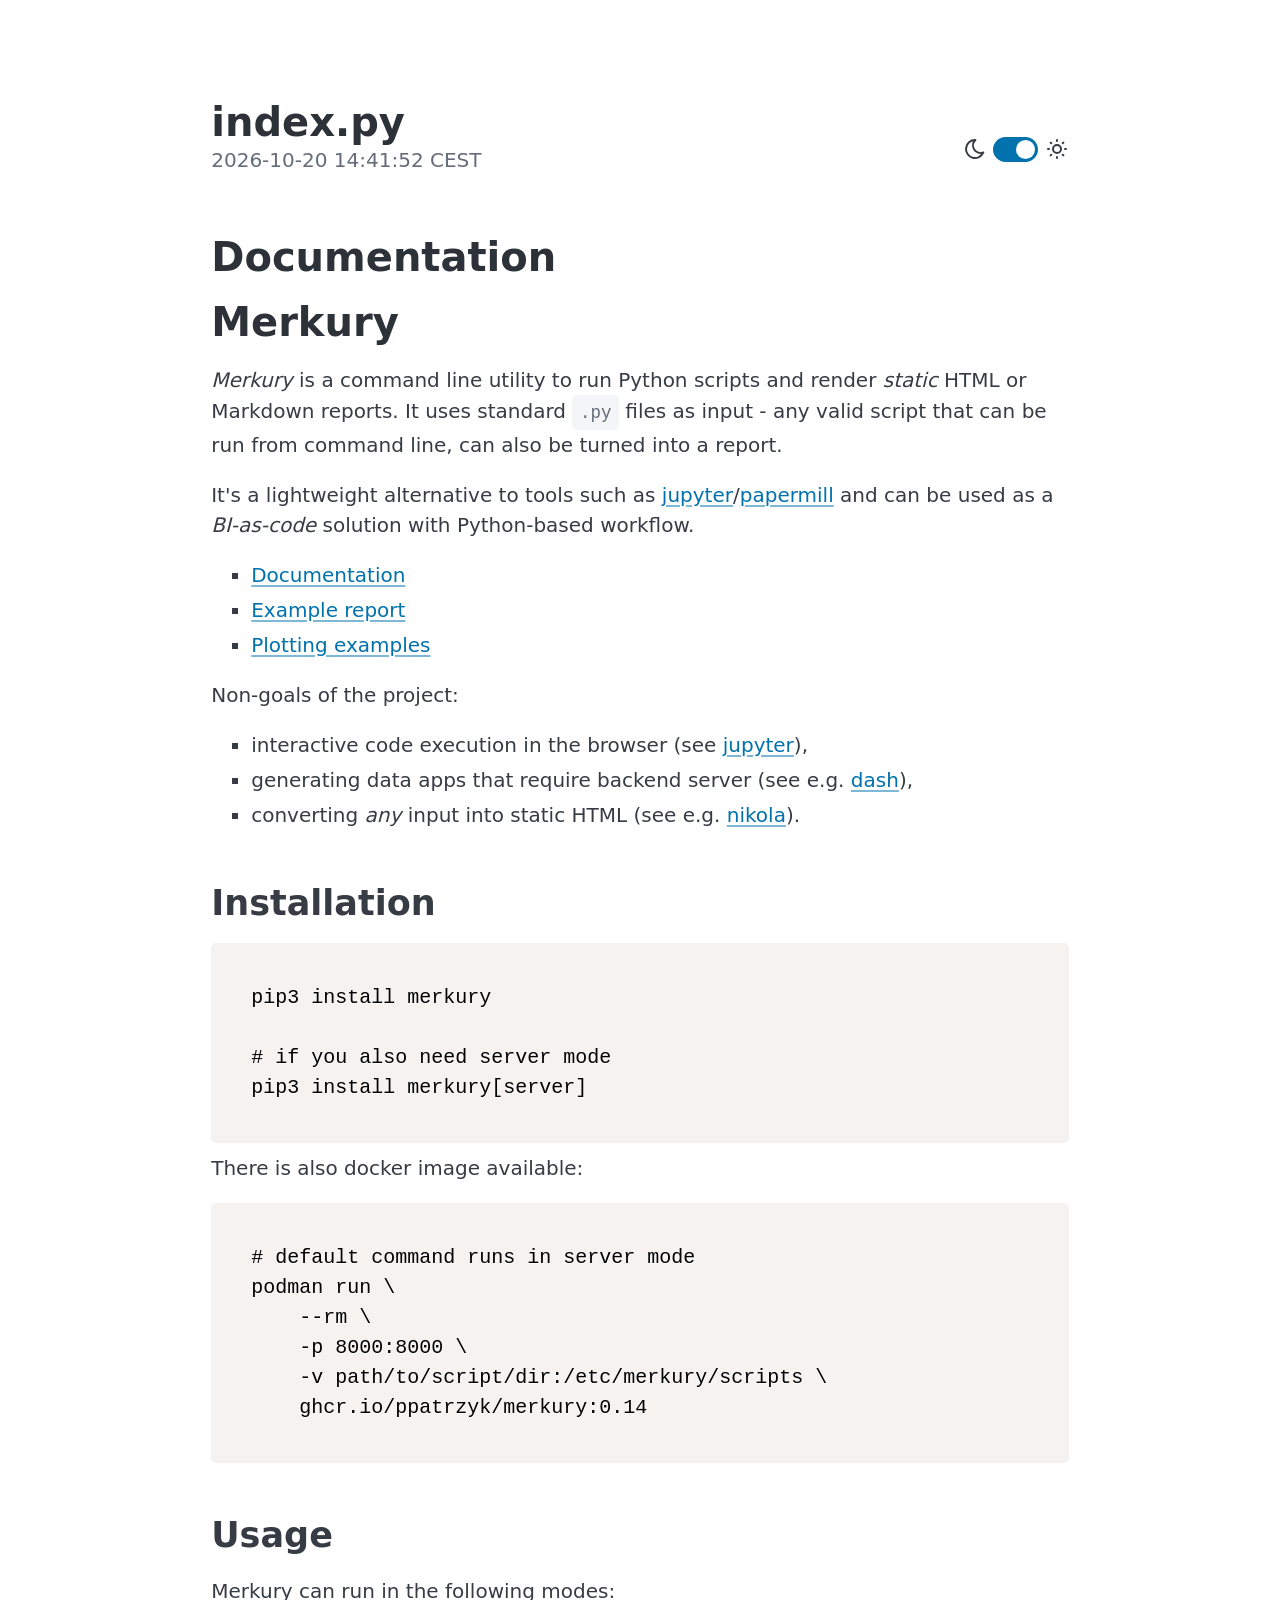
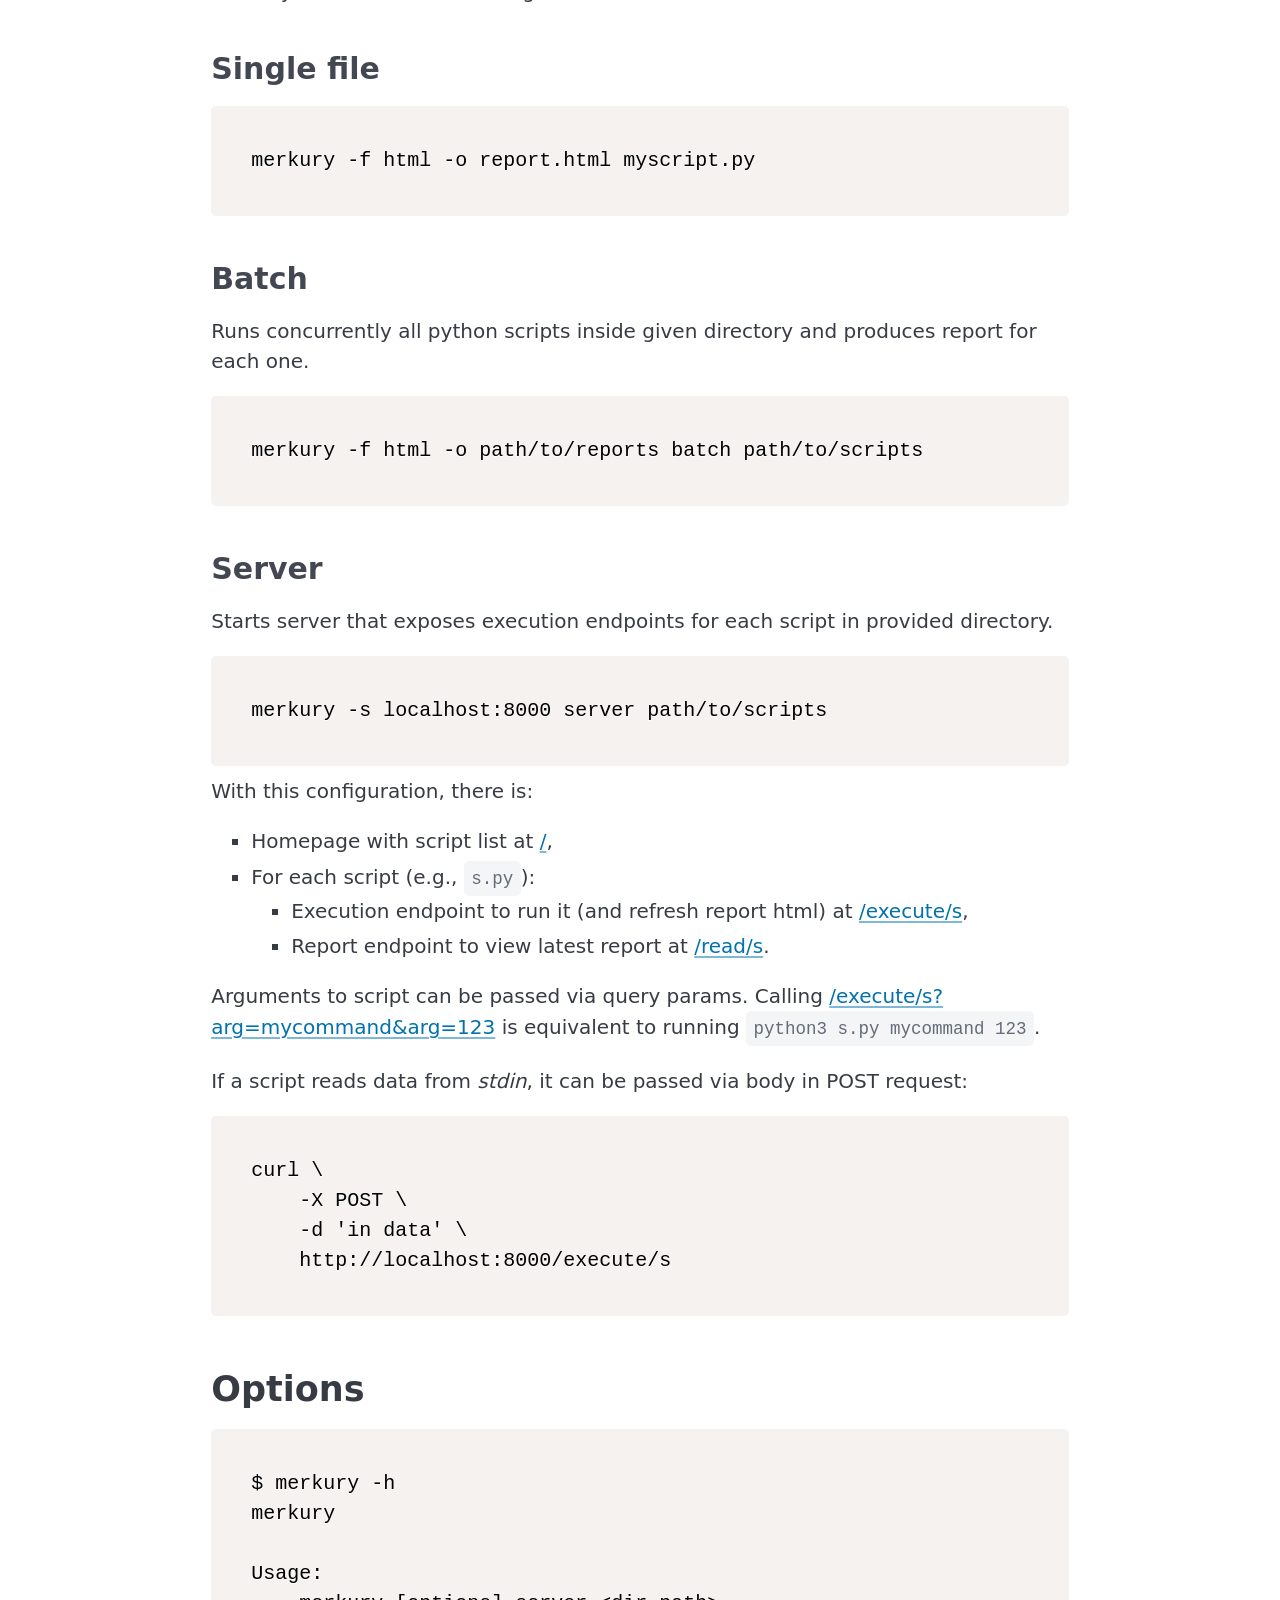
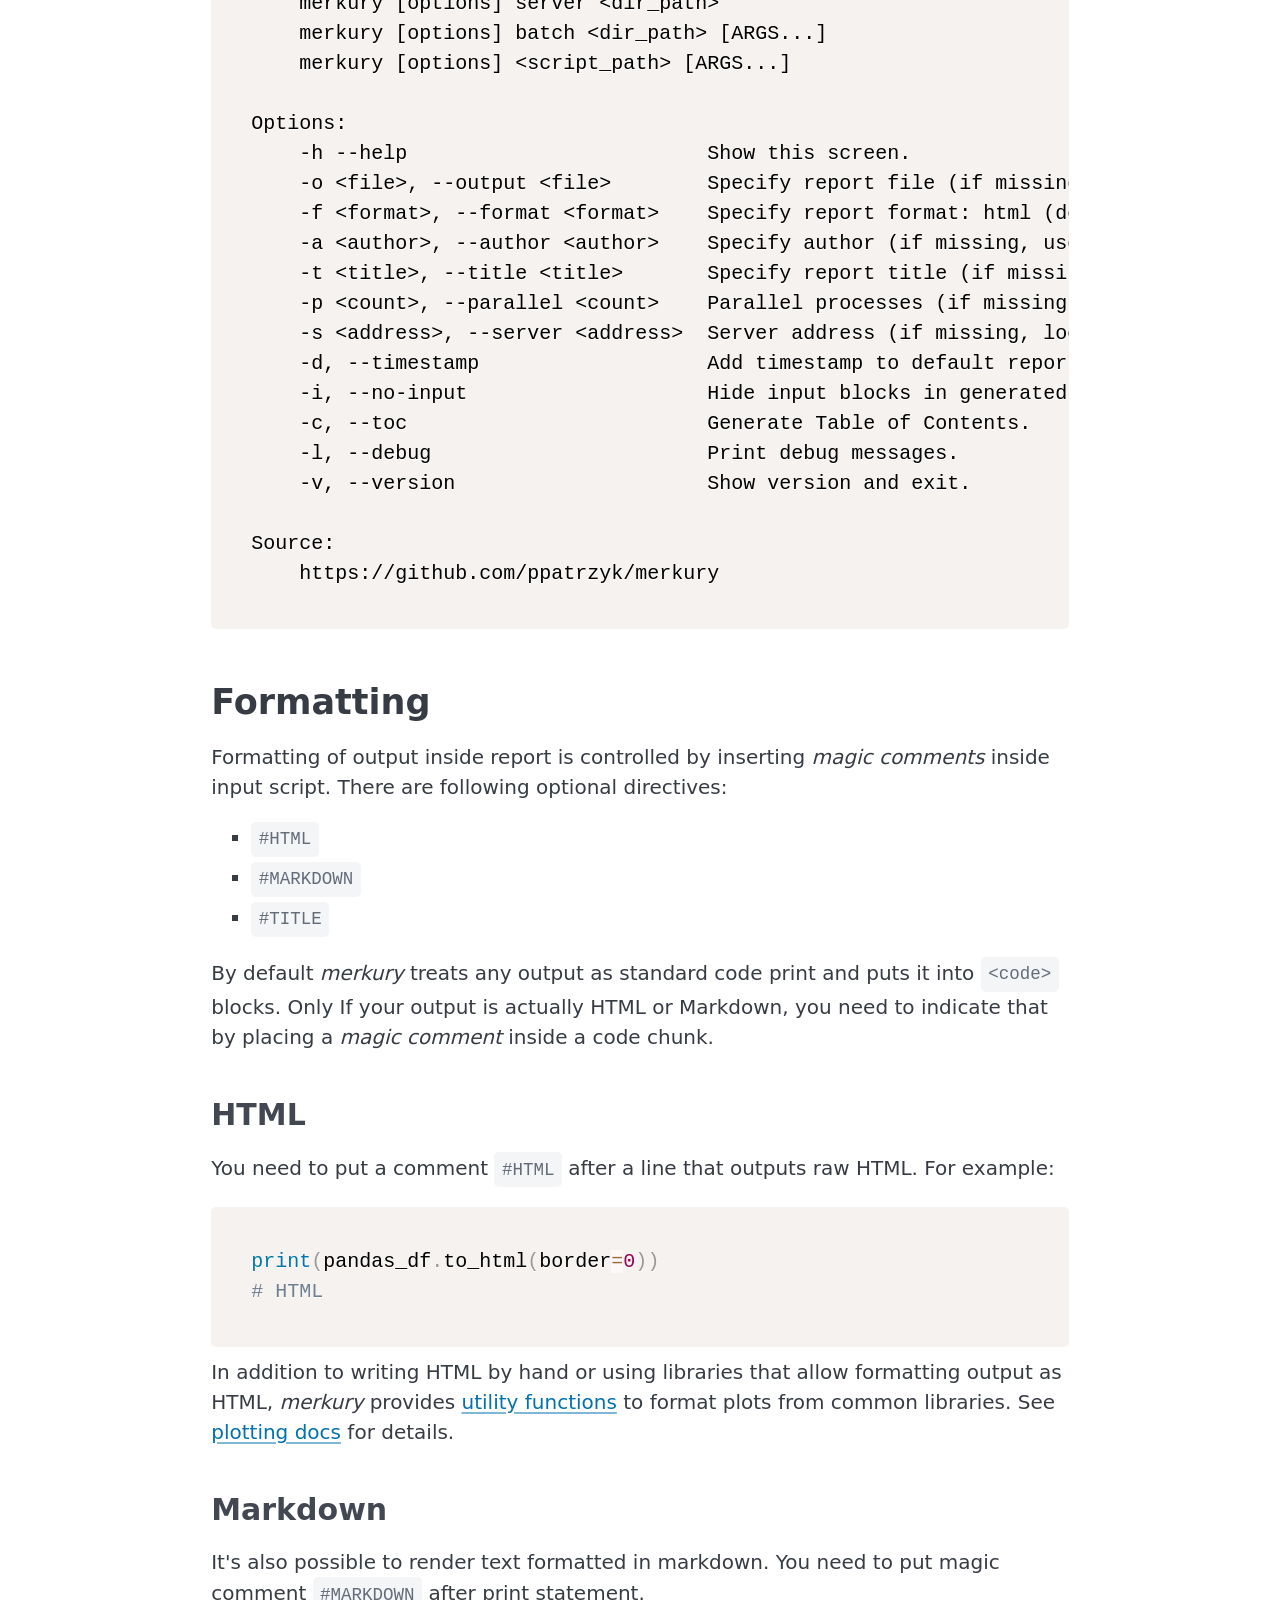
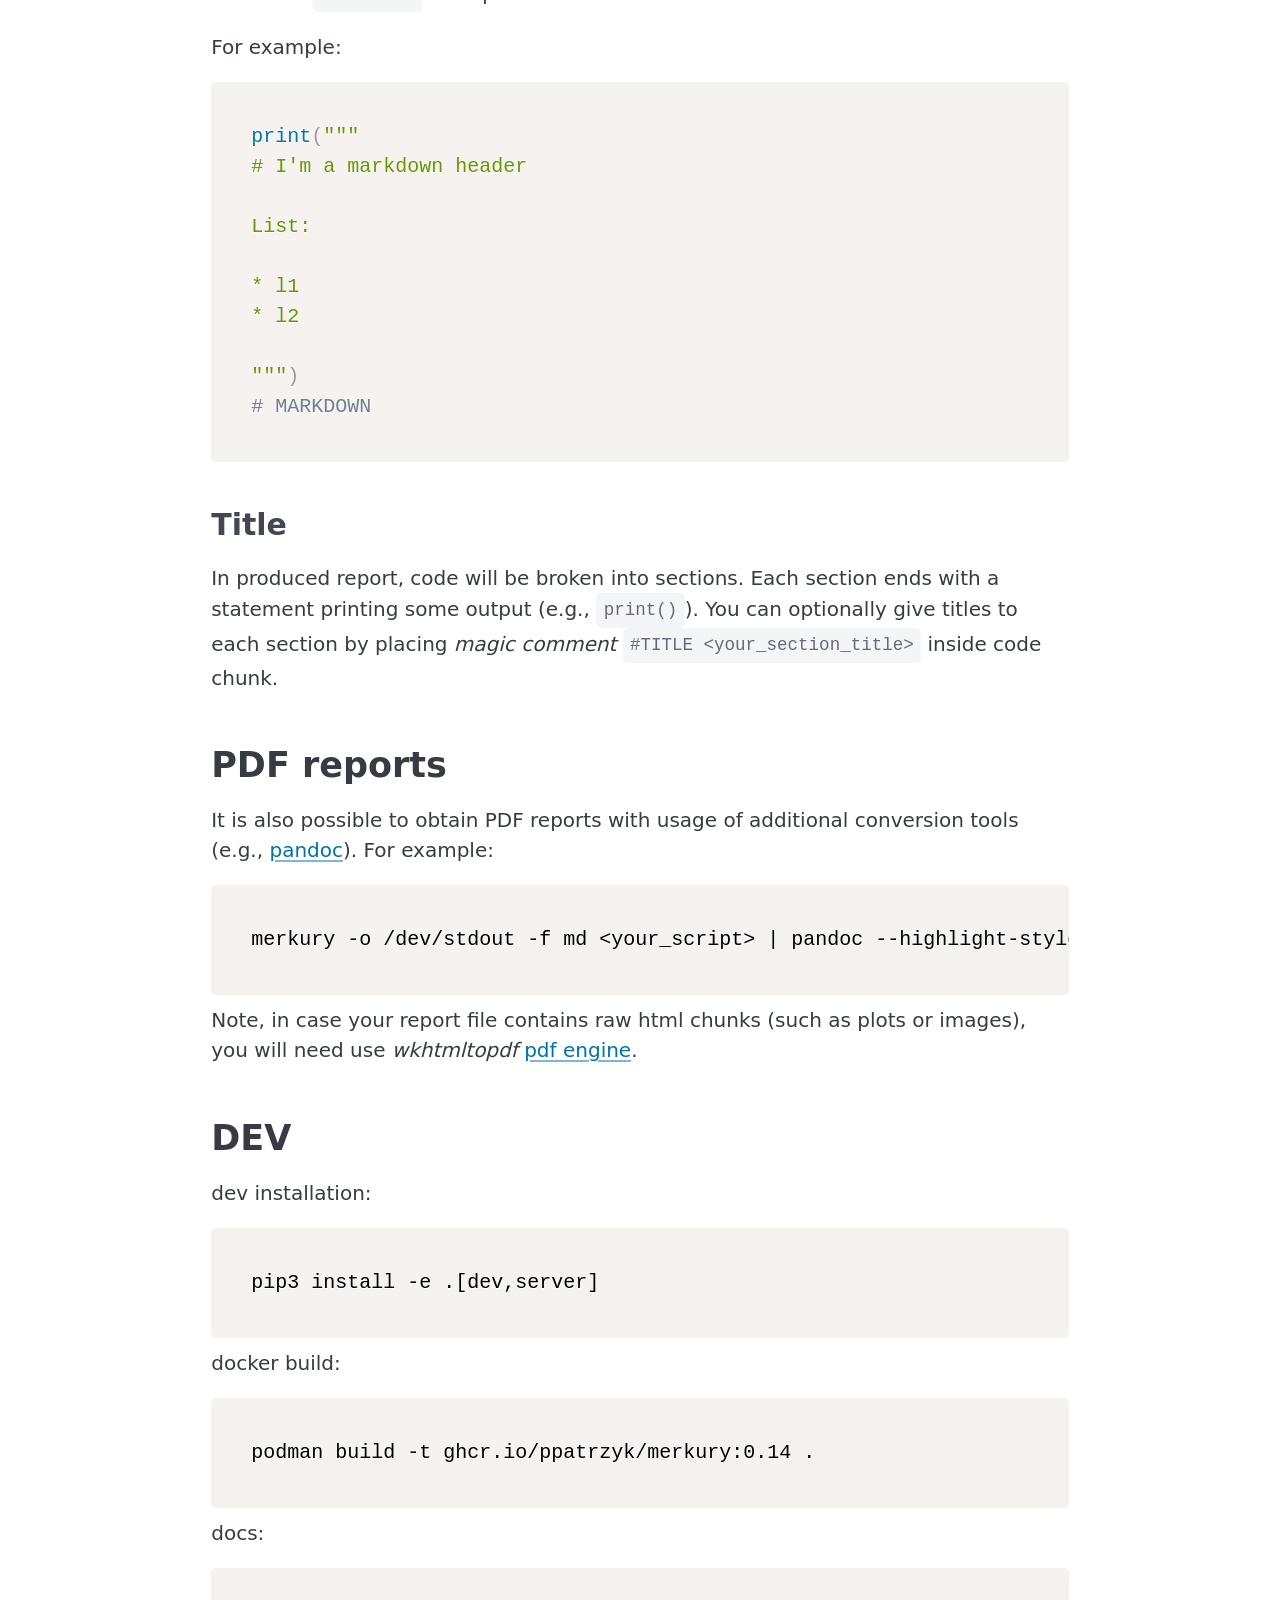
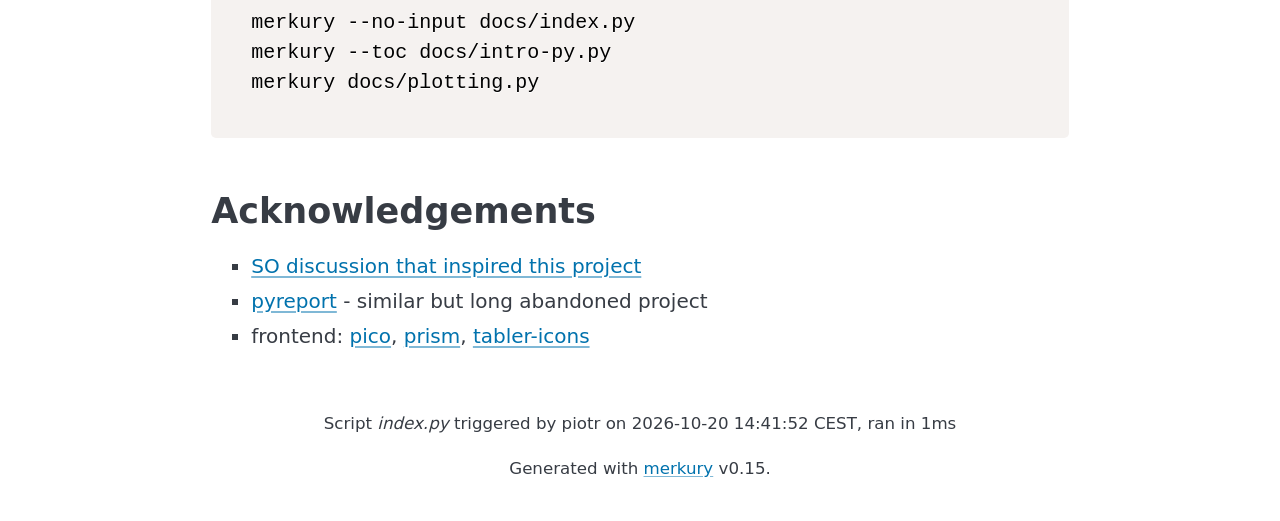
<file: docs/index.html>
<!DOCTYPE html>
<html lang="en" data-theme="light">
<head>
    <meta charset="UTF-8">
    <meta http-equiv="X-UA-Compatible" content="IE=edge">
    <meta name="viewport" content="width=device-width, initial-scale=1.0">
    <title>index.py
</title>
    <style>@charset "UTF-8";/*!
 * Pico CSS ✨ v2.1.1 (https://picocss.com)
 * Copyright 2019-2025 - Licensed under MIT
 */:host,:root{--pico-font-family-emoji:"Apple Color Emoji","Segoe UI Emoji","Segoe UI Symbol","Noto Color Emoji";--pico-font-family-sans-serif:system-ui,"Segoe UI",Roboto,Oxygen,Ubuntu,Cantarell,Helvetica,Arial,"Helvetica Neue",sans-serif,var(--pico-font-family-emoji);--pico-font-family-monospace:ui-monospace,SFMono-Regular,"SF Mono",Menlo,Consolas,"Liberation Mono",monospace,var(--pico-font-family-emoji);--pico-font-family:var(--pico-font-family-sans-serif);--pico-line-height:1.5;--pico-font-weight:400;--pico-font-size:100%;--pico-text-underline-offset:0.1rem;--pico-border-radius:0.25rem;--pico-border-width:0.0625rem;--pico-outline-width:0.125rem;--pico-transition:0.2s ease-in-out;--pico-spacing:1rem;--pico-typography-spacing-vertical:1rem;--pico-block-spacing-vertical:var(--pico-spacing);--pico-block-spacing-horizontal:var(--pico-spacing);--pico-grid-column-gap:var(--pico-spacing);--pico-grid-row-gap:var(--pico-spacing);--pico-form-element-spacing-vertical:0.75rem;--pico-form-element-spacing-horizontal:1rem;--pico-group-box-shadow:0 0 0 rgba(0, 0, 0, 0);--pico-group-box-shadow-focus-with-button:0 0 0 var(--pico-outline-width) var(--pico-primary-focus);--pico-group-box-shadow-focus-with-input:0 0 0 0.0625rem var(--pico-form-element-border-color);--pico-modal-overlay-backdrop-filter:blur(0.375rem);--pico-nav-element-spacing-vertical:1rem;--pico-nav-element-spacing-horizontal:0.5rem;--pico-nav-link-spacing-vertical:0.5rem;--pico-nav-link-spacing-horizontal:0.5rem;--pico-nav-breadcrumb-divider:">";--pico-icon-checkbox:url("data:image/svg+xml,%3Csvg xmlns='http://www.w3.org/2000/svg' width='24' height='24' viewBox='0 0 24 24' fill='none' stroke='rgb(255, 255, 255)' stroke-width='4' stroke-linecap='round' stroke-linejoin='round'%3E%3Cpolyline points='20 6 9 17 4 12'%3E%3C/polyline%3E%3C/svg%3E");--pico-icon-minus:url("data:image/svg+xml,%3Csvg xmlns='http://www.w3.org/2000/svg' width='24' height='24' viewBox='0 0 24 24' fill='none' stroke='rgb(255, 255, 255)' stroke-width='4' stroke-linecap='round' stroke-linejoin='round'%3E%3Cline x1='5' y1='12' x2='19' y2='12'%3E%3C/line%3E%3C/svg%3E");--pico-icon-chevron:url("data:image/svg+xml,%3Csvg xmlns='http://www.w3.org/2000/svg' width='24' height='24' viewBox='0 0 24 24' fill='none' stroke='rgb(136, 145, 164)' stroke-width='2' stroke-linecap='round' stroke-linejoin='round'%3E%3Cpolyline points='6 9 12 15 18 9'%3E%3C/polyline%3E%3C/svg%3E");--pico-icon-date:url("data:image/svg+xml,%3Csvg xmlns='http://www.w3.org/2000/svg' width='24' height='24' viewBox='0 0 24 24' fill='none' stroke='rgb(136, 145, 164)' stroke-width='2' stroke-linecap='round' stroke-linejoin='round'%3E%3Crect x='3' y='4' width='18' height='18' rx='2' ry='2'%3E%3C/rect%3E%3Cline x1='16' y1='2' x2='16' y2='6'%3E%3C/line%3E%3Cline x1='8' y1='2' x2='8' y2='6'%3E%3C/line%3E%3Cline x1='3' y1='10' x2='21' y2='10'%3E%3C/line%3E%3C/svg%3E");--pico-icon-time:url("data:image/svg+xml,%3Csvg xmlns='http://www.w3.org/2000/svg' width='24' height='24' viewBox='0 0 24 24' fill='none' stroke='rgb(136, 145, 164)' stroke-width='2' stroke-linecap='round' stroke-linejoin='round'%3E%3Ccircle cx='12' cy='12' r='10'%3E%3C/circle%3E%3Cpolyline points='12 6 12 12 16 14'%3E%3C/polyline%3E%3C/svg%3E");--pico-icon-search:url("data:image/svg+xml,%3Csvg xmlns='http://www.w3.org/2000/svg' width='24' height='24' viewBox='0 0 24 24' fill='none' stroke='rgb(136, 145, 164)' stroke-width='1.5' stroke-linecap='round' stroke-linejoin='round'%3E%3Ccircle cx='11' cy='11' r='8'%3E%3C/circle%3E%3Cline x1='21' y1='21' x2='16.65' y2='16.65'%3E%3C/line%3E%3C/svg%3E");--pico-icon-close:url("data:image/svg+xml,%3Csvg xmlns='http://www.w3.org/2000/svg' width='24' height='24' viewBox='0 0 24 24' fill='none' stroke='rgb(136, 145, 164)' stroke-width='3' stroke-linecap='round' stroke-linejoin='round'%3E%3Cline x1='18' y1='6' x2='6' y2='18'%3E%3C/line%3E%3Cline x1='6' y1='6' x2='18' y2='18'%3E%3C/line%3E%3C/svg%3E");--pico-icon-loading:url("data:image/svg+xml,%3Csvg fill='none' height='24' width='24' viewBox='0 0 24 24' xmlns='http://www.w3.org/2000/svg' %3E%3Cstyle%3E g %7B animation: rotate 2s linear infinite; transform-origin: center center; %7D circle %7B stroke-dasharray: 75,100; stroke-dashoffset: -5; animation: dash 1.5s ease-in-out infinite; stroke-linecap: round; %7D @keyframes rotate %7B 0%25 %7B transform: rotate(0deg); %7D 100%25 %7B transform: rotate(360deg); %7D %7D @keyframes dash %7B 0%25 %7B stroke-dasharray: 1,100; stroke-dashoffset: 0; %7D 50%25 %7B stroke-dasharray: 44.5,100; stroke-dashoffset: -17.5; %7D 100%25 %7B stroke-dasharray: 44.5,100; stroke-dashoffset: -62; %7D %7D %3C/style%3E%3Cg%3E%3Ccircle cx='12' cy='12' r='10' fill='none' stroke='rgb(136, 145, 164)' stroke-width='4' /%3E%3C/g%3E%3C/svg%3E")}@media (min-width:576px){:host,:root{--pico-font-size:106.25%}}@media (min-width:768px){:host,:root{--pico-font-size:112.5%}}@media (min-width:1024px){:host,:root{--pico-font-size:118.75%}}@media (min-width:1280px){:host,:root{--pico-font-size:125%}}@media (min-width:1536px){:host,:root{--pico-font-size:131.25%}}a{--pico-text-decoration:underline}a.contrast,a.secondary{--pico-text-decoration:underline}small{--pico-font-size:0.875em}h1,h2,h3,h4,h5,h6{--pico-font-weight:700}h1{--pico-font-size:2rem;--pico-line-height:1.125;--pico-typography-spacing-top:3rem}h2{--pico-font-size:1.75rem;--pico-line-height:1.15;--pico-typography-spacing-top:2.625rem}h3{--pico-font-size:1.5rem;--pico-line-height:1.175;--pico-typography-spacing-top:2.25rem}h4{--pico-font-size:1.25rem;--pico-line-height:1.2;--pico-typography-spacing-top:1.874rem}h5{--pico-font-size:1.125rem;--pico-line-height:1.225;--pico-typography-spacing-top:1.6875rem}h6{--pico-font-size:1rem;--pico-line-height:1.25;--pico-typography-spacing-top:1.5rem}tfoot td,tfoot th,thead td,thead th{--pico-font-weight:600;--pico-border-width:0.1875rem}code,kbd,pre,samp{--pico-font-family:var(--pico-font-family-monospace)}kbd{--pico-font-weight:bolder}:where(select,textarea),input:not([type=submit],[type=button],[type=reset],[type=checkbox],[type=radio],[type=file]){--pico-outline-width:0.0625rem}[type=search]{--pico-border-radius:5rem}[type=checkbox],[type=radio]{--pico-border-width:0.125rem}[type=checkbox][role=switch]{--pico-border-width:0.1875rem}details.dropdown summary:not([role=button]){--pico-outline-width:0.0625rem}nav details.dropdown summary:focus-visible{--pico-outline-width:0.125rem}[role=search]{--pico-border-radius:5rem}[role=group]:has(button.secondary:focus,[type=submit].secondary:focus,[type=button].secondary:focus,[role=button].secondary:focus),[role=search]:has(button.secondary:focus,[type=submit].secondary:focus,[type=button].secondary:focus,[role=button].secondary:focus){--pico-group-box-shadow-focus-with-button:0 0 0 var(--pico-outline-width) var(--pico-secondary-focus)}[role=group]:has(button.contrast:focus,[type=submit].contrast:focus,[type=button].contrast:focus,[role=button].contrast:focus),[role=search]:has(button.contrast:focus,[type=submit].contrast:focus,[type=button].contrast:focus,[role=button].contrast:focus){--pico-group-box-shadow-focus-with-button:0 0 0 var(--pico-outline-width) var(--pico-contrast-focus)}[role=group] [role=button],[role=group] [type=button],[role=group] [type=submit],[role=group] button,[role=search] [role=button],[role=search] [type=button],[role=search] [type=submit],[role=search] button{--pico-form-element-spacing-horizontal:2rem}details summary[role=button]:not(.outline)::after{filter:brightness(0) invert(1)}[aria-busy=true]:not(input,select,textarea):is(button,[type=submit],[type=button],[type=reset],[role=button]):not(.outline)::before{filter:brightness(0) invert(1)}:host(:not([data-theme=dark])),:root:not([data-theme=dark]),[data-theme=light]{color-scheme:light;--pico-background-color:#fff;--pico-color:#373c44;--pico-text-selection-color:rgba(2, 154, 232, 0.25);--pico-muted-color:#646b79;--pico-muted-border-color:rgb(231, 234, 239.5);--pico-primary:#0172ad;--pico-primary-background:#0172ad;--pico-primary-border:var(--pico-primary-background);--pico-primary-underline:rgba(1, 114, 173, 0.5);--pico-primary-hover:#015887;--pico-primary-hover-background:#02659a;--pico-primary-hover-border:var(--pico-primary-hover-background);--pico-primary-hover-underline:var(--pico-primary-hover);--pico-primary-focus:rgba(2, 154, 232, 0.5);--pico-primary-inverse:#fff;--pico-secondary:#5d6b89;--pico-secondary-background:#525f7a;--pico-secondary-border:var(--pico-secondary-background);--pico-secondary-underline:rgba(93, 107, 137, 0.5);--pico-secondary-hover:#48536b;--pico-secondary-hover-background:#48536b;--pico-secondary-hover-border:var(--pico-secondary-hover-background);--pico-secondary-hover-underline:var(--pico-secondary-hover);--pico-secondary-focus:rgba(93, 107, 137, 0.25);--pico-secondary-inverse:#fff;--pico-contrast:#181c25;--pico-contrast-background:#181c25;--pico-contrast-border:var(--pico-contrast-background);--pico-contrast-underline:rgba(24, 28, 37, 0.5);--pico-contrast-hover:#000;--pico-contrast-hover-background:#000;--pico-contrast-hover-border:var(--pico-contrast-hover-background);--pico-contrast-hover-underline:var(--pico-secondary-hover);--pico-contrast-focus:rgba(93, 107, 137, 0.25);--pico-contrast-inverse:#fff;--pico-box-shadow:0.0145rem 0.029rem 0.174rem rgba(129, 145, 181, 0.01698),0.0335rem 0.067rem 0.402rem rgba(129, 145, 181, 0.024),0.0625rem 0.125rem 0.75rem rgba(129, 145, 181, 0.03),0.1125rem 0.225rem 1.35rem rgba(129, 145, 181, 0.036),0.2085rem 0.417rem 2.502rem rgba(129, 145, 181, 0.04302),0.5rem 1rem 6rem rgba(129, 145, 181, 0.06),0 0 0 0.0625rem rgba(129, 145, 181, 0.015);--pico-h1-color:#2d3138;--pico-h2-color:#373c44;--pico-h3-color:#424751;--pico-h4-color:#4d535e;--pico-h5-color:#5c6370;--pico-h6-color:#646b79;--pico-mark-background-color:rgb(252.5, 230.5, 191.5);--pico-mark-color:#0f1114;--pico-ins-color:rgb(28.5, 105.5, 84);--pico-del-color:rgb(136, 56.5, 53);--pico-blockquote-border-color:var(--pico-muted-border-color);--pico-blockquote-footer-color:var(--pico-muted-color);--pico-button-box-shadow:0 0 0 rgba(0, 0, 0, 0);--pico-button-hover-box-shadow:0 0 0 rgba(0, 0, 0, 0);--pico-table-border-color:var(--pico-muted-border-color);--pico-table-row-stripped-background-color:rgba(111, 120, 135, 0.0375);--pico-code-background-color:rgb(243, 244.5, 246.75);--pico-code-color:#646b79;--pico-code-kbd-background-color:var(--pico-color);--pico-code-kbd-color:var(--pico-background-color);--pico-form-element-background-color:rgb(251, 251.5, 252.25);--pico-form-element-selected-background-color:#dfe3eb;--pico-form-element-border-color:#cfd5e2;--pico-form-element-color:#23262c;--pico-form-element-placeholder-color:var(--pico-muted-color);--pico-form-element-active-background-color:#fff;--pico-form-element-active-border-color:var(--pico-primary-border);--pico-form-element-focus-color:var(--pico-primary-border);--pico-form-element-disabled-opacity:0.5;--pico-form-element-invalid-border-color:rgb(183.5, 105.5, 106.5);--pico-form-element-invalid-active-border-color:rgb(200.25, 79.25, 72.25);--pico-form-element-invalid-focus-color:var(--pico-form-element-invalid-active-border-color);--pico-form-element-valid-border-color:rgb(76, 154.5, 137.5);--pico-form-element-valid-active-border-color:rgb(39, 152.75, 118.75);--pico-form-element-valid-focus-color:var(--pico-form-element-valid-active-border-color);--pico-switch-background-color:#bfc7d9;--pico-switch-checked-background-color:var(--pico-primary-background);--pico-switch-color:#fff;--pico-switch-thumb-box-shadow:0 0 0 rgba(0, 0, 0, 0);--pico-range-border-color:#dfe3eb;--pico-range-active-border-color:#bfc7d9;--pico-range-thumb-border-color:var(--pico-background-color);--pico-range-thumb-color:var(--pico-secondary-background);--pico-range-thumb-active-color:var(--pico-primary-background);--pico-accordion-border-color:var(--pico-muted-border-color);--pico-accordion-active-summary-color:var(--pico-primary-hover);--pico-accordion-close-summary-color:var(--pico-color);--pico-accordion-open-summary-color:var(--pico-muted-color);--pico-card-background-color:var(--pico-background-color);--pico-card-border-color:var(--pico-muted-border-color);--pico-card-box-shadow:var(--pico-box-shadow);--pico-card-sectioning-background-color:rgb(251, 251.5, 252.25);--pico-dropdown-background-color:#fff;--pico-dropdown-border-color:#eff1f4;--pico-dropdown-box-shadow:var(--pico-box-shadow);--pico-dropdown-color:var(--pico-color);--pico-dropdown-hover-background-color:#eff1f4;--pico-loading-spinner-opacity:0.5;--pico-modal-overlay-background-color:rgba(232, 234, 237, 0.75);--pico-progress-background-color:#dfe3eb;--pico-progress-color:var(--pico-primary-background);--pico-tooltip-background-color:var(--pico-contrast-background);--pico-tooltip-color:var(--pico-contrast-inverse);--pico-icon-valid:url("data:image/svg+xml,%3Csvg xmlns='http://www.w3.org/2000/svg' width='24' height='24' viewBox='0 0 24 24' fill='none' stroke='rgb(76, 154.5, 137.5)' stroke-width='2' stroke-linecap='round' stroke-linejoin='round'%3E%3Cpolyline points='20 6 9 17 4 12'%3E%3C/polyline%3E%3C/svg%3E");--pico-icon-invalid:url("data:image/svg+xml,%3Csvg xmlns='http://www.w3.org/2000/svg' width='24' height='24' viewBox='0 0 24 24' fill='none' stroke='rgb(200.25, 79.25, 72.25)' stroke-width='2' stroke-linecap='round' stroke-linejoin='round'%3E%3Ccircle cx='12' cy='12' r='10'%3E%3C/circle%3E%3Cline x1='12' y1='8' x2='12' y2='12'%3E%3C/line%3E%3Cline x1='12' y1='16' x2='12.01' y2='16'%3E%3C/line%3E%3C/svg%3E")}:host(:not([data-theme=dark])) input:is([type=submit],[type=button],[type=reset],[type=checkbox],[type=radio],[type=file]),:root:not([data-theme=dark]) input:is([type=submit],[type=button],[type=reset],[type=checkbox],[type=radio],[type=file]),[data-theme=light] input:is([type=submit],[type=button],[type=reset],[type=checkbox],[type=radio],[type=file]){--pico-form-element-focus-color:var(--pico-primary-focus)}@media only screen and (prefers-color-scheme:dark){:host(:not([data-theme])),:root:not([data-theme]){color-scheme:dark;--pico-background-color:rgb(19, 22.5, 30.5);--pico-color:#c2c7d0;--pico-text-selection-color:rgba(1, 170, 255, 0.1875);--pico-muted-color:#7b8495;--pico-muted-border-color:#202632;--pico-primary:#01aaff;--pico-primary-background:#0172ad;--pico-primary-border:var(--pico-primary-background);--pico-primary-underline:rgba(1, 170, 255, 0.5);--pico-primary-hover:#79c0ff;--pico-primary-hover-background:#017fc0;--pico-primary-hover-border:var(--pico-primary-hover-background);--pico-primary-hover-underline:var(--pico-primary-hover);--pico-primary-focus:rgba(1, 170, 255, 0.375);--pico-primary-inverse:#fff;--pico-secondary:#969eaf;--pico-secondary-background:#525f7a;--pico-secondary-border:var(--pico-secondary-background);--pico-secondary-underline:rgba(150, 158, 175, 0.5);--pico-secondary-hover:#b3b9c5;--pico-secondary-hover-background:#5d6b89;--pico-secondary-hover-border:var(--pico-secondary-hover-background);--pico-secondary-hover-underline:var(--pico-secondary-hover);--pico-secondary-focus:rgba(144, 158, 190, 0.25);--pico-secondary-inverse:#fff;--pico-contrast:#dfe3eb;--pico-contrast-background:#eff1f4;--pico-contrast-border:var(--pico-contrast-background);--pico-contrast-underline:rgba(223, 227, 235, 0.5);--pico-contrast-hover:#fff;--pico-contrast-hover-background:#fff;--pico-contrast-hover-border:var(--pico-contrast-hover-background);--pico-contrast-hover-underline:var(--pico-contrast-hover);--pico-contrast-focus:rgba(207, 213, 226, 0.25);--pico-contrast-inverse:#000;--pico-box-shadow:0.0145rem 0.029rem 0.174rem rgba(7, 8.5, 12, 0.01698),0.0335rem 0.067rem 0.402rem rgba(7, 8.5, 12, 0.024),0.0625rem 0.125rem 0.75rem rgba(7, 8.5, 12, 0.03),0.1125rem 0.225rem 1.35rem rgba(7, 8.5, 12, 0.036),0.2085rem 0.417rem 2.502rem rgba(7, 8.5, 12, 0.04302),0.5rem 1rem 6rem rgba(7, 8.5, 12, 0.06),0 0 0 0.0625rem rgba(7, 8.5, 12, 0.015);--pico-h1-color:#f0f1f3;--pico-h2-color:#e0e3e7;--pico-h3-color:#c2c7d0;--pico-h4-color:#b3b9c5;--pico-h5-color:#a4acba;--pico-h6-color:#8891a4;--pico-mark-background-color:#014063;--pico-mark-color:#fff;--pico-ins-color:#62af9a;--pico-del-color:rgb(205.5, 126, 123);--pico-blockquote-border-color:var(--pico-muted-border-color);--pico-blockquote-footer-color:var(--pico-muted-color);--pico-button-box-shadow:0 0 0 rgba(0, 0, 0, 0);--pico-button-hover-box-shadow:0 0 0 rgba(0, 0, 0, 0);--pico-table-border-color:var(--pico-muted-border-color);--pico-table-row-stripped-background-color:rgba(111, 120, 135, 0.0375);--pico-code-background-color:rgb(26, 30.5, 40.25);--pico-code-color:#8891a4;--pico-code-kbd-background-color:var(--pico-color);--pico-code-kbd-color:var(--pico-background-color);--pico-form-element-background-color:rgb(28, 33, 43.5);--pico-form-element-selected-background-color:#2a3140;--pico-form-element-border-color:#2a3140;--pico-form-element-color:#e0e3e7;--pico-form-element-placeholder-color:#8891a4;--pico-form-element-active-background-color:rgb(26, 30.5, 40.25);--pico-form-element-active-border-color:var(--pico-primary-border);--pico-form-element-focus-color:var(--pico-primary-border);--pico-form-element-disabled-opacity:0.5;--pico-form-element-invalid-border-color:rgb(149.5, 74, 80);--pico-form-element-invalid-active-border-color:rgb(183.25, 63.5, 59);--pico-form-element-invalid-focus-color:var(--pico-form-element-invalid-active-border-color);--pico-form-element-valid-border-color:#2a7b6f;--pico-form-element-valid-active-border-color:rgb(22, 137, 105.5);--pico-form-element-valid-focus-color:var(--pico-form-element-valid-active-border-color);--pico-switch-background-color:#333c4e;--pico-switch-checked-background-color:var(--pico-primary-background);--pico-switch-color:#fff;--pico-switch-thumb-box-shadow:0 0 0 rgba(0, 0, 0, 0);--pico-range-border-color:#202632;--pico-range-active-border-color:#2a3140;--pico-range-thumb-border-color:var(--pico-background-color);--pico-range-thumb-color:var(--pico-secondary-background);--pico-range-thumb-active-color:var(--pico-primary-background);--pico-accordion-border-color:var(--pico-muted-border-color);--pico-accordion-active-summary-color:var(--pico-primary-hover);--pico-accordion-close-summary-color:var(--pico-color);--pico-accordion-open-summary-color:var(--pico-muted-color);--pico-card-background-color:#181c25;--pico-card-border-color:var(--pico-card-background-color);--pico-card-box-shadow:var(--pico-box-shadow);--pico-card-sectioning-background-color:rgb(26, 30.5, 40.25);--pico-dropdown-background-color:#181c25;--pico-dropdown-border-color:#202632;--pico-dropdown-box-shadow:var(--pico-box-shadow);--pico-dropdown-color:var(--pico-color);--pico-dropdown-hover-background-color:#202632;--pico-loading-spinner-opacity:0.5;--pico-modal-overlay-background-color:rgba(7.5, 8.5, 10, 0.75);--pico-progress-background-color:#202632;--pico-progress-color:var(--pico-primary-background);--pico-tooltip-background-color:var(--pico-contrast-background);--pico-tooltip-color:var(--pico-contrast-inverse);--pico-icon-valid:url("data:image/svg+xml,%3Csvg xmlns='http://www.w3.org/2000/svg' width='24' height='24' viewBox='0 0 24 24' fill='none' stroke='rgb(42, 123, 111)' stroke-width='2' stroke-linecap='round' stroke-linejoin='round'%3E%3Cpolyline points='20 6 9 17 4 12'%3E%3C/polyline%3E%3C/svg%3E");--pico-icon-invalid:url("data:image/svg+xml,%3Csvg xmlns='http://www.w3.org/2000/svg' width='24' height='24' viewBox='0 0 24 24' fill='none' stroke='rgb(149.5, 74, 80)' stroke-width='2' stroke-linecap='round' stroke-linejoin='round'%3E%3Ccircle cx='12' cy='12' r='10'%3E%3C/circle%3E%3Cline x1='12' y1='8' x2='12' y2='12'%3E%3C/line%3E%3Cline x1='12' y1='16' x2='12.01' y2='16'%3E%3C/line%3E%3C/svg%3E")}:host(:not([data-theme])) input:is([type=submit],[type=button],[type=reset],[type=checkbox],[type=radio],[type=file]),:root:not([data-theme]) input:is([type=submit],[type=button],[type=reset],[type=checkbox],[type=radio],[type=file]){--pico-form-element-focus-color:var(--pico-primary-focus)}:host(:not([data-theme])) details summary[role=button].contrast:not(.outline)::after,:root:not([data-theme]) details summary[role=button].contrast:not(.outline)::after{filter:brightness(0)}:host(:not([data-theme])) [aria-busy=true]:not(input,select,textarea).contrast:is(button,[type=submit],[type=button],[type=reset],[role=button]):not(.outline)::before,:root:not([data-theme]) [aria-busy=true]:not(input,select,textarea).contrast:is(button,[type=submit],[type=button],[type=reset],[role=button]):not(.outline)::before{filter:brightness(0)}}[data-theme=dark]{color-scheme:dark;--pico-background-color:rgb(19, 22.5, 30.5);--pico-color:#c2c7d0;--pico-text-selection-color:rgba(1, 170, 255, 0.1875);--pico-muted-color:#7b8495;--pico-muted-border-color:#202632;--pico-primary:#01aaff;--pico-primary-background:#0172ad;--pico-primary-border:var(--pico-primary-background);--pico-primary-underline:rgba(1, 170, 255, 0.5);--pico-primary-hover:#79c0ff;--pico-primary-hover-background:#017fc0;--pico-primary-hover-border:var(--pico-primary-hover-background);--pico-primary-hover-underline:var(--pico-primary-hover);--pico-primary-focus:rgba(1, 170, 255, 0.375);--pico-primary-inverse:#fff;--pico-secondary:#969eaf;--pico-secondary-background:#525f7a;--pico-secondary-border:var(--pico-secondary-background);--pico-secondary-underline:rgba(150, 158, 175, 0.5);--pico-secondary-hover:#b3b9c5;--pico-secondary-hover-background:#5d6b89;--pico-secondary-hover-border:var(--pico-secondary-hover-background);--pico-secondary-hover-underline:var(--pico-secondary-hover);--pico-secondary-focus:rgba(144, 158, 190, 0.25);--pico-secondary-inverse:#fff;--pico-contrast:#dfe3eb;--pico-contrast-background:#eff1f4;--pico-contrast-border:var(--pico-contrast-background);--pico-contrast-underline:rgba(223, 227, 235, 0.5);--pico-contrast-hover:#fff;--pico-contrast-hover-background:#fff;--pico-contrast-hover-border:var(--pico-contrast-hover-background);--pico-contrast-hover-underline:var(--pico-contrast-hover);--pico-contrast-focus:rgba(207, 213, 226, 0.25);--pico-contrast-inverse:#000;--pico-box-shadow:0.0145rem 0.029rem 0.174rem rgba(7, 8.5, 12, 0.01698),0.0335rem 0.067rem 0.402rem rgba(7, 8.5, 12, 0.024),0.0625rem 0.125rem 0.75rem rgba(7, 8.5, 12, 0.03),0.1125rem 0.225rem 1.35rem rgba(7, 8.5, 12, 0.036),0.2085rem 0.417rem 2.502rem rgba(7, 8.5, 12, 0.04302),0.5rem 1rem 6rem rgba(7, 8.5, 12, 0.06),0 0 0 0.0625rem rgba(7, 8.5, 12, 0.015);--pico-h1-color:#f0f1f3;--pico-h2-color:#e0e3e7;--pico-h3-color:#c2c7d0;--pico-h4-color:#b3b9c5;--pico-h5-color:#a4acba;--pico-h6-color:#8891a4;--pico-mark-background-color:#014063;--pico-mark-color:#fff;--pico-ins-color:#62af9a;--pico-del-color:rgb(205.5, 126, 123);--pico-blockquote-border-color:var(--pico-muted-border-color);--pico-blockquote-footer-color:var(--pico-muted-color);--pico-button-box-shadow:0 0 0 rgba(0, 0, 0, 0);--pico-button-hover-box-shadow:0 0 0 rgba(0, 0, 0, 0);--pico-table-border-color:var(--pico-muted-border-color);--pico-table-row-stripped-background-color:rgba(111, 120, 135, 0.0375);--pico-code-background-color:rgb(26, 30.5, 40.25);--pico-code-color:#8891a4;--pico-code-kbd-background-color:var(--pico-color);--pico-code-kbd-color:var(--pico-background-color);--pico-form-element-background-color:rgb(28, 33, 43.5);--pico-form-element-selected-background-color:#2a3140;--pico-form-element-border-color:#2a3140;--pico-form-element-color:#e0e3e7;--pico-form-element-placeholder-color:#8891a4;--pico-form-element-active-background-color:rgb(26, 30.5, 40.25);--pico-form-element-active-border-color:var(--pico-primary-border);--pico-form-element-focus-color:var(--pico-primary-border);--pico-form-element-disabled-opacity:0.5;--pico-form-element-invalid-border-color:rgb(149.5, 74, 80);--pico-form-element-invalid-active-border-color:rgb(183.25, 63.5, 59);--pico-form-element-invalid-focus-color:var(--pico-form-element-invalid-active-border-color);--pico-form-element-valid-border-color:#2a7b6f;--pico-form-element-valid-active-border-color:rgb(22, 137, 105.5);--pico-form-element-valid-focus-color:var(--pico-form-element-valid-active-border-color);--pico-switch-background-color:#333c4e;--pico-switch-checked-background-color:var(--pico-primary-background);--pico-switch-color:#fff;--pico-switch-thumb-box-shadow:0 0 0 rgba(0, 0, 0, 0);--pico-range-border-color:#202632;--pico-range-active-border-color:#2a3140;--pico-range-thumb-border-color:var(--pico-background-color);--pico-range-thumb-color:var(--pico-secondary-background);--pico-range-thumb-active-color:var(--pico-primary-background);--pico-accordion-border-color:var(--pico-muted-border-color);--pico-accordion-active-summary-color:var(--pico-primary-hover);--pico-accordion-close-summary-color:var(--pico-color);--pico-accordion-open-summary-color:var(--pico-muted-color);--pico-card-background-color:#181c25;--pico-card-border-color:var(--pico-card-background-color);--pico-card-box-shadow:var(--pico-box-shadow);--pico-card-sectioning-background-color:rgb(26, 30.5, 40.25);--pico-dropdown-background-color:#181c25;--pico-dropdown-border-color:#202632;--pico-dropdown-box-shadow:var(--pico-box-shadow);--pico-dropdown-color:var(--pico-color);--pico-dropdown-hover-background-color:#202632;--pico-loading-spinner-opacity:0.5;--pico-modal-overlay-background-color:rgba(7.5, 8.5, 10, 0.75);--pico-progress-background-color:#202632;--pico-progress-color:var(--pico-primary-background);--pico-tooltip-background-color:var(--pico-contrast-background);--pico-tooltip-color:var(--pico-contrast-inverse);--pico-icon-valid:url("data:image/svg+xml,%3Csvg xmlns='http://www.w3.org/2000/svg' width='24' height='24' viewBox='0 0 24 24' fill='none' stroke='rgb(42, 123, 111)' stroke-width='2' stroke-linecap='round' stroke-linejoin='round'%3E%3Cpolyline points='20 6 9 17 4 12'%3E%3C/polyline%3E%3C/svg%3E");--pico-icon-invalid:url("data:image/svg+xml,%3Csvg xmlns='http://www.w3.org/2000/svg' width='24' height='24' viewBox='0 0 24 24' fill='none' stroke='rgb(149.5, 74, 80)' stroke-width='2' stroke-linecap='round' stroke-linejoin='round'%3E%3Ccircle cx='12' cy='12' r='10'%3E%3C/circle%3E%3Cline x1='12' y1='8' x2='12' y2='12'%3E%3C/line%3E%3Cline x1='12' y1='16' x2='12.01' y2='16'%3E%3C/line%3E%3C/svg%3E")}[data-theme=dark] input:is([type=submit],[type=button],[type=reset],[type=checkbox],[type=radio],[type=file]){--pico-form-element-focus-color:var(--pico-primary-focus)}[data-theme=dark] details summary[role=button].contrast:not(.outline)::after{filter:brightness(0)}[data-theme=dark] [aria-busy=true]:not(input,select,textarea).contrast:is(button,[type=submit],[type=button],[type=reset],[role=button]):not(.outline)::before{filter:brightness(0)}[type=checkbox],[type=radio],[type=range],progress{accent-color:var(--pico-primary)}*,::after,::before{box-sizing:border-box;background-repeat:no-repeat}::after,::before{text-decoration:inherit;vertical-align:inherit}:where(:host),:where(:root){-webkit-tap-highlight-color:transparent;-webkit-text-size-adjust:100%;-moz-text-size-adjust:100%;text-size-adjust:100%;background-color:var(--pico-background-color);color:var(--pico-color);font-weight:var(--pico-font-weight);font-size:var(--pico-font-size);line-height:var(--pico-line-height);font-family:var(--pico-font-family);text-underline-offset:var(--pico-text-underline-offset);text-rendering:optimizeLegibility;overflow-wrap:break-word;-moz-tab-size:4;-o-tab-size:4;tab-size:4}body{width:100%;margin:0}main{display:block}body>footer,body>header,body>main{padding-block:var(--pico-block-spacing-vertical)}section{margin-bottom:var(--pico-block-spacing-vertical)}.container,.container-fluid{width:100%;margin-right:auto;margin-left:auto;padding-right:var(--pico-spacing);padding-left:var(--pico-spacing)}@media (min-width:576px){.container{max-width:510px;padding-right:0;padding-left:0}}@media (min-width:768px){.container{max-width:700px}}@media (min-width:1024px){.container{max-width:950px}}@media (min-width:1280px){.container{max-width:1200px}}@media (min-width:1536px){.container{max-width:1450px}}.grid{grid-column-gap:var(--pico-grid-column-gap);grid-row-gap:var(--pico-grid-row-gap);display:grid;grid-template-columns:1fr}@media (min-width:768px){.grid{grid-template-columns:repeat(auto-fit,minmax(0%,1fr))}}.grid>*{min-width:0}.overflow-auto{overflow:auto}b,strong{font-weight:bolder}sub,sup{position:relative;font-size:.75em;line-height:0;vertical-align:baseline}sub{bottom:-.25em}sup{top:-.5em}address,blockquote,dl,ol,p,pre,table,ul{margin-top:0;margin-bottom:var(--pico-typography-spacing-vertical);color:var(--pico-color);font-style:normal;font-weight:var(--pico-font-weight)}h1,h2,h3,h4,h5,h6{margin-top:0;margin-bottom:var(--pico-typography-spacing-vertical);color:var(--pico-color);font-weight:var(--pico-font-weight);font-size:var(--pico-font-size);line-height:var(--pico-line-height);font-family:var(--pico-font-family)}h1{--pico-color:var(--pico-h1-color)}h2{--pico-color:var(--pico-h2-color)}h3{--pico-color:var(--pico-h3-color)}h4{--pico-color:var(--pico-h4-color)}h5{--pico-color:var(--pico-h5-color)}h6{--pico-color:var(--pico-h6-color)}:where(article,address,blockquote,dl,figure,form,ol,p,pre,table,ul)~:is(h1,h2,h3,h4,h5,h6){margin-top:var(--pico-typography-spacing-top)}p{margin-bottom:var(--pico-typography-spacing-vertical)}hgroup{margin-bottom:var(--pico-typography-spacing-vertical)}hgroup>*{margin-top:0;margin-bottom:0}hgroup>:not(:first-child):last-child{--pico-color:var(--pico-muted-color);--pico-font-weight:unset;font-size:1rem}:where(ol,ul) li{margin-bottom:calc(var(--pico-typography-spacing-vertical) * .25)}:where(dl,ol,ul) :where(dl,ol,ul){margin:0;margin-top:calc(var(--pico-typography-spacing-vertical) * .25)}ul li{list-style:square}mark{padding:.125rem .25rem;background-color:var(--pico-mark-background-color);color:var(--pico-mark-color);vertical-align:baseline}blockquote{display:block;margin:var(--pico-typography-spacing-vertical) 0;padding:var(--pico-spacing);border-right:none;border-left:.25rem solid var(--pico-blockquote-border-color);border-inline-start:0.25rem solid var(--pico-blockquote-border-color);border-inline-end:none}blockquote footer{margin-top:calc(var(--pico-typography-spacing-vertical) * .5);color:var(--pico-blockquote-footer-color)}abbr[title]{border-bottom:1px dotted;text-decoration:none;cursor:help}ins{color:var(--pico-ins-color);text-decoration:none}del{color:var(--pico-del-color)}::-moz-selection{background-color:var(--pico-text-selection-color)}::selection{background-color:var(--pico-text-selection-color)}:where(a:not([role=button])),[role=link]{--pico-color:var(--pico-primary);--pico-background-color:transparent;--pico-underline:var(--pico-primary-underline);outline:0;background-color:var(--pico-background-color);color:var(--pico-color);-webkit-text-decoration:var(--pico-text-decoration);text-decoration:var(--pico-text-decoration);text-decoration-color:var(--pico-underline);text-underline-offset:0.125em;transition:background-color var(--pico-transition),color var(--pico-transition),box-shadow var(--pico-transition),-webkit-text-decoration var(--pico-transition);transition:background-color var(--pico-transition),color var(--pico-transition),text-decoration var(--pico-transition),box-shadow var(--pico-transition);transition:background-color var(--pico-transition),color var(--pico-transition),text-decoration var(--pico-transition),box-shadow var(--pico-transition),-webkit-text-decoration var(--pico-transition)}:where(a:not([role=button])):is([aria-current]:not([aria-current=false]),:hover,:active,:focus),[role=link]:is([aria-current]:not([aria-current=false]),:hover,:active,:focus){--pico-color:var(--pico-primary-hover);--pico-underline:var(--pico-primary-hover-underline);--pico-text-decoration:underline}:where(a:not([role=button])):focus-visible,[role=link]:focus-visible{box-shadow:0 0 0 var(--pico-outline-width) var(--pico-primary-focus)}:where(a:not([role=button])).secondary,[role=link].secondary{--pico-color:var(--pico-secondary);--pico-underline:var(--pico-secondary-underline)}:where(a:not([role=button])).secondary:is([aria-current]:not([aria-current=false]),:hover,:active,:focus),[role=link].secondary:is([aria-current]:not([aria-current=false]),:hover,:active,:focus){--pico-color:var(--pico-secondary-hover);--pico-underline:var(--pico-secondary-hover-underline)}:where(a:not([role=button])).contrast,[role=link].contrast{--pico-color:var(--pico-contrast);--pico-underline:var(--pico-contrast-underline)}:where(a:not([role=button])).contrast:is([aria-current]:not([aria-current=false]),:hover,:active,:focus),[role=link].contrast:is([aria-current]:not([aria-current=false]),:hover,:active,:focus){--pico-color:var(--pico-contrast-hover);--pico-underline:var(--pico-contrast-hover-underline)}a[role=button]{display:inline-block}button{margin:0;overflow:visible;font-family:inherit;text-transform:none}[type=button],[type=reset],[type=submit],button{-webkit-appearance:button}[role=button],[type=button],[type=file]::file-selector-button,[type=reset],[type=submit],button{--pico-background-color:var(--pico-primary-background);--pico-border-color:var(--pico-primary-border);--pico-color:var(--pico-primary-inverse);--pico-box-shadow:var(--pico-button-box-shadow, 0 0 0 rgba(0, 0, 0, 0));padding:var(--pico-form-element-spacing-vertical) var(--pico-form-element-spacing-horizontal);border:var(--pico-border-width) solid var(--pico-border-color);border-radius:var(--pico-border-radius);outline:0;background-color:var(--pico-background-color);box-shadow:var(--pico-box-shadow);color:var(--pico-color);font-weight:var(--pico-font-weight);font-size:1rem;line-height:var(--pico-line-height);text-align:center;text-decoration:none;cursor:pointer;-webkit-user-select:none;-moz-user-select:none;user-select:none;transition:background-color var(--pico-transition),border-color var(--pico-transition),color var(--pico-transition),box-shadow var(--pico-transition)}[role=button]:is(:hover,:active,:focus),[role=button]:is([aria-current]:not([aria-current=false])),[type=button]:is(:hover,:active,:focus),[type=button]:is([aria-current]:not([aria-current=false])),[type=file]::file-selector-button:is(:hover,:active,:focus),[type=file]::file-selector-button:is([aria-current]:not([aria-current=false])),[type=reset]:is(:hover,:active,:focus),[type=reset]:is([aria-current]:not([aria-current=false])),[type=submit]:is(:hover,:active,:focus),[type=submit]:is([aria-current]:not([aria-current=false])),button:is(:hover,:active,:focus),button:is([aria-current]:not([aria-current=false])){--pico-background-color:var(--pico-primary-hover-background);--pico-border-color:var(--pico-primary-hover-border);--pico-box-shadow:var(--pico-button-hover-box-shadow, 0 0 0 rgba(0, 0, 0, 0));--pico-color:var(--pico-primary-inverse)}[role=button]:focus,[role=button]:is([aria-current]:not([aria-current=false])):focus,[type=button]:focus,[type=button]:is([aria-current]:not([aria-current=false])):focus,[type=file]::file-selector-button:focus,[type=file]::file-selector-button:is([aria-current]:not([aria-current=false])):focus,[type=reset]:focus,[type=reset]:is([aria-current]:not([aria-current=false])):focus,[type=submit]:focus,[type=submit]:is([aria-current]:not([aria-current=false])):focus,button:focus,button:is([aria-current]:not([aria-current=false])):focus{--pico-box-shadow:var(--pico-button-hover-box-shadow, 0 0 0 rgba(0, 0, 0, 0)),0 0 0 var(--pico-outline-width) var(--pico-primary-focus)}[type=button],[type=reset],[type=submit]{margin-bottom:var(--pico-spacing)}:is(button,[type=submit],[type=button],[role=button]).secondary,[type=file]::file-selector-button,[type=reset]{--pico-background-color:var(--pico-secondary-background);--pico-border-color:var(--pico-secondary-border);--pico-color:var(--pico-secondary-inverse);cursor:pointer}:is(button,[type=submit],[type=button],[role=button]).secondary:is([aria-current]:not([aria-current=false]),:hover,:active,:focus),[type=file]::file-selector-button:is([aria-current]:not([aria-current=false]),:hover,:active,:focus),[type=reset]:is([aria-current]:not([aria-current=false]),:hover,:active,:focus){--pico-background-color:var(--pico-secondary-hover-background);--pico-border-color:var(--pico-secondary-hover-border);--pico-color:var(--pico-secondary-inverse)}:is(button,[type=submit],[type=button],[role=button]).secondary:focus,:is(button,[type=submit],[type=button],[role=button]).secondary:is([aria-current]:not([aria-current=false])):focus,[type=file]::file-selector-button:focus,[type=file]::file-selector-button:is([aria-current]:not([aria-current=false])):focus,[type=reset]:focus,[type=reset]:is([aria-current]:not([aria-current=false])):focus{--pico-box-shadow:var(--pico-button-hover-box-shadow, 0 0 0 rgba(0, 0, 0, 0)),0 0 0 var(--pico-outline-width) var(--pico-secondary-focus)}:is(button,[type=submit],[type=button],[role=button]).contrast{--pico-background-color:var(--pico-contrast-background);--pico-border-color:var(--pico-contrast-border);--pico-color:var(--pico-contrast-inverse)}:is(button,[type=submit],[type=button],[role=button]).contrast:is([aria-current]:not([aria-current=false]),:hover,:active,:focus){--pico-background-color:var(--pico-contrast-hover-background);--pico-border-color:var(--pico-contrast-hover-border);--pico-color:var(--pico-contrast-inverse)}:is(button,[type=submit],[type=button],[role=button]).contrast:focus,:is(button,[type=submit],[type=button],[role=button]).contrast:is([aria-current]:not([aria-current=false])):focus{--pico-box-shadow:var(--pico-button-hover-box-shadow, 0 0 0 rgba(0, 0, 0, 0)),0 0 0 var(--pico-outline-width) var(--pico-contrast-focus)}:is(button,[type=submit],[type=button],[role=button]).outline,[type=reset].outline{--pico-background-color:transparent;--pico-color:var(--pico-primary);--pico-border-color:var(--pico-primary)}:is(button,[type=submit],[type=button],[role=button]).outline:is([aria-current]:not([aria-current=false]),:hover,:active,:focus),[type=reset].outline:is([aria-current]:not([aria-current=false]),:hover,:active,:focus){--pico-background-color:transparent;--pico-color:var(--pico-primary-hover);--pico-border-color:var(--pico-primary-hover)}:is(button,[type=submit],[type=button],[role=button]).outline.secondary,[type=reset].outline{--pico-color:var(--pico-secondary);--pico-border-color:var(--pico-secondary)}:is(button,[type=submit],[type=button],[role=button]).outline.secondary:is([aria-current]:not([aria-current=false]),:hover,:active,:focus),[type=reset].outline:is([aria-current]:not([aria-current=false]),:hover,:active,:focus){--pico-color:var(--pico-secondary-hover);--pico-border-color:var(--pico-secondary-hover)}:is(button,[type=submit],[type=button],[role=button]).outline.contrast{--pico-color:var(--pico-contrast);--pico-border-color:var(--pico-contrast)}:is(button,[type=submit],[type=button],[role=button]).outline.contrast:is([aria-current]:not([aria-current=false]),:hover,:active,:focus){--pico-color:var(--pico-contrast-hover);--pico-border-color:var(--pico-contrast-hover)}:where(button,[type=submit],[type=reset],[type=button],[role=button])[disabled],:where(fieldset[disabled]) :is(button,[type=submit],[type=button],[type=reset],[role=button]){opacity:.5;pointer-events:none}:where(table){width:100%;border-collapse:collapse;border-spacing:0;text-indent:0}td,th{padding:calc(var(--pico-spacing)/ 2) var(--pico-spacing);border-bottom:var(--pico-border-width) solid var(--pico-table-border-color);background-color:var(--pico-background-color);color:var(--pico-color);font-weight:var(--pico-font-weight);text-align:left;text-align:start}tfoot td,tfoot th{border-top:var(--pico-border-width) solid var(--pico-table-border-color);border-bottom:0}table.striped tbody tr:nth-child(odd) td,table.striped tbody tr:nth-child(odd) th{background-color:var(--pico-table-row-stripped-background-color)}:where(audio,canvas,iframe,img,svg,video){vertical-align:middle}audio,video{display:inline-block}audio:not([controls]){display:none;height:0}:where(iframe){border-style:none}img{max-width:100%;height:auto;border-style:none}:where(svg:not([fill])){fill:currentColor}svg:not(:host),svg:not(:root){overflow:hidden}code,kbd,pre,samp{font-size:.875em;font-family:var(--pico-font-family)}pre code,pre samp{font-size:inherit;font-family:inherit}pre{-ms-overflow-style:scrollbar;overflow:auto}code,kbd,pre,samp{border-radius:var(--pico-border-radius);background:var(--pico-code-background-color);color:var(--pico-code-color);font-weight:var(--pico-font-weight);line-height:initial}code,kbd,samp{display:inline-block;padding:.375rem}pre{display:block;margin-bottom:var(--pico-spacing);overflow-x:auto}pre>code,pre>samp{display:block;padding:var(--pico-spacing);background:0 0;line-height:var(--pico-line-height)}kbd{background-color:var(--pico-code-kbd-background-color);color:var(--pico-code-kbd-color);vertical-align:baseline}figure{display:block;margin:0;padding:0}figure figcaption{padding:calc(var(--pico-spacing) * .5) 0;color:var(--pico-muted-color)}hr{height:0;margin:var(--pico-typography-spacing-vertical) 0;border:0;border-top:1px solid var(--pico-muted-border-color);color:inherit}[hidden],template{display:none!important}canvas{display:inline-block}input,optgroup,select,textarea{margin:0;font-size:1rem;line-height:var(--pico-line-height);font-family:inherit;letter-spacing:inherit}input{overflow:visible}select{text-transform:none}legend{max-width:100%;padding:0;color:inherit;white-space:normal}textarea{overflow:auto}[type=checkbox],[type=radio]{padding:0}::-webkit-inner-spin-button,::-webkit-outer-spin-button{height:auto}[type=search]{-webkit-appearance:textfield;outline-offset:-2px}[type=search]::-webkit-search-decoration{-webkit-appearance:none}::-webkit-file-upload-button{-webkit-appearance:button;font:inherit}::-moz-focus-inner{padding:0;border-style:none}:-moz-focusring{outline:0}:-moz-ui-invalid{box-shadow:none}::-ms-expand{display:none}[type=file],[type=range]{padding:0;border-width:0}input:not([type=checkbox],[type=radio],[type=range]){height:calc(1rem * var(--pico-line-height) + var(--pico-form-element-spacing-vertical) * 2 + var(--pico-border-width) * 2)}fieldset{width:100%;margin:0;margin-bottom:var(--pico-spacing);padding:0;border:0}fieldset legend,label{display:block;margin-bottom:calc(var(--pico-spacing) * .375);color:var(--pico-color);font-weight:var(--pico-form-label-font-weight,var(--pico-font-weight))}fieldset legend{margin-bottom:calc(var(--pico-spacing) * .5)}button[type=submit],input:not([type=checkbox],[type=radio]),select,textarea{width:100%}input:not([type=checkbox],[type=radio],[type=range],[type=file]),select,textarea{-webkit-appearance:none;-moz-appearance:none;appearance:none;padding:var(--pico-form-element-spacing-vertical) var(--pico-form-element-spacing-horizontal)}input,select,textarea{--pico-background-color:var(--pico-form-element-background-color);--pico-border-color:var(--pico-form-element-border-color);--pico-color:var(--pico-form-element-color);--pico-box-shadow:none;border:var(--pico-border-width) solid var(--pico-border-color);border-radius:var(--pico-border-radius);outline:0;background-color:var(--pico-background-color);box-shadow:var(--pico-box-shadow);color:var(--pico-color);font-weight:var(--pico-font-weight);transition:background-color var(--pico-transition),border-color var(--pico-transition),color var(--pico-transition),box-shadow var(--pico-transition)}:where(select,textarea):not([readonly]):is(:active,:focus),input:not([type=submit],[type=button],[type=reset],[type=checkbox],[type=radio],[readonly]):is(:active,:focus){--pico-background-color:var(--pico-form-element-active-background-color)}:where(select,textarea):not([readonly]):is(:active,:focus),input:not([type=submit],[type=button],[type=reset],[role=switch],[readonly]):is(:active,:focus){--pico-border-color:var(--pico-form-element-active-border-color)}:where(select,textarea):not([readonly]):focus,input:not([type=submit],[type=button],[type=reset],[type=range],[type=file],[readonly]):focus{--pico-box-shadow:0 0 0 var(--pico-outline-width) var(--pico-form-element-focus-color)}:where(fieldset[disabled]) :is(input:not([type=submit],[type=button],[type=reset]),select,textarea),input:not([type=submit],[type=button],[type=reset])[disabled],label[aria-disabled=true],select[disabled],textarea[disabled]{opacity:var(--pico-form-element-disabled-opacity);pointer-events:none}label[aria-disabled=true] input[disabled]{opacity:1}:where(input,select,textarea):not([type=checkbox],[type=radio],[type=date],[type=datetime-local],[type=month],[type=time],[type=week],[type=range])[aria-invalid]{padding-right:calc(var(--pico-form-element-spacing-horizontal) + 1.5rem)!important;padding-left:var(--pico-form-element-spacing-horizontal);padding-inline-start:var(--pico-form-element-spacing-horizontal)!important;padding-inline-end:calc(var(--pico-form-element-spacing-horizontal) + 1.5rem)!important;background-position:center right .75rem;background-size:1rem auto;background-repeat:no-repeat}:where(input,select,textarea):not([type=checkbox],[type=radio],[type=date],[type=datetime-local],[type=month],[type=time],[type=week],[type=range])[aria-invalid=false]:not(select){background-image:var(--pico-icon-valid)}:where(input,select,textarea):not([type=checkbox],[type=radio],[type=date],[type=datetime-local],[type=month],[type=time],[type=week],[type=range])[aria-invalid=true]:not(select){background-image:var(--pico-icon-invalid)}:where(input,select,textarea)[aria-invalid=false]{--pico-border-color:var(--pico-form-element-valid-border-color)}:where(input,select,textarea)[aria-invalid=false]:is(:active,:focus){--pico-border-color:var(--pico-form-element-valid-active-border-color)!important}:where(input,select,textarea)[aria-invalid=false]:is(:active,:focus):not([type=checkbox],[type=radio]){--pico-box-shadow:0 0 0 var(--pico-outline-width) var(--pico-form-element-valid-focus-color)!important}:where(input,select,textarea)[aria-invalid=true]{--pico-border-color:var(--pico-form-element-invalid-border-color)}:where(input,select,textarea)[aria-invalid=true]:is(:active,:focus){--pico-border-color:var(--pico-form-element-invalid-active-border-color)!important}:where(input,select,textarea)[aria-invalid=true]:is(:active,:focus):not([type=checkbox],[type=radio]){--pico-box-shadow:0 0 0 var(--pico-outline-width) var(--pico-form-element-invalid-focus-color)!important}[dir=rtl] :where(input,select,textarea):not([type=checkbox],[type=radio]):is([aria-invalid],[aria-invalid=true],[aria-invalid=false]){background-position:center left .75rem}input::-webkit-input-placeholder,input::placeholder,select:invalid,textarea::-webkit-input-placeholder,textarea::placeholder{color:var(--pico-form-element-placeholder-color);opacity:1}input:not([type=checkbox],[type=radio]),select,textarea{margin-bottom:var(--pico-spacing)}select::-ms-expand{border:0;background-color:transparent}select:not([multiple],[size]){padding-right:calc(var(--pico-form-element-spacing-horizontal) + 1.5rem);padding-left:var(--pico-form-element-spacing-horizontal);padding-inline-start:var(--pico-form-element-spacing-horizontal);padding-inline-end:calc(var(--pico-form-element-spacing-horizontal) + 1.5rem);background-image:var(--pico-icon-chevron);background-position:center right .75rem;background-size:1rem auto;background-repeat:no-repeat}select[multiple] option:checked{background:var(--pico-form-element-selected-background-color);color:var(--pico-form-element-color)}[dir=rtl] select:not([multiple],[size]){background-position:center left .75rem}textarea{display:block;resize:vertical}textarea[aria-invalid]{--pico-icon-height:calc(1rem * var(--pico-line-height) + var(--pico-form-element-spacing-vertical) * 2 + var(--pico-border-width) * 2);background-position:top right .75rem!important;background-size:1rem var(--pico-icon-height)!important}:where(input,select,textarea,fieldset,.grid)+small{display:block;width:100%;margin-top:calc(var(--pico-spacing) * -.75);margin-bottom:var(--pico-spacing);color:var(--pico-muted-color)}:where(input,select,textarea,fieldset,.grid)[aria-invalid=false]+small{color:var(--pico-ins-color)}:where(input,select,textarea,fieldset,.grid)[aria-invalid=true]+small{color:var(--pico-del-color)}label>:where(input,select,textarea){margin-top:calc(var(--pico-spacing) * .25)}label:has([type=checkbox],[type=radio]){width:-moz-fit-content;width:fit-content;cursor:pointer}[type=checkbox],[type=radio]{-webkit-appearance:none;-moz-appearance:none;appearance:none;width:1.25em;height:1.25em;margin-top:-.125em;margin-inline-end:.5em;border-width:var(--pico-border-width);vertical-align:middle;cursor:pointer}[type=checkbox]::-ms-check,[type=radio]::-ms-check{display:none}[type=checkbox]:checked,[type=checkbox]:checked:active,[type=checkbox]:checked:focus,[type=radio]:checked,[type=radio]:checked:active,[type=radio]:checked:focus{--pico-background-color:var(--pico-primary-background);--pico-border-color:var(--pico-primary-border);background-image:var(--pico-icon-checkbox);background-position:center;background-size:.75em auto;background-repeat:no-repeat}[type=checkbox]~label,[type=radio]~label{display:inline-block;margin-bottom:0;cursor:pointer}[type=checkbox]~label:not(:last-of-type),[type=radio]~label:not(:last-of-type){margin-inline-end:1em}[type=checkbox]:indeterminate{--pico-background-color:var(--pico-primary-background);--pico-border-color:var(--pico-primary-border);background-image:var(--pico-icon-minus);background-position:center;background-size:.75em auto;background-repeat:no-repeat}[type=radio]{border-radius:50%}[type=radio]:checked,[type=radio]:checked:active,[type=radio]:checked:focus{--pico-background-color:var(--pico-primary-inverse);border-width:.35em;background-image:none}[type=checkbox][role=switch]{--pico-background-color:var(--pico-switch-background-color);--pico-color:var(--pico-switch-color);width:2.25em;height:1.25em;border:var(--pico-border-width) solid var(--pico-border-color);border-radius:1.25em;background-color:var(--pico-background-color);line-height:1.25em}[type=checkbox][role=switch]:not([aria-invalid]){--pico-border-color:var(--pico-switch-background-color)}[type=checkbox][role=switch]:before{display:block;aspect-ratio:1;height:100%;border-radius:50%;background-color:var(--pico-color);box-shadow:var(--pico-switch-thumb-box-shadow);content:"";transition:margin .1s ease-in-out}[type=checkbox][role=switch]:focus{--pico-background-color:var(--pico-switch-background-color);--pico-border-color:var(--pico-switch-background-color)}[type=checkbox][role=switch]:checked{--pico-background-color:var(--pico-switch-checked-background-color);--pico-border-color:var(--pico-switch-checked-background-color);background-image:none}[type=checkbox][role=switch]:checked::before{margin-inline-start:calc(2.25em - 1.25em)}[type=checkbox][role=switch][disabled]{--pico-background-color:var(--pico-border-color)}[type=checkbox][aria-invalid=false]:checked,[type=checkbox][aria-invalid=false]:checked:active,[type=checkbox][aria-invalid=false]:checked:focus,[type=checkbox][role=switch][aria-invalid=false]:checked,[type=checkbox][role=switch][aria-invalid=false]:checked:active,[type=checkbox][role=switch][aria-invalid=false]:checked:focus{--pico-background-color:var(--pico-form-element-valid-border-color)}[type=checkbox]:checked:active[aria-invalid=true],[type=checkbox]:checked:focus[aria-invalid=true],[type=checkbox]:checked[aria-invalid=true],[type=checkbox][role=switch]:checked:active[aria-invalid=true],[type=checkbox][role=switch]:checked:focus[aria-invalid=true],[type=checkbox][role=switch]:checked[aria-invalid=true]{--pico-background-color:var(--pico-form-element-invalid-border-color)}[type=checkbox][aria-invalid=false]:checked,[type=checkbox][aria-invalid=false]:checked:active,[type=checkbox][aria-invalid=false]:checked:focus,[type=checkbox][role=switch][aria-invalid=false]:checked,[type=checkbox][role=switch][aria-invalid=false]:checked:active,[type=checkbox][role=switch][aria-invalid=false]:checked:focus,[type=radio][aria-invalid=false]:checked,[type=radio][aria-invalid=false]:checked:active,[type=radio][aria-invalid=false]:checked:focus{--pico-border-color:var(--pico-form-element-valid-border-color)}[type=checkbox]:checked:active[aria-invalid=true],[type=checkbox]:checked:focus[aria-invalid=true],[type=checkbox]:checked[aria-invalid=true],[type=checkbox][role=switch]:checked:active[aria-invalid=true],[type=checkbox][role=switch]:checked:focus[aria-invalid=true],[type=checkbox][role=switch]:checked[aria-invalid=true],[type=radio]:checked:active[aria-invalid=true],[type=radio]:checked:focus[aria-invalid=true],[type=radio]:checked[aria-invalid=true]{--pico-border-color:var(--pico-form-element-invalid-border-color)}[type=color]::-webkit-color-swatch-wrapper{padding:0}[type=color]::-moz-focus-inner{padding:0}[type=color]::-webkit-color-swatch{border:0;border-radius:calc(var(--pico-border-radius) * .5)}[type=color]::-moz-color-swatch{border:0;border-radius:calc(var(--pico-border-radius) * .5)}input:not([type=checkbox],[type=radio],[type=range],[type=file]):is([type=date],[type=datetime-local],[type=month],[type=time],[type=week]){--pico-icon-position:0.75rem;--pico-icon-width:1rem;padding-right:calc(var(--pico-icon-width) + var(--pico-icon-position));background-image:var(--pico-icon-date);background-position:center right var(--pico-icon-position);background-size:var(--pico-icon-width) auto;background-repeat:no-repeat}input:not([type=checkbox],[type=radio],[type=range],[type=file])[type=time]{background-image:var(--pico-icon-time)}[type=date]::-webkit-calendar-picker-indicator,[type=datetime-local]::-webkit-calendar-picker-indicator,[type=month]::-webkit-calendar-picker-indicator,[type=time]::-webkit-calendar-picker-indicator,[type=week]::-webkit-calendar-picker-indicator{width:var(--pico-icon-width);margin-right:calc(var(--pico-icon-width) * -1);margin-left:var(--pico-icon-position);opacity:0}@-moz-document url-prefix(){[type=date],[type=datetime-local],[type=month],[type=time],[type=week]{padding-right:var(--pico-form-element-spacing-horizontal)!important;background-image:none!important}}[dir=rtl] :is([type=date],[type=datetime-local],[type=month],[type=time],[type=week]){text-align:right}[type=file]{--pico-color:var(--pico-muted-color);margin-left:calc(var(--pico-outline-width) * -1);padding:calc(var(--pico-form-element-spacing-vertical) * .5) 0;padding-left:var(--pico-outline-width);border:0;border-radius:0;background:0 0}[type=file]::file-selector-button{margin-right:calc(var(--pico-spacing)/ 2);padding:calc(var(--pico-form-element-spacing-vertical) * .5) var(--pico-form-element-spacing-horizontal)}[type=file]:is(:hover,:active,:focus)::file-selector-button{--pico-background-color:var(--pico-secondary-hover-background);--pico-border-color:var(--pico-secondary-hover-border)}[type=file]:focus::file-selector-button{--pico-box-shadow:var(--pico-button-hover-box-shadow, 0 0 0 rgba(0, 0, 0, 0)),0 0 0 var(--pico-outline-width) var(--pico-secondary-focus)}[type=range]{-webkit-appearance:none;-moz-appearance:none;appearance:none;width:100%;height:1.25rem;background:0 0}[type=range]::-webkit-slider-runnable-track{width:100%;height:.375rem;border-radius:var(--pico-border-radius);background-color:var(--pico-range-border-color);-webkit-transition:background-color var(--pico-transition),box-shadow var(--pico-transition);transition:background-color var(--pico-transition),box-shadow var(--pico-transition)}[type=range]::-moz-range-track{width:100%;height:.375rem;border-radius:var(--pico-border-radius);background-color:var(--pico-range-border-color);-moz-transition:background-color var(--pico-transition),box-shadow var(--pico-transition);transition:background-color var(--pico-transition),box-shadow var(--pico-transition)}[type=range]::-ms-track{width:100%;height:.375rem;border-radius:var(--pico-border-radius);background-color:var(--pico-range-border-color);-ms-transition:background-color var(--pico-transition),box-shadow var(--pico-transition);transition:background-color var(--pico-transition),box-shadow var(--pico-transition)}[type=range]::-webkit-slider-thumb{-webkit-appearance:none;width:1.25rem;height:1.25rem;margin-top:-.4375rem;border:2px solid var(--pico-range-thumb-border-color);border-radius:50%;background-color:var(--pico-range-thumb-color);cursor:pointer;-webkit-transition:background-color var(--pico-transition),transform var(--pico-transition);transition:background-color var(--pico-transition),transform var(--pico-transition)}[type=range]::-moz-range-thumb{-webkit-appearance:none;width:1.25rem;height:1.25rem;margin-top:-.4375rem;border:2px solid var(--pico-range-thumb-border-color);border-radius:50%;background-color:var(--pico-range-thumb-color);cursor:pointer;-moz-transition:background-color var(--pico-transition),transform var(--pico-transition);transition:background-color var(--pico-transition),transform var(--pico-transition)}[type=range]::-ms-thumb{-webkit-appearance:none;width:1.25rem;height:1.25rem;margin-top:-.4375rem;border:2px solid var(--pico-range-thumb-border-color);border-radius:50%;background-color:var(--pico-range-thumb-color);cursor:pointer;-ms-transition:background-color var(--pico-transition),transform var(--pico-transition);transition:background-color var(--pico-transition),transform var(--pico-transition)}[type=range]:active,[type=range]:focus-within{--pico-range-border-color:var(--pico-range-active-border-color);--pico-range-thumb-color:var(--pico-range-thumb-active-color)}[type=range]:active::-webkit-slider-thumb{transform:scale(1.25)}[type=range]:active::-moz-range-thumb{transform:scale(1.25)}[type=range]:active::-ms-thumb{transform:scale(1.25)}input:not([type=checkbox],[type=radio],[type=range],[type=file])[type=search]{padding-inline-start:calc(var(--pico-form-element-spacing-horizontal) + 1.75rem);background-image:var(--pico-icon-search);background-position:center left calc(var(--pico-form-element-spacing-horizontal) + .125rem);background-size:1rem auto;background-repeat:no-repeat}input:not([type=checkbox],[type=radio],[type=range],[type=file])[type=search][aria-invalid]{padding-inline-start:calc(var(--pico-form-element-spacing-horizontal) + 1.75rem)!important;background-position:center left 1.125rem,center right .75rem}input:not([type=checkbox],[type=radio],[type=range],[type=file])[type=search][aria-invalid=false]{background-image:var(--pico-icon-search),var(--pico-icon-valid)}input:not([type=checkbox],[type=radio],[type=range],[type=file])[type=search][aria-invalid=true]{background-image:var(--pico-icon-search),var(--pico-icon-invalid)}[dir=rtl] :where(input):not([type=checkbox],[type=radio],[type=range],[type=file])[type=search]{background-position:center right 1.125rem}[dir=rtl] :where(input):not([type=checkbox],[type=radio],[type=range],[type=file])[type=search][aria-invalid]{background-position:center right 1.125rem,center left .75rem}details{display:block;margin-bottom:var(--pico-spacing)}details summary{line-height:1rem;list-style-type:none;cursor:pointer;transition:color var(--pico-transition)}details summary:not([role]){color:var(--pico-accordion-close-summary-color)}details summary::-webkit-details-marker{display:none}details summary::marker{display:none}details summary::-moz-list-bullet{list-style-type:none}details summary::after{display:block;width:1rem;height:1rem;margin-inline-start:calc(var(--pico-spacing,1rem) * .5);float:right;transform:rotate(-90deg);background-image:var(--pico-icon-chevron);background-position:right center;background-size:1rem auto;background-repeat:no-repeat;content:"";transition:transform var(--pico-transition)}details summary:focus{outline:0}details summary:focus:not([role]){color:var(--pico-accordion-active-summary-color)}details summary:focus-visible:not([role]){outline:var(--pico-outline-width) solid var(--pico-primary-focus);outline-offset:calc(var(--pico-spacing,1rem) * 0.5);color:var(--pico-primary)}details summary[role=button]{width:100%;text-align:left}details summary[role=button]::after{height:calc(1rem * var(--pico-line-height,1.5))}details[open]>summary{margin-bottom:var(--pico-spacing)}details[open]>summary:not([role]):not(:focus){color:var(--pico-accordion-open-summary-color)}details[open]>summary::after{transform:rotate(0)}[dir=rtl] details summary{text-align:right}[dir=rtl] details summary::after{float:left;background-position:left center}article{margin-bottom:var(--pico-block-spacing-vertical);padding:var(--pico-block-spacing-vertical) var(--pico-block-spacing-horizontal);border-radius:var(--pico-border-radius);background:var(--pico-card-background-color);box-shadow:var(--pico-card-box-shadow)}article>footer,article>header{margin-right:calc(var(--pico-block-spacing-horizontal) * -1);margin-left:calc(var(--pico-block-spacing-horizontal) * -1);padding:calc(var(--pico-block-spacing-vertical) * .66) var(--pico-block-spacing-horizontal);background-color:var(--pico-card-sectioning-background-color)}article>header{margin-top:calc(var(--pico-block-spacing-vertical) * -1);margin-bottom:var(--pico-block-spacing-vertical);border-bottom:var(--pico-border-width) solid var(--pico-card-border-color);border-top-right-radius:var(--pico-border-radius);border-top-left-radius:var(--pico-border-radius)}article>footer{margin-top:var(--pico-block-spacing-vertical);margin-bottom:calc(var(--pico-block-spacing-vertical) * -1);border-top:var(--pico-border-width) solid var(--pico-card-border-color);border-bottom-right-radius:var(--pico-border-radius);border-bottom-left-radius:var(--pico-border-radius)}details.dropdown{position:relative;border-bottom:none}details.dropdown>a::after,details.dropdown>button::after,details.dropdown>summary::after{display:block;width:1rem;height:calc(1rem * var(--pico-line-height,1.5));margin-inline-start:.25rem;float:right;transform:rotate(0) translateX(.2rem);background-image:var(--pico-icon-chevron);background-position:right center;background-size:1rem auto;background-repeat:no-repeat;content:""}nav details.dropdown{margin-bottom:0}details.dropdown>summary:not([role]){height:calc(1rem * var(--pico-line-height) + var(--pico-form-element-spacing-vertical) * 2 + var(--pico-border-width) * 2);padding:var(--pico-form-element-spacing-vertical) var(--pico-form-element-spacing-horizontal);border:var(--pico-border-width) solid var(--pico-form-element-border-color);border-radius:var(--pico-border-radius);background-color:var(--pico-form-element-background-color);color:var(--pico-form-element-placeholder-color);line-height:inherit;cursor:pointer;-webkit-user-select:none;-moz-user-select:none;user-select:none;transition:background-color var(--pico-transition),border-color var(--pico-transition),color var(--pico-transition),box-shadow var(--pico-transition)}details.dropdown>summary:not([role]):active,details.dropdown>summary:not([role]):focus{border-color:var(--pico-form-element-active-border-color);background-color:var(--pico-form-element-active-background-color)}details.dropdown>summary:not([role]):focus{box-shadow:0 0 0 var(--pico-outline-width) var(--pico-form-element-focus-color)}details.dropdown>summary:not([role]):focus-visible{outline:0}details.dropdown>summary:not([role])[aria-invalid=false]{--pico-form-element-border-color:var(--pico-form-element-valid-border-color);--pico-form-element-active-border-color:var(--pico-form-element-valid-focus-color);--pico-form-element-focus-color:var(--pico-form-element-valid-focus-color)}details.dropdown>summary:not([role])[aria-invalid=true]{--pico-form-element-border-color:var(--pico-form-element-invalid-border-color);--pico-form-element-active-border-color:var(--pico-form-element-invalid-focus-color);--pico-form-element-focus-color:var(--pico-form-element-invalid-focus-color)}nav details.dropdown{display:inline;margin:calc(var(--pico-nav-element-spacing-vertical) * -1) 0}nav details.dropdown>summary::after{transform:rotate(0) translateX(0)}nav details.dropdown>summary:not([role]){height:calc(1rem * var(--pico-line-height) + var(--pico-nav-link-spacing-vertical) * 2);padding:calc(var(--pico-nav-link-spacing-vertical) - var(--pico-border-width) * 2) var(--pico-nav-link-spacing-horizontal)}nav details.dropdown>summary:not([role]):focus-visible{box-shadow:0 0 0 var(--pico-outline-width) var(--pico-primary-focus)}details.dropdown>summary+ul{display:flex;z-index:99;position:absolute;left:0;flex-direction:column;width:100%;min-width:-moz-fit-content;min-width:fit-content;margin:0;margin-top:var(--pico-outline-width);padding:0;border:var(--pico-border-width) solid var(--pico-dropdown-border-color);border-radius:var(--pico-border-radius);background-color:var(--pico-dropdown-background-color);box-shadow:var(--pico-dropdown-box-shadow);color:var(--pico-dropdown-color);white-space:nowrap;opacity:0;transition:opacity var(--pico-transition),transform 0s ease-in-out 1s}details.dropdown>summary+ul[dir=rtl]{right:0;left:auto}details.dropdown>summary+ul li{width:100%;margin-bottom:0;padding:calc(var(--pico-form-element-spacing-vertical) * .5) var(--pico-form-element-spacing-horizontal);list-style:none}details.dropdown>summary+ul li:first-of-type{margin-top:calc(var(--pico-form-element-spacing-vertical) * .5)}details.dropdown>summary+ul li:last-of-type{margin-bottom:calc(var(--pico-form-element-spacing-vertical) * .5)}details.dropdown>summary+ul li a{display:block;margin:calc(var(--pico-form-element-spacing-vertical) * -.5) calc(var(--pico-form-element-spacing-horizontal) * -1);padding:calc(var(--pico-form-element-spacing-vertical) * .5) var(--pico-form-element-spacing-horizontal);overflow:hidden;border-radius:0;color:var(--pico-dropdown-color);text-decoration:none;text-overflow:ellipsis}details.dropdown>summary+ul li a:active,details.dropdown>summary+ul li a:focus,details.dropdown>summary+ul li a:focus-visible,details.dropdown>summary+ul li a:hover,details.dropdown>summary+ul li a[aria-current]:not([aria-current=false]){background-color:var(--pico-dropdown-hover-background-color)}details.dropdown>summary+ul li label{width:100%}details.dropdown>summary+ul li:has(label):hover{background-color:var(--pico-dropdown-hover-background-color)}details.dropdown[open]>summary{margin-bottom:0}details.dropdown[open]>summary+ul{transform:scaleY(1);opacity:1;transition:opacity var(--pico-transition),transform 0s ease-in-out 0s}details.dropdown[open]>summary::before{display:block;z-index:1;position:fixed;width:100vw;height:100vh;inset:0;background:0 0;content:"";cursor:default}label>details.dropdown{margin-top:calc(var(--pico-spacing) * .25)}[role=group],[role=search]{display:inline-flex;position:relative;width:100%;margin-bottom:var(--pico-spacing);border-radius:var(--pico-border-radius);box-shadow:var(--pico-group-box-shadow,0 0 0 transparent);vertical-align:middle;transition:box-shadow var(--pico-transition)}[role=group] input:not([type=checkbox],[type=radio]),[role=group] select,[role=group]>*,[role=search] input:not([type=checkbox],[type=radio]),[role=search] select,[role=search]>*{position:relative;flex:1 1 auto;margin-bottom:0}[role=group] input:not([type=checkbox],[type=radio]):not(:first-child),[role=group] select:not(:first-child),[role=group]>:not(:first-child),[role=search] input:not([type=checkbox],[type=radio]):not(:first-child),[role=search] select:not(:first-child),[role=search]>:not(:first-child){margin-left:0;border-top-left-radius:0;border-bottom-left-radius:0}[role=group] input:not([type=checkbox],[type=radio]):not(:last-child),[role=group] select:not(:last-child),[role=group]>:not(:last-child),[role=search] input:not([type=checkbox],[type=radio]):not(:last-child),[role=search] select:not(:last-child),[role=search]>:not(:last-child){border-top-right-radius:0;border-bottom-right-radius:0}[role=group] input:not([type=checkbox],[type=radio]):focus,[role=group] select:focus,[role=group]>:focus,[role=search] input:not([type=checkbox],[type=radio]):focus,[role=search] select:focus,[role=search]>:focus{z-index:2}[role=group] [role=button]:not(:first-child),[role=group] [type=button]:not(:first-child),[role=group] [type=reset]:not(:first-child),[role=group] [type=submit]:not(:first-child),[role=group] button:not(:first-child),[role=group] input:not([type=checkbox],[type=radio]):not(:first-child),[role=group] select:not(:first-child),[role=search] [role=button]:not(:first-child),[role=search] [type=button]:not(:first-child),[role=search] [type=reset]:not(:first-child),[role=search] [type=submit]:not(:first-child),[role=search] button:not(:first-child),[role=search] input:not([type=checkbox],[type=radio]):not(:first-child),[role=search] select:not(:first-child){margin-left:calc(var(--pico-border-width) * -1)}[role=group] [role=button],[role=group] [type=button],[role=group] [type=reset],[role=group] [type=submit],[role=group] button,[role=search] [role=button],[role=search] [type=button],[role=search] [type=reset],[role=search] [type=submit],[role=search] button{width:auto}@supports selector(:has(*)){[role=group]:has(button:focus,[type=submit]:focus,[type=button]:focus,[role=button]:focus),[role=search]:has(button:focus,[type=submit]:focus,[type=button]:focus,[role=button]:focus){--pico-group-box-shadow:var(--pico-group-box-shadow-focus-with-button)}[role=group]:has(button:focus,[type=submit]:focus,[type=button]:focus,[role=button]:focus) input:not([type=checkbox],[type=radio]),[role=group]:has(button:focus,[type=submit]:focus,[type=button]:focus,[role=button]:focus) select,[role=search]:has(button:focus,[type=submit]:focus,[type=button]:focus,[role=button]:focus) input:not([type=checkbox],[type=radio]),[role=search]:has(button:focus,[type=submit]:focus,[type=button]:focus,[role=button]:focus) select{border-color:transparent}[role=group]:has(input:not([type=submit],[type=button]):focus,select:focus),[role=search]:has(input:not([type=submit],[type=button]):focus,select:focus){--pico-group-box-shadow:var(--pico-group-box-shadow-focus-with-input)}[role=group]:has(input:not([type=submit],[type=button]):focus,select:focus) [role=button],[role=group]:has(input:not([type=submit],[type=button]):focus,select:focus) [type=button],[role=group]:has(input:not([type=submit],[type=button]):focus,select:focus) [type=submit],[role=group]:has(input:not([type=submit],[type=button]):focus,select:focus) button,[role=search]:has(input:not([type=submit],[type=button]):focus,select:focus) [role=button],[role=search]:has(input:not([type=submit],[type=button]):focus,select:focus) [type=button],[role=search]:has(input:not([type=submit],[type=button]):focus,select:focus) [type=submit],[role=search]:has(input:not([type=submit],[type=button]):focus,select:focus) button{--pico-button-box-shadow:0 0 0 var(--pico-border-width) var(--pico-primary-border);--pico-button-hover-box-shadow:0 0 0 var(--pico-border-width) var(--pico-primary-hover-border)}[role=group] [role=button]:focus,[role=group] [type=button]:focus,[role=group] [type=reset]:focus,[role=group] [type=submit]:focus,[role=group] button:focus,[role=search] [role=button]:focus,[role=search] [type=button]:focus,[role=search] [type=reset]:focus,[role=search] [type=submit]:focus,[role=search] button:focus{box-shadow:none}}[role=search]>:first-child{border-top-left-radius:5rem;border-bottom-left-radius:5rem}[role=search]>:last-child{border-top-right-radius:5rem;border-bottom-right-radius:5rem}[aria-busy=true]:not(input,select,textarea,html,form){white-space:nowrap}[aria-busy=true]:not(input,select,textarea,html,form)::before{display:inline-block;width:1em;height:1em;background-image:var(--pico-icon-loading);background-size:1em auto;background-repeat:no-repeat;content:"";vertical-align:-.125em}[aria-busy=true]:not(input,select,textarea,html,form):not(:empty)::before{margin-inline-end:calc(var(--pico-spacing) * .5)}[aria-busy=true]:not(input,select,textarea,html,form):empty{text-align:center}[role=button][aria-busy=true],[type=button][aria-busy=true],[type=reset][aria-busy=true],[type=submit][aria-busy=true],a[aria-busy=true],button[aria-busy=true]{pointer-events:none}:host,:root{--pico-scrollbar-width:0px}dialog{display:flex;z-index:999;position:fixed;top:0;right:0;bottom:0;left:0;align-items:center;justify-content:center;width:inherit;min-width:100%;height:inherit;min-height:100%;padding:0;border:0;-webkit-backdrop-filter:var(--pico-modal-overlay-backdrop-filter);backdrop-filter:var(--pico-modal-overlay-backdrop-filter);background-color:var(--pico-modal-overlay-background-color);color:var(--pico-color)}dialog>article{width:100%;max-height:calc(100vh - var(--pico-spacing) * 2);margin:var(--pico-spacing);overflow:auto}@media (min-width:576px){dialog>article{max-width:510px}}@media (min-width:768px){dialog>article{max-width:700px}}dialog>article>header>*{margin-bottom:0}dialog>article>header .close,dialog>article>header :is(a,button)[rel=prev]{margin:0;margin-left:var(--pico-spacing);padding:0;float:right}dialog>article>footer{text-align:right}dialog>article>footer [role=button],dialog>article>footer button{margin-bottom:0}dialog>article>footer [role=button]:not(:first-of-type),dialog>article>footer button:not(:first-of-type){margin-left:calc(var(--pico-spacing) * .5)}dialog>article .close,dialog>article :is(a,button)[rel=prev]{display:block;width:1rem;height:1rem;margin-top:calc(var(--pico-spacing) * -1);margin-bottom:var(--pico-spacing);margin-left:auto;border:none;background-image:var(--pico-icon-close);background-position:center;background-size:auto 1rem;background-repeat:no-repeat;background-color:transparent;opacity:.5;transition:opacity var(--pico-transition)}dialog>article .close:is([aria-current]:not([aria-current=false]),:hover,:active,:focus),dialog>article :is(a,button)[rel=prev]:is([aria-current]:not([aria-current=false]),:hover,:active,:focus){opacity:1}dialog:not([open]),dialog[open=false]{display:none}.modal-is-open{padding-right:var(--pico-scrollbar-width,0);overflow:hidden;pointer-events:none;touch-action:none}.modal-is-open dialog{pointer-events:auto;touch-action:auto}:where(.modal-is-opening,.modal-is-closing) dialog,:where(.modal-is-opening,.modal-is-closing) dialog>article{animation-duration:.2s;animation-timing-function:ease-in-out;animation-fill-mode:both}:where(.modal-is-opening,.modal-is-closing) dialog{animation-duration:.8s;animation-name:modal-overlay}:where(.modal-is-opening,.modal-is-closing) dialog>article{animation-delay:.2s;animation-name:modal}.modal-is-closing dialog,.modal-is-closing dialog>article{animation-delay:0s;animation-direction:reverse}@keyframes modal-overlay{from{-webkit-backdrop-filter:none;backdrop-filter:none;background-color:transparent}}@keyframes modal{from{transform:translateY(-100%);opacity:0}}:where(nav li)::before{float:left;content:"​"}nav,nav ul{display:flex}nav{justify-content:space-between;overflow:visible}nav ol,nav ul{align-items:center;margin-bottom:0;padding:0;list-style:none}nav ol:first-of-type,nav ul:first-of-type{margin-left:calc(var(--pico-nav-element-spacing-horizontal) * -1)}nav ol:last-of-type,nav ul:last-of-type{margin-right:calc(var(--pico-nav-element-spacing-horizontal) * -1)}nav li{display:inline-block;margin:0;padding:var(--pico-nav-element-spacing-vertical) var(--pico-nav-element-spacing-horizontal)}nav li :where(a,[role=link]){display:inline-block;margin:calc(var(--pico-nav-link-spacing-vertical) * -1) calc(var(--pico-nav-link-spacing-horizontal) * -1);padding:var(--pico-nav-link-spacing-vertical) var(--pico-nav-link-spacing-horizontal);border-radius:var(--pico-border-radius)}nav li :where(a,[role=link]):not(:hover){text-decoration:none}nav li [role=button],nav li [type=button],nav li button,nav li input:not([type=checkbox],[type=radio],[type=range],[type=file]),nav li select{height:auto;margin-right:inherit;margin-bottom:0;margin-left:inherit;padding:calc(var(--pico-nav-link-spacing-vertical) - var(--pico-border-width) * 2) var(--pico-nav-link-spacing-horizontal)}nav[aria-label=breadcrumb]{align-items:center;justify-content:start}nav[aria-label=breadcrumb] ul li:not(:first-child){margin-inline-start:var(--pico-nav-link-spacing-horizontal)}nav[aria-label=breadcrumb] ul li a{margin:calc(var(--pico-nav-link-spacing-vertical) * -1) 0;margin-inline-start:calc(var(--pico-nav-link-spacing-horizontal) * -1)}nav[aria-label=breadcrumb] ul li:not(:last-child)::after{display:inline-block;position:absolute;width:calc(var(--pico-nav-link-spacing-horizontal) * 4);margin:0 calc(var(--pico-nav-link-spacing-horizontal) * -1);content:var(--pico-nav-breadcrumb-divider);color:var(--pico-muted-color);text-align:center;text-decoration:none;white-space:nowrap}nav[aria-label=breadcrumb] a[aria-current]:not([aria-current=false]){background-color:transparent;color:inherit;text-decoration:none;pointer-events:none}aside li,aside nav,aside ol,aside ul{display:block}aside li{padding:calc(var(--pico-nav-element-spacing-vertical) * .5) var(--pico-nav-element-spacing-horizontal)}aside li a{display:block}aside li [role=button]{margin:inherit}[dir=rtl] nav[aria-label=breadcrumb] ul li:not(:last-child) ::after{content:"\\"}progress{display:inline-block;vertical-align:baseline}progress{-webkit-appearance:none;-moz-appearance:none;display:inline-block;appearance:none;width:100%;height:.5rem;margin-bottom:calc(var(--pico-spacing) * .5);overflow:hidden;border:0;border-radius:var(--pico-border-radius);background-color:var(--pico-progress-background-color);color:var(--pico-progress-color)}progress::-webkit-progress-bar{border-radius:var(--pico-border-radius);background:0 0}progress[value]::-webkit-progress-value{background-color:var(--pico-progress-color);-webkit-transition:inline-size var(--pico-transition);transition:inline-size var(--pico-transition)}progress::-moz-progress-bar{background-color:var(--pico-progress-color)}@media (prefers-reduced-motion:no-preference){progress:indeterminate{background:var(--pico-progress-background-color) linear-gradient(to right,var(--pico-progress-color) 30%,var(--pico-progress-background-color) 30%) top left/150% 150% no-repeat;animation:progress-indeterminate 1s linear infinite}progress:indeterminate[value]::-webkit-progress-value{background-color:transparent}progress:indeterminate::-moz-progress-bar{background-color:transparent}}@media (prefers-reduced-motion:no-preference){[dir=rtl] progress:indeterminate{animation-direction:reverse}}@keyframes progress-indeterminate{0%{background-position:200% 0}100%{background-position:-200% 0}}[data-tooltip]{position:relative}[data-tooltip]:not(a,button,input,[role=button]){border-bottom:1px dotted;text-decoration:none;cursor:help}[data-tooltip]::after,[data-tooltip]::before,[data-tooltip][data-placement=top]::after,[data-tooltip][data-placement=top]::before{display:block;z-index:99;position:absolute;bottom:100%;left:50%;padding:.25rem .5rem;overflow:hidden;transform:translate(-50%,-.25rem);border-radius:var(--pico-border-radius);background:var(--pico-tooltip-background-color);content:attr(data-tooltip);color:var(--pico-tooltip-color);font-style:normal;font-weight:var(--pico-font-weight);font-size:.875rem;text-decoration:none;text-overflow:ellipsis;white-space:nowrap;opacity:0;pointer-events:none}[data-tooltip]::after,[data-tooltip][data-placement=top]::after{padding:0;transform:translate(-50%,0);border-top:.3rem solid;border-right:.3rem solid transparent;border-left:.3rem solid transparent;border-radius:0;background-color:transparent;content:"";color:var(--pico-tooltip-background-color)}[data-tooltip][data-placement=bottom]::after,[data-tooltip][data-placement=bottom]::before{top:100%;bottom:auto;transform:translate(-50%,.25rem)}[data-tooltip][data-placement=bottom]:after{transform:translate(-50%,-.3rem);border:.3rem solid transparent;border-bottom:.3rem solid}[data-tooltip][data-placement=left]::after,[data-tooltip][data-placement=left]::before{top:50%;right:100%;bottom:auto;left:auto;transform:translate(-.25rem,-50%)}[data-tooltip][data-placement=left]:after{transform:translate(.3rem,-50%);border:.3rem solid transparent;border-left:.3rem solid}[data-tooltip][data-placement=right]::after,[data-tooltip][data-placement=right]::before{top:50%;right:auto;bottom:auto;left:100%;transform:translate(.25rem,-50%)}[data-tooltip][data-placement=right]:after{transform:translate(-.3rem,-50%);border:.3rem solid transparent;border-right:.3rem solid}[data-tooltip]:focus::after,[data-tooltip]:focus::before,[data-tooltip]:hover::after,[data-tooltip]:hover::before{opacity:1}@media (hover:hover) and (pointer:fine){[data-tooltip]:focus::after,[data-tooltip]:focus::before,[data-tooltip]:hover::after,[data-tooltip]:hover::before{--pico-tooltip-slide-to:translate(-50%, -0.25rem);transform:translate(-50%,.75rem);animation-duration:.2s;animation-fill-mode:forwards;animation-name:tooltip-slide;opacity:0}[data-tooltip]:focus::after,[data-tooltip]:hover::after{--pico-tooltip-caret-slide-to:translate(-50%, 0rem);transform:translate(-50%,-.25rem);animation-name:tooltip-caret-slide}[data-tooltip][data-placement=bottom]:focus::after,[data-tooltip][data-placement=bottom]:focus::before,[data-tooltip][data-placement=bottom]:hover::after,[data-tooltip][data-placement=bottom]:hover::before{--pico-tooltip-slide-to:translate(-50%, 0.25rem);transform:translate(-50%,-.75rem);animation-name:tooltip-slide}[data-tooltip][data-placement=bottom]:focus::after,[data-tooltip][data-placement=bottom]:hover::after{--pico-tooltip-caret-slide-to:translate(-50%, -0.3rem);transform:translate(-50%,-.5rem);animation-name:tooltip-caret-slide}[data-tooltip][data-placement=left]:focus::after,[data-tooltip][data-placement=left]:focus::before,[data-tooltip][data-placement=left]:hover::after,[data-tooltip][data-placement=left]:hover::before{--pico-tooltip-slide-to:translate(-0.25rem, -50%);transform:translate(.75rem,-50%);animation-name:tooltip-slide}[data-tooltip][data-placement=left]:focus::after,[data-tooltip][data-placement=left]:hover::after{--pico-tooltip-caret-slide-to:translate(0.3rem, -50%);transform:translate(.05rem,-50%);animation-name:tooltip-caret-slide}[data-tooltip][data-placement=right]:focus::after,[data-tooltip][data-placement=right]:focus::before,[data-tooltip][data-placement=right]:hover::after,[data-tooltip][data-placement=right]:hover::before{--pico-tooltip-slide-to:translate(0.25rem, -50%);transform:translate(-.75rem,-50%);animation-name:tooltip-slide}[data-tooltip][data-placement=right]:focus::after,[data-tooltip][data-placement=right]:hover::after{--pico-tooltip-caret-slide-to:translate(-0.3rem, -50%);transform:translate(-.05rem,-50%);animation-name:tooltip-caret-slide}}@keyframes tooltip-slide{to{transform:var(--pico-tooltip-slide-to);opacity:1}}@keyframes tooltip-caret-slide{50%{opacity:0}to{transform:var(--pico-tooltip-caret-slide-to);opacity:1}}[aria-controls]{cursor:pointer}[aria-disabled=true],[disabled]{cursor:not-allowed}[aria-hidden=false][hidden]{display:initial}[aria-hidden=false][hidden]:not(:focus){clip:rect(0,0,0,0);position:absolute}[tabindex],a,area,button,input,label,select,summary,textarea{-ms-touch-action:manipulation}[dir=rtl]{direction:rtl}@media (prefers-reduced-motion:reduce){:not([aria-busy=true]),:not([aria-busy=true])::after,:not([aria-busy=true])::before{background-attachment:initial!important;animation-duration:1ms!important;animation-delay:-1ms!important;animation-iteration-count:1!important;scroll-behavior:auto!important;transition-delay:0s!important;transition-duration:0s!important}}</style>
    <style id="prism-dark" media="max-width: 1px">/* PrismJS 1.30.0
https://prismjs.com/download.html#themes=prism-tomorrow&languages=python */
code[class*=language-],pre[class*=language-]{color:#ccc;background:0 0;font-family:Consolas,Monaco,'Andale Mono','Ubuntu Mono',monospace;font-size:1em;text-align:left;white-space:pre;word-spacing:normal;word-break:normal;word-wrap:normal;line-height:1.5;-moz-tab-size:4;-o-tab-size:4;tab-size:4;-webkit-hyphens:none;-moz-hyphens:none;-ms-hyphens:none;hyphens:none}pre[class*=language-]{padding:1em;margin:.5em 0;overflow:auto}:not(pre)>code[class*=language-],pre[class*=language-]{background:#2d2d2d}:not(pre)>code[class*=language-]{padding:.1em;border-radius:.3em;white-space:normal}.token.block-comment,.token.cdata,.token.comment,.token.doctype,.token.prolog{color:#999}.token.punctuation{color:#ccc}.token.attr-name,.token.deleted,.token.namespace,.token.tag{color:#e2777a}.token.function-name{color:#6196cc}.token.boolean,.token.function,.token.number{color:#f08d49}.token.class-name,.token.constant,.token.property,.token.symbol{color:#f8c555}.token.atrule,.token.builtin,.token.important,.token.keyword,.token.selector{color:#cc99cd}.token.attr-value,.token.char,.token.regex,.token.string,.token.variable{color:#7ec699}.token.entity,.token.operator,.token.url{color:#67cdcc}.token.bold,.token.important{font-weight:700}.token.italic{font-style:italic}.token.entity{cursor:help}.token.inserted{color:green}</style>
    <style id="prism-light">/* PrismJS 1.30.0
https://prismjs.com/download.html#themes=prism&languages=python */
code[class*=language-],pre[class*=language-]{color:#000;background:0 0;text-shadow:0 1px #fff;font-family:Consolas,Monaco,'Andale Mono','Ubuntu Mono',monospace;font-size:1em;text-align:left;white-space:pre;word-spacing:normal;word-break:normal;word-wrap:normal;line-height:1.5;-moz-tab-size:4;-o-tab-size:4;tab-size:4;-webkit-hyphens:none;-moz-hyphens:none;-ms-hyphens:none;hyphens:none}code[class*=language-] ::-moz-selection,code[class*=language-]::-moz-selection,pre[class*=language-] ::-moz-selection,pre[class*=language-]::-moz-selection{text-shadow:none;background:#b3d4fc}code[class*=language-] ::selection,code[class*=language-]::selection,pre[class*=language-] ::selection,pre[class*=language-]::selection{text-shadow:none;background:#b3d4fc}@media print{code[class*=language-],pre[class*=language-]{text-shadow:none}}pre[class*=language-]{padding:1em;margin:.5em 0;overflow:auto}:not(pre)>code[class*=language-],pre[class*=language-]{background:#f5f2f0}:not(pre)>code[class*=language-]{padding:.1em;border-radius:.3em;white-space:normal}.token.cdata,.token.comment,.token.doctype,.token.prolog{color:#708090}.token.punctuation{color:#999}.token.namespace{opacity:.7}.token.boolean,.token.constant,.token.deleted,.token.number,.token.property,.token.symbol,.token.tag{color:#905}.token.attr-name,.token.builtin,.token.char,.token.inserted,.token.selector,.token.string{color:#690}.language-css .token.string,.style .token.string,.token.entity,.token.operator,.token.url{color:#9a6e3a;background:hsla(0,0%,100%,.5)}.token.atrule,.token.attr-value,.token.keyword{color:#07a}.token.class-name,.token.function{color:#dd4a68}.token.important,.token.regex,.token.variable{color:#e90}.token.bold,.token.important{font-weight:700}.token.italic{font-style:italic}.token.entity{cursor:help}</style>
    <style>:root {
  font-family: system-ui, sans-serif;
  --pico-line-height: 1.5;
}
body {
  min-height: 100vh;
  display: flex;
  flex-direction: column;
}
.merkury-icon-prefix {
  display: flex;
  align-items: center;
  gap: 0.25rem;
}
.merkury-chunks {
  min-width: 0;
}
.merkury-chunk-in-grid {
  grid-template-columns: max-content 1fr;
  align-items: center;
}
.merkury-chunk-in-grid::after {
  content: none;
  display: none;
}
.merkury-toggle-button {
  padding: 0.5rem 0.75rem;
}
details.merkury-toggle .merkury-toggle-button {
  background: var(--pico-secondary-background);
  border: var(--pico-secondary-background);
}
details.merkury-toggle[open] .merkury-toggle-button {
  background: var(--pico-primary-background);
  border: var(--pico-primary-background);
}

.merkury-code-block {
  margin-bottom: 2em;
}
.merkury-code-label {
  position: relative;
  padding-top: 2.5rem;
  overflow: hidden;
}
.merkury-code-label::before {
  content: attr(data-label);
  position: absolute;
  top: 0;
  left: 0;
  padding: 0.35rem 0.75rem;
  color: var(--pico-secondary);
  font-size: 75%;
}
.merkury-plot-iframe {
  overflow: hidden;
  display: block;
}
.merkury-plot-container {
  display: flex;
  justify-content: center;
}
.merkury-foot {
  text-align: center;
  padding-top: 0 !important;
  margin-top: auto;
}
.merkury-head {
  padding-top: 4em;
}
#dark-light-mode {
  margin: 0;
}
@media (min-width:992px) {
  .merkury-container {
    width: 67%;
  }
}
</style>
    <script>function change_theme() {
    var theme = document.getElementById("dark-light-mode").checked ? "light" : "dark";
    var html = document.getElementsByTagName("html")[0];
    var prism_dark = document.getElementById("prism-dark");
    var prism_light = document.getElementById("prism-light");
    html.setAttribute("data-theme", theme);
    if (theme == "light") {
        prism_light.removeAttribute("media")
        prism_dark.setAttribute("media", "max-width: 1px")
    } else {
        prism_dark.removeAttribute("media")
        prism_light.setAttribute("media", "max-width: 1px")
    }
}</script>
</head>
<body>
<nav class="container merkury-container merkury-head">
    <ul>
        <li>
            <hgroup>
<h1>index.py</h1>
<p>2026-10-20 14:41:52 CEST</p>
            </hgroup>
        </li>
    </ul>
    <ul>
        <li>
            <svg  xmlns="http://www.w3.org/2000/svg"  width="24"  height="24"  viewBox="0 0 24 24"  fill="none"  stroke="currentColor"  stroke-width="2"  stroke-linecap="round"  stroke-linejoin="round"  class="icon icon-tabler icons-tabler-outline icon-tabler-moon"><path stroke="none" d="M0 0h24v24H0z" fill="none"/><path d="M12 3c.132 0 .263 0 .393 0a7.5 7.5 0 0 0 7.92 12.446a9 9 0 1 1 -8.313 -12.454z" /></svg>
            <input type="checkbox" id="dark-light-mode" name="dark-light-mode" role="switch" onchange="change_theme()" checked>
            <svg  xmlns="http://www.w3.org/2000/svg"  width="24"  height="24"  viewBox="0 0 24 24"  fill="none"  stroke="currentColor"  stroke-width="2"  stroke-linecap="round"  stroke-linejoin="round"  class="icon icon-tabler icons-tabler-outline icon-tabler-sun"><path stroke="none" d="M0 0h24v24H0z" fill="none"/><path d="M12 12m-4 0a4 4 0 1 0 8 0a4 4 0 1 0 -8 0" /><path d="M3 12h1m8 -9v1m8 8h1m-9 8v1m-6.4 -15.4l.7 .7m12.1 -.7l-.7 .7m0 11.4l.7 .7m-12.1 -.7l-.7 .7" /></svg>
        </li>
    </ul>
</nav>
<main class="container merkury-container">
    <div class="merkury-chunks" role="document">
        <div class="merkury-code-block" id="merkury-chunk-1">
            <h1>Documentation</h1>
            <div>
                    <div><h1 id="merkury">Merkury</h1>
<p><em>Merkury</em> is a command line utility to run Python scripts and render <em>static</em> HTML or Markdown reports. It uses standard <code>.py</code> files as input - any valid script that can be run from command line, can also be turned into a report.</p>
<p>It's a lightweight alternative to tools such as <a href="https://github.com/jupyter/jupyter">jupyter</a>/<a href="https://github.com/nteract/papermill">papermill</a> and can be used as a <em>BI-as-code</em> solution with Python-based workflow.</p>
<ul>
<li><a href="https://ppatrzyk.github.io/merkury/">Documentation</a></li>
<li><a href="https://ppatrzyk.github.io/merkury/intro-py.html">Example report</a></li>
<li><a href="https://ppatrzyk.github.io/merkury/plotting.html">Plotting examples</a></li>
</ul>
<p>Non-goals of the project:</p>
<ul>
<li>interactive code execution in the browser (see <a href="https://github.com/jupyter/jupyter">jupyter</a>),</li>
<li>generating data apps that require backend server (see e.g. <a href="https://github.com/plotly/dash">dash</a>),</li>
<li>converting <em>any</em> input into static HTML (see e.g. <a href="https://github.com/getnikola/nikola">nikola</a>).</li>
</ul>
<h2 id="installation">Installation</h2>
<pre><code class="language-bash">pip3 install merkury

# if you also need server mode
pip3 install merkury[server]
</code></pre>
<p>There is also docker image available:</p>
<pre><code class="language-bash"># default command runs in server mode
podman run \
    --rm \
    -p 8000:8000 \
    -v path/to/script/dir:/etc/merkury/scripts \
    ghcr.io/ppatrzyk/merkury:0.14
</code></pre>
<h2 id="usage">Usage</h2>
<p>Merkury can run in the following modes:</p>
<h3 id="single-file">Single file</h3>
<pre><code class="language-bash">merkury -f html -o report.html myscript.py
</code></pre>
<h3 id="batch">Batch</h3>
<p>Runs concurrently all python scripts inside given directory and produces report for each one.</p>
<pre><code class="language-bash">merkury -f html -o path/to/reports batch path/to/scripts
</code></pre>
<h3 id="server">Server</h3>
<p>Starts server that exposes execution endpoints for each script in provided directory.</p>
<pre><code class="language-bash">merkury -s localhost:8000 server path/to/scripts
</code></pre>
<p>With this configuration, there is:</p>
<ul>
<li>Homepage with script list at <a href="http://localhost:8000/">/</a>,</li>
<li>For each script (e.g., <code>s.py</code>):<ul>
<li>Execution endpoint to run it (and refresh report html) at <a href="http://localhost:8000/execute/s">/execute/s</a>,</li>
<li>Report endpoint to view latest report at <a href="http://localhost:8000/read/s">/read/s</a>.</li>
</ul>
</li>
</ul>
<p>Arguments to script can be passed via query params. Calling <a href="http://localhost:8000/execute/s?arg=mycommand&amp;arg=123">/execute/s?arg=mycommand&amp;arg=123</a> is equivalent to running <code>python3 s.py mycommand 123</code>.</p>
<p>If a script reads data from <em>stdin</em>, it can be passed via body in POST request:</p>
<pre><code class="language-bash">curl \
    -X POST \
    -d 'in data' \
    http://localhost:8000/execute/s
</code></pre>
<h2 id="options">Options</h2>
<pre><code class="language-bash">$ merkury -h
merkury

Usage:
    merkury [options] server &lt;dir_path&gt;
    merkury [options] batch &lt;dir_path&gt; [ARGS...]
    merkury [options] &lt;script_path&gt; [ARGS...]

Options:
    -h --help                         Show this screen.
    -o &lt;file&gt;, --output &lt;file&gt;        Specify report file (if missing, &lt;script_name&gt;.&lt;format&gt;).
    -f &lt;format&gt;, --format &lt;format&gt;    Specify report format: html (default), md.
    -a &lt;author&gt;, --author &lt;author&gt;    Specify author (if missing, user name).
    -t &lt;title&gt;, --title &lt;title&gt;       Specify report title (if missing, script file name).
    -p &lt;count&gt;, --parallel &lt;count&gt;    Parallel processes (if missing, cpu cores).
    -s &lt;address&gt;, --server &lt;address&gt;  Server address (if missing, localhost:8000).
    -d, --timestamp                   Add timestamp to default report file name.
    -i, --no-input                    Hide input blocks in generated report.
    -c, --toc                         Generate Table of Contents.
    -l, --debug                       Print debug messages.
    -v, --version                     Show version and exit.

Source:
    https://github.com/ppatrzyk/merkury
</code></pre>
<h2 id="formatting">Formatting</h2>
<p>Formatting of output inside report is controlled by inserting <em>magic comments</em> inside input script. There are following optional directives:</p>
<ul>
<li><a href="#html"><code>#HTML</code></a></li>
<li><a href="markdown"><code>#MARKDOWN</code></a></li>
<li><a href="#title"><code>#TITLE</code></a></li>
</ul>
<p>By default <em>merkury</em> treats any output as standard code print and puts it into <code>&lt;code&gt;</code> blocks. Only If your output is actually HTML or Markdown, you need to indicate that by placing a <em>magic comment</em> inside a code chunk.</p>
<h3 id="html">HTML</h3>
<p>You need to put a comment <code>#HTML</code> after a line that outputs raw HTML. For example:</p>
<pre><code class="language-python">print(pandas_df.to_html(border=0))
# HTML
</code></pre>
<p>In addition to writing HTML by hand or using libraries that allow formatting output as HTML, <em>merkury</em> provides <a href="https://github.com/ppatrzyk/merkury/blob/master/src/merkury/plotting.py">utility functions</a> to format plots from common libraries. See <a href="https://ppatrzyk.github.io/merkury/plotting.html">plotting docs</a> for details.</p>
<h3 id="markdown">Markdown</h3>
<p>It's also possible to render text formatted in markdown. You need to put magic comment <code>#MARKDOWN</code> after print statement.</p>
<p>For example:</p>
<pre><code class="language-python">print(&quot;&quot;&quot;
# I'm a markdown header

List:

* l1
* l2

&quot;&quot;&quot;)
# MARKDOWN
</code></pre>
<h3 id="title">Title</h3>
<p>In produced report, code will be broken into sections. Each section ends with a statement printing some output (e.g., <code>print()</code>). You can optionally give titles to each section by placing <em>magic comment</em> <code>#TITLE &lt;your_section_title&gt;</code> inside code chunk.</p>
<h2 id="pdf-reports">PDF reports</h2>
<p>It is also possible to obtain PDF reports with usage of additional conversion tools (e.g., <a href="https://github.com/jgm/pandoc">pandoc</a>). For example:</p>
<pre><code class="language-bash">merkury -o /dev/stdout -f md &lt;your_script&gt; | pandoc --highlight-style=tango -t pdf -o report.pdf
</code></pre>
<p>Note, in case your report file contains raw html chunks (such as plots or images), you will need use <em>wkhtmltopdf</em> <a href="https://pandoc.org/MANUAL.html#option--pdf-engine">pdf engine</a>.</p>
<h2 id="dev">DEV</h2>
<p>dev installation:</p>
<pre><code class="language-bash">pip3 install -e .[dev,server]
</code></pre>
<p>docker build:</p>
<pre><code class="language-bash">podman build -t ghcr.io/ppatrzyk/merkury:0.14 .
</code></pre>
<p>docs:</p>
<pre><code class="language-bash">merkury --no-input docs/index.py
merkury --toc docs/intro-py.py
merkury docs/plotting.py
</code></pre>
<h2 id="acknowledgements">Acknowledgements</h2>
<ul>
<li><a href="https://stackoverflow.com/questions/60297105/python-write-both-commands-and-their-output-to-a-file">SO discussion that inspired this project</a></li>
<li><a href="https://github.com/joblib/pyreport">pyreport</a> - similar but long abandoned project</li>
<li>frontend: <a href="https://github.com/picocss/pico">pico</a>, <a href="https://github.com/PrismJS/prism">prism</a>, <a href="https://github.com/tabler/tabler-icons">tabler-icons</a></li>
</ul></div>

            </div>
        </div>
    </div>
</main>
<script>/* PrismJS 1.30.0
https://prismjs.com/download.html#themes=prism&languages=python */
var _self="undefined"!=typeof window?window:"undefined"!=typeof WorkerGlobalScope&&self instanceof WorkerGlobalScope?self:{},Prism=function(e){var n=/(?:^|\s)lang(?:uage)?-([\w-]+)(?=\s|$)/i,t=0,r={},a={manual:e.Prism&&e.Prism.manual,disableWorkerMessageHandler:e.Prism&&e.Prism.disableWorkerMessageHandler,util:{encode:function e(n){return n instanceof i?new i(n.type,e(n.content),n.alias):Array.isArray(n)?n.map(e):n.replace(/&/g,"&amp;").replace(/</g,"&lt;").replace(/\u00a0/g," ")},type:function(e){return Object.prototype.toString.call(e).slice(8,-1)},objId:function(e){return e.__id||Object.defineProperty(e,"__id",{value:++t}),e.__id},clone:function e(n,t){var r,i;switch(t=t||{},a.util.type(n)){case"Object":if(i=a.util.objId(n),t[i])return t[i];for(var l in r={},t[i]=r,n)n.hasOwnProperty(l)&&(r[l]=e(n[l],t));return r;case"Array":return i=a.util.objId(n),t[i]?t[i]:(r=[],t[i]=r,n.forEach((function(n,a){r[a]=e(n,t)})),r);default:return n}},getLanguage:function(e){for(;e;){var t=n.exec(e.className);if(t)return t[1].toLowerCase();e=e.parentElement}return"none"},setLanguage:function(e,t){e.className=e.className.replace(RegExp(n,"gi"),""),e.classList.add("language-"+t)},currentScript:function(){if("undefined"==typeof document)return null;if(document.currentScript&&"SCRIPT"===document.currentScript.tagName)return document.currentScript;try{throw new Error}catch(r){var e=(/at [^(\r\n]*\((.*):[^:]+:[^:]+\)$/i.exec(r.stack)||[])[1];if(e){var n=document.getElementsByTagName("script");for(var t in n)if(n[t].src==e)return n[t]}return null}},isActive:function(e,n,t){for(var r="no-"+n;e;){var a=e.classList;if(a.contains(n))return!0;if(a.contains(r))return!1;e=e.parentElement}return!!t}},languages:{plain:r,plaintext:r,text:r,txt:r,extend:function(e,n){var t=a.util.clone(a.languages[e]);for(var r in n)t[r]=n[r];return t},insertBefore:function(e,n,t,r){var i=(r=r||a.languages)[e],l={};for(var o in i)if(i.hasOwnProperty(o)){if(o==n)for(var s in t)t.hasOwnProperty(s)&&(l[s]=t[s]);t.hasOwnProperty(o)||(l[o]=i[o])}var u=r[e];return r[e]=l,a.languages.DFS(a.languages,(function(n,t){t===u&&n!=e&&(this[n]=l)})),l},DFS:function e(n,t,r,i){i=i||{};var l=a.util.objId;for(var o in n)if(n.hasOwnProperty(o)){t.call(n,o,n[o],r||o);var s=n[o],u=a.util.type(s);"Object"!==u||i[l(s)]?"Array"!==u||i[l(s)]||(i[l(s)]=!0,e(s,t,o,i)):(i[l(s)]=!0,e(s,t,null,i))}}},plugins:{},highlightAll:function(e,n){a.highlightAllUnder(document,e,n)},highlightAllUnder:function(e,n,t){var r={callback:t,container:e,selector:'code[class*="language-"], [class*="language-"] code, code[class*="lang-"], [class*="lang-"] code'};a.hooks.run("before-highlightall",r),r.elements=Array.prototype.slice.apply(r.container.querySelectorAll(r.selector)),a.hooks.run("before-all-elements-highlight",r);for(var i,l=0;i=r.elements[l++];)a.highlightElement(i,!0===n,r.callback)},highlightElement:function(n,t,r){var i=a.util.getLanguage(n),l=a.languages[i];a.util.setLanguage(n,i);var o=n.parentElement;o&&"pre"===o.nodeName.toLowerCase()&&a.util.setLanguage(o,i);var s={element:n,language:i,grammar:l,code:n.textContent};function u(e){s.highlightedCode=e,a.hooks.run("before-insert",s),s.element.innerHTML=s.highlightedCode,a.hooks.run("after-highlight",s),a.hooks.run("complete",s),r&&r.call(s.element)}if(a.hooks.run("before-sanity-check",s),(o=s.element.parentElement)&&"pre"===o.nodeName.toLowerCase()&&!o.hasAttribute("tabindex")&&o.setAttribute("tabindex","0"),!s.code)return a.hooks.run("complete",s),void(r&&r.call(s.element));if(a.hooks.run("before-highlight",s),s.grammar)if(t&&e.Worker){var c=new Worker(a.filename);c.onmessage=function(e){u(e.data)},c.postMessage(JSON.stringify({language:s.language,code:s.code,immediateClose:!0}))}else u(a.highlight(s.code,s.grammar,s.language));else u(a.util.encode(s.code))},highlight:function(e,n,t){var r={code:e,grammar:n,language:t};if(a.hooks.run("before-tokenize",r),!r.grammar)throw new Error('The language "'+r.language+'" has no grammar.');return r.tokens=a.tokenize(r.code,r.grammar),a.hooks.run("after-tokenize",r),i.stringify(a.util.encode(r.tokens),r.language)},tokenize:function(e,n){var t=n.rest;if(t){for(var r in t)n[r]=t[r];delete n.rest}var a=new s;return u(a,a.head,e),o(e,a,n,a.head,0),function(e){for(var n=[],t=e.head.next;t!==e.tail;)n.push(t.value),t=t.next;return n}(a)},hooks:{all:{},add:function(e,n){var t=a.hooks.all;t[e]=t[e]||[],t[e].push(n)},run:function(e,n){var t=a.hooks.all[e];if(t&&t.length)for(var r,i=0;r=t[i++];)r(n)}},Token:i};function i(e,n,t,r){this.type=e,this.content=n,this.alias=t,this.length=0|(r||"").length}function l(e,n,t,r){e.lastIndex=n;var a=e.exec(t);if(a&&r&&a[1]){var i=a[1].length;a.index+=i,a[0]=a[0].slice(i)}return a}function o(e,n,t,r,s,g){for(var f in t)if(t.hasOwnProperty(f)&&t[f]){var h=t[f];h=Array.isArray(h)?h:[h];for(var d=0;d<h.length;++d){if(g&&g.cause==f+","+d)return;var v=h[d],p=v.inside,m=!!v.lookbehind,y=!!v.greedy,k=v.alias;if(y&&!v.pattern.global){var x=v.pattern.toString().match(/[imsuy]*$/)[0];v.pattern=RegExp(v.pattern.source,x+"g")}for(var b=v.pattern||v,w=r.next,A=s;w!==n.tail&&!(g&&A>=g.reach);A+=w.value.length,w=w.next){var P=w.value;if(n.length>e.length)return;if(!(P instanceof i)){var E,S=1;if(y){if(!(E=l(b,A,e,m))||E.index>=e.length)break;var L=E.index,O=E.index+E[0].length,C=A;for(C+=w.value.length;L>=C;)C+=(w=w.next).value.length;if(A=C-=w.value.length,w.value instanceof i)continue;for(var j=w;j!==n.tail&&(C<O||"string"==typeof j.value);j=j.next)S++,C+=j.value.length;S--,P=e.slice(A,C),E.index-=A}else if(!(E=l(b,0,P,m)))continue;L=E.index;var N=E[0],_=P.slice(0,L),M=P.slice(L+N.length),W=A+P.length;g&&W>g.reach&&(g.reach=W);var I=w.prev;if(_&&(I=u(n,I,_),A+=_.length),c(n,I,S),w=u(n,I,new i(f,p?a.tokenize(N,p):N,k,N)),M&&u(n,w,M),S>1){var T={cause:f+","+d,reach:W};o(e,n,t,w.prev,A,T),g&&T.reach>g.reach&&(g.reach=T.reach)}}}}}}function s(){var e={value:null,prev:null,next:null},n={value:null,prev:e,next:null};e.next=n,this.head=e,this.tail=n,this.length=0}function u(e,n,t){var r=n.next,a={value:t,prev:n,next:r};return n.next=a,r.prev=a,e.length++,a}function c(e,n,t){for(var r=n.next,a=0;a<t&&r!==e.tail;a++)r=r.next;n.next=r,r.prev=n,e.length-=a}if(e.Prism=a,i.stringify=function e(n,t){if("string"==typeof n)return n;if(Array.isArray(n)){var r="";return n.forEach((function(n){r+=e(n,t)})),r}var i={type:n.type,content:e(n.content,t),tag:"span",classes:["token",n.type],attributes:{},language:t},l=n.alias;l&&(Array.isArray(l)?Array.prototype.push.apply(i.classes,l):i.classes.push(l)),a.hooks.run("wrap",i);var o="";for(var s in i.attributes)o+=" "+s+'="'+(i.attributes[s]||"").replace(/"/g,"&quot;")+'"';return"<"+i.tag+' class="'+i.classes.join(" ")+'"'+o+">"+i.content+"</"+i.tag+">"},!e.document)return e.addEventListener?(a.disableWorkerMessageHandler||e.addEventListener("message",(function(n){var t=JSON.parse(n.data),r=t.language,i=t.code,l=t.immediateClose;e.postMessage(a.highlight(i,a.languages[r],r)),l&&e.close()}),!1),a):a;var g=a.util.currentScript();function f(){a.manual||a.highlightAll()}if(g&&(a.filename=g.src,g.hasAttribute("data-manual")&&(a.manual=!0)),!a.manual){var h=document.readyState;"loading"===h||"interactive"===h&&g&&g.defer?document.addEventListener("DOMContentLoaded",f):window.requestAnimationFrame?window.requestAnimationFrame(f):window.setTimeout(f,16)}return a}(_self);"undefined"!=typeof module&&module.exports&&(module.exports=Prism),"undefined"!=typeof global&&(global.Prism=Prism);
Prism.languages.python={comment:{pattern:/(^|[^\\])#.*/,lookbehind:!0,greedy:!0},"string-interpolation":{pattern:/(?:f|fr|rf)(?:("""|''')[\s\S]*?\1|("|')(?:\\.|(?!\2)[^\\\r\n])*\2)/i,greedy:!0,inside:{interpolation:{pattern:/((?:^|[^{])(?:\{\{)*)\{(?!\{)(?:[^{}]|\{(?!\{)(?:[^{}]|\{(?!\{)(?:[^{}])+\})+\})+\}/,lookbehind:!0,inside:{"format-spec":{pattern:/(:)[^:(){}]+(?=\}$)/,lookbehind:!0},"conversion-option":{pattern:/![sra](?=[:}]$)/,alias:"punctuation"},rest:null}},string:/[\s\S]+/}},"triple-quoted-string":{pattern:/(?:[rub]|br|rb)?("""|''')[\s\S]*?\1/i,greedy:!0,alias:"string"},string:{pattern:/(?:[rub]|br|rb)?("|')(?:\\.|(?!\1)[^\\\r\n])*\1/i,greedy:!0},function:{pattern:/((?:^|\s)def[ \t]+)[a-zA-Z_]\w*(?=\s*\()/g,lookbehind:!0},"class-name":{pattern:/(\bclass\s+)\w+/i,lookbehind:!0},decorator:{pattern:/(^[\t ]*)@\w+(?:\.\w+)*/m,lookbehind:!0,alias:["annotation","punctuation"],inside:{punctuation:/\./}},keyword:/\b(?:_(?=\s*:)|and|as|assert|async|await|break|case|class|continue|def|del|elif|else|except|exec|finally|for|from|global|if|import|in|is|lambda|match|nonlocal|not|or|pass|print|raise|return|try|while|with|yield)\b/,builtin:/\b(?:__import__|abs|all|any|apply|ascii|basestring|bin|bool|buffer|bytearray|bytes|callable|chr|classmethod|cmp|coerce|compile|complex|delattr|dict|dir|divmod|enumerate|eval|execfile|file|filter|float|format|frozenset|getattr|globals|hasattr|hash|help|hex|id|input|int|intern|isinstance|issubclass|iter|len|list|locals|long|map|max|memoryview|min|next|object|oct|open|ord|pow|property|range|raw_input|reduce|reload|repr|reversed|round|set|setattr|slice|sorted|staticmethod|str|sum|super|tuple|type|unichr|unicode|vars|xrange|zip)\b/,boolean:/\b(?:False|None|True)\b/,number:/\b0(?:b(?:_?[01])+|o(?:_?[0-7])+|x(?:_?[a-f0-9])+)\b|(?:\b\d+(?:_\d+)*(?:\.(?:\d+(?:_\d+)*)?)?|\B\.\d+(?:_\d+)*)(?:e[+-]?\d+(?:_\d+)*)?j?(?!\w)/i,operator:/[-+%=]=?|!=|:=|\*\*?=?|\/\/?=?|<[<=>]?|>[=>]?|[&|^~]/,punctuation:/[{}[\];(),.:]/},Prism.languages.python["string-interpolation"].inside.interpolation.inside.rest=Prism.languages.python,Prism.languages.py=Prism.languages.python;</script>
<footer class="container merkury-container merkury-foot">
    <small>
<p>Script <em>index.py</em> triggered by piotr on 2026-10-20 14:41:52 CEST, ran in 1ms</p>
        <p>Generated with <a target="_blank" href="https://github.com/ppatrzyk/merkury">merkury</a> v0.15.</p>
    </small>
</footer>
</body>
</html>
</file>
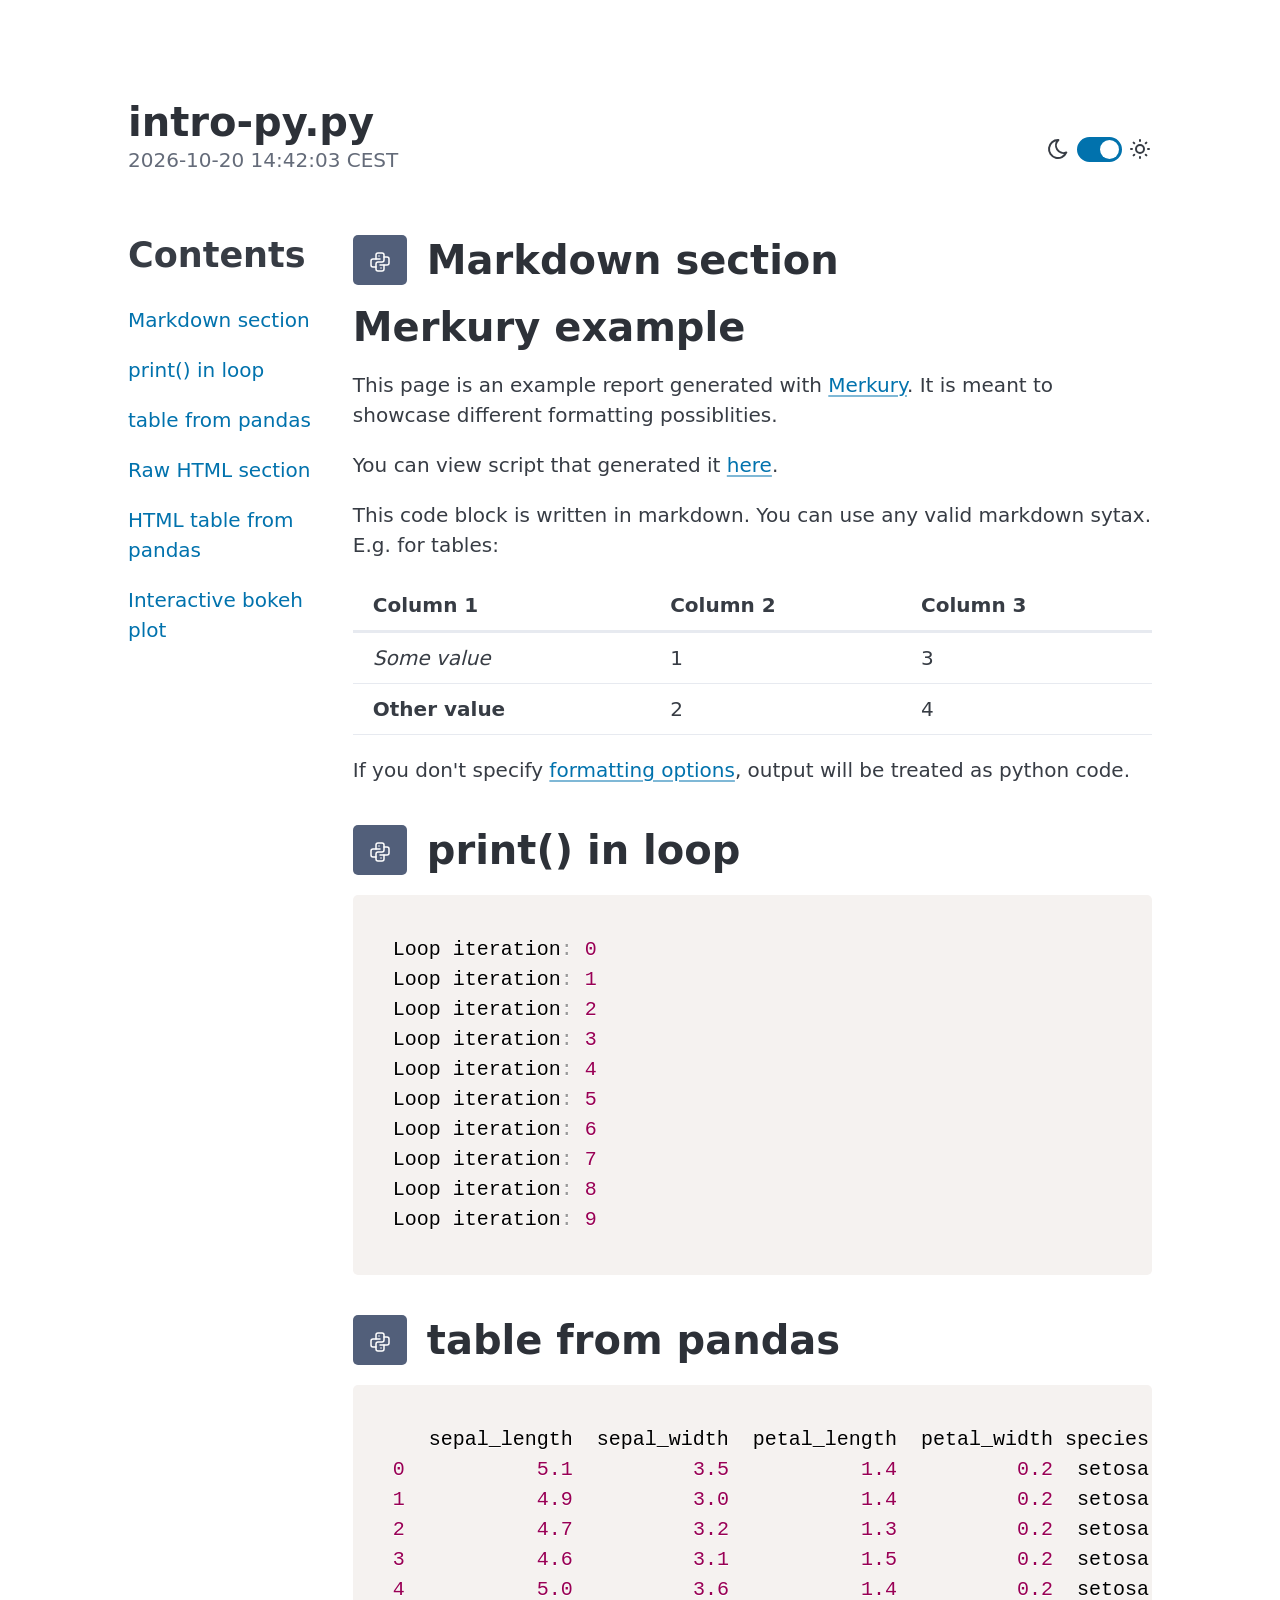
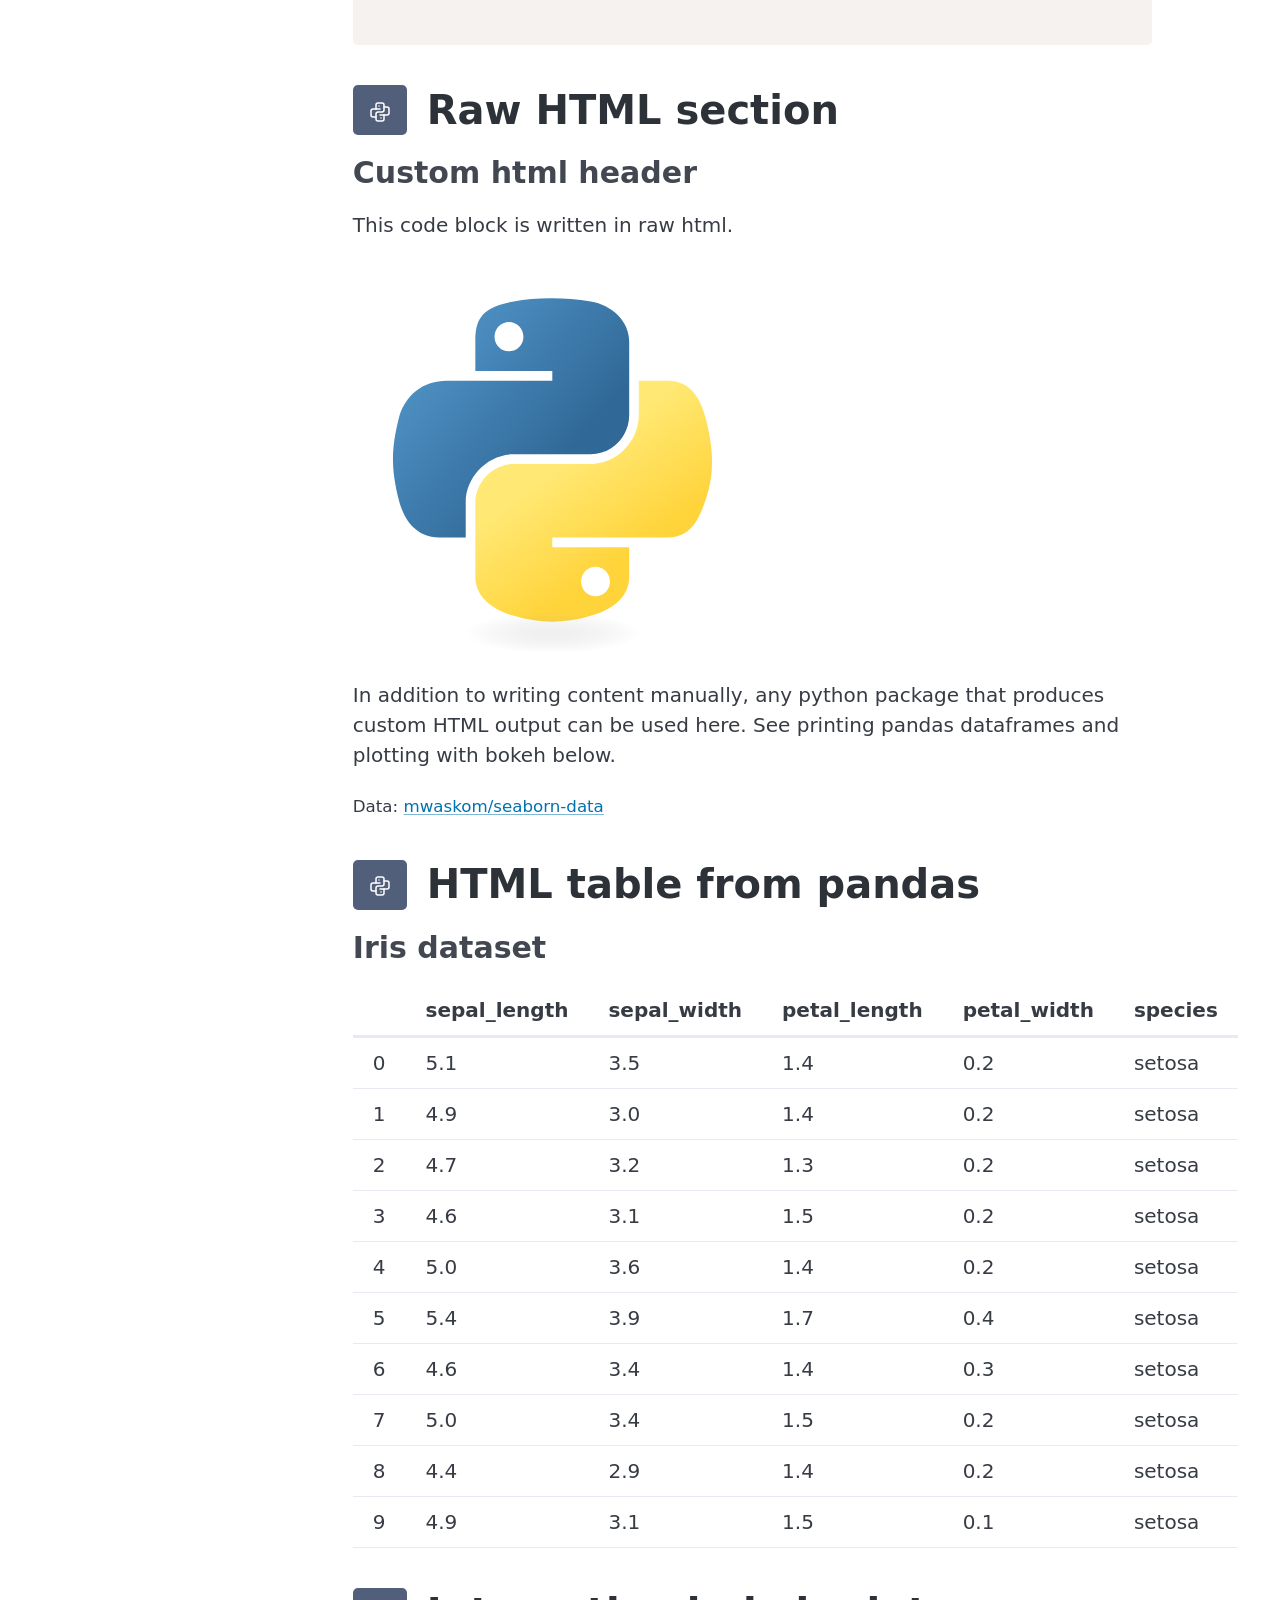
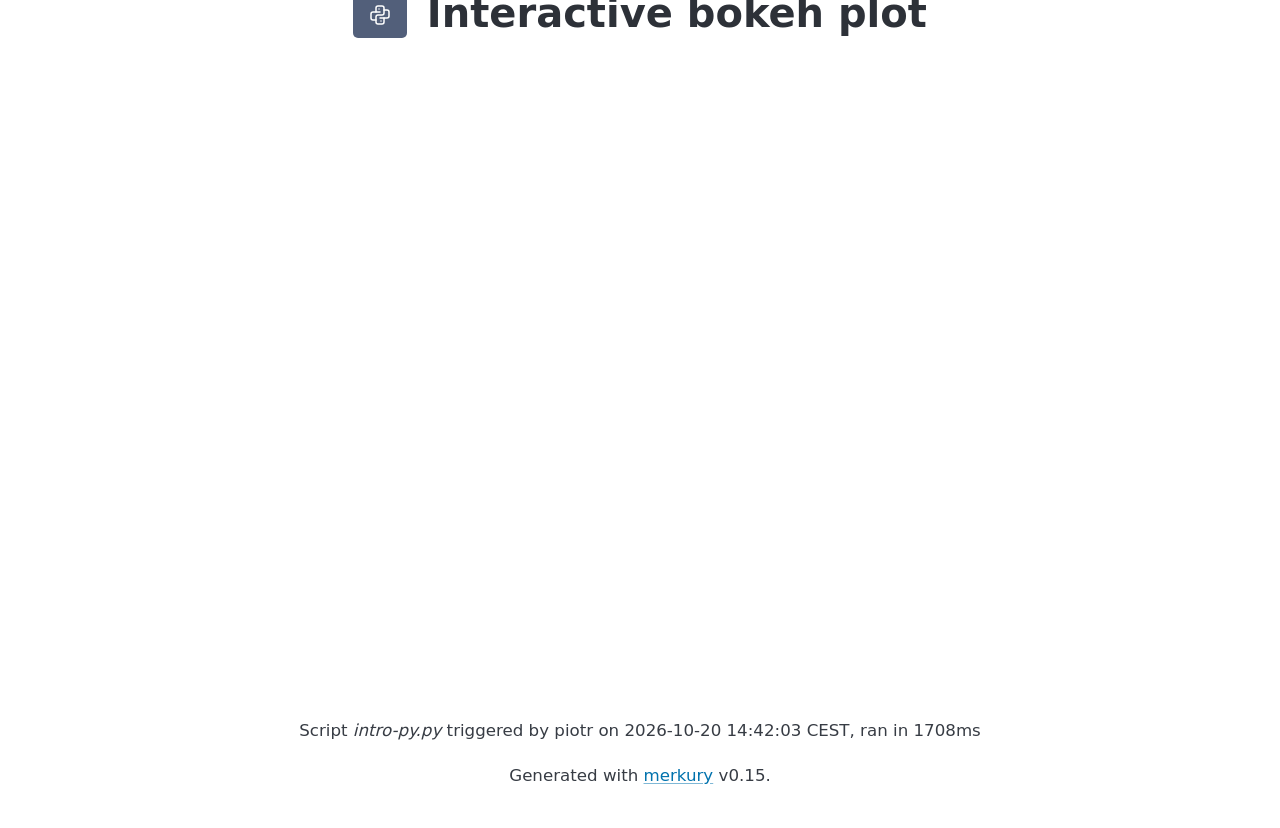
<file: docs/intro-py.html>
<!DOCTYPE html>
<html lang="en" data-theme="light">
<head>
    <meta charset="UTF-8">
    <meta http-equiv="X-UA-Compatible" content="IE=edge">
    <meta name="viewport" content="width=device-width, initial-scale=1.0">
    <title>intro-py.py
</title>
    <style>@charset "UTF-8";/*!
 * Pico CSS ✨ v2.1.1 (https://picocss.com)
 * Copyright 2019-2025 - Licensed under MIT
 */:host,:root{--pico-font-family-emoji:"Apple Color Emoji","Segoe UI Emoji","Segoe UI Symbol","Noto Color Emoji";--pico-font-family-sans-serif:system-ui,"Segoe UI",Roboto,Oxygen,Ubuntu,Cantarell,Helvetica,Arial,"Helvetica Neue",sans-serif,var(--pico-font-family-emoji);--pico-font-family-monospace:ui-monospace,SFMono-Regular,"SF Mono",Menlo,Consolas,"Liberation Mono",monospace,var(--pico-font-family-emoji);--pico-font-family:var(--pico-font-family-sans-serif);--pico-line-height:1.5;--pico-font-weight:400;--pico-font-size:100%;--pico-text-underline-offset:0.1rem;--pico-border-radius:0.25rem;--pico-border-width:0.0625rem;--pico-outline-width:0.125rem;--pico-transition:0.2s ease-in-out;--pico-spacing:1rem;--pico-typography-spacing-vertical:1rem;--pico-block-spacing-vertical:var(--pico-spacing);--pico-block-spacing-horizontal:var(--pico-spacing);--pico-grid-column-gap:var(--pico-spacing);--pico-grid-row-gap:var(--pico-spacing);--pico-form-element-spacing-vertical:0.75rem;--pico-form-element-spacing-horizontal:1rem;--pico-group-box-shadow:0 0 0 rgba(0, 0, 0, 0);--pico-group-box-shadow-focus-with-button:0 0 0 var(--pico-outline-width) var(--pico-primary-focus);--pico-group-box-shadow-focus-with-input:0 0 0 0.0625rem var(--pico-form-element-border-color);--pico-modal-overlay-backdrop-filter:blur(0.375rem);--pico-nav-element-spacing-vertical:1rem;--pico-nav-element-spacing-horizontal:0.5rem;--pico-nav-link-spacing-vertical:0.5rem;--pico-nav-link-spacing-horizontal:0.5rem;--pico-nav-breadcrumb-divider:">";--pico-icon-checkbox:url("data:image/svg+xml,%3Csvg xmlns='http://www.w3.org/2000/svg' width='24' height='24' viewBox='0 0 24 24' fill='none' stroke='rgb(255, 255, 255)' stroke-width='4' stroke-linecap='round' stroke-linejoin='round'%3E%3Cpolyline points='20 6 9 17 4 12'%3E%3C/polyline%3E%3C/svg%3E");--pico-icon-minus:url("data:image/svg+xml,%3Csvg xmlns='http://www.w3.org/2000/svg' width='24' height='24' viewBox='0 0 24 24' fill='none' stroke='rgb(255, 255, 255)' stroke-width='4' stroke-linecap='round' stroke-linejoin='round'%3E%3Cline x1='5' y1='12' x2='19' y2='12'%3E%3C/line%3E%3C/svg%3E");--pico-icon-chevron:url("data:image/svg+xml,%3Csvg xmlns='http://www.w3.org/2000/svg' width='24' height='24' viewBox='0 0 24 24' fill='none' stroke='rgb(136, 145, 164)' stroke-width='2' stroke-linecap='round' stroke-linejoin='round'%3E%3Cpolyline points='6 9 12 15 18 9'%3E%3C/polyline%3E%3C/svg%3E");--pico-icon-date:url("data:image/svg+xml,%3Csvg xmlns='http://www.w3.org/2000/svg' width='24' height='24' viewBox='0 0 24 24' fill='none' stroke='rgb(136, 145, 164)' stroke-width='2' stroke-linecap='round' stroke-linejoin='round'%3E%3Crect x='3' y='4' width='18' height='18' rx='2' ry='2'%3E%3C/rect%3E%3Cline x1='16' y1='2' x2='16' y2='6'%3E%3C/line%3E%3Cline x1='8' y1='2' x2='8' y2='6'%3E%3C/line%3E%3Cline x1='3' y1='10' x2='21' y2='10'%3E%3C/line%3E%3C/svg%3E");--pico-icon-time:url("data:image/svg+xml,%3Csvg xmlns='http://www.w3.org/2000/svg' width='24' height='24' viewBox='0 0 24 24' fill='none' stroke='rgb(136, 145, 164)' stroke-width='2' stroke-linecap='round' stroke-linejoin='round'%3E%3Ccircle cx='12' cy='12' r='10'%3E%3C/circle%3E%3Cpolyline points='12 6 12 12 16 14'%3E%3C/polyline%3E%3C/svg%3E");--pico-icon-search:url("data:image/svg+xml,%3Csvg xmlns='http://www.w3.org/2000/svg' width='24' height='24' viewBox='0 0 24 24' fill='none' stroke='rgb(136, 145, 164)' stroke-width='1.5' stroke-linecap='round' stroke-linejoin='round'%3E%3Ccircle cx='11' cy='11' r='8'%3E%3C/circle%3E%3Cline x1='21' y1='21' x2='16.65' y2='16.65'%3E%3C/line%3E%3C/svg%3E");--pico-icon-close:url("data:image/svg+xml,%3Csvg xmlns='http://www.w3.org/2000/svg' width='24' height='24' viewBox='0 0 24 24' fill='none' stroke='rgb(136, 145, 164)' stroke-width='3' stroke-linecap='round' stroke-linejoin='round'%3E%3Cline x1='18' y1='6' x2='6' y2='18'%3E%3C/line%3E%3Cline x1='6' y1='6' x2='18' y2='18'%3E%3C/line%3E%3C/svg%3E");--pico-icon-loading:url("data:image/svg+xml,%3Csvg fill='none' height='24' width='24' viewBox='0 0 24 24' xmlns='http://www.w3.org/2000/svg' %3E%3Cstyle%3E g %7B animation: rotate 2s linear infinite; transform-origin: center center; %7D circle %7B stroke-dasharray: 75,100; stroke-dashoffset: -5; animation: dash 1.5s ease-in-out infinite; stroke-linecap: round; %7D @keyframes rotate %7B 0%25 %7B transform: rotate(0deg); %7D 100%25 %7B transform: rotate(360deg); %7D %7D @keyframes dash %7B 0%25 %7B stroke-dasharray: 1,100; stroke-dashoffset: 0; %7D 50%25 %7B stroke-dasharray: 44.5,100; stroke-dashoffset: -17.5; %7D 100%25 %7B stroke-dasharray: 44.5,100; stroke-dashoffset: -62; %7D %7D %3C/style%3E%3Cg%3E%3Ccircle cx='12' cy='12' r='10' fill='none' stroke='rgb(136, 145, 164)' stroke-width='4' /%3E%3C/g%3E%3C/svg%3E")}@media (min-width:576px){:host,:root{--pico-font-size:106.25%}}@media (min-width:768px){:host,:root{--pico-font-size:112.5%}}@media (min-width:1024px){:host,:root{--pico-font-size:118.75%}}@media (min-width:1280px){:host,:root{--pico-font-size:125%}}@media (min-width:1536px){:host,:root{--pico-font-size:131.25%}}a{--pico-text-decoration:underline}a.contrast,a.secondary{--pico-text-decoration:underline}small{--pico-font-size:0.875em}h1,h2,h3,h4,h5,h6{--pico-font-weight:700}h1{--pico-font-size:2rem;--pico-line-height:1.125;--pico-typography-spacing-top:3rem}h2{--pico-font-size:1.75rem;--pico-line-height:1.15;--pico-typography-spacing-top:2.625rem}h3{--pico-font-size:1.5rem;--pico-line-height:1.175;--pico-typography-spacing-top:2.25rem}h4{--pico-font-size:1.25rem;--pico-line-height:1.2;--pico-typography-spacing-top:1.874rem}h5{--pico-font-size:1.125rem;--pico-line-height:1.225;--pico-typography-spacing-top:1.6875rem}h6{--pico-font-size:1rem;--pico-line-height:1.25;--pico-typography-spacing-top:1.5rem}tfoot td,tfoot th,thead td,thead th{--pico-font-weight:600;--pico-border-width:0.1875rem}code,kbd,pre,samp{--pico-font-family:var(--pico-font-family-monospace)}kbd{--pico-font-weight:bolder}:where(select,textarea),input:not([type=submit],[type=button],[type=reset],[type=checkbox],[type=radio],[type=file]){--pico-outline-width:0.0625rem}[type=search]{--pico-border-radius:5rem}[type=checkbox],[type=radio]{--pico-border-width:0.125rem}[type=checkbox][role=switch]{--pico-border-width:0.1875rem}details.dropdown summary:not([role=button]){--pico-outline-width:0.0625rem}nav details.dropdown summary:focus-visible{--pico-outline-width:0.125rem}[role=search]{--pico-border-radius:5rem}[role=group]:has(button.secondary:focus,[type=submit].secondary:focus,[type=button].secondary:focus,[role=button].secondary:focus),[role=search]:has(button.secondary:focus,[type=submit].secondary:focus,[type=button].secondary:focus,[role=button].secondary:focus){--pico-group-box-shadow-focus-with-button:0 0 0 var(--pico-outline-width) var(--pico-secondary-focus)}[role=group]:has(button.contrast:focus,[type=submit].contrast:focus,[type=button].contrast:focus,[role=button].contrast:focus),[role=search]:has(button.contrast:focus,[type=submit].contrast:focus,[type=button].contrast:focus,[role=button].contrast:focus){--pico-group-box-shadow-focus-with-button:0 0 0 var(--pico-outline-width) var(--pico-contrast-focus)}[role=group] [role=button],[role=group] [type=button],[role=group] [type=submit],[role=group] button,[role=search] [role=button],[role=search] [type=button],[role=search] [type=submit],[role=search] button{--pico-form-element-spacing-horizontal:2rem}details summary[role=button]:not(.outline)::after{filter:brightness(0) invert(1)}[aria-busy=true]:not(input,select,textarea):is(button,[type=submit],[type=button],[type=reset],[role=button]):not(.outline)::before{filter:brightness(0) invert(1)}:host(:not([data-theme=dark])),:root:not([data-theme=dark]),[data-theme=light]{color-scheme:light;--pico-background-color:#fff;--pico-color:#373c44;--pico-text-selection-color:rgba(2, 154, 232, 0.25);--pico-muted-color:#646b79;--pico-muted-border-color:rgb(231, 234, 239.5);--pico-primary:#0172ad;--pico-primary-background:#0172ad;--pico-primary-border:var(--pico-primary-background);--pico-primary-underline:rgba(1, 114, 173, 0.5);--pico-primary-hover:#015887;--pico-primary-hover-background:#02659a;--pico-primary-hover-border:var(--pico-primary-hover-background);--pico-primary-hover-underline:var(--pico-primary-hover);--pico-primary-focus:rgba(2, 154, 232, 0.5);--pico-primary-inverse:#fff;--pico-secondary:#5d6b89;--pico-secondary-background:#525f7a;--pico-secondary-border:var(--pico-secondary-background);--pico-secondary-underline:rgba(93, 107, 137, 0.5);--pico-secondary-hover:#48536b;--pico-secondary-hover-background:#48536b;--pico-secondary-hover-border:var(--pico-secondary-hover-background);--pico-secondary-hover-underline:var(--pico-secondary-hover);--pico-secondary-focus:rgba(93, 107, 137, 0.25);--pico-secondary-inverse:#fff;--pico-contrast:#181c25;--pico-contrast-background:#181c25;--pico-contrast-border:var(--pico-contrast-background);--pico-contrast-underline:rgba(24, 28, 37, 0.5);--pico-contrast-hover:#000;--pico-contrast-hover-background:#000;--pico-contrast-hover-border:var(--pico-contrast-hover-background);--pico-contrast-hover-underline:var(--pico-secondary-hover);--pico-contrast-focus:rgba(93, 107, 137, 0.25);--pico-contrast-inverse:#fff;--pico-box-shadow:0.0145rem 0.029rem 0.174rem rgba(129, 145, 181, 0.01698),0.0335rem 0.067rem 0.402rem rgba(129, 145, 181, 0.024),0.0625rem 0.125rem 0.75rem rgba(129, 145, 181, 0.03),0.1125rem 0.225rem 1.35rem rgba(129, 145, 181, 0.036),0.2085rem 0.417rem 2.502rem rgba(129, 145, 181, 0.04302),0.5rem 1rem 6rem rgba(129, 145, 181, 0.06),0 0 0 0.0625rem rgba(129, 145, 181, 0.015);--pico-h1-color:#2d3138;--pico-h2-color:#373c44;--pico-h3-color:#424751;--pico-h4-color:#4d535e;--pico-h5-color:#5c6370;--pico-h6-color:#646b79;--pico-mark-background-color:rgb(252.5, 230.5, 191.5);--pico-mark-color:#0f1114;--pico-ins-color:rgb(28.5, 105.5, 84);--pico-del-color:rgb(136, 56.5, 53);--pico-blockquote-border-color:var(--pico-muted-border-color);--pico-blockquote-footer-color:var(--pico-muted-color);--pico-button-box-shadow:0 0 0 rgba(0, 0, 0, 0);--pico-button-hover-box-shadow:0 0 0 rgba(0, 0, 0, 0);--pico-table-border-color:var(--pico-muted-border-color);--pico-table-row-stripped-background-color:rgba(111, 120, 135, 0.0375);--pico-code-background-color:rgb(243, 244.5, 246.75);--pico-code-color:#646b79;--pico-code-kbd-background-color:var(--pico-color);--pico-code-kbd-color:var(--pico-background-color);--pico-form-element-background-color:rgb(251, 251.5, 252.25);--pico-form-element-selected-background-color:#dfe3eb;--pico-form-element-border-color:#cfd5e2;--pico-form-element-color:#23262c;--pico-form-element-placeholder-color:var(--pico-muted-color);--pico-form-element-active-background-color:#fff;--pico-form-element-active-border-color:var(--pico-primary-border);--pico-form-element-focus-color:var(--pico-primary-border);--pico-form-element-disabled-opacity:0.5;--pico-form-element-invalid-border-color:rgb(183.5, 105.5, 106.5);--pico-form-element-invalid-active-border-color:rgb(200.25, 79.25, 72.25);--pico-form-element-invalid-focus-color:var(--pico-form-element-invalid-active-border-color);--pico-form-element-valid-border-color:rgb(76, 154.5, 137.5);--pico-form-element-valid-active-border-color:rgb(39, 152.75, 118.75);--pico-form-element-valid-focus-color:var(--pico-form-element-valid-active-border-color);--pico-switch-background-color:#bfc7d9;--pico-switch-checked-background-color:var(--pico-primary-background);--pico-switch-color:#fff;--pico-switch-thumb-box-shadow:0 0 0 rgba(0, 0, 0, 0);--pico-range-border-color:#dfe3eb;--pico-range-active-border-color:#bfc7d9;--pico-range-thumb-border-color:var(--pico-background-color);--pico-range-thumb-color:var(--pico-secondary-background);--pico-range-thumb-active-color:var(--pico-primary-background);--pico-accordion-border-color:var(--pico-muted-border-color);--pico-accordion-active-summary-color:var(--pico-primary-hover);--pico-accordion-close-summary-color:var(--pico-color);--pico-accordion-open-summary-color:var(--pico-muted-color);--pico-card-background-color:var(--pico-background-color);--pico-card-border-color:var(--pico-muted-border-color);--pico-card-box-shadow:var(--pico-box-shadow);--pico-card-sectioning-background-color:rgb(251, 251.5, 252.25);--pico-dropdown-background-color:#fff;--pico-dropdown-border-color:#eff1f4;--pico-dropdown-box-shadow:var(--pico-box-shadow);--pico-dropdown-color:var(--pico-color);--pico-dropdown-hover-background-color:#eff1f4;--pico-loading-spinner-opacity:0.5;--pico-modal-overlay-background-color:rgba(232, 234, 237, 0.75);--pico-progress-background-color:#dfe3eb;--pico-progress-color:var(--pico-primary-background);--pico-tooltip-background-color:var(--pico-contrast-background);--pico-tooltip-color:var(--pico-contrast-inverse);--pico-icon-valid:url("data:image/svg+xml,%3Csvg xmlns='http://www.w3.org/2000/svg' width='24' height='24' viewBox='0 0 24 24' fill='none' stroke='rgb(76, 154.5, 137.5)' stroke-width='2' stroke-linecap='round' stroke-linejoin='round'%3E%3Cpolyline points='20 6 9 17 4 12'%3E%3C/polyline%3E%3C/svg%3E");--pico-icon-invalid:url("data:image/svg+xml,%3Csvg xmlns='http://www.w3.org/2000/svg' width='24' height='24' viewBox='0 0 24 24' fill='none' stroke='rgb(200.25, 79.25, 72.25)' stroke-width='2' stroke-linecap='round' stroke-linejoin='round'%3E%3Ccircle cx='12' cy='12' r='10'%3E%3C/circle%3E%3Cline x1='12' y1='8' x2='12' y2='12'%3E%3C/line%3E%3Cline x1='12' y1='16' x2='12.01' y2='16'%3E%3C/line%3E%3C/svg%3E")}:host(:not([data-theme=dark])) input:is([type=submit],[type=button],[type=reset],[type=checkbox],[type=radio],[type=file]),:root:not([data-theme=dark]) input:is([type=submit],[type=button],[type=reset],[type=checkbox],[type=radio],[type=file]),[data-theme=light] input:is([type=submit],[type=button],[type=reset],[type=checkbox],[type=radio],[type=file]){--pico-form-element-focus-color:var(--pico-primary-focus)}@media only screen and (prefers-color-scheme:dark){:host(:not([data-theme])),:root:not([data-theme]){color-scheme:dark;--pico-background-color:rgb(19, 22.5, 30.5);--pico-color:#c2c7d0;--pico-text-selection-color:rgba(1, 170, 255, 0.1875);--pico-muted-color:#7b8495;--pico-muted-border-color:#202632;--pico-primary:#01aaff;--pico-primary-background:#0172ad;--pico-primary-border:var(--pico-primary-background);--pico-primary-underline:rgba(1, 170, 255, 0.5);--pico-primary-hover:#79c0ff;--pico-primary-hover-background:#017fc0;--pico-primary-hover-border:var(--pico-primary-hover-background);--pico-primary-hover-underline:var(--pico-primary-hover);--pico-primary-focus:rgba(1, 170, 255, 0.375);--pico-primary-inverse:#fff;--pico-secondary:#969eaf;--pico-secondary-background:#525f7a;--pico-secondary-border:var(--pico-secondary-background);--pico-secondary-underline:rgba(150, 158, 175, 0.5);--pico-secondary-hover:#b3b9c5;--pico-secondary-hover-background:#5d6b89;--pico-secondary-hover-border:var(--pico-secondary-hover-background);--pico-secondary-hover-underline:var(--pico-secondary-hover);--pico-secondary-focus:rgba(144, 158, 190, 0.25);--pico-secondary-inverse:#fff;--pico-contrast:#dfe3eb;--pico-contrast-background:#eff1f4;--pico-contrast-border:var(--pico-contrast-background);--pico-contrast-underline:rgba(223, 227, 235, 0.5);--pico-contrast-hover:#fff;--pico-contrast-hover-background:#fff;--pico-contrast-hover-border:var(--pico-contrast-hover-background);--pico-contrast-hover-underline:var(--pico-contrast-hover);--pico-contrast-focus:rgba(207, 213, 226, 0.25);--pico-contrast-inverse:#000;--pico-box-shadow:0.0145rem 0.029rem 0.174rem rgba(7, 8.5, 12, 0.01698),0.0335rem 0.067rem 0.402rem rgba(7, 8.5, 12, 0.024),0.0625rem 0.125rem 0.75rem rgba(7, 8.5, 12, 0.03),0.1125rem 0.225rem 1.35rem rgba(7, 8.5, 12, 0.036),0.2085rem 0.417rem 2.502rem rgba(7, 8.5, 12, 0.04302),0.5rem 1rem 6rem rgba(7, 8.5, 12, 0.06),0 0 0 0.0625rem rgba(7, 8.5, 12, 0.015);--pico-h1-color:#f0f1f3;--pico-h2-color:#e0e3e7;--pico-h3-color:#c2c7d0;--pico-h4-color:#b3b9c5;--pico-h5-color:#a4acba;--pico-h6-color:#8891a4;--pico-mark-background-color:#014063;--pico-mark-color:#fff;--pico-ins-color:#62af9a;--pico-del-color:rgb(205.5, 126, 123);--pico-blockquote-border-color:var(--pico-muted-border-color);--pico-blockquote-footer-color:var(--pico-muted-color);--pico-button-box-shadow:0 0 0 rgba(0, 0, 0, 0);--pico-button-hover-box-shadow:0 0 0 rgba(0, 0, 0, 0);--pico-table-border-color:var(--pico-muted-border-color);--pico-table-row-stripped-background-color:rgba(111, 120, 135, 0.0375);--pico-code-background-color:rgb(26, 30.5, 40.25);--pico-code-color:#8891a4;--pico-code-kbd-background-color:var(--pico-color);--pico-code-kbd-color:var(--pico-background-color);--pico-form-element-background-color:rgb(28, 33, 43.5);--pico-form-element-selected-background-color:#2a3140;--pico-form-element-border-color:#2a3140;--pico-form-element-color:#e0e3e7;--pico-form-element-placeholder-color:#8891a4;--pico-form-element-active-background-color:rgb(26, 30.5, 40.25);--pico-form-element-active-border-color:var(--pico-primary-border);--pico-form-element-focus-color:var(--pico-primary-border);--pico-form-element-disabled-opacity:0.5;--pico-form-element-invalid-border-color:rgb(149.5, 74, 80);--pico-form-element-invalid-active-border-color:rgb(183.25, 63.5, 59);--pico-form-element-invalid-focus-color:var(--pico-form-element-invalid-active-border-color);--pico-form-element-valid-border-color:#2a7b6f;--pico-form-element-valid-active-border-color:rgb(22, 137, 105.5);--pico-form-element-valid-focus-color:var(--pico-form-element-valid-active-border-color);--pico-switch-background-color:#333c4e;--pico-switch-checked-background-color:var(--pico-primary-background);--pico-switch-color:#fff;--pico-switch-thumb-box-shadow:0 0 0 rgba(0, 0, 0, 0);--pico-range-border-color:#202632;--pico-range-active-border-color:#2a3140;--pico-range-thumb-border-color:var(--pico-background-color);--pico-range-thumb-color:var(--pico-secondary-background);--pico-range-thumb-active-color:var(--pico-primary-background);--pico-accordion-border-color:var(--pico-muted-border-color);--pico-accordion-active-summary-color:var(--pico-primary-hover);--pico-accordion-close-summary-color:var(--pico-color);--pico-accordion-open-summary-color:var(--pico-muted-color);--pico-card-background-color:#181c25;--pico-card-border-color:var(--pico-card-background-color);--pico-card-box-shadow:var(--pico-box-shadow);--pico-card-sectioning-background-color:rgb(26, 30.5, 40.25);--pico-dropdown-background-color:#181c25;--pico-dropdown-border-color:#202632;--pico-dropdown-box-shadow:var(--pico-box-shadow);--pico-dropdown-color:var(--pico-color);--pico-dropdown-hover-background-color:#202632;--pico-loading-spinner-opacity:0.5;--pico-modal-overlay-background-color:rgba(7.5, 8.5, 10, 0.75);--pico-progress-background-color:#202632;--pico-progress-color:var(--pico-primary-background);--pico-tooltip-background-color:var(--pico-contrast-background);--pico-tooltip-color:var(--pico-contrast-inverse);--pico-icon-valid:url("data:image/svg+xml,%3Csvg xmlns='http://www.w3.org/2000/svg' width='24' height='24' viewBox='0 0 24 24' fill='none' stroke='rgb(42, 123, 111)' stroke-width='2' stroke-linecap='round' stroke-linejoin='round'%3E%3Cpolyline points='20 6 9 17 4 12'%3E%3C/polyline%3E%3C/svg%3E");--pico-icon-invalid:url("data:image/svg+xml,%3Csvg xmlns='http://www.w3.org/2000/svg' width='24' height='24' viewBox='0 0 24 24' fill='none' stroke='rgb(149.5, 74, 80)' stroke-width='2' stroke-linecap='round' stroke-linejoin='round'%3E%3Ccircle cx='12' cy='12' r='10'%3E%3C/circle%3E%3Cline x1='12' y1='8' x2='12' y2='12'%3E%3C/line%3E%3Cline x1='12' y1='16' x2='12.01' y2='16'%3E%3C/line%3E%3C/svg%3E")}:host(:not([data-theme])) input:is([type=submit],[type=button],[type=reset],[type=checkbox],[type=radio],[type=file]),:root:not([data-theme]) input:is([type=submit],[type=button],[type=reset],[type=checkbox],[type=radio],[type=file]){--pico-form-element-focus-color:var(--pico-primary-focus)}:host(:not([data-theme])) details summary[role=button].contrast:not(.outline)::after,:root:not([data-theme]) details summary[role=button].contrast:not(.outline)::after{filter:brightness(0)}:host(:not([data-theme])) [aria-busy=true]:not(input,select,textarea).contrast:is(button,[type=submit],[type=button],[type=reset],[role=button]):not(.outline)::before,:root:not([data-theme]) [aria-busy=true]:not(input,select,textarea).contrast:is(button,[type=submit],[type=button],[type=reset],[role=button]):not(.outline)::before{filter:brightness(0)}}[data-theme=dark]{color-scheme:dark;--pico-background-color:rgb(19, 22.5, 30.5);--pico-color:#c2c7d0;--pico-text-selection-color:rgba(1, 170, 255, 0.1875);--pico-muted-color:#7b8495;--pico-muted-border-color:#202632;--pico-primary:#01aaff;--pico-primary-background:#0172ad;--pico-primary-border:var(--pico-primary-background);--pico-primary-underline:rgba(1, 170, 255, 0.5);--pico-primary-hover:#79c0ff;--pico-primary-hover-background:#017fc0;--pico-primary-hover-border:var(--pico-primary-hover-background);--pico-primary-hover-underline:var(--pico-primary-hover);--pico-primary-focus:rgba(1, 170, 255, 0.375);--pico-primary-inverse:#fff;--pico-secondary:#969eaf;--pico-secondary-background:#525f7a;--pico-secondary-border:var(--pico-secondary-background);--pico-secondary-underline:rgba(150, 158, 175, 0.5);--pico-secondary-hover:#b3b9c5;--pico-secondary-hover-background:#5d6b89;--pico-secondary-hover-border:var(--pico-secondary-hover-background);--pico-secondary-hover-underline:var(--pico-secondary-hover);--pico-secondary-focus:rgba(144, 158, 190, 0.25);--pico-secondary-inverse:#fff;--pico-contrast:#dfe3eb;--pico-contrast-background:#eff1f4;--pico-contrast-border:var(--pico-contrast-background);--pico-contrast-underline:rgba(223, 227, 235, 0.5);--pico-contrast-hover:#fff;--pico-contrast-hover-background:#fff;--pico-contrast-hover-border:var(--pico-contrast-hover-background);--pico-contrast-hover-underline:var(--pico-contrast-hover);--pico-contrast-focus:rgba(207, 213, 226, 0.25);--pico-contrast-inverse:#000;--pico-box-shadow:0.0145rem 0.029rem 0.174rem rgba(7, 8.5, 12, 0.01698),0.0335rem 0.067rem 0.402rem rgba(7, 8.5, 12, 0.024),0.0625rem 0.125rem 0.75rem rgba(7, 8.5, 12, 0.03),0.1125rem 0.225rem 1.35rem rgba(7, 8.5, 12, 0.036),0.2085rem 0.417rem 2.502rem rgba(7, 8.5, 12, 0.04302),0.5rem 1rem 6rem rgba(7, 8.5, 12, 0.06),0 0 0 0.0625rem rgba(7, 8.5, 12, 0.015);--pico-h1-color:#f0f1f3;--pico-h2-color:#e0e3e7;--pico-h3-color:#c2c7d0;--pico-h4-color:#b3b9c5;--pico-h5-color:#a4acba;--pico-h6-color:#8891a4;--pico-mark-background-color:#014063;--pico-mark-color:#fff;--pico-ins-color:#62af9a;--pico-del-color:rgb(205.5, 126, 123);--pico-blockquote-border-color:var(--pico-muted-border-color);--pico-blockquote-footer-color:var(--pico-muted-color);--pico-button-box-shadow:0 0 0 rgba(0, 0, 0, 0);--pico-button-hover-box-shadow:0 0 0 rgba(0, 0, 0, 0);--pico-table-border-color:var(--pico-muted-border-color);--pico-table-row-stripped-background-color:rgba(111, 120, 135, 0.0375);--pico-code-background-color:rgb(26, 30.5, 40.25);--pico-code-color:#8891a4;--pico-code-kbd-background-color:var(--pico-color);--pico-code-kbd-color:var(--pico-background-color);--pico-form-element-background-color:rgb(28, 33, 43.5);--pico-form-element-selected-background-color:#2a3140;--pico-form-element-border-color:#2a3140;--pico-form-element-color:#e0e3e7;--pico-form-element-placeholder-color:#8891a4;--pico-form-element-active-background-color:rgb(26, 30.5, 40.25);--pico-form-element-active-border-color:var(--pico-primary-border);--pico-form-element-focus-color:var(--pico-primary-border);--pico-form-element-disabled-opacity:0.5;--pico-form-element-invalid-border-color:rgb(149.5, 74, 80);--pico-form-element-invalid-active-border-color:rgb(183.25, 63.5, 59);--pico-form-element-invalid-focus-color:var(--pico-form-element-invalid-active-border-color);--pico-form-element-valid-border-color:#2a7b6f;--pico-form-element-valid-active-border-color:rgb(22, 137, 105.5);--pico-form-element-valid-focus-color:var(--pico-form-element-valid-active-border-color);--pico-switch-background-color:#333c4e;--pico-switch-checked-background-color:var(--pico-primary-background);--pico-switch-color:#fff;--pico-switch-thumb-box-shadow:0 0 0 rgba(0, 0, 0, 0);--pico-range-border-color:#202632;--pico-range-active-border-color:#2a3140;--pico-range-thumb-border-color:var(--pico-background-color);--pico-range-thumb-color:var(--pico-secondary-background);--pico-range-thumb-active-color:var(--pico-primary-background);--pico-accordion-border-color:var(--pico-muted-border-color);--pico-accordion-active-summary-color:var(--pico-primary-hover);--pico-accordion-close-summary-color:var(--pico-color);--pico-accordion-open-summary-color:var(--pico-muted-color);--pico-card-background-color:#181c25;--pico-card-border-color:var(--pico-card-background-color);--pico-card-box-shadow:var(--pico-box-shadow);--pico-card-sectioning-background-color:rgb(26, 30.5, 40.25);--pico-dropdown-background-color:#181c25;--pico-dropdown-border-color:#202632;--pico-dropdown-box-shadow:var(--pico-box-shadow);--pico-dropdown-color:var(--pico-color);--pico-dropdown-hover-background-color:#202632;--pico-loading-spinner-opacity:0.5;--pico-modal-overlay-background-color:rgba(7.5, 8.5, 10, 0.75);--pico-progress-background-color:#202632;--pico-progress-color:var(--pico-primary-background);--pico-tooltip-background-color:var(--pico-contrast-background);--pico-tooltip-color:var(--pico-contrast-inverse);--pico-icon-valid:url("data:image/svg+xml,%3Csvg xmlns='http://www.w3.org/2000/svg' width='24' height='24' viewBox='0 0 24 24' fill='none' stroke='rgb(42, 123, 111)' stroke-width='2' stroke-linecap='round' stroke-linejoin='round'%3E%3Cpolyline points='20 6 9 17 4 12'%3E%3C/polyline%3E%3C/svg%3E");--pico-icon-invalid:url("data:image/svg+xml,%3Csvg xmlns='http://www.w3.org/2000/svg' width='24' height='24' viewBox='0 0 24 24' fill='none' stroke='rgb(149.5, 74, 80)' stroke-width='2' stroke-linecap='round' stroke-linejoin='round'%3E%3Ccircle cx='12' cy='12' r='10'%3E%3C/circle%3E%3Cline x1='12' y1='8' x2='12' y2='12'%3E%3C/line%3E%3Cline x1='12' y1='16' x2='12.01' y2='16'%3E%3C/line%3E%3C/svg%3E")}[data-theme=dark] input:is([type=submit],[type=button],[type=reset],[type=checkbox],[type=radio],[type=file]){--pico-form-element-focus-color:var(--pico-primary-focus)}[data-theme=dark] details summary[role=button].contrast:not(.outline)::after{filter:brightness(0)}[data-theme=dark] [aria-busy=true]:not(input,select,textarea).contrast:is(button,[type=submit],[type=button],[type=reset],[role=button]):not(.outline)::before{filter:brightness(0)}[type=checkbox],[type=radio],[type=range],progress{accent-color:var(--pico-primary)}*,::after,::before{box-sizing:border-box;background-repeat:no-repeat}::after,::before{text-decoration:inherit;vertical-align:inherit}:where(:host),:where(:root){-webkit-tap-highlight-color:transparent;-webkit-text-size-adjust:100%;-moz-text-size-adjust:100%;text-size-adjust:100%;background-color:var(--pico-background-color);color:var(--pico-color);font-weight:var(--pico-font-weight);font-size:var(--pico-font-size);line-height:var(--pico-line-height);font-family:var(--pico-font-family);text-underline-offset:var(--pico-text-underline-offset);text-rendering:optimizeLegibility;overflow-wrap:break-word;-moz-tab-size:4;-o-tab-size:4;tab-size:4}body{width:100%;margin:0}main{display:block}body>footer,body>header,body>main{padding-block:var(--pico-block-spacing-vertical)}section{margin-bottom:var(--pico-block-spacing-vertical)}.container,.container-fluid{width:100%;margin-right:auto;margin-left:auto;padding-right:var(--pico-spacing);padding-left:var(--pico-spacing)}@media (min-width:576px){.container{max-width:510px;padding-right:0;padding-left:0}}@media (min-width:768px){.container{max-width:700px}}@media (min-width:1024px){.container{max-width:950px}}@media (min-width:1280px){.container{max-width:1200px}}@media (min-width:1536px){.container{max-width:1450px}}.grid{grid-column-gap:var(--pico-grid-column-gap);grid-row-gap:var(--pico-grid-row-gap);display:grid;grid-template-columns:1fr}@media (min-width:768px){.grid{grid-template-columns:repeat(auto-fit,minmax(0%,1fr))}}.grid>*{min-width:0}.overflow-auto{overflow:auto}b,strong{font-weight:bolder}sub,sup{position:relative;font-size:.75em;line-height:0;vertical-align:baseline}sub{bottom:-.25em}sup{top:-.5em}address,blockquote,dl,ol,p,pre,table,ul{margin-top:0;margin-bottom:var(--pico-typography-spacing-vertical);color:var(--pico-color);font-style:normal;font-weight:var(--pico-font-weight)}h1,h2,h3,h4,h5,h6{margin-top:0;margin-bottom:var(--pico-typography-spacing-vertical);color:var(--pico-color);font-weight:var(--pico-font-weight);font-size:var(--pico-font-size);line-height:var(--pico-line-height);font-family:var(--pico-font-family)}h1{--pico-color:var(--pico-h1-color)}h2{--pico-color:var(--pico-h2-color)}h3{--pico-color:var(--pico-h3-color)}h4{--pico-color:var(--pico-h4-color)}h5{--pico-color:var(--pico-h5-color)}h6{--pico-color:var(--pico-h6-color)}:where(article,address,blockquote,dl,figure,form,ol,p,pre,table,ul)~:is(h1,h2,h3,h4,h5,h6){margin-top:var(--pico-typography-spacing-top)}p{margin-bottom:var(--pico-typography-spacing-vertical)}hgroup{margin-bottom:var(--pico-typography-spacing-vertical)}hgroup>*{margin-top:0;margin-bottom:0}hgroup>:not(:first-child):last-child{--pico-color:var(--pico-muted-color);--pico-font-weight:unset;font-size:1rem}:where(ol,ul) li{margin-bottom:calc(var(--pico-typography-spacing-vertical) * .25)}:where(dl,ol,ul) :where(dl,ol,ul){margin:0;margin-top:calc(var(--pico-typography-spacing-vertical) * .25)}ul li{list-style:square}mark{padding:.125rem .25rem;background-color:var(--pico-mark-background-color);color:var(--pico-mark-color);vertical-align:baseline}blockquote{display:block;margin:var(--pico-typography-spacing-vertical) 0;padding:var(--pico-spacing);border-right:none;border-left:.25rem solid var(--pico-blockquote-border-color);border-inline-start:0.25rem solid var(--pico-blockquote-border-color);border-inline-end:none}blockquote footer{margin-top:calc(var(--pico-typography-spacing-vertical) * .5);color:var(--pico-blockquote-footer-color)}abbr[title]{border-bottom:1px dotted;text-decoration:none;cursor:help}ins{color:var(--pico-ins-color);text-decoration:none}del{color:var(--pico-del-color)}::-moz-selection{background-color:var(--pico-text-selection-color)}::selection{background-color:var(--pico-text-selection-color)}:where(a:not([role=button])),[role=link]{--pico-color:var(--pico-primary);--pico-background-color:transparent;--pico-underline:var(--pico-primary-underline);outline:0;background-color:var(--pico-background-color);color:var(--pico-color);-webkit-text-decoration:var(--pico-text-decoration);text-decoration:var(--pico-text-decoration);text-decoration-color:var(--pico-underline);text-underline-offset:0.125em;transition:background-color var(--pico-transition),color var(--pico-transition),box-shadow var(--pico-transition),-webkit-text-decoration var(--pico-transition);transition:background-color var(--pico-transition),color var(--pico-transition),text-decoration var(--pico-transition),box-shadow var(--pico-transition);transition:background-color var(--pico-transition),color var(--pico-transition),text-decoration var(--pico-transition),box-shadow var(--pico-transition),-webkit-text-decoration var(--pico-transition)}:where(a:not([role=button])):is([aria-current]:not([aria-current=false]),:hover,:active,:focus),[role=link]:is([aria-current]:not([aria-current=false]),:hover,:active,:focus){--pico-color:var(--pico-primary-hover);--pico-underline:var(--pico-primary-hover-underline);--pico-text-decoration:underline}:where(a:not([role=button])):focus-visible,[role=link]:focus-visible{box-shadow:0 0 0 var(--pico-outline-width) var(--pico-primary-focus)}:where(a:not([role=button])).secondary,[role=link].secondary{--pico-color:var(--pico-secondary);--pico-underline:var(--pico-secondary-underline)}:where(a:not([role=button])).secondary:is([aria-current]:not([aria-current=false]),:hover,:active,:focus),[role=link].secondary:is([aria-current]:not([aria-current=false]),:hover,:active,:focus){--pico-color:var(--pico-secondary-hover);--pico-underline:var(--pico-secondary-hover-underline)}:where(a:not([role=button])).contrast,[role=link].contrast{--pico-color:var(--pico-contrast);--pico-underline:var(--pico-contrast-underline)}:where(a:not([role=button])).contrast:is([aria-current]:not([aria-current=false]),:hover,:active,:focus),[role=link].contrast:is([aria-current]:not([aria-current=false]),:hover,:active,:focus){--pico-color:var(--pico-contrast-hover);--pico-underline:var(--pico-contrast-hover-underline)}a[role=button]{display:inline-block}button{margin:0;overflow:visible;font-family:inherit;text-transform:none}[type=button],[type=reset],[type=submit],button{-webkit-appearance:button}[role=button],[type=button],[type=file]::file-selector-button,[type=reset],[type=submit],button{--pico-background-color:var(--pico-primary-background);--pico-border-color:var(--pico-primary-border);--pico-color:var(--pico-primary-inverse);--pico-box-shadow:var(--pico-button-box-shadow, 0 0 0 rgba(0, 0, 0, 0));padding:var(--pico-form-element-spacing-vertical) var(--pico-form-element-spacing-horizontal);border:var(--pico-border-width) solid var(--pico-border-color);border-radius:var(--pico-border-radius);outline:0;background-color:var(--pico-background-color);box-shadow:var(--pico-box-shadow);color:var(--pico-color);font-weight:var(--pico-font-weight);font-size:1rem;line-height:var(--pico-line-height);text-align:center;text-decoration:none;cursor:pointer;-webkit-user-select:none;-moz-user-select:none;user-select:none;transition:background-color var(--pico-transition),border-color var(--pico-transition),color var(--pico-transition),box-shadow var(--pico-transition)}[role=button]:is(:hover,:active,:focus),[role=button]:is([aria-current]:not([aria-current=false])),[type=button]:is(:hover,:active,:focus),[type=button]:is([aria-current]:not([aria-current=false])),[type=file]::file-selector-button:is(:hover,:active,:focus),[type=file]::file-selector-button:is([aria-current]:not([aria-current=false])),[type=reset]:is(:hover,:active,:focus),[type=reset]:is([aria-current]:not([aria-current=false])),[type=submit]:is(:hover,:active,:focus),[type=submit]:is([aria-current]:not([aria-current=false])),button:is(:hover,:active,:focus),button:is([aria-current]:not([aria-current=false])){--pico-background-color:var(--pico-primary-hover-background);--pico-border-color:var(--pico-primary-hover-border);--pico-box-shadow:var(--pico-button-hover-box-shadow, 0 0 0 rgba(0, 0, 0, 0));--pico-color:var(--pico-primary-inverse)}[role=button]:focus,[role=button]:is([aria-current]:not([aria-current=false])):focus,[type=button]:focus,[type=button]:is([aria-current]:not([aria-current=false])):focus,[type=file]::file-selector-button:focus,[type=file]::file-selector-button:is([aria-current]:not([aria-current=false])):focus,[type=reset]:focus,[type=reset]:is([aria-current]:not([aria-current=false])):focus,[type=submit]:focus,[type=submit]:is([aria-current]:not([aria-current=false])):focus,button:focus,button:is([aria-current]:not([aria-current=false])):focus{--pico-box-shadow:var(--pico-button-hover-box-shadow, 0 0 0 rgba(0, 0, 0, 0)),0 0 0 var(--pico-outline-width) var(--pico-primary-focus)}[type=button],[type=reset],[type=submit]{margin-bottom:var(--pico-spacing)}:is(button,[type=submit],[type=button],[role=button]).secondary,[type=file]::file-selector-button,[type=reset]{--pico-background-color:var(--pico-secondary-background);--pico-border-color:var(--pico-secondary-border);--pico-color:var(--pico-secondary-inverse);cursor:pointer}:is(button,[type=submit],[type=button],[role=button]).secondary:is([aria-current]:not([aria-current=false]),:hover,:active,:focus),[type=file]::file-selector-button:is([aria-current]:not([aria-current=false]),:hover,:active,:focus),[type=reset]:is([aria-current]:not([aria-current=false]),:hover,:active,:focus){--pico-background-color:var(--pico-secondary-hover-background);--pico-border-color:var(--pico-secondary-hover-border);--pico-color:var(--pico-secondary-inverse)}:is(button,[type=submit],[type=button],[role=button]).secondary:focus,:is(button,[type=submit],[type=button],[role=button]).secondary:is([aria-current]:not([aria-current=false])):focus,[type=file]::file-selector-button:focus,[type=file]::file-selector-button:is([aria-current]:not([aria-current=false])):focus,[type=reset]:focus,[type=reset]:is([aria-current]:not([aria-current=false])):focus{--pico-box-shadow:var(--pico-button-hover-box-shadow, 0 0 0 rgba(0, 0, 0, 0)),0 0 0 var(--pico-outline-width) var(--pico-secondary-focus)}:is(button,[type=submit],[type=button],[role=button]).contrast{--pico-background-color:var(--pico-contrast-background);--pico-border-color:var(--pico-contrast-border);--pico-color:var(--pico-contrast-inverse)}:is(button,[type=submit],[type=button],[role=button]).contrast:is([aria-current]:not([aria-current=false]),:hover,:active,:focus){--pico-background-color:var(--pico-contrast-hover-background);--pico-border-color:var(--pico-contrast-hover-border);--pico-color:var(--pico-contrast-inverse)}:is(button,[type=submit],[type=button],[role=button]).contrast:focus,:is(button,[type=submit],[type=button],[role=button]).contrast:is([aria-current]:not([aria-current=false])):focus{--pico-box-shadow:var(--pico-button-hover-box-shadow, 0 0 0 rgba(0, 0, 0, 0)),0 0 0 var(--pico-outline-width) var(--pico-contrast-focus)}:is(button,[type=submit],[type=button],[role=button]).outline,[type=reset].outline{--pico-background-color:transparent;--pico-color:var(--pico-primary);--pico-border-color:var(--pico-primary)}:is(button,[type=submit],[type=button],[role=button]).outline:is([aria-current]:not([aria-current=false]),:hover,:active,:focus),[type=reset].outline:is([aria-current]:not([aria-current=false]),:hover,:active,:focus){--pico-background-color:transparent;--pico-color:var(--pico-primary-hover);--pico-border-color:var(--pico-primary-hover)}:is(button,[type=submit],[type=button],[role=button]).outline.secondary,[type=reset].outline{--pico-color:var(--pico-secondary);--pico-border-color:var(--pico-secondary)}:is(button,[type=submit],[type=button],[role=button]).outline.secondary:is([aria-current]:not([aria-current=false]),:hover,:active,:focus),[type=reset].outline:is([aria-current]:not([aria-current=false]),:hover,:active,:focus){--pico-color:var(--pico-secondary-hover);--pico-border-color:var(--pico-secondary-hover)}:is(button,[type=submit],[type=button],[role=button]).outline.contrast{--pico-color:var(--pico-contrast);--pico-border-color:var(--pico-contrast)}:is(button,[type=submit],[type=button],[role=button]).outline.contrast:is([aria-current]:not([aria-current=false]),:hover,:active,:focus){--pico-color:var(--pico-contrast-hover);--pico-border-color:var(--pico-contrast-hover)}:where(button,[type=submit],[type=reset],[type=button],[role=button])[disabled],:where(fieldset[disabled]) :is(button,[type=submit],[type=button],[type=reset],[role=button]){opacity:.5;pointer-events:none}:where(table){width:100%;border-collapse:collapse;border-spacing:0;text-indent:0}td,th{padding:calc(var(--pico-spacing)/ 2) var(--pico-spacing);border-bottom:var(--pico-border-width) solid var(--pico-table-border-color);background-color:var(--pico-background-color);color:var(--pico-color);font-weight:var(--pico-font-weight);text-align:left;text-align:start}tfoot td,tfoot th{border-top:var(--pico-border-width) solid var(--pico-table-border-color);border-bottom:0}table.striped tbody tr:nth-child(odd) td,table.striped tbody tr:nth-child(odd) th{background-color:var(--pico-table-row-stripped-background-color)}:where(audio,canvas,iframe,img,svg,video){vertical-align:middle}audio,video{display:inline-block}audio:not([controls]){display:none;height:0}:where(iframe){border-style:none}img{max-width:100%;height:auto;border-style:none}:where(svg:not([fill])){fill:currentColor}svg:not(:host),svg:not(:root){overflow:hidden}code,kbd,pre,samp{font-size:.875em;font-family:var(--pico-font-family)}pre code,pre samp{font-size:inherit;font-family:inherit}pre{-ms-overflow-style:scrollbar;overflow:auto}code,kbd,pre,samp{border-radius:var(--pico-border-radius);background:var(--pico-code-background-color);color:var(--pico-code-color);font-weight:var(--pico-font-weight);line-height:initial}code,kbd,samp{display:inline-block;padding:.375rem}pre{display:block;margin-bottom:var(--pico-spacing);overflow-x:auto}pre>code,pre>samp{display:block;padding:var(--pico-spacing);background:0 0;line-height:var(--pico-line-height)}kbd{background-color:var(--pico-code-kbd-background-color);color:var(--pico-code-kbd-color);vertical-align:baseline}figure{display:block;margin:0;padding:0}figure figcaption{padding:calc(var(--pico-spacing) * .5) 0;color:var(--pico-muted-color)}hr{height:0;margin:var(--pico-typography-spacing-vertical) 0;border:0;border-top:1px solid var(--pico-muted-border-color);color:inherit}[hidden],template{display:none!important}canvas{display:inline-block}input,optgroup,select,textarea{margin:0;font-size:1rem;line-height:var(--pico-line-height);font-family:inherit;letter-spacing:inherit}input{overflow:visible}select{text-transform:none}legend{max-width:100%;padding:0;color:inherit;white-space:normal}textarea{overflow:auto}[type=checkbox],[type=radio]{padding:0}::-webkit-inner-spin-button,::-webkit-outer-spin-button{height:auto}[type=search]{-webkit-appearance:textfield;outline-offset:-2px}[type=search]::-webkit-search-decoration{-webkit-appearance:none}::-webkit-file-upload-button{-webkit-appearance:button;font:inherit}::-moz-focus-inner{padding:0;border-style:none}:-moz-focusring{outline:0}:-moz-ui-invalid{box-shadow:none}::-ms-expand{display:none}[type=file],[type=range]{padding:0;border-width:0}input:not([type=checkbox],[type=radio],[type=range]){height:calc(1rem * var(--pico-line-height) + var(--pico-form-element-spacing-vertical) * 2 + var(--pico-border-width) * 2)}fieldset{width:100%;margin:0;margin-bottom:var(--pico-spacing);padding:0;border:0}fieldset legend,label{display:block;margin-bottom:calc(var(--pico-spacing) * .375);color:var(--pico-color);font-weight:var(--pico-form-label-font-weight,var(--pico-font-weight))}fieldset legend{margin-bottom:calc(var(--pico-spacing) * .5)}button[type=submit],input:not([type=checkbox],[type=radio]),select,textarea{width:100%}input:not([type=checkbox],[type=radio],[type=range],[type=file]),select,textarea{-webkit-appearance:none;-moz-appearance:none;appearance:none;padding:var(--pico-form-element-spacing-vertical) var(--pico-form-element-spacing-horizontal)}input,select,textarea{--pico-background-color:var(--pico-form-element-background-color);--pico-border-color:var(--pico-form-element-border-color);--pico-color:var(--pico-form-element-color);--pico-box-shadow:none;border:var(--pico-border-width) solid var(--pico-border-color);border-radius:var(--pico-border-radius);outline:0;background-color:var(--pico-background-color);box-shadow:var(--pico-box-shadow);color:var(--pico-color);font-weight:var(--pico-font-weight);transition:background-color var(--pico-transition),border-color var(--pico-transition),color var(--pico-transition),box-shadow var(--pico-transition)}:where(select,textarea):not([readonly]):is(:active,:focus),input:not([type=submit],[type=button],[type=reset],[type=checkbox],[type=radio],[readonly]):is(:active,:focus){--pico-background-color:var(--pico-form-element-active-background-color)}:where(select,textarea):not([readonly]):is(:active,:focus),input:not([type=submit],[type=button],[type=reset],[role=switch],[readonly]):is(:active,:focus){--pico-border-color:var(--pico-form-element-active-border-color)}:where(select,textarea):not([readonly]):focus,input:not([type=submit],[type=button],[type=reset],[type=range],[type=file],[readonly]):focus{--pico-box-shadow:0 0 0 var(--pico-outline-width) var(--pico-form-element-focus-color)}:where(fieldset[disabled]) :is(input:not([type=submit],[type=button],[type=reset]),select,textarea),input:not([type=submit],[type=button],[type=reset])[disabled],label[aria-disabled=true],select[disabled],textarea[disabled]{opacity:var(--pico-form-element-disabled-opacity);pointer-events:none}label[aria-disabled=true] input[disabled]{opacity:1}:where(input,select,textarea):not([type=checkbox],[type=radio],[type=date],[type=datetime-local],[type=month],[type=time],[type=week],[type=range])[aria-invalid]{padding-right:calc(var(--pico-form-element-spacing-horizontal) + 1.5rem)!important;padding-left:var(--pico-form-element-spacing-horizontal);padding-inline-start:var(--pico-form-element-spacing-horizontal)!important;padding-inline-end:calc(var(--pico-form-element-spacing-horizontal) + 1.5rem)!important;background-position:center right .75rem;background-size:1rem auto;background-repeat:no-repeat}:where(input,select,textarea):not([type=checkbox],[type=radio],[type=date],[type=datetime-local],[type=month],[type=time],[type=week],[type=range])[aria-invalid=false]:not(select){background-image:var(--pico-icon-valid)}:where(input,select,textarea):not([type=checkbox],[type=radio],[type=date],[type=datetime-local],[type=month],[type=time],[type=week],[type=range])[aria-invalid=true]:not(select){background-image:var(--pico-icon-invalid)}:where(input,select,textarea)[aria-invalid=false]{--pico-border-color:var(--pico-form-element-valid-border-color)}:where(input,select,textarea)[aria-invalid=false]:is(:active,:focus){--pico-border-color:var(--pico-form-element-valid-active-border-color)!important}:where(input,select,textarea)[aria-invalid=false]:is(:active,:focus):not([type=checkbox],[type=radio]){--pico-box-shadow:0 0 0 var(--pico-outline-width) var(--pico-form-element-valid-focus-color)!important}:where(input,select,textarea)[aria-invalid=true]{--pico-border-color:var(--pico-form-element-invalid-border-color)}:where(input,select,textarea)[aria-invalid=true]:is(:active,:focus){--pico-border-color:var(--pico-form-element-invalid-active-border-color)!important}:where(input,select,textarea)[aria-invalid=true]:is(:active,:focus):not([type=checkbox],[type=radio]){--pico-box-shadow:0 0 0 var(--pico-outline-width) var(--pico-form-element-invalid-focus-color)!important}[dir=rtl] :where(input,select,textarea):not([type=checkbox],[type=radio]):is([aria-invalid],[aria-invalid=true],[aria-invalid=false]){background-position:center left .75rem}input::-webkit-input-placeholder,input::placeholder,select:invalid,textarea::-webkit-input-placeholder,textarea::placeholder{color:var(--pico-form-element-placeholder-color);opacity:1}input:not([type=checkbox],[type=radio]),select,textarea{margin-bottom:var(--pico-spacing)}select::-ms-expand{border:0;background-color:transparent}select:not([multiple],[size]){padding-right:calc(var(--pico-form-element-spacing-horizontal) + 1.5rem);padding-left:var(--pico-form-element-spacing-horizontal);padding-inline-start:var(--pico-form-element-spacing-horizontal);padding-inline-end:calc(var(--pico-form-element-spacing-horizontal) + 1.5rem);background-image:var(--pico-icon-chevron);background-position:center right .75rem;background-size:1rem auto;background-repeat:no-repeat}select[multiple] option:checked{background:var(--pico-form-element-selected-background-color);color:var(--pico-form-element-color)}[dir=rtl] select:not([multiple],[size]){background-position:center left .75rem}textarea{display:block;resize:vertical}textarea[aria-invalid]{--pico-icon-height:calc(1rem * var(--pico-line-height) + var(--pico-form-element-spacing-vertical) * 2 + var(--pico-border-width) * 2);background-position:top right .75rem!important;background-size:1rem var(--pico-icon-height)!important}:where(input,select,textarea,fieldset,.grid)+small{display:block;width:100%;margin-top:calc(var(--pico-spacing) * -.75);margin-bottom:var(--pico-spacing);color:var(--pico-muted-color)}:where(input,select,textarea,fieldset,.grid)[aria-invalid=false]+small{color:var(--pico-ins-color)}:where(input,select,textarea,fieldset,.grid)[aria-invalid=true]+small{color:var(--pico-del-color)}label>:where(input,select,textarea){margin-top:calc(var(--pico-spacing) * .25)}label:has([type=checkbox],[type=radio]){width:-moz-fit-content;width:fit-content;cursor:pointer}[type=checkbox],[type=radio]{-webkit-appearance:none;-moz-appearance:none;appearance:none;width:1.25em;height:1.25em;margin-top:-.125em;margin-inline-end:.5em;border-width:var(--pico-border-width);vertical-align:middle;cursor:pointer}[type=checkbox]::-ms-check,[type=radio]::-ms-check{display:none}[type=checkbox]:checked,[type=checkbox]:checked:active,[type=checkbox]:checked:focus,[type=radio]:checked,[type=radio]:checked:active,[type=radio]:checked:focus{--pico-background-color:var(--pico-primary-background);--pico-border-color:var(--pico-primary-border);background-image:var(--pico-icon-checkbox);background-position:center;background-size:.75em auto;background-repeat:no-repeat}[type=checkbox]~label,[type=radio]~label{display:inline-block;margin-bottom:0;cursor:pointer}[type=checkbox]~label:not(:last-of-type),[type=radio]~label:not(:last-of-type){margin-inline-end:1em}[type=checkbox]:indeterminate{--pico-background-color:var(--pico-primary-background);--pico-border-color:var(--pico-primary-border);background-image:var(--pico-icon-minus);background-position:center;background-size:.75em auto;background-repeat:no-repeat}[type=radio]{border-radius:50%}[type=radio]:checked,[type=radio]:checked:active,[type=radio]:checked:focus{--pico-background-color:var(--pico-primary-inverse);border-width:.35em;background-image:none}[type=checkbox][role=switch]{--pico-background-color:var(--pico-switch-background-color);--pico-color:var(--pico-switch-color);width:2.25em;height:1.25em;border:var(--pico-border-width) solid var(--pico-border-color);border-radius:1.25em;background-color:var(--pico-background-color);line-height:1.25em}[type=checkbox][role=switch]:not([aria-invalid]){--pico-border-color:var(--pico-switch-background-color)}[type=checkbox][role=switch]:before{display:block;aspect-ratio:1;height:100%;border-radius:50%;background-color:var(--pico-color);box-shadow:var(--pico-switch-thumb-box-shadow);content:"";transition:margin .1s ease-in-out}[type=checkbox][role=switch]:focus{--pico-background-color:var(--pico-switch-background-color);--pico-border-color:var(--pico-switch-background-color)}[type=checkbox][role=switch]:checked{--pico-background-color:var(--pico-switch-checked-background-color);--pico-border-color:var(--pico-switch-checked-background-color);background-image:none}[type=checkbox][role=switch]:checked::before{margin-inline-start:calc(2.25em - 1.25em)}[type=checkbox][role=switch][disabled]{--pico-background-color:var(--pico-border-color)}[type=checkbox][aria-invalid=false]:checked,[type=checkbox][aria-invalid=false]:checked:active,[type=checkbox][aria-invalid=false]:checked:focus,[type=checkbox][role=switch][aria-invalid=false]:checked,[type=checkbox][role=switch][aria-invalid=false]:checked:active,[type=checkbox][role=switch][aria-invalid=false]:checked:focus{--pico-background-color:var(--pico-form-element-valid-border-color)}[type=checkbox]:checked:active[aria-invalid=true],[type=checkbox]:checked:focus[aria-invalid=true],[type=checkbox]:checked[aria-invalid=true],[type=checkbox][role=switch]:checked:active[aria-invalid=true],[type=checkbox][role=switch]:checked:focus[aria-invalid=true],[type=checkbox][role=switch]:checked[aria-invalid=true]{--pico-background-color:var(--pico-form-element-invalid-border-color)}[type=checkbox][aria-invalid=false]:checked,[type=checkbox][aria-invalid=false]:checked:active,[type=checkbox][aria-invalid=false]:checked:focus,[type=checkbox][role=switch][aria-invalid=false]:checked,[type=checkbox][role=switch][aria-invalid=false]:checked:active,[type=checkbox][role=switch][aria-invalid=false]:checked:focus,[type=radio][aria-invalid=false]:checked,[type=radio][aria-invalid=false]:checked:active,[type=radio][aria-invalid=false]:checked:focus{--pico-border-color:var(--pico-form-element-valid-border-color)}[type=checkbox]:checked:active[aria-invalid=true],[type=checkbox]:checked:focus[aria-invalid=true],[type=checkbox]:checked[aria-invalid=true],[type=checkbox][role=switch]:checked:active[aria-invalid=true],[type=checkbox][role=switch]:checked:focus[aria-invalid=true],[type=checkbox][role=switch]:checked[aria-invalid=true],[type=radio]:checked:active[aria-invalid=true],[type=radio]:checked:focus[aria-invalid=true],[type=radio]:checked[aria-invalid=true]{--pico-border-color:var(--pico-form-element-invalid-border-color)}[type=color]::-webkit-color-swatch-wrapper{padding:0}[type=color]::-moz-focus-inner{padding:0}[type=color]::-webkit-color-swatch{border:0;border-radius:calc(var(--pico-border-radius) * .5)}[type=color]::-moz-color-swatch{border:0;border-radius:calc(var(--pico-border-radius) * .5)}input:not([type=checkbox],[type=radio],[type=range],[type=file]):is([type=date],[type=datetime-local],[type=month],[type=time],[type=week]){--pico-icon-position:0.75rem;--pico-icon-width:1rem;padding-right:calc(var(--pico-icon-width) + var(--pico-icon-position));background-image:var(--pico-icon-date);background-position:center right var(--pico-icon-position);background-size:var(--pico-icon-width) auto;background-repeat:no-repeat}input:not([type=checkbox],[type=radio],[type=range],[type=file])[type=time]{background-image:var(--pico-icon-time)}[type=date]::-webkit-calendar-picker-indicator,[type=datetime-local]::-webkit-calendar-picker-indicator,[type=month]::-webkit-calendar-picker-indicator,[type=time]::-webkit-calendar-picker-indicator,[type=week]::-webkit-calendar-picker-indicator{width:var(--pico-icon-width);margin-right:calc(var(--pico-icon-width) * -1);margin-left:var(--pico-icon-position);opacity:0}@-moz-document url-prefix(){[type=date],[type=datetime-local],[type=month],[type=time],[type=week]{padding-right:var(--pico-form-element-spacing-horizontal)!important;background-image:none!important}}[dir=rtl] :is([type=date],[type=datetime-local],[type=month],[type=time],[type=week]){text-align:right}[type=file]{--pico-color:var(--pico-muted-color);margin-left:calc(var(--pico-outline-width) * -1);padding:calc(var(--pico-form-element-spacing-vertical) * .5) 0;padding-left:var(--pico-outline-width);border:0;border-radius:0;background:0 0}[type=file]::file-selector-button{margin-right:calc(var(--pico-spacing)/ 2);padding:calc(var(--pico-form-element-spacing-vertical) * .5) var(--pico-form-element-spacing-horizontal)}[type=file]:is(:hover,:active,:focus)::file-selector-button{--pico-background-color:var(--pico-secondary-hover-background);--pico-border-color:var(--pico-secondary-hover-border)}[type=file]:focus::file-selector-button{--pico-box-shadow:var(--pico-button-hover-box-shadow, 0 0 0 rgba(0, 0, 0, 0)),0 0 0 var(--pico-outline-width) var(--pico-secondary-focus)}[type=range]{-webkit-appearance:none;-moz-appearance:none;appearance:none;width:100%;height:1.25rem;background:0 0}[type=range]::-webkit-slider-runnable-track{width:100%;height:.375rem;border-radius:var(--pico-border-radius);background-color:var(--pico-range-border-color);-webkit-transition:background-color var(--pico-transition),box-shadow var(--pico-transition);transition:background-color var(--pico-transition),box-shadow var(--pico-transition)}[type=range]::-moz-range-track{width:100%;height:.375rem;border-radius:var(--pico-border-radius);background-color:var(--pico-range-border-color);-moz-transition:background-color var(--pico-transition),box-shadow var(--pico-transition);transition:background-color var(--pico-transition),box-shadow var(--pico-transition)}[type=range]::-ms-track{width:100%;height:.375rem;border-radius:var(--pico-border-radius);background-color:var(--pico-range-border-color);-ms-transition:background-color var(--pico-transition),box-shadow var(--pico-transition);transition:background-color var(--pico-transition),box-shadow var(--pico-transition)}[type=range]::-webkit-slider-thumb{-webkit-appearance:none;width:1.25rem;height:1.25rem;margin-top:-.4375rem;border:2px solid var(--pico-range-thumb-border-color);border-radius:50%;background-color:var(--pico-range-thumb-color);cursor:pointer;-webkit-transition:background-color var(--pico-transition),transform var(--pico-transition);transition:background-color var(--pico-transition),transform var(--pico-transition)}[type=range]::-moz-range-thumb{-webkit-appearance:none;width:1.25rem;height:1.25rem;margin-top:-.4375rem;border:2px solid var(--pico-range-thumb-border-color);border-radius:50%;background-color:var(--pico-range-thumb-color);cursor:pointer;-moz-transition:background-color var(--pico-transition),transform var(--pico-transition);transition:background-color var(--pico-transition),transform var(--pico-transition)}[type=range]::-ms-thumb{-webkit-appearance:none;width:1.25rem;height:1.25rem;margin-top:-.4375rem;border:2px solid var(--pico-range-thumb-border-color);border-radius:50%;background-color:var(--pico-range-thumb-color);cursor:pointer;-ms-transition:background-color var(--pico-transition),transform var(--pico-transition);transition:background-color var(--pico-transition),transform var(--pico-transition)}[type=range]:active,[type=range]:focus-within{--pico-range-border-color:var(--pico-range-active-border-color);--pico-range-thumb-color:var(--pico-range-thumb-active-color)}[type=range]:active::-webkit-slider-thumb{transform:scale(1.25)}[type=range]:active::-moz-range-thumb{transform:scale(1.25)}[type=range]:active::-ms-thumb{transform:scale(1.25)}input:not([type=checkbox],[type=radio],[type=range],[type=file])[type=search]{padding-inline-start:calc(var(--pico-form-element-spacing-horizontal) + 1.75rem);background-image:var(--pico-icon-search);background-position:center left calc(var(--pico-form-element-spacing-horizontal) + .125rem);background-size:1rem auto;background-repeat:no-repeat}input:not([type=checkbox],[type=radio],[type=range],[type=file])[type=search][aria-invalid]{padding-inline-start:calc(var(--pico-form-element-spacing-horizontal) + 1.75rem)!important;background-position:center left 1.125rem,center right .75rem}input:not([type=checkbox],[type=radio],[type=range],[type=file])[type=search][aria-invalid=false]{background-image:var(--pico-icon-search),var(--pico-icon-valid)}input:not([type=checkbox],[type=radio],[type=range],[type=file])[type=search][aria-invalid=true]{background-image:var(--pico-icon-search),var(--pico-icon-invalid)}[dir=rtl] :where(input):not([type=checkbox],[type=radio],[type=range],[type=file])[type=search]{background-position:center right 1.125rem}[dir=rtl] :where(input):not([type=checkbox],[type=radio],[type=range],[type=file])[type=search][aria-invalid]{background-position:center right 1.125rem,center left .75rem}details{display:block;margin-bottom:var(--pico-spacing)}details summary{line-height:1rem;list-style-type:none;cursor:pointer;transition:color var(--pico-transition)}details summary:not([role]){color:var(--pico-accordion-close-summary-color)}details summary::-webkit-details-marker{display:none}details summary::marker{display:none}details summary::-moz-list-bullet{list-style-type:none}details summary::after{display:block;width:1rem;height:1rem;margin-inline-start:calc(var(--pico-spacing,1rem) * .5);float:right;transform:rotate(-90deg);background-image:var(--pico-icon-chevron);background-position:right center;background-size:1rem auto;background-repeat:no-repeat;content:"";transition:transform var(--pico-transition)}details summary:focus{outline:0}details summary:focus:not([role]){color:var(--pico-accordion-active-summary-color)}details summary:focus-visible:not([role]){outline:var(--pico-outline-width) solid var(--pico-primary-focus);outline-offset:calc(var(--pico-spacing,1rem) * 0.5);color:var(--pico-primary)}details summary[role=button]{width:100%;text-align:left}details summary[role=button]::after{height:calc(1rem * var(--pico-line-height,1.5))}details[open]>summary{margin-bottom:var(--pico-spacing)}details[open]>summary:not([role]):not(:focus){color:var(--pico-accordion-open-summary-color)}details[open]>summary::after{transform:rotate(0)}[dir=rtl] details summary{text-align:right}[dir=rtl] details summary::after{float:left;background-position:left center}article{margin-bottom:var(--pico-block-spacing-vertical);padding:var(--pico-block-spacing-vertical) var(--pico-block-spacing-horizontal);border-radius:var(--pico-border-radius);background:var(--pico-card-background-color);box-shadow:var(--pico-card-box-shadow)}article>footer,article>header{margin-right:calc(var(--pico-block-spacing-horizontal) * -1);margin-left:calc(var(--pico-block-spacing-horizontal) * -1);padding:calc(var(--pico-block-spacing-vertical) * .66) var(--pico-block-spacing-horizontal);background-color:var(--pico-card-sectioning-background-color)}article>header{margin-top:calc(var(--pico-block-spacing-vertical) * -1);margin-bottom:var(--pico-block-spacing-vertical);border-bottom:var(--pico-border-width) solid var(--pico-card-border-color);border-top-right-radius:var(--pico-border-radius);border-top-left-radius:var(--pico-border-radius)}article>footer{margin-top:var(--pico-block-spacing-vertical);margin-bottom:calc(var(--pico-block-spacing-vertical) * -1);border-top:var(--pico-border-width) solid var(--pico-card-border-color);border-bottom-right-radius:var(--pico-border-radius);border-bottom-left-radius:var(--pico-border-radius)}details.dropdown{position:relative;border-bottom:none}details.dropdown>a::after,details.dropdown>button::after,details.dropdown>summary::after{display:block;width:1rem;height:calc(1rem * var(--pico-line-height,1.5));margin-inline-start:.25rem;float:right;transform:rotate(0) translateX(.2rem);background-image:var(--pico-icon-chevron);background-position:right center;background-size:1rem auto;background-repeat:no-repeat;content:""}nav details.dropdown{margin-bottom:0}details.dropdown>summary:not([role]){height:calc(1rem * var(--pico-line-height) + var(--pico-form-element-spacing-vertical) * 2 + var(--pico-border-width) * 2);padding:var(--pico-form-element-spacing-vertical) var(--pico-form-element-spacing-horizontal);border:var(--pico-border-width) solid var(--pico-form-element-border-color);border-radius:var(--pico-border-radius);background-color:var(--pico-form-element-background-color);color:var(--pico-form-element-placeholder-color);line-height:inherit;cursor:pointer;-webkit-user-select:none;-moz-user-select:none;user-select:none;transition:background-color var(--pico-transition),border-color var(--pico-transition),color var(--pico-transition),box-shadow var(--pico-transition)}details.dropdown>summary:not([role]):active,details.dropdown>summary:not([role]):focus{border-color:var(--pico-form-element-active-border-color);background-color:var(--pico-form-element-active-background-color)}details.dropdown>summary:not([role]):focus{box-shadow:0 0 0 var(--pico-outline-width) var(--pico-form-element-focus-color)}details.dropdown>summary:not([role]):focus-visible{outline:0}details.dropdown>summary:not([role])[aria-invalid=false]{--pico-form-element-border-color:var(--pico-form-element-valid-border-color);--pico-form-element-active-border-color:var(--pico-form-element-valid-focus-color);--pico-form-element-focus-color:var(--pico-form-element-valid-focus-color)}details.dropdown>summary:not([role])[aria-invalid=true]{--pico-form-element-border-color:var(--pico-form-element-invalid-border-color);--pico-form-element-active-border-color:var(--pico-form-element-invalid-focus-color);--pico-form-element-focus-color:var(--pico-form-element-invalid-focus-color)}nav details.dropdown{display:inline;margin:calc(var(--pico-nav-element-spacing-vertical) * -1) 0}nav details.dropdown>summary::after{transform:rotate(0) translateX(0)}nav details.dropdown>summary:not([role]){height:calc(1rem * var(--pico-line-height) + var(--pico-nav-link-spacing-vertical) * 2);padding:calc(var(--pico-nav-link-spacing-vertical) - var(--pico-border-width) * 2) var(--pico-nav-link-spacing-horizontal)}nav details.dropdown>summary:not([role]):focus-visible{box-shadow:0 0 0 var(--pico-outline-width) var(--pico-primary-focus)}details.dropdown>summary+ul{display:flex;z-index:99;position:absolute;left:0;flex-direction:column;width:100%;min-width:-moz-fit-content;min-width:fit-content;margin:0;margin-top:var(--pico-outline-width);padding:0;border:var(--pico-border-width) solid var(--pico-dropdown-border-color);border-radius:var(--pico-border-radius);background-color:var(--pico-dropdown-background-color);box-shadow:var(--pico-dropdown-box-shadow);color:var(--pico-dropdown-color);white-space:nowrap;opacity:0;transition:opacity var(--pico-transition),transform 0s ease-in-out 1s}details.dropdown>summary+ul[dir=rtl]{right:0;left:auto}details.dropdown>summary+ul li{width:100%;margin-bottom:0;padding:calc(var(--pico-form-element-spacing-vertical) * .5) var(--pico-form-element-spacing-horizontal);list-style:none}details.dropdown>summary+ul li:first-of-type{margin-top:calc(var(--pico-form-element-spacing-vertical) * .5)}details.dropdown>summary+ul li:last-of-type{margin-bottom:calc(var(--pico-form-element-spacing-vertical) * .5)}details.dropdown>summary+ul li a{display:block;margin:calc(var(--pico-form-element-spacing-vertical) * -.5) calc(var(--pico-form-element-spacing-horizontal) * -1);padding:calc(var(--pico-form-element-spacing-vertical) * .5) var(--pico-form-element-spacing-horizontal);overflow:hidden;border-radius:0;color:var(--pico-dropdown-color);text-decoration:none;text-overflow:ellipsis}details.dropdown>summary+ul li a:active,details.dropdown>summary+ul li a:focus,details.dropdown>summary+ul li a:focus-visible,details.dropdown>summary+ul li a:hover,details.dropdown>summary+ul li a[aria-current]:not([aria-current=false]){background-color:var(--pico-dropdown-hover-background-color)}details.dropdown>summary+ul li label{width:100%}details.dropdown>summary+ul li:has(label):hover{background-color:var(--pico-dropdown-hover-background-color)}details.dropdown[open]>summary{margin-bottom:0}details.dropdown[open]>summary+ul{transform:scaleY(1);opacity:1;transition:opacity var(--pico-transition),transform 0s ease-in-out 0s}details.dropdown[open]>summary::before{display:block;z-index:1;position:fixed;width:100vw;height:100vh;inset:0;background:0 0;content:"";cursor:default}label>details.dropdown{margin-top:calc(var(--pico-spacing) * .25)}[role=group],[role=search]{display:inline-flex;position:relative;width:100%;margin-bottom:var(--pico-spacing);border-radius:var(--pico-border-radius);box-shadow:var(--pico-group-box-shadow,0 0 0 transparent);vertical-align:middle;transition:box-shadow var(--pico-transition)}[role=group] input:not([type=checkbox],[type=radio]),[role=group] select,[role=group]>*,[role=search] input:not([type=checkbox],[type=radio]),[role=search] select,[role=search]>*{position:relative;flex:1 1 auto;margin-bottom:0}[role=group] input:not([type=checkbox],[type=radio]):not(:first-child),[role=group] select:not(:first-child),[role=group]>:not(:first-child),[role=search] input:not([type=checkbox],[type=radio]):not(:first-child),[role=search] select:not(:first-child),[role=search]>:not(:first-child){margin-left:0;border-top-left-radius:0;border-bottom-left-radius:0}[role=group] input:not([type=checkbox],[type=radio]):not(:last-child),[role=group] select:not(:last-child),[role=group]>:not(:last-child),[role=search] input:not([type=checkbox],[type=radio]):not(:last-child),[role=search] select:not(:last-child),[role=search]>:not(:last-child){border-top-right-radius:0;border-bottom-right-radius:0}[role=group] input:not([type=checkbox],[type=radio]):focus,[role=group] select:focus,[role=group]>:focus,[role=search] input:not([type=checkbox],[type=radio]):focus,[role=search] select:focus,[role=search]>:focus{z-index:2}[role=group] [role=button]:not(:first-child),[role=group] [type=button]:not(:first-child),[role=group] [type=reset]:not(:first-child),[role=group] [type=submit]:not(:first-child),[role=group] button:not(:first-child),[role=group] input:not([type=checkbox],[type=radio]):not(:first-child),[role=group] select:not(:first-child),[role=search] [role=button]:not(:first-child),[role=search] [type=button]:not(:first-child),[role=search] [type=reset]:not(:first-child),[role=search] [type=submit]:not(:first-child),[role=search] button:not(:first-child),[role=search] input:not([type=checkbox],[type=radio]):not(:first-child),[role=search] select:not(:first-child){margin-left:calc(var(--pico-border-width) * -1)}[role=group] [role=button],[role=group] [type=button],[role=group] [type=reset],[role=group] [type=submit],[role=group] button,[role=search] [role=button],[role=search] [type=button],[role=search] [type=reset],[role=search] [type=submit],[role=search] button{width:auto}@supports selector(:has(*)){[role=group]:has(button:focus,[type=submit]:focus,[type=button]:focus,[role=button]:focus),[role=search]:has(button:focus,[type=submit]:focus,[type=button]:focus,[role=button]:focus){--pico-group-box-shadow:var(--pico-group-box-shadow-focus-with-button)}[role=group]:has(button:focus,[type=submit]:focus,[type=button]:focus,[role=button]:focus) input:not([type=checkbox],[type=radio]),[role=group]:has(button:focus,[type=submit]:focus,[type=button]:focus,[role=button]:focus) select,[role=search]:has(button:focus,[type=submit]:focus,[type=button]:focus,[role=button]:focus) input:not([type=checkbox],[type=radio]),[role=search]:has(button:focus,[type=submit]:focus,[type=button]:focus,[role=button]:focus) select{border-color:transparent}[role=group]:has(input:not([type=submit],[type=button]):focus,select:focus),[role=search]:has(input:not([type=submit],[type=button]):focus,select:focus){--pico-group-box-shadow:var(--pico-group-box-shadow-focus-with-input)}[role=group]:has(input:not([type=submit],[type=button]):focus,select:focus) [role=button],[role=group]:has(input:not([type=submit],[type=button]):focus,select:focus) [type=button],[role=group]:has(input:not([type=submit],[type=button]):focus,select:focus) [type=submit],[role=group]:has(input:not([type=submit],[type=button]):focus,select:focus) button,[role=search]:has(input:not([type=submit],[type=button]):focus,select:focus) [role=button],[role=search]:has(input:not([type=submit],[type=button]):focus,select:focus) [type=button],[role=search]:has(input:not([type=submit],[type=button]):focus,select:focus) [type=submit],[role=search]:has(input:not([type=submit],[type=button]):focus,select:focus) button{--pico-button-box-shadow:0 0 0 var(--pico-border-width) var(--pico-primary-border);--pico-button-hover-box-shadow:0 0 0 var(--pico-border-width) var(--pico-primary-hover-border)}[role=group] [role=button]:focus,[role=group] [type=button]:focus,[role=group] [type=reset]:focus,[role=group] [type=submit]:focus,[role=group] button:focus,[role=search] [role=button]:focus,[role=search] [type=button]:focus,[role=search] [type=reset]:focus,[role=search] [type=submit]:focus,[role=search] button:focus{box-shadow:none}}[role=search]>:first-child{border-top-left-radius:5rem;border-bottom-left-radius:5rem}[role=search]>:last-child{border-top-right-radius:5rem;border-bottom-right-radius:5rem}[aria-busy=true]:not(input,select,textarea,html,form){white-space:nowrap}[aria-busy=true]:not(input,select,textarea,html,form)::before{display:inline-block;width:1em;height:1em;background-image:var(--pico-icon-loading);background-size:1em auto;background-repeat:no-repeat;content:"";vertical-align:-.125em}[aria-busy=true]:not(input,select,textarea,html,form):not(:empty)::before{margin-inline-end:calc(var(--pico-spacing) * .5)}[aria-busy=true]:not(input,select,textarea,html,form):empty{text-align:center}[role=button][aria-busy=true],[type=button][aria-busy=true],[type=reset][aria-busy=true],[type=submit][aria-busy=true],a[aria-busy=true],button[aria-busy=true]{pointer-events:none}:host,:root{--pico-scrollbar-width:0px}dialog{display:flex;z-index:999;position:fixed;top:0;right:0;bottom:0;left:0;align-items:center;justify-content:center;width:inherit;min-width:100%;height:inherit;min-height:100%;padding:0;border:0;-webkit-backdrop-filter:var(--pico-modal-overlay-backdrop-filter);backdrop-filter:var(--pico-modal-overlay-backdrop-filter);background-color:var(--pico-modal-overlay-background-color);color:var(--pico-color)}dialog>article{width:100%;max-height:calc(100vh - var(--pico-spacing) * 2);margin:var(--pico-spacing);overflow:auto}@media (min-width:576px){dialog>article{max-width:510px}}@media (min-width:768px){dialog>article{max-width:700px}}dialog>article>header>*{margin-bottom:0}dialog>article>header .close,dialog>article>header :is(a,button)[rel=prev]{margin:0;margin-left:var(--pico-spacing);padding:0;float:right}dialog>article>footer{text-align:right}dialog>article>footer [role=button],dialog>article>footer button{margin-bottom:0}dialog>article>footer [role=button]:not(:first-of-type),dialog>article>footer button:not(:first-of-type){margin-left:calc(var(--pico-spacing) * .5)}dialog>article .close,dialog>article :is(a,button)[rel=prev]{display:block;width:1rem;height:1rem;margin-top:calc(var(--pico-spacing) * -1);margin-bottom:var(--pico-spacing);margin-left:auto;border:none;background-image:var(--pico-icon-close);background-position:center;background-size:auto 1rem;background-repeat:no-repeat;background-color:transparent;opacity:.5;transition:opacity var(--pico-transition)}dialog>article .close:is([aria-current]:not([aria-current=false]),:hover,:active,:focus),dialog>article :is(a,button)[rel=prev]:is([aria-current]:not([aria-current=false]),:hover,:active,:focus){opacity:1}dialog:not([open]),dialog[open=false]{display:none}.modal-is-open{padding-right:var(--pico-scrollbar-width,0);overflow:hidden;pointer-events:none;touch-action:none}.modal-is-open dialog{pointer-events:auto;touch-action:auto}:where(.modal-is-opening,.modal-is-closing) dialog,:where(.modal-is-opening,.modal-is-closing) dialog>article{animation-duration:.2s;animation-timing-function:ease-in-out;animation-fill-mode:both}:where(.modal-is-opening,.modal-is-closing) dialog{animation-duration:.8s;animation-name:modal-overlay}:where(.modal-is-opening,.modal-is-closing) dialog>article{animation-delay:.2s;animation-name:modal}.modal-is-closing dialog,.modal-is-closing dialog>article{animation-delay:0s;animation-direction:reverse}@keyframes modal-overlay{from{-webkit-backdrop-filter:none;backdrop-filter:none;background-color:transparent}}@keyframes modal{from{transform:translateY(-100%);opacity:0}}:where(nav li)::before{float:left;content:"​"}nav,nav ul{display:flex}nav{justify-content:space-between;overflow:visible}nav ol,nav ul{align-items:center;margin-bottom:0;padding:0;list-style:none}nav ol:first-of-type,nav ul:first-of-type{margin-left:calc(var(--pico-nav-element-spacing-horizontal) * -1)}nav ol:last-of-type,nav ul:last-of-type{margin-right:calc(var(--pico-nav-element-spacing-horizontal) * -1)}nav li{display:inline-block;margin:0;padding:var(--pico-nav-element-spacing-vertical) var(--pico-nav-element-spacing-horizontal)}nav li :where(a,[role=link]){display:inline-block;margin:calc(var(--pico-nav-link-spacing-vertical) * -1) calc(var(--pico-nav-link-spacing-horizontal) * -1);padding:var(--pico-nav-link-spacing-vertical) var(--pico-nav-link-spacing-horizontal);border-radius:var(--pico-border-radius)}nav li :where(a,[role=link]):not(:hover){text-decoration:none}nav li [role=button],nav li [type=button],nav li button,nav li input:not([type=checkbox],[type=radio],[type=range],[type=file]),nav li select{height:auto;margin-right:inherit;margin-bottom:0;margin-left:inherit;padding:calc(var(--pico-nav-link-spacing-vertical) - var(--pico-border-width) * 2) var(--pico-nav-link-spacing-horizontal)}nav[aria-label=breadcrumb]{align-items:center;justify-content:start}nav[aria-label=breadcrumb] ul li:not(:first-child){margin-inline-start:var(--pico-nav-link-spacing-horizontal)}nav[aria-label=breadcrumb] ul li a{margin:calc(var(--pico-nav-link-spacing-vertical) * -1) 0;margin-inline-start:calc(var(--pico-nav-link-spacing-horizontal) * -1)}nav[aria-label=breadcrumb] ul li:not(:last-child)::after{display:inline-block;position:absolute;width:calc(var(--pico-nav-link-spacing-horizontal) * 4);margin:0 calc(var(--pico-nav-link-spacing-horizontal) * -1);content:var(--pico-nav-breadcrumb-divider);color:var(--pico-muted-color);text-align:center;text-decoration:none;white-space:nowrap}nav[aria-label=breadcrumb] a[aria-current]:not([aria-current=false]){background-color:transparent;color:inherit;text-decoration:none;pointer-events:none}aside li,aside nav,aside ol,aside ul{display:block}aside li{padding:calc(var(--pico-nav-element-spacing-vertical) * .5) var(--pico-nav-element-spacing-horizontal)}aside li a{display:block}aside li [role=button]{margin:inherit}[dir=rtl] nav[aria-label=breadcrumb] ul li:not(:last-child) ::after{content:"\\"}progress{display:inline-block;vertical-align:baseline}progress{-webkit-appearance:none;-moz-appearance:none;display:inline-block;appearance:none;width:100%;height:.5rem;margin-bottom:calc(var(--pico-spacing) * .5);overflow:hidden;border:0;border-radius:var(--pico-border-radius);background-color:var(--pico-progress-background-color);color:var(--pico-progress-color)}progress::-webkit-progress-bar{border-radius:var(--pico-border-radius);background:0 0}progress[value]::-webkit-progress-value{background-color:var(--pico-progress-color);-webkit-transition:inline-size var(--pico-transition);transition:inline-size var(--pico-transition)}progress::-moz-progress-bar{background-color:var(--pico-progress-color)}@media (prefers-reduced-motion:no-preference){progress:indeterminate{background:var(--pico-progress-background-color) linear-gradient(to right,var(--pico-progress-color) 30%,var(--pico-progress-background-color) 30%) top left/150% 150% no-repeat;animation:progress-indeterminate 1s linear infinite}progress:indeterminate[value]::-webkit-progress-value{background-color:transparent}progress:indeterminate::-moz-progress-bar{background-color:transparent}}@media (prefers-reduced-motion:no-preference){[dir=rtl] progress:indeterminate{animation-direction:reverse}}@keyframes progress-indeterminate{0%{background-position:200% 0}100%{background-position:-200% 0}}[data-tooltip]{position:relative}[data-tooltip]:not(a,button,input,[role=button]){border-bottom:1px dotted;text-decoration:none;cursor:help}[data-tooltip]::after,[data-tooltip]::before,[data-tooltip][data-placement=top]::after,[data-tooltip][data-placement=top]::before{display:block;z-index:99;position:absolute;bottom:100%;left:50%;padding:.25rem .5rem;overflow:hidden;transform:translate(-50%,-.25rem);border-radius:var(--pico-border-radius);background:var(--pico-tooltip-background-color);content:attr(data-tooltip);color:var(--pico-tooltip-color);font-style:normal;font-weight:var(--pico-font-weight);font-size:.875rem;text-decoration:none;text-overflow:ellipsis;white-space:nowrap;opacity:0;pointer-events:none}[data-tooltip]::after,[data-tooltip][data-placement=top]::after{padding:0;transform:translate(-50%,0);border-top:.3rem solid;border-right:.3rem solid transparent;border-left:.3rem solid transparent;border-radius:0;background-color:transparent;content:"";color:var(--pico-tooltip-background-color)}[data-tooltip][data-placement=bottom]::after,[data-tooltip][data-placement=bottom]::before{top:100%;bottom:auto;transform:translate(-50%,.25rem)}[data-tooltip][data-placement=bottom]:after{transform:translate(-50%,-.3rem);border:.3rem solid transparent;border-bottom:.3rem solid}[data-tooltip][data-placement=left]::after,[data-tooltip][data-placement=left]::before{top:50%;right:100%;bottom:auto;left:auto;transform:translate(-.25rem,-50%)}[data-tooltip][data-placement=left]:after{transform:translate(.3rem,-50%);border:.3rem solid transparent;border-left:.3rem solid}[data-tooltip][data-placement=right]::after,[data-tooltip][data-placement=right]::before{top:50%;right:auto;bottom:auto;left:100%;transform:translate(.25rem,-50%)}[data-tooltip][data-placement=right]:after{transform:translate(-.3rem,-50%);border:.3rem solid transparent;border-right:.3rem solid}[data-tooltip]:focus::after,[data-tooltip]:focus::before,[data-tooltip]:hover::after,[data-tooltip]:hover::before{opacity:1}@media (hover:hover) and (pointer:fine){[data-tooltip]:focus::after,[data-tooltip]:focus::before,[data-tooltip]:hover::after,[data-tooltip]:hover::before{--pico-tooltip-slide-to:translate(-50%, -0.25rem);transform:translate(-50%,.75rem);animation-duration:.2s;animation-fill-mode:forwards;animation-name:tooltip-slide;opacity:0}[data-tooltip]:focus::after,[data-tooltip]:hover::after{--pico-tooltip-caret-slide-to:translate(-50%, 0rem);transform:translate(-50%,-.25rem);animation-name:tooltip-caret-slide}[data-tooltip][data-placement=bottom]:focus::after,[data-tooltip][data-placement=bottom]:focus::before,[data-tooltip][data-placement=bottom]:hover::after,[data-tooltip][data-placement=bottom]:hover::before{--pico-tooltip-slide-to:translate(-50%, 0.25rem);transform:translate(-50%,-.75rem);animation-name:tooltip-slide}[data-tooltip][data-placement=bottom]:focus::after,[data-tooltip][data-placement=bottom]:hover::after{--pico-tooltip-caret-slide-to:translate(-50%, -0.3rem);transform:translate(-50%,-.5rem);animation-name:tooltip-caret-slide}[data-tooltip][data-placement=left]:focus::after,[data-tooltip][data-placement=left]:focus::before,[data-tooltip][data-placement=left]:hover::after,[data-tooltip][data-placement=left]:hover::before{--pico-tooltip-slide-to:translate(-0.25rem, -50%);transform:translate(.75rem,-50%);animation-name:tooltip-slide}[data-tooltip][data-placement=left]:focus::after,[data-tooltip][data-placement=left]:hover::after{--pico-tooltip-caret-slide-to:translate(0.3rem, -50%);transform:translate(.05rem,-50%);animation-name:tooltip-caret-slide}[data-tooltip][data-placement=right]:focus::after,[data-tooltip][data-placement=right]:focus::before,[data-tooltip][data-placement=right]:hover::after,[data-tooltip][data-placement=right]:hover::before{--pico-tooltip-slide-to:translate(0.25rem, -50%);transform:translate(-.75rem,-50%);animation-name:tooltip-slide}[data-tooltip][data-placement=right]:focus::after,[data-tooltip][data-placement=right]:hover::after{--pico-tooltip-caret-slide-to:translate(-0.3rem, -50%);transform:translate(-.05rem,-50%);animation-name:tooltip-caret-slide}}@keyframes tooltip-slide{to{transform:var(--pico-tooltip-slide-to);opacity:1}}@keyframes tooltip-caret-slide{50%{opacity:0}to{transform:var(--pico-tooltip-caret-slide-to);opacity:1}}[aria-controls]{cursor:pointer}[aria-disabled=true],[disabled]{cursor:not-allowed}[aria-hidden=false][hidden]{display:initial}[aria-hidden=false][hidden]:not(:focus){clip:rect(0,0,0,0);position:absolute}[tabindex],a,area,button,input,label,select,summary,textarea{-ms-touch-action:manipulation}[dir=rtl]{direction:rtl}@media (prefers-reduced-motion:reduce){:not([aria-busy=true]),:not([aria-busy=true])::after,:not([aria-busy=true])::before{background-attachment:initial!important;animation-duration:1ms!important;animation-delay:-1ms!important;animation-iteration-count:1!important;scroll-behavior:auto!important;transition-delay:0s!important;transition-duration:0s!important}}</style>
    <style id="prism-dark" media="max-width: 1px">/* PrismJS 1.30.0
https://prismjs.com/download.html#themes=prism-tomorrow&languages=python */
code[class*=language-],pre[class*=language-]{color:#ccc;background:0 0;font-family:Consolas,Monaco,'Andale Mono','Ubuntu Mono',monospace;font-size:1em;text-align:left;white-space:pre;word-spacing:normal;word-break:normal;word-wrap:normal;line-height:1.5;-moz-tab-size:4;-o-tab-size:4;tab-size:4;-webkit-hyphens:none;-moz-hyphens:none;-ms-hyphens:none;hyphens:none}pre[class*=language-]{padding:1em;margin:.5em 0;overflow:auto}:not(pre)>code[class*=language-],pre[class*=language-]{background:#2d2d2d}:not(pre)>code[class*=language-]{padding:.1em;border-radius:.3em;white-space:normal}.token.block-comment,.token.cdata,.token.comment,.token.doctype,.token.prolog{color:#999}.token.punctuation{color:#ccc}.token.attr-name,.token.deleted,.token.namespace,.token.tag{color:#e2777a}.token.function-name{color:#6196cc}.token.boolean,.token.function,.token.number{color:#f08d49}.token.class-name,.token.constant,.token.property,.token.symbol{color:#f8c555}.token.atrule,.token.builtin,.token.important,.token.keyword,.token.selector{color:#cc99cd}.token.attr-value,.token.char,.token.regex,.token.string,.token.variable{color:#7ec699}.token.entity,.token.operator,.token.url{color:#67cdcc}.token.bold,.token.important{font-weight:700}.token.italic{font-style:italic}.token.entity{cursor:help}.token.inserted{color:green}</style>
    <style id="prism-light">/* PrismJS 1.30.0
https://prismjs.com/download.html#themes=prism&languages=python */
code[class*=language-],pre[class*=language-]{color:#000;background:0 0;text-shadow:0 1px #fff;font-family:Consolas,Monaco,'Andale Mono','Ubuntu Mono',monospace;font-size:1em;text-align:left;white-space:pre;word-spacing:normal;word-break:normal;word-wrap:normal;line-height:1.5;-moz-tab-size:4;-o-tab-size:4;tab-size:4;-webkit-hyphens:none;-moz-hyphens:none;-ms-hyphens:none;hyphens:none}code[class*=language-] ::-moz-selection,code[class*=language-]::-moz-selection,pre[class*=language-] ::-moz-selection,pre[class*=language-]::-moz-selection{text-shadow:none;background:#b3d4fc}code[class*=language-] ::selection,code[class*=language-]::selection,pre[class*=language-] ::selection,pre[class*=language-]::selection{text-shadow:none;background:#b3d4fc}@media print{code[class*=language-],pre[class*=language-]{text-shadow:none}}pre[class*=language-]{padding:1em;margin:.5em 0;overflow:auto}:not(pre)>code[class*=language-],pre[class*=language-]{background:#f5f2f0}:not(pre)>code[class*=language-]{padding:.1em;border-radius:.3em;white-space:normal}.token.cdata,.token.comment,.token.doctype,.token.prolog{color:#708090}.token.punctuation{color:#999}.token.namespace{opacity:.7}.token.boolean,.token.constant,.token.deleted,.token.number,.token.property,.token.symbol,.token.tag{color:#905}.token.attr-name,.token.builtin,.token.char,.token.inserted,.token.selector,.token.string{color:#690}.language-css .token.string,.style .token.string,.token.entity,.token.operator,.token.url{color:#9a6e3a;background:hsla(0,0%,100%,.5)}.token.atrule,.token.attr-value,.token.keyword{color:#07a}.token.class-name,.token.function{color:#dd4a68}.token.important,.token.regex,.token.variable{color:#e90}.token.bold,.token.important{font-weight:700}.token.italic{font-style:italic}.token.entity{cursor:help}</style>
    <style>:root {
  font-family: system-ui, sans-serif;
  --pico-line-height: 1.5;
}
body {
  min-height: 100vh;
  display: flex;
  flex-direction: column;
}
.merkury-icon-prefix {
  display: flex;
  align-items: center;
  gap: 0.25rem;
}
.merkury-chunks {
  min-width: 0;
}
.merkury-chunk-in-grid {
  grid-template-columns: max-content 1fr;
  align-items: center;
}
.merkury-chunk-in-grid::after {
  content: none;
  display: none;
}
.merkury-toggle-button {
  padding: 0.5rem 0.75rem;
}
details.merkury-toggle .merkury-toggle-button {
  background: var(--pico-secondary-background);
  border: var(--pico-secondary-background);
}
details.merkury-toggle[open] .merkury-toggle-button {
  background: var(--pico-primary-background);
  border: var(--pico-primary-background);
}

.merkury-code-block {
  margin-bottom: 2em;
}
.merkury-code-label {
  position: relative;
  padding-top: 2.5rem;
  overflow: hidden;
}
.merkury-code-label::before {
  content: attr(data-label);
  position: absolute;
  top: 0;
  left: 0;
  padding: 0.35rem 0.75rem;
  color: var(--pico-secondary);
  font-size: 75%;
}
.merkury-plot-iframe {
  overflow: hidden;
  display: block;
}
.merkury-plot-container {
  display: flex;
  justify-content: center;
}
.merkury-foot {
  text-align: center;
  padding-top: 0 !important;
  margin-top: auto;
}
.merkury-head {
  padding-top: 4em;
}
#dark-light-mode {
  margin: 0;
}
@media (min-width:992px) {
  .merkury-container {
    width: 80%;
  }
  .merkury-toc {
    position: sticky;
    align-self: start;
    top: 0;
    max-height: calc(100vh - 5em);
    overflow-x: hidden;
    overflow-y: auto;
  }
  main {
    display: grid;
    align-items: start;
    grid-template-columns: 20% auto;
    column-gap: 1em;
  }
}
</style>
    <script>function change_theme() {
    var theme = document.getElementById("dark-light-mode").checked ? "light" : "dark";
    var html = document.getElementsByTagName("html")[0];
    var prism_dark = document.getElementById("prism-dark");
    var prism_light = document.getElementById("prism-light");
    html.setAttribute("data-theme", theme);
    if (theme == "light") {
        prism_light.removeAttribute("media")
        prism_dark.setAttribute("media", "max-width: 1px")
    } else {
        prism_dark.removeAttribute("media")
        prism_light.setAttribute("media", "max-width: 1px")
    }
}</script>
</head>
<body>
<nav class="container merkury-container merkury-head">
    <ul>
        <li>
            <hgroup>
<h1>intro-py.py</h1>
<p>2026-10-20 14:42:03 CEST</p>
            </hgroup>
        </li>
    </ul>
    <ul>
        <li>
            <svg  xmlns="http://www.w3.org/2000/svg"  width="24"  height="24"  viewBox="0 0 24 24"  fill="none"  stroke="currentColor"  stroke-width="2"  stroke-linecap="round"  stroke-linejoin="round"  class="icon icon-tabler icons-tabler-outline icon-tabler-moon"><path stroke="none" d="M0 0h24v24H0z" fill="none"/><path d="M12 3c.132 0 .263 0 .393 0a7.5 7.5 0 0 0 7.92 12.446a9 9 0 1 1 -8.313 -12.454z" /></svg>
            <input type="checkbox" id="dark-light-mode" name="dark-light-mode" role="switch" onchange="change_theme()" checked>
            <svg  xmlns="http://www.w3.org/2000/svg"  width="24"  height="24"  viewBox="0 0 24 24"  fill="none"  stroke="currentColor"  stroke-width="2"  stroke-linecap="round"  stroke-linejoin="round"  class="icon icon-tabler icons-tabler-outline icon-tabler-sun"><path stroke="none" d="M0 0h24v24H0z" fill="none"/><path d="M12 12m-4 0a4 4 0 1 0 8 0a4 4 0 1 0 -8 0" /><path d="M3 12h1m8 -9v1m8 8h1m-9 8v1m-6.4 -15.4l.7 .7m12.1 -.7l-.7 .7m0 11.4l.7 .7m-12.1 -.7l-.7 .7" /></svg>
        </li>
    </ul>
</nav>
<main class="container merkury-container">
        <aside class="merkury-toc">
            <nav>
                <h2>Contents</h2>
                <div>
                    <ul>
                        <li><a href="#merkury-chunk-1">Markdown section</a></li>
                        <li><a href="#merkury-chunk-2">print() in loop</a></li>
                        <li><a href="#merkury-chunk-3">table from pandas</a></li>
                        <li><a href="#merkury-chunk-4">Raw HTML section</a></li>
                        <li><a href="#merkury-chunk-5">HTML table from pandas</a></li>
                        <li><a href="#merkury-chunk-6">Interactive bokeh plot</a></li>
                    </ul>
                </div>
            </nav>
        </aside>
    <div class="merkury-chunks" role="document">
        <div class="merkury-code-block" id="merkury-chunk-1">
            <details class="merkury-toggle">
                <summary class="grid merkury-chunk-in-grid">
                    <div role="button" class="merkury-toggle-button">
                        <svg xmlns="http://www.w3.org/2000/svg" width="24" height="24" viewBox="0 0 24 24" fill="none" stroke="currentColor" stroke-width="1.5" stroke-linecap="round" stroke-linejoin="round" class="icon icon-tabler icons-tabler-outline icon-tabler-brand-python"><path stroke="none" d="M0 0h24v24H0z" fill="none" /><path d="M12 9h-7a2 2 0 0 0 -2 2v4a2 2 0 0 0 2 2h3" /><path d="M12 15h7a2 2 0 0 0 2 -2v-4a2 2 0 0 0 -2 -2h-3" /><path d="M8 9v-4a2 2 0 0 1 2 -2h4a2 2 0 0 1 2 2v5a2 2 0 0 1 -2 2h-4a2 2 0 0 0 -2 2v5a2 2 0 0 0 2 2h4a2 2 0 0 0 2 -2v-4" /><path d="M11 6l0 .01" /><path d="M13 18l0 .01" /></svg>
                    </div>
                    <div>
                        <h1 style="margin: 0;">Markdown section</h1>
                    </div>
                </summary>
                <pre class="merkury-code-label" data-label="1549ms"><code class="language-python">import pandas as pd
from bokeh.plotting import figure
from merkury.plotting import output_bokeh
iris_source = &#34;https://raw.githubusercontent.com/mwaskom/seaborn-data/master/iris.csv&#34;
iris = pd.read_csv(&#34;docs/iris.csv&#34;)
intro = &#34;&#34;&#34;
# Merkury example

This page is an example report generated with [Merkury](https://github.com/ppatrzyk/merkury). It is meant to showcase different formatting possiblities.

You can view script that generated it [here](https://github.com/ppatrzyk/merkury/blob/master/docs/intro-py.py).

This code block is written in markdown. You can use any valid markdown sytax. E.g. for tables:

| Column 1        | Column 2 | Column 3   |
| --------------- | -------- | ---------- |
| _Some value_    | 1        | 3          |
| **Other value** | 2        | 4          |

If you don&#39;t specify [formatting options](https://github.com/ppatrzyk/merkury#formatting), output will be treated as python code. 

&#34;&#34;&#34;
print(intro)
#MARKDOWN
#TITLE Markdown section
</code></pre>
            </details>
            <div>
                    <div><h1 id="merkury-example">Merkury example</h1>
<p>This page is an example report generated with <a href="https://github.com/ppatrzyk/merkury">Merkury</a>. It is meant to showcase different formatting possiblities.</p>
<p>You can view script that generated it <a href="https://github.com/ppatrzyk/merkury/blob/master/docs/intro-py.py">here</a>.</p>
<p>This code block is written in markdown. You can use any valid markdown sytax. E.g. for tables:</p>
<table>
<thead>
<tr>
<th>Column 1</th>
<th>Column 2</th>
<th>Column 3</th>
</tr>
</thead>
<tbody>
<tr>
<td><em>Some value</em></td>
<td>1</td>
<td>3</td>
</tr>
<tr>
<td><strong>Other value</strong></td>
<td>2</td>
<td>4</td>
</tr>
</tbody>
</table>
<p>If you don't specify <a href="https://github.com/ppatrzyk/merkury#formatting">formatting options</a>, output will be treated as python code. </p></div>

            </div>
        </div>
        <div class="merkury-code-block" id="merkury-chunk-2">
            <details class="merkury-toggle">
                <summary class="grid merkury-chunk-in-grid">
                    <div role="button" class="merkury-toggle-button">
                        <svg xmlns="http://www.w3.org/2000/svg" width="24" height="24" viewBox="0 0 24 24" fill="none" stroke="currentColor" stroke-width="1.5" stroke-linecap="round" stroke-linejoin="round" class="icon icon-tabler icons-tabler-outline icon-tabler-brand-python"><path stroke="none" d="M0 0h24v24H0z" fill="none" /><path d="M12 9h-7a2 2 0 0 0 -2 2v4a2 2 0 0 0 2 2h3" /><path d="M12 15h7a2 2 0 0 0 2 -2v-4a2 2 0 0 0 -2 -2h-3" /><path d="M8 9v-4a2 2 0 0 1 2 -2h4a2 2 0 0 1 2 2v5a2 2 0 0 1 -2 2h-4a2 2 0 0 0 -2 2v5a2 2 0 0 0 2 2h4a2 2 0 0 0 2 -2v-4" /><path d="M11 6l0 .01" /><path d="M13 18l0 .01" /></svg>
                    </div>
                    <div>
                        <h1 style="margin: 0;">print() in loop</h1>
                    </div>
                </summary>
                <pre class="merkury-code-label" data-label="0ms"><code class="language-python">for i in range(10):
    msg = f&#34;Loop iteration: {i}&#34;
    print(msg)
#TITLE print() in loop
</code></pre>
            </details>
            <div>
                <pre><code class="language-python">Loop iteration: 0
Loop iteration: 1
Loop iteration: 2
Loop iteration: 3
Loop iteration: 4
Loop iteration: 5
Loop iteration: 6
Loop iteration: 7
Loop iteration: 8
Loop iteration: 9
</code></pre>
            </div>
        </div>
        <div class="merkury-code-block" id="merkury-chunk-3">
            <details class="merkury-toggle">
                <summary class="grid merkury-chunk-in-grid">
                    <div role="button" class="merkury-toggle-button">
                        <svg xmlns="http://www.w3.org/2000/svg" width="24" height="24" viewBox="0 0 24 24" fill="none" stroke="currentColor" stroke-width="1.5" stroke-linecap="round" stroke-linejoin="round" class="icon icon-tabler icons-tabler-outline icon-tabler-brand-python"><path stroke="none" d="M0 0h24v24H0z" fill="none" /><path d="M12 9h-7a2 2 0 0 0 -2 2v4a2 2 0 0 0 2 2h3" /><path d="M12 15h7a2 2 0 0 0 2 -2v-4a2 2 0 0 0 -2 -2h-3" /><path d="M8 9v-4a2 2 0 0 1 2 -2h4a2 2 0 0 1 2 2v5a2 2 0 0 1 -2 2h-4a2 2 0 0 0 -2 2v5a2 2 0 0 0 2 2h4a2 2 0 0 0 2 -2v-4" /><path d="M11 6l0 .01" /><path d="M13 18l0 .01" /></svg>
                    </div>
                    <div>
                        <h1 style="margin: 0;">table from pandas</h1>
                    </div>
                </summary>
                <pre class="merkury-code-label" data-label="15ms"><code class="language-python">print(iris.head())
#TITLE table from pandas
</code></pre>
            </details>
            <div>
                <pre><code class="language-python">   sepal_length  sepal_width  petal_length  petal_width species
0           5.1          3.5           1.4          0.2  setosa
1           4.9          3.0           1.4          0.2  setosa
2           4.7          3.2           1.3          0.2  setosa
3           4.6          3.1           1.5          0.2  setosa
4           5.0          3.6           1.4          0.2  setosa
</code></pre>
            </div>
        </div>
        <div class="merkury-code-block" id="merkury-chunk-4">
            <details class="merkury-toggle">
                <summary class="grid merkury-chunk-in-grid">
                    <div role="button" class="merkury-toggle-button">
                        <svg xmlns="http://www.w3.org/2000/svg" width="24" height="24" viewBox="0 0 24 24" fill="none" stroke="currentColor" stroke-width="1.5" stroke-linecap="round" stroke-linejoin="round" class="icon icon-tabler icons-tabler-outline icon-tabler-brand-python"><path stroke="none" d="M0 0h24v24H0z" fill="none" /><path d="M12 9h-7a2 2 0 0 0 -2 2v4a2 2 0 0 0 2 2h3" /><path d="M12 15h7a2 2 0 0 0 2 -2v-4a2 2 0 0 0 -2 -2h-3" /><path d="M8 9v-4a2 2 0 0 1 2 -2h4a2 2 0 0 1 2 2v5a2 2 0 0 1 -2 2h-4a2 2 0 0 0 -2 2v5a2 2 0 0 0 2 2h4a2 2 0 0 0 2 -2v-4" /><path d="M11 6l0 .01" /><path d="M13 18l0 .01" /></svg>
                    </div>
                    <div>
                        <h1 style="margin: 0;">Raw HTML section</h1>
                    </div>
                </summary>
                <pre class="merkury-code-label" data-label="0ms"><code class="language-python">html = f&#34;&#34;&#34;
&lt;h3&gt;Custom html header&lt;/h3&gt;
&lt;p&gt;This code block is written in raw html.&lt;p&gt;
&lt;img style=&#34;width: 50%&#34; src=&#34;[data-uri]&#34; /&gt;
&lt;p&gt;
In addition to writing content manually, any python package that produces custom HTML output can be used here. 
See printing pandas dataframes and plotting with bokeh below.
&lt;/p&gt;
&lt;p&gt;&lt;small&gt;Data: &lt;a href=&#34;{iris_source}&#34;&gt;mwaskom/seaborn-data&lt;/a&gt;&lt;/small&gt;&lt;/p&gt;
&#34;&#34;&#34;
print(html)
#HTML
#TITLE Raw HTML section
</code></pre>
            </details>
            <div>
                <object>
<h3>Custom html header</h3>
<p>This code block is written in raw html.<p>
<img style="width: 50%" src="[data-uri]" />
<p>
In addition to writing content manually, any python package that produces custom HTML output can be used here. 
See printing pandas dataframes and plotting with bokeh below.
</p>
<p><small>Data: <a href="https://raw.githubusercontent.com/mwaskom/seaborn-data/master/iris.csv">mwaskom/seaborn-data</a></small></p>

</object>
            </div>
        </div>
        <div class="merkury-code-block" id="merkury-chunk-5">
            <details class="merkury-toggle">
                <summary class="grid merkury-chunk-in-grid">
                    <div role="button" class="merkury-toggle-button">
                        <svg xmlns="http://www.w3.org/2000/svg" width="24" height="24" viewBox="0 0 24 24" fill="none" stroke="currentColor" stroke-width="1.5" stroke-linecap="round" stroke-linejoin="round" class="icon icon-tabler icons-tabler-outline icon-tabler-brand-python"><path stroke="none" d="M0 0h24v24H0z" fill="none" /><path d="M12 9h-7a2 2 0 0 0 -2 2v4a2 2 0 0 0 2 2h3" /><path d="M12 15h7a2 2 0 0 0 2 -2v-4a2 2 0 0 0 -2 -2h-3" /><path d="M8 9v-4a2 2 0 0 1 2 -2h4a2 2 0 0 1 2 2v5a2 2 0 0 1 -2 2h-4a2 2 0 0 0 -2 2v5a2 2 0 0 0 2 2h4a2 2 0 0 0 2 -2v-4" /><path d="M11 6l0 .01" /><path d="M13 18l0 .01" /></svg>
                    </div>
                    <div>
                        <h1 style="margin: 0;">HTML table from pandas</h1>
                    </div>
                </summary>
                <pre class="merkury-code-label" data-label="7ms"><code class="language-python">iris_html = iris.head(10).to_html(border=0)
print(f&#34;&lt;h3&gt;Iris dataset&lt;/h3&gt;{iris_html}&#34;)
#HTML
#TITLE HTML table from pandas
</code></pre>
            </details>
            <div>
                <object><h3>Iris dataset</h3><table class="dataframe">
  <thead>
    <tr style="text-align: right;">
      <th></th>
      <th>sepal_length</th>
      <th>sepal_width</th>
      <th>petal_length</th>
      <th>petal_width</th>
      <th>species</th>
    </tr>
  </thead>
  <tbody>
    <tr>
      <th>0</th>
      <td>5.1</td>
      <td>3.5</td>
      <td>1.4</td>
      <td>0.2</td>
      <td>setosa</td>
    </tr>
    <tr>
      <th>1</th>
      <td>4.9</td>
      <td>3.0</td>
      <td>1.4</td>
      <td>0.2</td>
      <td>setosa</td>
    </tr>
    <tr>
      <th>2</th>
      <td>4.7</td>
      <td>3.2</td>
      <td>1.3</td>
      <td>0.2</td>
      <td>setosa</td>
    </tr>
    <tr>
      <th>3</th>
      <td>4.6</td>
      <td>3.1</td>
      <td>1.5</td>
      <td>0.2</td>
      <td>setosa</td>
    </tr>
    <tr>
      <th>4</th>
      <td>5.0</td>
      <td>3.6</td>
      <td>1.4</td>
      <td>0.2</td>
      <td>setosa</td>
    </tr>
    <tr>
      <th>5</th>
      <td>5.4</td>
      <td>3.9</td>
      <td>1.7</td>
      <td>0.4</td>
      <td>setosa</td>
    </tr>
    <tr>
      <th>6</th>
      <td>4.6</td>
      <td>3.4</td>
      <td>1.4</td>
      <td>0.3</td>
      <td>setosa</td>
    </tr>
    <tr>
      <th>7</th>
      <td>5.0</td>
      <td>3.4</td>
      <td>1.5</td>
      <td>0.2</td>
      <td>setosa</td>
    </tr>
    <tr>
      <th>8</th>
      <td>4.4</td>
      <td>2.9</td>
      <td>1.4</td>
      <td>0.2</td>
      <td>setosa</td>
    </tr>
    <tr>
      <th>9</th>
      <td>4.9</td>
      <td>3.1</td>
      <td>1.5</td>
      <td>0.1</td>
      <td>setosa</td>
    </tr>
  </tbody>
</table>
</object>
            </div>
        </div>
        <div class="merkury-code-block" id="merkury-chunk-6">
            <details class="merkury-toggle">
                <summary class="grid merkury-chunk-in-grid">
                    <div role="button" class="merkury-toggle-button">
                        <svg xmlns="http://www.w3.org/2000/svg" width="24" height="24" viewBox="0 0 24 24" fill="none" stroke="currentColor" stroke-width="1.5" stroke-linecap="round" stroke-linejoin="round" class="icon icon-tabler icons-tabler-outline icon-tabler-brand-python"><path stroke="none" d="M0 0h24v24H0z" fill="none" /><path d="M12 9h-7a2 2 0 0 0 -2 2v4a2 2 0 0 0 2 2h3" /><path d="M12 15h7a2 2 0 0 0 2 -2v-4a2 2 0 0 0 -2 -2h-3" /><path d="M8 9v-4a2 2 0 0 1 2 -2h4a2 2 0 0 1 2 2v5a2 2 0 0 1 -2 2h-4a2 2 0 0 0 -2 2v5a2 2 0 0 0 2 2h4a2 2 0 0 0 2 -2v-4" /><path d="M11 6l0 .01" /><path d="M13 18l0 .01" /></svg>
                    </div>
                    <div>
                        <h1 style="margin: 0;">Interactive bokeh plot</h1>
                    </div>
                </summary>
                <pre class="merkury-code-label" data-label="129ms"><code class="language-python">colors = pd.DataFrame(
    {
        &#34;species&#34;: [
            &#34;setosa&#34;,
            &#34;virginica&#34;,
            &#34;versicolor&#34;,
        ],
        &#34;color&#34;: [&#34;blue&#34;, &#34;green&#34;, &#34;red&#34;],
    }
)
iris = iris.merge(colors, how=&#34;left&#34;)
plot = figure(
    title=&#34;Iris species&#34;, x_axis_label=&#34;petal_width&#34;, y_axis_label=&#34;sepal_width&#34;
)
plot.scatter(
    iris[&#34;petal_width&#34;], iris[&#34;sepal_width&#34;], fill_color=iris[&#34;color&#34;], size=10
)
output_bokeh(plot)
#HTML
#TITLE Interactive bokeh plot
</code></pre>
            </details>
            <div>
                <object>
    <div class="merkury-plot-container">
    
    <iframe id="iframe-7344530bc3564ca3ab95fff4182b4265" class="merkury-plot-iframe" style="height: 600px; width: 600px"></iframe>
    <script>
    const iframe_7344530bc3564ca3ab95fff4182b4265 = document.getElementById('iframe-7344530bc3564ca3ab95fff4182b4265');
    const srcdoc_7344530bc3564ca3ab95fff4182b4265 = atob("[base64]");
    iframe_7344530bc3564ca3ab95fff4182b4265.srcdoc = srcdoc_7344530bc3564ca3ab95fff4182b4265;
    </script>
    
    </div>
    
</object>
            </div>
        </div>
    </div>
</main>
<script>/* PrismJS 1.30.0
https://prismjs.com/download.html#themes=prism&languages=python */
var _self="undefined"!=typeof window?window:"undefined"!=typeof WorkerGlobalScope&&self instanceof WorkerGlobalScope?self:{},Prism=function(e){var n=/(?:^|\s)lang(?:uage)?-([\w-]+)(?=\s|$)/i,t=0,r={},a={manual:e.Prism&&e.Prism.manual,disableWorkerMessageHandler:e.Prism&&e.Prism.disableWorkerMessageHandler,util:{encode:function e(n){return n instanceof i?new i(n.type,e(n.content),n.alias):Array.isArray(n)?n.map(e):n.replace(/&/g,"&amp;").replace(/</g,"&lt;").replace(/\u00a0/g," ")},type:function(e){return Object.prototype.toString.call(e).slice(8,-1)},objId:function(e){return e.__id||Object.defineProperty(e,"__id",{value:++t}),e.__id},clone:function e(n,t){var r,i;switch(t=t||{},a.util.type(n)){case"Object":if(i=a.util.objId(n),t[i])return t[i];for(var l in r={},t[i]=r,n)n.hasOwnProperty(l)&&(r[l]=e(n[l],t));return r;case"Array":return i=a.util.objId(n),t[i]?t[i]:(r=[],t[i]=r,n.forEach((function(n,a){r[a]=e(n,t)})),r);default:return n}},getLanguage:function(e){for(;e;){var t=n.exec(e.className);if(t)return t[1].toLowerCase();e=e.parentElement}return"none"},setLanguage:function(e,t){e.className=e.className.replace(RegExp(n,"gi"),""),e.classList.add("language-"+t)},currentScript:function(){if("undefined"==typeof document)return null;if(document.currentScript&&"SCRIPT"===document.currentScript.tagName)return document.currentScript;try{throw new Error}catch(r){var e=(/at [^(\r\n]*\((.*):[^:]+:[^:]+\)$/i.exec(r.stack)||[])[1];if(e){var n=document.getElementsByTagName("script");for(var t in n)if(n[t].src==e)return n[t]}return null}},isActive:function(e,n,t){for(var r="no-"+n;e;){var a=e.classList;if(a.contains(n))return!0;if(a.contains(r))return!1;e=e.parentElement}return!!t}},languages:{plain:r,plaintext:r,text:r,txt:r,extend:function(e,n){var t=a.util.clone(a.languages[e]);for(var r in n)t[r]=n[r];return t},insertBefore:function(e,n,t,r){var i=(r=r||a.languages)[e],l={};for(var o in i)if(i.hasOwnProperty(o)){if(o==n)for(var s in t)t.hasOwnProperty(s)&&(l[s]=t[s]);t.hasOwnProperty(o)||(l[o]=i[o])}var u=r[e];return r[e]=l,a.languages.DFS(a.languages,(function(n,t){t===u&&n!=e&&(this[n]=l)})),l},DFS:function e(n,t,r,i){i=i||{};var l=a.util.objId;for(var o in n)if(n.hasOwnProperty(o)){t.call(n,o,n[o],r||o);var s=n[o],u=a.util.type(s);"Object"!==u||i[l(s)]?"Array"!==u||i[l(s)]||(i[l(s)]=!0,e(s,t,o,i)):(i[l(s)]=!0,e(s,t,null,i))}}},plugins:{},highlightAll:function(e,n){a.highlightAllUnder(document,e,n)},highlightAllUnder:function(e,n,t){var r={callback:t,container:e,selector:'code[class*="language-"], [class*="language-"] code, code[class*="lang-"], [class*="lang-"] code'};a.hooks.run("before-highlightall",r),r.elements=Array.prototype.slice.apply(r.container.querySelectorAll(r.selector)),a.hooks.run("before-all-elements-highlight",r);for(var i,l=0;i=r.elements[l++];)a.highlightElement(i,!0===n,r.callback)},highlightElement:function(n,t,r){var i=a.util.getLanguage(n),l=a.languages[i];a.util.setLanguage(n,i);var o=n.parentElement;o&&"pre"===o.nodeName.toLowerCase()&&a.util.setLanguage(o,i);var s={element:n,language:i,grammar:l,code:n.textContent};function u(e){s.highlightedCode=e,a.hooks.run("before-insert",s),s.element.innerHTML=s.highlightedCode,a.hooks.run("after-highlight",s),a.hooks.run("complete",s),r&&r.call(s.element)}if(a.hooks.run("before-sanity-check",s),(o=s.element.parentElement)&&"pre"===o.nodeName.toLowerCase()&&!o.hasAttribute("tabindex")&&o.setAttribute("tabindex","0"),!s.code)return a.hooks.run("complete",s),void(r&&r.call(s.element));if(a.hooks.run("before-highlight",s),s.grammar)if(t&&e.Worker){var c=new Worker(a.filename);c.onmessage=function(e){u(e.data)},c.postMessage(JSON.stringify({language:s.language,code:s.code,immediateClose:!0}))}else u(a.highlight(s.code,s.grammar,s.language));else u(a.util.encode(s.code))},highlight:function(e,n,t){var r={code:e,grammar:n,language:t};if(a.hooks.run("before-tokenize",r),!r.grammar)throw new Error('The language "'+r.language+'" has no grammar.');return r.tokens=a.tokenize(r.code,r.grammar),a.hooks.run("after-tokenize",r),i.stringify(a.util.encode(r.tokens),r.language)},tokenize:function(e,n){var t=n.rest;if(t){for(var r in t)n[r]=t[r];delete n.rest}var a=new s;return u(a,a.head,e),o(e,a,n,a.head,0),function(e){for(var n=[],t=e.head.next;t!==e.tail;)n.push(t.value),t=t.next;return n}(a)},hooks:{all:{},add:function(e,n){var t=a.hooks.all;t[e]=t[e]||[],t[e].push(n)},run:function(e,n){var t=a.hooks.all[e];if(t&&t.length)for(var r,i=0;r=t[i++];)r(n)}},Token:i};function i(e,n,t,r){this.type=e,this.content=n,this.alias=t,this.length=0|(r||"").length}function l(e,n,t,r){e.lastIndex=n;var a=e.exec(t);if(a&&r&&a[1]){var i=a[1].length;a.index+=i,a[0]=a[0].slice(i)}return a}function o(e,n,t,r,s,g){for(var f in t)if(t.hasOwnProperty(f)&&t[f]){var h=t[f];h=Array.isArray(h)?h:[h];for(var d=0;d<h.length;++d){if(g&&g.cause==f+","+d)return;var v=h[d],p=v.inside,m=!!v.lookbehind,y=!!v.greedy,k=v.alias;if(y&&!v.pattern.global){var x=v.pattern.toString().match(/[imsuy]*$/)[0];v.pattern=RegExp(v.pattern.source,x+"g")}for(var b=v.pattern||v,w=r.next,A=s;w!==n.tail&&!(g&&A>=g.reach);A+=w.value.length,w=w.next){var P=w.value;if(n.length>e.length)return;if(!(P instanceof i)){var E,S=1;if(y){if(!(E=l(b,A,e,m))||E.index>=e.length)break;var L=E.index,O=E.index+E[0].length,C=A;for(C+=w.value.length;L>=C;)C+=(w=w.next).value.length;if(A=C-=w.value.length,w.value instanceof i)continue;for(var j=w;j!==n.tail&&(C<O||"string"==typeof j.value);j=j.next)S++,C+=j.value.length;S--,P=e.slice(A,C),E.index-=A}else if(!(E=l(b,0,P,m)))continue;L=E.index;var N=E[0],_=P.slice(0,L),M=P.slice(L+N.length),W=A+P.length;g&&W>g.reach&&(g.reach=W);var I=w.prev;if(_&&(I=u(n,I,_),A+=_.length),c(n,I,S),w=u(n,I,new i(f,p?a.tokenize(N,p):N,k,N)),M&&u(n,w,M),S>1){var T={cause:f+","+d,reach:W};o(e,n,t,w.prev,A,T),g&&T.reach>g.reach&&(g.reach=T.reach)}}}}}}function s(){var e={value:null,prev:null,next:null},n={value:null,prev:e,next:null};e.next=n,this.head=e,this.tail=n,this.length=0}function u(e,n,t){var r=n.next,a={value:t,prev:n,next:r};return n.next=a,r.prev=a,e.length++,a}function c(e,n,t){for(var r=n.next,a=0;a<t&&r!==e.tail;a++)r=r.next;n.next=r,r.prev=n,e.length-=a}if(e.Prism=a,i.stringify=function e(n,t){if("string"==typeof n)return n;if(Array.isArray(n)){var r="";return n.forEach((function(n){r+=e(n,t)})),r}var i={type:n.type,content:e(n.content,t),tag:"span",classes:["token",n.type],attributes:{},language:t},l=n.alias;l&&(Array.isArray(l)?Array.prototype.push.apply(i.classes,l):i.classes.push(l)),a.hooks.run("wrap",i);var o="";for(var s in i.attributes)o+=" "+s+'="'+(i.attributes[s]||"").replace(/"/g,"&quot;")+'"';return"<"+i.tag+' class="'+i.classes.join(" ")+'"'+o+">"+i.content+"</"+i.tag+">"},!e.document)return e.addEventListener?(a.disableWorkerMessageHandler||e.addEventListener("message",(function(n){var t=JSON.parse(n.data),r=t.language,i=t.code,l=t.immediateClose;e.postMessage(a.highlight(i,a.languages[r],r)),l&&e.close()}),!1),a):a;var g=a.util.currentScript();function f(){a.manual||a.highlightAll()}if(g&&(a.filename=g.src,g.hasAttribute("data-manual")&&(a.manual=!0)),!a.manual){var h=document.readyState;"loading"===h||"interactive"===h&&g&&g.defer?document.addEventListener("DOMContentLoaded",f):window.requestAnimationFrame?window.requestAnimationFrame(f):window.setTimeout(f,16)}return a}(_self);"undefined"!=typeof module&&module.exports&&(module.exports=Prism),"undefined"!=typeof global&&(global.Prism=Prism);
Prism.languages.python={comment:{pattern:/(^|[^\\])#.*/,lookbehind:!0,greedy:!0},"string-interpolation":{pattern:/(?:f|fr|rf)(?:("""|''')[\s\S]*?\1|("|')(?:\\.|(?!\2)[^\\\r\n])*\2)/i,greedy:!0,inside:{interpolation:{pattern:/((?:^|[^{])(?:\{\{)*)\{(?!\{)(?:[^{}]|\{(?!\{)(?:[^{}]|\{(?!\{)(?:[^{}])+\})+\})+\}/,lookbehind:!0,inside:{"format-spec":{pattern:/(:)[^:(){}]+(?=\}$)/,lookbehind:!0},"conversion-option":{pattern:/![sra](?=[:}]$)/,alias:"punctuation"},rest:null}},string:/[\s\S]+/}},"triple-quoted-string":{pattern:/(?:[rub]|br|rb)?("""|''')[\s\S]*?\1/i,greedy:!0,alias:"string"},string:{pattern:/(?:[rub]|br|rb)?("|')(?:\\.|(?!\1)[^\\\r\n])*\1/i,greedy:!0},function:{pattern:/((?:^|\s)def[ \t]+)[a-zA-Z_]\w*(?=\s*\()/g,lookbehind:!0},"class-name":{pattern:/(\bclass\s+)\w+/i,lookbehind:!0},decorator:{pattern:/(^[\t ]*)@\w+(?:\.\w+)*/m,lookbehind:!0,alias:["annotation","punctuation"],inside:{punctuation:/\./}},keyword:/\b(?:_(?=\s*:)|and|as|assert|async|await|break|case|class|continue|def|del|elif|else|except|exec|finally|for|from|global|if|import|in|is|lambda|match|nonlocal|not|or|pass|print|raise|return|try|while|with|yield)\b/,builtin:/\b(?:__import__|abs|all|any|apply|ascii|basestring|bin|bool|buffer|bytearray|bytes|callable|chr|classmethod|cmp|coerce|compile|complex|delattr|dict|dir|divmod|enumerate|eval|execfile|file|filter|float|format|frozenset|getattr|globals|hasattr|hash|help|hex|id|input|int|intern|isinstance|issubclass|iter|len|list|locals|long|map|max|memoryview|min|next|object|oct|open|ord|pow|property|range|raw_input|reduce|reload|repr|reversed|round|set|setattr|slice|sorted|staticmethod|str|sum|super|tuple|type|unichr|unicode|vars|xrange|zip)\b/,boolean:/\b(?:False|None|True)\b/,number:/\b0(?:b(?:_?[01])+|o(?:_?[0-7])+|x(?:_?[a-f0-9])+)\b|(?:\b\d+(?:_\d+)*(?:\.(?:\d+(?:_\d+)*)?)?|\B\.\d+(?:_\d+)*)(?:e[+-]?\d+(?:_\d+)*)?j?(?!\w)/i,operator:/[-+%=]=?|!=|:=|\*\*?=?|\/\/?=?|<[<=>]?|>[=>]?|[&|^~]/,punctuation:/[{}[\];(),.:]/},Prism.languages.python["string-interpolation"].inside.interpolation.inside.rest=Prism.languages.python,Prism.languages.py=Prism.languages.python;</script>
<footer class="container merkury-container merkury-foot">
    <small>
<p>Script <em>intro-py.py</em> triggered by piotr on 2026-10-20 14:42:03 CEST, ran in 1708ms</p>
        <p>Generated with <a target="_blank" href="https://github.com/ppatrzyk/merkury">merkury</a> v0.15.</p>
    </small>
</footer>
</body>
</html>
</file>
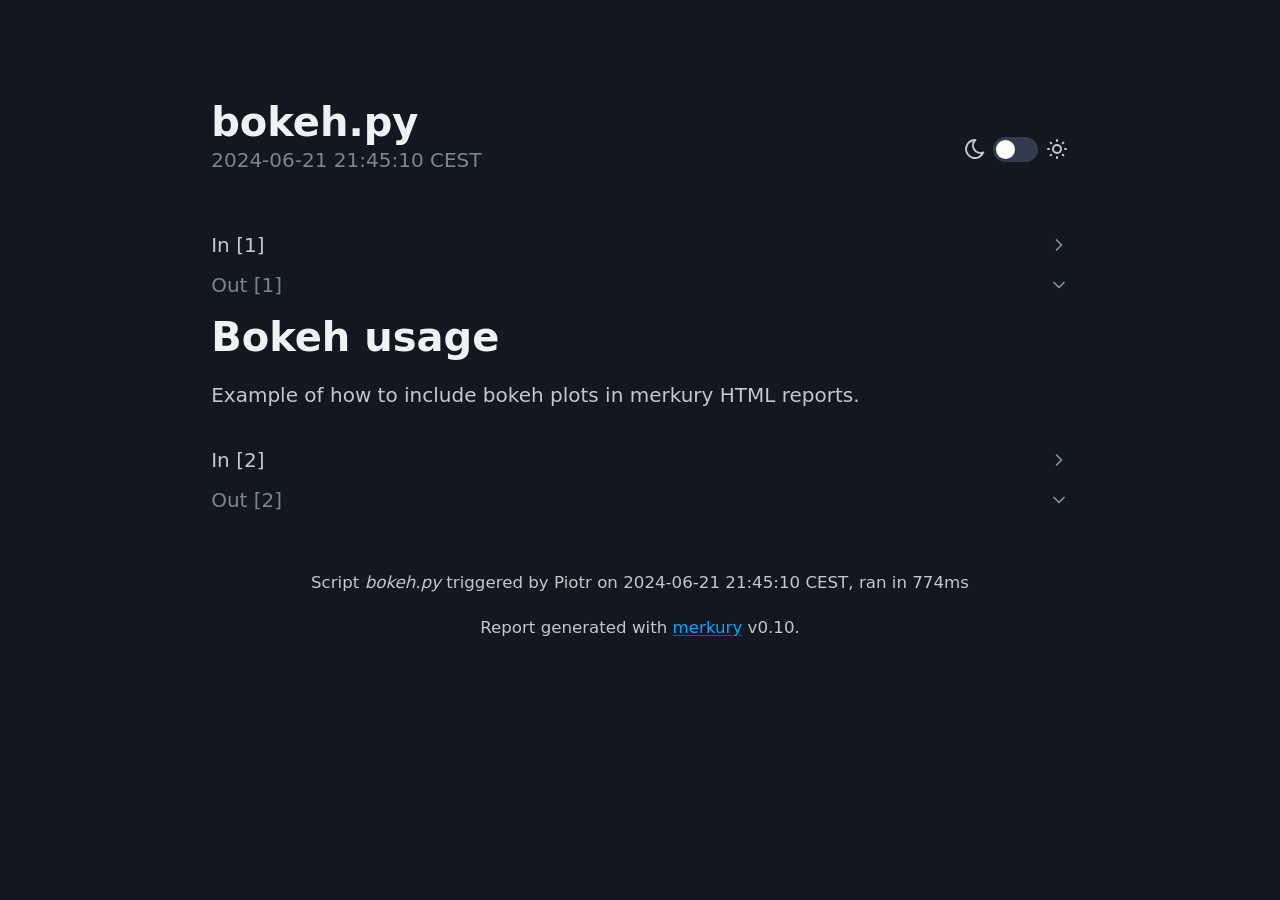
<file: examples/bokeh.html>
<!DOCTYPE html>
<html lang="en" data-theme="dark">
<head>
    <meta charset="UTF-8">
    <meta http-equiv="X-UA-Compatible" content="IE=edge">
    <meta name="viewport" content="width=device-width, initial-scale=1.0">
    <title>bokeh.py</title>
    <style>@charset "UTF-8";/*!
 * Pico CSS ✨ v2.0.6 (https://picocss.com)
 * Copyright 2019-2024 - Licensed under MIT
 */:root{--pico-font-family-emoji:"Apple Color Emoji","Segoe UI Emoji","Segoe UI Symbol","Noto Color Emoji";--pico-font-family-sans-serif:system-ui,"Segoe UI",Roboto,Oxygen,Ubuntu,Cantarell,Helvetica,Arial,"Helvetica Neue",sans-serif,var(--pico-font-family-emoji);--pico-font-family-monospace:ui-monospace,SFMono-Regular,"SF Mono",Menlo,Consolas,"Liberation Mono",monospace,var(--pico-font-family-emoji);--pico-font-family:var(--pico-font-family-sans-serif);--pico-line-height:1.5;--pico-font-weight:400;--pico-font-size:100%;--pico-text-underline-offset:0.1rem;--pico-border-radius:0.25rem;--pico-border-width:0.0625rem;--pico-outline-width:0.125rem;--pico-transition:0.2s ease-in-out;--pico-spacing:1rem;--pico-typography-spacing-vertical:1rem;--pico-block-spacing-vertical:var(--pico-spacing);--pico-block-spacing-horizontal:var(--pico-spacing);--pico-grid-column-gap:var(--pico-spacing);--pico-grid-row-gap:var(--pico-spacing);--pico-form-element-spacing-vertical:0.75rem;--pico-form-element-spacing-horizontal:1rem;--pico-group-box-shadow:0 0 0 rgba(0, 0, 0, 0);--pico-group-box-shadow-focus-with-button:0 0 0 var(--pico-outline-width) var(--pico-primary-focus);--pico-group-box-shadow-focus-with-input:0 0 0 0.0625rem var(--pico-form-element-border-color);--pico-modal-overlay-backdrop-filter:blur(0.375rem);--pico-nav-element-spacing-vertical:1rem;--pico-nav-element-spacing-horizontal:0.5rem;--pico-nav-link-spacing-vertical:0.5rem;--pico-nav-link-spacing-horizontal:0.5rem;--pico-nav-breadcrumb-divider:">";--pico-icon-checkbox:url("data:image/svg+xml,%3Csvg xmlns='http://www.w3.org/2000/svg' width='24' height='24' viewBox='0 0 24 24' fill='none' stroke='rgb(255, 255, 255)' stroke-width='4' stroke-linecap='round' stroke-linejoin='round'%3E%3Cpolyline points='20 6 9 17 4 12'%3E%3C/polyline%3E%3C/svg%3E");--pico-icon-minus:url("data:image/svg+xml,%3Csvg xmlns='http://www.w3.org/2000/svg' width='24' height='24' viewBox='0 0 24 24' fill='none' stroke='rgb(255, 255, 255)' stroke-width='4' stroke-linecap='round' stroke-linejoin='round'%3E%3Cline x1='5' y1='12' x2='19' y2='12'%3E%3C/line%3E%3C/svg%3E");--pico-icon-chevron:url("data:image/svg+xml,%3Csvg xmlns='http://www.w3.org/2000/svg' width='24' height='24' viewBox='0 0 24 24' fill='none' stroke='rgb(136, 145, 164)' stroke-width='2' stroke-linecap='round' stroke-linejoin='round'%3E%3Cpolyline points='6 9 12 15 18 9'%3E%3C/polyline%3E%3C/svg%3E");--pico-icon-date:url("data:image/svg+xml,%3Csvg xmlns='http://www.w3.org/2000/svg' width='24' height='24' viewBox='0 0 24 24' fill='none' stroke='rgb(136, 145, 164)' stroke-width='2' stroke-linecap='round' stroke-linejoin='round'%3E%3Crect x='3' y='4' width='18' height='18' rx='2' ry='2'%3E%3C/rect%3E%3Cline x1='16' y1='2' x2='16' y2='6'%3E%3C/line%3E%3Cline x1='8' y1='2' x2='8' y2='6'%3E%3C/line%3E%3Cline x1='3' y1='10' x2='21' y2='10'%3E%3C/line%3E%3C/svg%3E");--pico-icon-time:url("data:image/svg+xml,%3Csvg xmlns='http://www.w3.org/2000/svg' width='24' height='24' viewBox='0 0 24 24' fill='none' stroke='rgb(136, 145, 164)' stroke-width='2' stroke-linecap='round' stroke-linejoin='round'%3E%3Ccircle cx='12' cy='12' r='10'%3E%3C/circle%3E%3Cpolyline points='12 6 12 12 16 14'%3E%3C/polyline%3E%3C/svg%3E");--pico-icon-search:url("data:image/svg+xml,%3Csvg xmlns='http://www.w3.org/2000/svg' width='24' height='24' viewBox='0 0 24 24' fill='none' stroke='rgb(136, 145, 164)' stroke-width='1.5' stroke-linecap='round' stroke-linejoin='round'%3E%3Ccircle cx='11' cy='11' r='8'%3E%3C/circle%3E%3Cline x1='21' y1='21' x2='16.65' y2='16.65'%3E%3C/line%3E%3C/svg%3E");--pico-icon-close:url("data:image/svg+xml,%3Csvg xmlns='http://www.w3.org/2000/svg' width='24' height='24' viewBox='0 0 24 24' fill='none' stroke='rgb(136, 145, 164)' stroke-width='3' stroke-linecap='round' stroke-linejoin='round'%3E%3Cline x1='18' y1='6' x2='6' y2='18'%3E%3C/line%3E%3Cline x1='6' y1='6' x2='18' y2='18'%3E%3C/line%3E%3C/svg%3E");--pico-icon-loading:url("data:image/svg+xml,%3Csvg fill='none' height='24' width='24' viewBox='0 0 24 24' xmlns='http://www.w3.org/2000/svg' %3E%3Cstyle%3E g %7B animation: rotate 2s linear infinite; transform-origin: center center; %7D circle %7B stroke-dasharray: 75,100; stroke-dashoffset: -5; animation: dash 1.5s ease-in-out infinite; stroke-linecap: round; %7D @keyframes rotate %7B 0%25 %7B transform: rotate(0deg); %7D 100%25 %7B transform: rotate(360deg); %7D %7D @keyframes dash %7B 0%25 %7B stroke-dasharray: 1,100; stroke-dashoffset: 0; %7D 50%25 %7B stroke-dasharray: 44.5,100; stroke-dashoffset: -17.5; %7D 100%25 %7B stroke-dasharray: 44.5,100; stroke-dashoffset: -62; %7D %7D %3C/style%3E%3Cg%3E%3Ccircle cx='12' cy='12' r='10' fill='none' stroke='rgb(136, 145, 164)' stroke-width='4' /%3E%3C/g%3E%3C/svg%3E")}@media (min-width:576px){:root{--pico-font-size:106.25%}}@media (min-width:768px){:root{--pico-font-size:112.5%}}@media (min-width:1024px){:root{--pico-font-size:118.75%}}@media (min-width:1280px){:root{--pico-font-size:125%}}@media (min-width:1536px){:root{--pico-font-size:131.25%}}a{--pico-text-decoration:underline}a.contrast,a.secondary{--pico-text-decoration:underline}small{--pico-font-size:0.875em}h1,h2,h3,h4,h5,h6{--pico-font-weight:700}h1{--pico-font-size:2rem;--pico-line-height:1.125;--pico-typography-spacing-top:3rem}h2{--pico-font-size:1.75rem;--pico-line-height:1.15;--pico-typography-spacing-top:2.625rem}h3{--pico-font-size:1.5rem;--pico-line-height:1.175;--pico-typography-spacing-top:2.25rem}h4{--pico-font-size:1.25rem;--pico-line-height:1.2;--pico-typography-spacing-top:1.874rem}h5{--pico-font-size:1.125rem;--pico-line-height:1.225;--pico-typography-spacing-top:1.6875rem}h6{--pico-font-size:1rem;--pico-line-height:1.25;--pico-typography-spacing-top:1.5rem}tfoot td,tfoot th,thead td,thead th{--pico-font-weight:600;--pico-border-width:0.1875rem}code,kbd,pre,samp{--pico-font-family:var(--pico-font-family-monospace)}kbd{--pico-font-weight:bolder}:where(select,textarea),input:not([type=submit],[type=button],[type=reset],[type=checkbox],[type=radio],[type=file]){--pico-outline-width:0.0625rem}[type=search]{--pico-border-radius:5rem}[type=checkbox],[type=radio]{--pico-border-width:0.125rem}[type=checkbox][role=switch]{--pico-border-width:0.1875rem}details.dropdown summary:not([role=button]){--pico-outline-width:0.0625rem}nav details.dropdown summary:focus-visible{--pico-outline-width:0.125rem}[role=search]{--pico-border-radius:5rem}[role=group]:has(button.secondary:focus,[type=submit].secondary:focus,[type=button].secondary:focus,[role=button].secondary:focus),[role=search]:has(button.secondary:focus,[type=submit].secondary:focus,[type=button].secondary:focus,[role=button].secondary:focus){--pico-group-box-shadow-focus-with-button:0 0 0 var(--pico-outline-width) var(--pico-secondary-focus)}[role=group]:has(button.contrast:focus,[type=submit].contrast:focus,[type=button].contrast:focus,[role=button].contrast:focus),[role=search]:has(button.contrast:focus,[type=submit].contrast:focus,[type=button].contrast:focus,[role=button].contrast:focus){--pico-group-box-shadow-focus-with-button:0 0 0 var(--pico-outline-width) var(--pico-contrast-focus)}[role=group] [role=button],[role=group] [type=button],[role=group] [type=submit],[role=group] button,[role=search] [role=button],[role=search] [type=button],[role=search] [type=submit],[role=search] button{--pico-form-element-spacing-horizontal:2rem}details summary[role=button]:not(.outline)::after{filter:brightness(0) invert(1)}[aria-busy=true]:not(input,select,textarea):is(button,[type=submit],[type=button],[type=reset],[role=button]):not(.outline)::before{filter:brightness(0) invert(1)}:root:not([data-theme=dark]),[data-theme=light]{--pico-background-color:#fff;--pico-color:#373c44;--pico-text-selection-color:rgba(2, 154, 232, 0.25);--pico-muted-color:#646b79;--pico-muted-border-color:#e7eaf0;--pico-primary:#0172ad;--pico-primary-background:#0172ad;--pico-primary-border:var(--pico-primary-background);--pico-primary-underline:rgba(1, 114, 173, 0.5);--pico-primary-hover:#015887;--pico-primary-hover-background:#02659a;--pico-primary-hover-border:var(--pico-primary-hover-background);--pico-primary-hover-underline:var(--pico-primary-hover);--pico-primary-focus:rgba(2, 154, 232, 0.5);--pico-primary-inverse:#fff;--pico-secondary:#5d6b89;--pico-secondary-background:#525f7a;--pico-secondary-border:var(--pico-secondary-background);--pico-secondary-underline:rgba(93, 107, 137, 0.5);--pico-secondary-hover:#48536b;--pico-secondary-hover-background:#48536b;--pico-secondary-hover-border:var(--pico-secondary-hover-background);--pico-secondary-hover-underline:var(--pico-secondary-hover);--pico-secondary-focus:rgba(93, 107, 137, 0.25);--pico-secondary-inverse:#fff;--pico-contrast:#181c25;--pico-contrast-background:#181c25;--pico-contrast-border:var(--pico-contrast-background);--pico-contrast-underline:rgba(24, 28, 37, 0.5);--pico-contrast-hover:#000;--pico-contrast-hover-background:#000;--pico-contrast-hover-border:var(--pico-contrast-hover-background);--pico-contrast-hover-underline:var(--pico-secondary-hover);--pico-contrast-focus:rgba(93, 107, 137, 0.25);--pico-contrast-inverse:#fff;--pico-box-shadow:0.0145rem 0.029rem 0.174rem rgba(129, 145, 181, 0.01698),0.0335rem 0.067rem 0.402rem rgba(129, 145, 181, 0.024),0.0625rem 0.125rem 0.75rem rgba(129, 145, 181, 0.03),0.1125rem 0.225rem 1.35rem rgba(129, 145, 181, 0.036),0.2085rem 0.417rem 2.502rem rgba(129, 145, 181, 0.04302),0.5rem 1rem 6rem rgba(129, 145, 181, 0.06),0 0 0 0.0625rem rgba(129, 145, 181, 0.015);--pico-h1-color:#2d3138;--pico-h2-color:#373c44;--pico-h3-color:#424751;--pico-h4-color:#4d535e;--pico-h5-color:#5c6370;--pico-h6-color:#646b79;--pico-mark-background-color:#fde7c0;--pico-mark-color:#0f1114;--pico-ins-color:#1d6a54;--pico-del-color:#883935;--pico-blockquote-border-color:var(--pico-muted-border-color);--pico-blockquote-footer-color:var(--pico-muted-color);--pico-button-box-shadow:0 0 0 rgba(0, 0, 0, 0);--pico-button-hover-box-shadow:0 0 0 rgba(0, 0, 0, 0);--pico-table-border-color:var(--pico-muted-border-color);--pico-table-row-stripped-background-color:rgba(111, 120, 135, 0.0375);--pico-code-background-color:#f3f5f7;--pico-code-color:#646b79;--pico-code-kbd-background-color:var(--pico-color);--pico-code-kbd-color:var(--pico-background-color);--pico-form-element-background-color:#fbfcfc;--pico-form-element-selected-background-color:#dfe3eb;--pico-form-element-border-color:#cfd5e2;--pico-form-element-color:#23262c;--pico-form-element-placeholder-color:var(--pico-muted-color);--pico-form-element-active-background-color:#fff;--pico-form-element-active-border-color:var(--pico-primary-border);--pico-form-element-focus-color:var(--pico-primary-border);--pico-form-element-disabled-opacity:0.5;--pico-form-element-invalid-border-color:#b86a6b;--pico-form-element-invalid-active-border-color:#c84f48;--pico-form-element-invalid-focus-color:var(--pico-form-element-invalid-active-border-color);--pico-form-element-valid-border-color:#4c9b8a;--pico-form-element-valid-active-border-color:#279977;--pico-form-element-valid-focus-color:var(--pico-form-element-valid-active-border-color);--pico-switch-background-color:#bfc7d9;--pico-switch-checked-background-color:var(--pico-primary-background);--pico-switch-color:#fff;--pico-switch-thumb-box-shadow:0 0 0 rgba(0, 0, 0, 0);--pico-range-border-color:#dfe3eb;--pico-range-active-border-color:#bfc7d9;--pico-range-thumb-border-color:var(--pico-background-color);--pico-range-thumb-color:var(--pico-secondary-background);--pico-range-thumb-active-color:var(--pico-primary-background);--pico-accordion-border-color:var(--pico-muted-border-color);--pico-accordion-active-summary-color:var(--pico-primary-hover);--pico-accordion-close-summary-color:var(--pico-color);--pico-accordion-open-summary-color:var(--pico-muted-color);--pico-card-background-color:var(--pico-background-color);--pico-card-border-color:var(--pico-muted-border-color);--pico-card-box-shadow:var(--pico-box-shadow);--pico-card-sectioning-background-color:#fbfcfc;--pico-dropdown-background-color:#fff;--pico-dropdown-border-color:#eff1f4;--pico-dropdown-box-shadow:var(--pico-box-shadow);--pico-dropdown-color:var(--pico-color);--pico-dropdown-hover-background-color:#eff1f4;--pico-loading-spinner-opacity:0.5;--pico-modal-overlay-background-color:rgba(232, 234, 237, 0.75);--pico-progress-background-color:#dfe3eb;--pico-progress-color:var(--pico-primary-background);--pico-tooltip-background-color:var(--pico-contrast-background);--pico-tooltip-color:var(--pico-contrast-inverse);--pico-icon-valid:url("data:image/svg+xml,%3Csvg xmlns='http://www.w3.org/2000/svg' width='24' height='24' viewBox='0 0 24 24' fill='none' stroke='rgb(76, 155, 138)' stroke-width='2' stroke-linecap='round' stroke-linejoin='round'%3E%3Cpolyline points='20 6 9 17 4 12'%3E%3C/polyline%3E%3C/svg%3E");--pico-icon-invalid:url("data:image/svg+xml,%3Csvg xmlns='http://www.w3.org/2000/svg' width='24' height='24' viewBox='0 0 24 24' fill='none' stroke='rgb(200, 79, 72)' stroke-width='2' stroke-linecap='round' stroke-linejoin='round'%3E%3Ccircle cx='12' cy='12' r='10'%3E%3C/circle%3E%3Cline x1='12' y1='8' x2='12' y2='12'%3E%3C/line%3E%3Cline x1='12' y1='16' x2='12.01' y2='16'%3E%3C/line%3E%3C/svg%3E");color-scheme:light}:root:not([data-theme=dark]) input:is([type=submit],[type=button],[type=reset],[type=checkbox],[type=radio],[type=file]),[data-theme=light] input:is([type=submit],[type=button],[type=reset],[type=checkbox],[type=radio],[type=file]){--pico-form-element-focus-color:var(--pico-primary-focus)}@media only screen and (prefers-color-scheme:dark){:root:not([data-theme]){--pico-background-color:#13171f;--pico-color:#c2c7d0;--pico-text-selection-color:rgba(1, 170, 255, 0.1875);--pico-muted-color:#7b8495;--pico-muted-border-color:#202632;--pico-primary:#01aaff;--pico-primary-background:#0172ad;--pico-primary-border:var(--pico-primary-background);--pico-primary-underline:rgba(1, 170, 255, 0.5);--pico-primary-hover:#79c0ff;--pico-primary-hover-background:#017fc0;--pico-primary-hover-border:var(--pico-primary-hover-background);--pico-primary-hover-underline:var(--pico-primary-hover);--pico-primary-focus:rgba(1, 170, 255, 0.375);--pico-primary-inverse:#fff;--pico-secondary:#969eaf;--pico-secondary-background:#525f7a;--pico-secondary-border:var(--pico-secondary-background);--pico-secondary-underline:rgba(150, 158, 175, 0.5);--pico-secondary-hover:#b3b9c5;--pico-secondary-hover-background:#5d6b89;--pico-secondary-hover-border:var(--pico-secondary-hover-background);--pico-secondary-hover-underline:var(--pico-secondary-hover);--pico-secondary-focus:rgba(144, 158, 190, 0.25);--pico-secondary-inverse:#fff;--pico-contrast:#dfe3eb;--pico-contrast-background:#eff1f4;--pico-contrast-border:var(--pico-contrast-background);--pico-contrast-underline:rgba(223, 227, 235, 0.5);--pico-contrast-hover:#fff;--pico-contrast-hover-background:#fff;--pico-contrast-hover-border:var(--pico-contrast-hover-background);--pico-contrast-hover-underline:var(--pico-contrast-hover);--pico-contrast-focus:rgba(207, 213, 226, 0.25);--pico-contrast-inverse:#000;--pico-box-shadow:0.0145rem 0.029rem 0.174rem rgba(7, 9, 12, 0.01698),0.0335rem 0.067rem 0.402rem rgba(7, 9, 12, 0.024),0.0625rem 0.125rem 0.75rem rgba(7, 9, 12, 0.03),0.1125rem 0.225rem 1.35rem rgba(7, 9, 12, 0.036),0.2085rem 0.417rem 2.502rem rgba(7, 9, 12, 0.04302),0.5rem 1rem 6rem rgba(7, 9, 12, 0.06),0 0 0 0.0625rem rgba(7, 9, 12, 0.015);--pico-h1-color:#f0f1f3;--pico-h2-color:#e0e3e7;--pico-h3-color:#c2c7d0;--pico-h4-color:#b3b9c5;--pico-h5-color:#a4acba;--pico-h6-color:#8891a4;--pico-mark-background-color:#014063;--pico-mark-color:#fff;--pico-ins-color:#62af9a;--pico-del-color:#ce7e7b;--pico-blockquote-border-color:var(--pico-muted-border-color);--pico-blockquote-footer-color:var(--pico-muted-color);--pico-button-box-shadow:0 0 0 rgba(0, 0, 0, 0);--pico-button-hover-box-shadow:0 0 0 rgba(0, 0, 0, 0);--pico-table-border-color:var(--pico-muted-border-color);--pico-table-row-stripped-background-color:rgba(111, 120, 135, 0.0375);--pico-code-background-color:#1a1f28;--pico-code-color:#8891a4;--pico-code-kbd-background-color:var(--pico-color);--pico-code-kbd-color:var(--pico-background-color);--pico-form-element-background-color:#1c212c;--pico-form-element-selected-background-color:#2a3140;--pico-form-element-border-color:#2a3140;--pico-form-element-color:#e0e3e7;--pico-form-element-placeholder-color:#8891a4;--pico-form-element-active-background-color:#1a1f28;--pico-form-element-active-border-color:var(--pico-primary-border);--pico-form-element-focus-color:var(--pico-primary-border);--pico-form-element-disabled-opacity:0.5;--pico-form-element-invalid-border-color:#964a50;--pico-form-element-invalid-active-border-color:#b7403b;--pico-form-element-invalid-focus-color:var(--pico-form-element-invalid-active-border-color);--pico-form-element-valid-border-color:#2a7b6f;--pico-form-element-valid-active-border-color:#16896a;--pico-form-element-valid-focus-color:var(--pico-form-element-valid-active-border-color);--pico-switch-background-color:#333c4e;--pico-switch-checked-background-color:var(--pico-primary-background);--pico-switch-color:#fff;--pico-switch-thumb-box-shadow:0 0 0 rgba(0, 0, 0, 0);--pico-range-border-color:#202632;--pico-range-active-border-color:#2a3140;--pico-range-thumb-border-color:var(--pico-background-color);--pico-range-thumb-color:var(--pico-secondary-background);--pico-range-thumb-active-color:var(--pico-primary-background);--pico-accordion-border-color:var(--pico-muted-border-color);--pico-accordion-active-summary-color:var(--pico-primary-hover);--pico-accordion-close-summary-color:var(--pico-color);--pico-accordion-open-summary-color:var(--pico-muted-color);--pico-card-background-color:#181c25;--pico-card-border-color:var(--pico-card-background-color);--pico-card-box-shadow:var(--pico-box-shadow);--pico-card-sectioning-background-color:#1a1f28;--pico-dropdown-background-color:#181c25;--pico-dropdown-border-color:#202632;--pico-dropdown-box-shadow:var(--pico-box-shadow);--pico-dropdown-color:var(--pico-color);--pico-dropdown-hover-background-color:#202632;--pico-loading-spinner-opacity:0.5;--pico-modal-overlay-background-color:rgba(8, 9, 10, 0.75);--pico-progress-background-color:#202632;--pico-progress-color:var(--pico-primary-background);--pico-tooltip-background-color:var(--pico-contrast-background);--pico-tooltip-color:var(--pico-contrast-inverse);--pico-icon-valid:url("data:image/svg+xml,%3Csvg xmlns='http://www.w3.org/2000/svg' width='24' height='24' viewBox='0 0 24 24' fill='none' stroke='rgb(42, 123, 111)' stroke-width='2' stroke-linecap='round' stroke-linejoin='round'%3E%3Cpolyline points='20 6 9 17 4 12'%3E%3C/polyline%3E%3C/svg%3E");--pico-icon-invalid:url("data:image/svg+xml,%3Csvg xmlns='http://www.w3.org/2000/svg' width='24' height='24' viewBox='0 0 24 24' fill='none' stroke='rgb(150, 74, 80)' stroke-width='2' stroke-linecap='round' stroke-linejoin='round'%3E%3Ccircle cx='12' cy='12' r='10'%3E%3C/circle%3E%3Cline x1='12' y1='8' x2='12' y2='12'%3E%3C/line%3E%3Cline x1='12' y1='16' x2='12.01' y2='16'%3E%3C/line%3E%3C/svg%3E");color-scheme:dark}:root:not([data-theme]) input:is([type=submit],[type=button],[type=reset],[type=checkbox],[type=radio],[type=file]){--pico-form-element-focus-color:var(--pico-primary-focus)}:root:not([data-theme]) details summary[role=button].contrast:not(.outline)::after{filter:brightness(0)}:root:not([data-theme]) [aria-busy=true]:not(input,select,textarea).contrast:is(button,[type=submit],[type=button],[type=reset],[role=button]):not(.outline)::before{filter:brightness(0)}}[data-theme=dark]{--pico-background-color:#13171f;--pico-color:#c2c7d0;--pico-text-selection-color:rgba(1, 170, 255, 0.1875);--pico-muted-color:#7b8495;--pico-muted-border-color:#202632;--pico-primary:#01aaff;--pico-primary-background:#0172ad;--pico-primary-border:var(--pico-primary-background);--pico-primary-underline:rgba(1, 170, 255, 0.5);--pico-primary-hover:#79c0ff;--pico-primary-hover-background:#017fc0;--pico-primary-hover-border:var(--pico-primary-hover-background);--pico-primary-hover-underline:var(--pico-primary-hover);--pico-primary-focus:rgba(1, 170, 255, 0.375);--pico-primary-inverse:#fff;--pico-secondary:#969eaf;--pico-secondary-background:#525f7a;--pico-secondary-border:var(--pico-secondary-background);--pico-secondary-underline:rgba(150, 158, 175, 0.5);--pico-secondary-hover:#b3b9c5;--pico-secondary-hover-background:#5d6b89;--pico-secondary-hover-border:var(--pico-secondary-hover-background);--pico-secondary-hover-underline:var(--pico-secondary-hover);--pico-secondary-focus:rgba(144, 158, 190, 0.25);--pico-secondary-inverse:#fff;--pico-contrast:#dfe3eb;--pico-contrast-background:#eff1f4;--pico-contrast-border:var(--pico-contrast-background);--pico-contrast-underline:rgba(223, 227, 235, 0.5);--pico-contrast-hover:#fff;--pico-contrast-hover-background:#fff;--pico-contrast-hover-border:var(--pico-contrast-hover-background);--pico-contrast-hover-underline:var(--pico-contrast-hover);--pico-contrast-focus:rgba(207, 213, 226, 0.25);--pico-contrast-inverse:#000;--pico-box-shadow:0.0145rem 0.029rem 0.174rem rgba(7, 9, 12, 0.01698),0.0335rem 0.067rem 0.402rem rgba(7, 9, 12, 0.024),0.0625rem 0.125rem 0.75rem rgba(7, 9, 12, 0.03),0.1125rem 0.225rem 1.35rem rgba(7, 9, 12, 0.036),0.2085rem 0.417rem 2.502rem rgba(7, 9, 12, 0.04302),0.5rem 1rem 6rem rgba(7, 9, 12, 0.06),0 0 0 0.0625rem rgba(7, 9, 12, 0.015);--pico-h1-color:#f0f1f3;--pico-h2-color:#e0e3e7;--pico-h3-color:#c2c7d0;--pico-h4-color:#b3b9c5;--pico-h5-color:#a4acba;--pico-h6-color:#8891a4;--pico-mark-background-color:#014063;--pico-mark-color:#fff;--pico-ins-color:#62af9a;--pico-del-color:#ce7e7b;--pico-blockquote-border-color:var(--pico-muted-border-color);--pico-blockquote-footer-color:var(--pico-muted-color);--pico-button-box-shadow:0 0 0 rgba(0, 0, 0, 0);--pico-button-hover-box-shadow:0 0 0 rgba(0, 0, 0, 0);--pico-table-border-color:var(--pico-muted-border-color);--pico-table-row-stripped-background-color:rgba(111, 120, 135, 0.0375);--pico-code-background-color:#1a1f28;--pico-code-color:#8891a4;--pico-code-kbd-background-color:var(--pico-color);--pico-code-kbd-color:var(--pico-background-color);--pico-form-element-background-color:#1c212c;--pico-form-element-selected-background-color:#2a3140;--pico-form-element-border-color:#2a3140;--pico-form-element-color:#e0e3e7;--pico-form-element-placeholder-color:#8891a4;--pico-form-element-active-background-color:#1a1f28;--pico-form-element-active-border-color:var(--pico-primary-border);--pico-form-element-focus-color:var(--pico-primary-border);--pico-form-element-disabled-opacity:0.5;--pico-form-element-invalid-border-color:#964a50;--pico-form-element-invalid-active-border-color:#b7403b;--pico-form-element-invalid-focus-color:var(--pico-form-element-invalid-active-border-color);--pico-form-element-valid-border-color:#2a7b6f;--pico-form-element-valid-active-border-color:#16896a;--pico-form-element-valid-focus-color:var(--pico-form-element-valid-active-border-color);--pico-switch-background-color:#333c4e;--pico-switch-checked-background-color:var(--pico-primary-background);--pico-switch-color:#fff;--pico-switch-thumb-box-shadow:0 0 0 rgba(0, 0, 0, 0);--pico-range-border-color:#202632;--pico-range-active-border-color:#2a3140;--pico-range-thumb-border-color:var(--pico-background-color);--pico-range-thumb-color:var(--pico-secondary-background);--pico-range-thumb-active-color:var(--pico-primary-background);--pico-accordion-border-color:var(--pico-muted-border-color);--pico-accordion-active-summary-color:var(--pico-primary-hover);--pico-accordion-close-summary-color:var(--pico-color);--pico-accordion-open-summary-color:var(--pico-muted-color);--pico-card-background-color:#181c25;--pico-card-border-color:var(--pico-card-background-color);--pico-card-box-shadow:var(--pico-box-shadow);--pico-card-sectioning-background-color:#1a1f28;--pico-dropdown-background-color:#181c25;--pico-dropdown-border-color:#202632;--pico-dropdown-box-shadow:var(--pico-box-shadow);--pico-dropdown-color:var(--pico-color);--pico-dropdown-hover-background-color:#202632;--pico-loading-spinner-opacity:0.5;--pico-modal-overlay-background-color:rgba(8, 9, 10, 0.75);--pico-progress-background-color:#202632;--pico-progress-color:var(--pico-primary-background);--pico-tooltip-background-color:var(--pico-contrast-background);--pico-tooltip-color:var(--pico-contrast-inverse);--pico-icon-valid:url("data:image/svg+xml,%3Csvg xmlns='http://www.w3.org/2000/svg' width='24' height='24' viewBox='0 0 24 24' fill='none' stroke='rgb(42, 123, 111)' stroke-width='2' stroke-linecap='round' stroke-linejoin='round'%3E%3Cpolyline points='20 6 9 17 4 12'%3E%3C/polyline%3E%3C/svg%3E");--pico-icon-invalid:url("data:image/svg+xml,%3Csvg xmlns='http://www.w3.org/2000/svg' width='24' height='24' viewBox='0 0 24 24' fill='none' stroke='rgb(150, 74, 80)' stroke-width='2' stroke-linecap='round' stroke-linejoin='round'%3E%3Ccircle cx='12' cy='12' r='10'%3E%3C/circle%3E%3Cline x1='12' y1='8' x2='12' y2='12'%3E%3C/line%3E%3Cline x1='12' y1='16' x2='12.01' y2='16'%3E%3C/line%3E%3C/svg%3E");color-scheme:dark}[data-theme=dark] input:is([type=submit],[type=button],[type=reset],[type=checkbox],[type=radio],[type=file]){--pico-form-element-focus-color:var(--pico-primary-focus)}[data-theme=dark] details summary[role=button].contrast:not(.outline)::after{filter:brightness(0)}[data-theme=dark] [aria-busy=true]:not(input,select,textarea).contrast:is(button,[type=submit],[type=button],[type=reset],[role=button]):not(.outline)::before{filter:brightness(0)}[type=checkbox],[type=radio],[type=range],progress{accent-color:var(--pico-primary)}*,::after,::before{box-sizing:border-box;background-repeat:no-repeat}::after,::before{text-decoration:inherit;vertical-align:inherit}:where(:root){-webkit-tap-highlight-color:transparent;-webkit-text-size-adjust:100%;-moz-text-size-adjust:100%;text-size-adjust:100%;background-color:var(--pico-background-color);color:var(--pico-color);font-weight:var(--pico-font-weight);font-size:var(--pico-font-size);line-height:var(--pico-line-height);font-family:var(--pico-font-family);text-underline-offset:var(--pico-text-underline-offset);text-rendering:optimizeLegibility;overflow-wrap:break-word;-moz-tab-size:4;-o-tab-size:4;tab-size:4}body{width:100%;margin:0}main{display:block}body>footer,body>header,body>main{padding-block:var(--pico-block-spacing-vertical)}section{margin-bottom:var(--pico-block-spacing-vertical)}.container,.container-fluid{width:100%;margin-right:auto;margin-left:auto;padding-right:var(--pico-spacing);padding-left:var(--pico-spacing)}@media (min-width:576px){.container{max-width:510px;padding-right:0;padding-left:0}}@media (min-width:768px){.container{max-width:700px}}@media (min-width:1024px){.container{max-width:950px}}@media (min-width:1280px){.container{max-width:1200px}}@media (min-width:1536px){.container{max-width:1450px}}.grid{grid-column-gap:var(--pico-grid-column-gap);grid-row-gap:var(--pico-grid-row-gap);display:grid;grid-template-columns:1fr}@media (min-width:768px){.grid{grid-template-columns:repeat(auto-fit,minmax(0%,1fr))}}.grid>*{min-width:0}.overflow-auto{overflow:auto}b,strong{font-weight:bolder}sub,sup{position:relative;font-size:.75em;line-height:0;vertical-align:baseline}sub{bottom:-.25em}sup{top:-.5em}address,blockquote,dl,ol,p,pre,table,ul{margin-top:0;margin-bottom:var(--pico-typography-spacing-vertical);color:var(--pico-color);font-style:normal;font-weight:var(--pico-font-weight)}h1,h2,h3,h4,h5,h6{margin-top:0;margin-bottom:var(--pico-typography-spacing-vertical);color:var(--pico-color);font-weight:var(--pico-font-weight);font-size:var(--pico-font-size);line-height:var(--pico-line-height);font-family:var(--pico-font-family)}h1{--pico-color:var(--pico-h1-color)}h2{--pico-color:var(--pico-h2-color)}h3{--pico-color:var(--pico-h3-color)}h4{--pico-color:var(--pico-h4-color)}h5{--pico-color:var(--pico-h5-color)}h6{--pico-color:var(--pico-h6-color)}:where(article,address,blockquote,dl,figure,form,ol,p,pre,table,ul)~:is(h1,h2,h3,h4,h5,h6){margin-top:var(--pico-typography-spacing-top)}p{margin-bottom:var(--pico-typography-spacing-vertical)}hgroup{margin-bottom:var(--pico-typography-spacing-vertical)}hgroup>*{margin-top:0;margin-bottom:0}hgroup>:not(:first-child):last-child{--pico-color:var(--pico-muted-color);--pico-font-weight:unset;font-size:1rem}:where(ol,ul) li{margin-bottom:calc(var(--pico-typography-spacing-vertical) * .25)}:where(dl,ol,ul) :where(dl,ol,ul){margin:0;margin-top:calc(var(--pico-typography-spacing-vertical) * .25)}ul li{list-style:square}mark{padding:.125rem .25rem;background-color:var(--pico-mark-background-color);color:var(--pico-mark-color);vertical-align:baseline}blockquote{display:block;margin:var(--pico-typography-spacing-vertical) 0;padding:var(--pico-spacing);border-right:none;border-left:.25rem solid var(--pico-blockquote-border-color);border-inline-start:0.25rem solid var(--pico-blockquote-border-color);border-inline-end:none}blockquote footer{margin-top:calc(var(--pico-typography-spacing-vertical) * .5);color:var(--pico-blockquote-footer-color)}abbr[title]{border-bottom:1px dotted;text-decoration:none;cursor:help}ins{color:var(--pico-ins-color);text-decoration:none}del{color:var(--pico-del-color)}::-moz-selection{background-color:var(--pico-text-selection-color)}::selection{background-color:var(--pico-text-selection-color)}:where(a:not([role=button])),[role=link]{--pico-color:var(--pico-primary);--pico-background-color:transparent;--pico-underline:var(--pico-primary-underline);outline:0;background-color:var(--pico-background-color);color:var(--pico-color);-webkit-text-decoration:var(--pico-text-decoration);text-decoration:var(--pico-text-decoration);text-decoration-color:var(--pico-underline);text-underline-offset:0.125em;transition:background-color var(--pico-transition),color var(--pico-transition),box-shadow var(--pico-transition),-webkit-text-decoration var(--pico-transition);transition:background-color var(--pico-transition),color var(--pico-transition),text-decoration var(--pico-transition),box-shadow var(--pico-transition);transition:background-color var(--pico-transition),color var(--pico-transition),text-decoration var(--pico-transition),box-shadow var(--pico-transition),-webkit-text-decoration var(--pico-transition)}:where(a:not([role=button])):is([aria-current]:not([aria-current=false]),:hover,:active,:focus),[role=link]:is([aria-current]:not([aria-current=false]),:hover,:active,:focus){--pico-color:var(--pico-primary-hover);--pico-underline:var(--pico-primary-hover-underline);--pico-text-decoration:underline}:where(a:not([role=button])):focus-visible,[role=link]:focus-visible{box-shadow:0 0 0 var(--pico-outline-width) var(--pico-primary-focus)}:where(a:not([role=button])).secondary,[role=link].secondary{--pico-color:var(--pico-secondary);--pico-underline:var(--pico-secondary-underline)}:where(a:not([role=button])).secondary:is([aria-current]:not([aria-current=false]),:hover,:active,:focus),[role=link].secondary:is([aria-current]:not([aria-current=false]),:hover,:active,:focus){--pico-color:var(--pico-secondary-hover);--pico-underline:var(--pico-secondary-hover-underline)}:where(a:not([role=button])).contrast,[role=link].contrast{--pico-color:var(--pico-contrast);--pico-underline:var(--pico-contrast-underline)}:where(a:not([role=button])).contrast:is([aria-current]:not([aria-current=false]),:hover,:active,:focus),[role=link].contrast:is([aria-current]:not([aria-current=false]),:hover,:active,:focus){--pico-color:var(--pico-contrast-hover);--pico-underline:var(--pico-contrast-hover-underline)}a[role=button]{display:inline-block}button{margin:0;overflow:visible;font-family:inherit;text-transform:none}[type=button],[type=reset],[type=submit],button{-webkit-appearance:button}[role=button],[type=button],[type=file]::file-selector-button,[type=reset],[type=submit],button{--pico-background-color:var(--pico-primary-background);--pico-border-color:var(--pico-primary-border);--pico-color:var(--pico-primary-inverse);--pico-box-shadow:var(--pico-button-box-shadow, 0 0 0 rgba(0, 0, 0, 0));padding:var(--pico-form-element-spacing-vertical) var(--pico-form-element-spacing-horizontal);border:var(--pico-border-width) solid var(--pico-border-color);border-radius:var(--pico-border-radius);outline:0;background-color:var(--pico-background-color);box-shadow:var(--pico-box-shadow);color:var(--pico-color);font-weight:var(--pico-font-weight);font-size:1rem;line-height:var(--pico-line-height);text-align:center;text-decoration:none;cursor:pointer;-webkit-user-select:none;-moz-user-select:none;user-select:none;transition:background-color var(--pico-transition),border-color var(--pico-transition),color var(--pico-transition),box-shadow var(--pico-transition)}[role=button]:is(:hover,:active,:focus),[role=button]:is([aria-current]:not([aria-current=false])),[type=button]:is(:hover,:active,:focus),[type=button]:is([aria-current]:not([aria-current=false])),[type=file]::file-selector-button:is(:hover,:active,:focus),[type=file]::file-selector-button:is([aria-current]:not([aria-current=false])),[type=reset]:is(:hover,:active,:focus),[type=reset]:is([aria-current]:not([aria-current=false])),[type=submit]:is(:hover,:active,:focus),[type=submit]:is([aria-current]:not([aria-current=false])),button:is(:hover,:active,:focus),button:is([aria-current]:not([aria-current=false])){--pico-background-color:var(--pico-primary-hover-background);--pico-border-color:var(--pico-primary-hover-border);--pico-box-shadow:var(--pico-button-hover-box-shadow, 0 0 0 rgba(0, 0, 0, 0));--pico-color:var(--pico-primary-inverse)}[role=button]:focus,[role=button]:is([aria-current]:not([aria-current=false])):focus,[type=button]:focus,[type=button]:is([aria-current]:not([aria-current=false])):focus,[type=file]::file-selector-button:focus,[type=file]::file-selector-button:is([aria-current]:not([aria-current=false])):focus,[type=reset]:focus,[type=reset]:is([aria-current]:not([aria-current=false])):focus,[type=submit]:focus,[type=submit]:is([aria-current]:not([aria-current=false])):focus,button:focus,button:is([aria-current]:not([aria-current=false])):focus{--pico-box-shadow:var(--pico-button-hover-box-shadow, 0 0 0 rgba(0, 0, 0, 0)),0 0 0 var(--pico-outline-width) var(--pico-primary-focus)}[type=button],[type=reset],[type=submit]{margin-bottom:var(--pico-spacing)}:is(button,[type=submit],[type=button],[role=button]).secondary,[type=file]::file-selector-button,[type=reset]{--pico-background-color:var(--pico-secondary-background);--pico-border-color:var(--pico-secondary-border);--pico-color:var(--pico-secondary-inverse);cursor:pointer}:is(button,[type=submit],[type=button],[role=button]).secondary:is([aria-current]:not([aria-current=false]),:hover,:active,:focus),[type=file]::file-selector-button:is([aria-current]:not([aria-current=false]),:hover,:active,:focus),[type=reset]:is([aria-current]:not([aria-current=false]),:hover,:active,:focus){--pico-background-color:var(--pico-secondary-hover-background);--pico-border-color:var(--pico-secondary-hover-border);--pico-color:var(--pico-secondary-inverse)}:is(button,[type=submit],[type=button],[role=button]).secondary:focus,:is(button,[type=submit],[type=button],[role=button]).secondary:is([aria-current]:not([aria-current=false])):focus,[type=file]::file-selector-button:focus,[type=file]::file-selector-button:is([aria-current]:not([aria-current=false])):focus,[type=reset]:focus,[type=reset]:is([aria-current]:not([aria-current=false])):focus{--pico-box-shadow:var(--pico-button-hover-box-shadow, 0 0 0 rgba(0, 0, 0, 0)),0 0 0 var(--pico-outline-width) var(--pico-secondary-focus)}:is(button,[type=submit],[type=button],[role=button]).contrast{--pico-background-color:var(--pico-contrast-background);--pico-border-color:var(--pico-contrast-border);--pico-color:var(--pico-contrast-inverse)}:is(button,[type=submit],[type=button],[role=button]).contrast:is([aria-current]:not([aria-current=false]),:hover,:active,:focus){--pico-background-color:var(--pico-contrast-hover-background);--pico-border-color:var(--pico-contrast-hover-border);--pico-color:var(--pico-contrast-inverse)}:is(button,[type=submit],[type=button],[role=button]).contrast:focus,:is(button,[type=submit],[type=button],[role=button]).contrast:is([aria-current]:not([aria-current=false])):focus{--pico-box-shadow:var(--pico-button-hover-box-shadow, 0 0 0 rgba(0, 0, 0, 0)),0 0 0 var(--pico-outline-width) var(--pico-contrast-focus)}:is(button,[type=submit],[type=button],[role=button]).outline,[type=reset].outline{--pico-background-color:transparent;--pico-color:var(--pico-primary);--pico-border-color:var(--pico-primary)}:is(button,[type=submit],[type=button],[role=button]).outline:is([aria-current]:not([aria-current=false]),:hover,:active,:focus),[type=reset].outline:is([aria-current]:not([aria-current=false]),:hover,:active,:focus){--pico-background-color:transparent;--pico-color:var(--pico-primary-hover);--pico-border-color:var(--pico-primary-hover)}:is(button,[type=submit],[type=button],[role=button]).outline.secondary,[type=reset].outline{--pico-color:var(--pico-secondary);--pico-border-color:var(--pico-secondary)}:is(button,[type=submit],[type=button],[role=button]).outline.secondary:is([aria-current]:not([aria-current=false]),:hover,:active,:focus),[type=reset].outline:is([aria-current]:not([aria-current=false]),:hover,:active,:focus){--pico-color:var(--pico-secondary-hover);--pico-border-color:var(--pico-secondary-hover)}:is(button,[type=submit],[type=button],[role=button]).outline.contrast{--pico-color:var(--pico-contrast);--pico-border-color:var(--pico-contrast)}:is(button,[type=submit],[type=button],[role=button]).outline.contrast:is([aria-current]:not([aria-current=false]),:hover,:active,:focus){--pico-color:var(--pico-contrast-hover);--pico-border-color:var(--pico-contrast-hover)}:where(button,[type=submit],[type=reset],[type=button],[role=button])[disabled],:where(fieldset[disabled]) :is(button,[type=submit],[type=button],[type=reset],[role=button]){opacity:.5;pointer-events:none}:where(table){width:100%;border-collapse:collapse;border-spacing:0;text-indent:0}td,th{padding:calc(var(--pico-spacing)/ 2) var(--pico-spacing);border-bottom:var(--pico-border-width) solid var(--pico-table-border-color);background-color:var(--pico-background-color);color:var(--pico-color);font-weight:var(--pico-font-weight);text-align:left;text-align:start}tfoot td,tfoot th{border-top:var(--pico-border-width) solid var(--pico-table-border-color);border-bottom:0}table.striped tbody tr:nth-child(odd) td,table.striped tbody tr:nth-child(odd) th{background-color:var(--pico-table-row-stripped-background-color)}:where(audio,canvas,iframe,img,svg,video){vertical-align:middle}audio,video{display:inline-block}audio:not([controls]){display:none;height:0}:where(iframe){border-style:none}img{max-width:100%;height:auto;border-style:none}:where(svg:not([fill])){fill:currentColor}svg:not(:root){overflow:hidden}code,kbd,pre,samp{font-size:.875em;font-family:var(--pico-font-family)}pre code{font-size:inherit;font-family:inherit}pre{-ms-overflow-style:scrollbar;overflow:auto}code,kbd,pre{border-radius:var(--pico-border-radius);background:var(--pico-code-background-color);color:var(--pico-code-color);font-weight:var(--pico-font-weight);line-height:initial}code,kbd{display:inline-block;padding:.375rem}pre{display:block;margin-bottom:var(--pico-spacing);overflow-x:auto}pre>code{display:block;padding:var(--pico-spacing);background:0 0;line-height:var(--pico-line-height)}kbd{background-color:var(--pico-code-kbd-background-color);color:var(--pico-code-kbd-color);vertical-align:baseline}figure{display:block;margin:0;padding:0}figure figcaption{padding:calc(var(--pico-spacing) * .5) 0;color:var(--pico-muted-color)}hr{height:0;margin:var(--pico-typography-spacing-vertical) 0;border:0;border-top:1px solid var(--pico-muted-border-color);color:inherit}[hidden],template{display:none!important}canvas{display:inline-block}input,optgroup,select,textarea{margin:0;font-size:1rem;line-height:var(--pico-line-height);font-family:inherit;letter-spacing:inherit}input{overflow:visible}select{text-transform:none}legend{max-width:100%;padding:0;color:inherit;white-space:normal}textarea{overflow:auto}[type=checkbox],[type=radio]{padding:0}::-webkit-inner-spin-button,::-webkit-outer-spin-button{height:auto}[type=search]{-webkit-appearance:textfield;outline-offset:-2px}[type=search]::-webkit-search-decoration{-webkit-appearance:none}::-webkit-file-upload-button{-webkit-appearance:button;font:inherit}::-moz-focus-inner{padding:0;border-style:none}:-moz-focusring{outline:0}:-moz-ui-invalid{box-shadow:none}::-ms-expand{display:none}[type=file],[type=range]{padding:0;border-width:0}input:not([type=checkbox],[type=radio],[type=range]){height:calc(1rem * var(--pico-line-height) + var(--pico-form-element-spacing-vertical) * 2 + var(--pico-border-width) * 2)}fieldset{width:100%;margin:0;margin-bottom:var(--pico-spacing);padding:0;border:0}fieldset legend,label{display:block;margin-bottom:calc(var(--pico-spacing) * .375);color:var(--pico-color);font-weight:var(--pico-form-label-font-weight,var(--pico-font-weight))}fieldset legend{margin-bottom:calc(var(--pico-spacing) * .5)}button[type=submit],input:not([type=checkbox],[type=radio]),select,textarea{width:100%}input:not([type=checkbox],[type=radio],[type=range],[type=file]),select,textarea{-webkit-appearance:none;-moz-appearance:none;appearance:none;padding:var(--pico-form-element-spacing-vertical) var(--pico-form-element-spacing-horizontal)}input,select,textarea{--pico-background-color:var(--pico-form-element-background-color);--pico-border-color:var(--pico-form-element-border-color);--pico-color:var(--pico-form-element-color);--pico-box-shadow:none;border:var(--pico-border-width) solid var(--pico-border-color);border-radius:var(--pico-border-radius);outline:0;background-color:var(--pico-background-color);box-shadow:var(--pico-box-shadow);color:var(--pico-color);font-weight:var(--pico-font-weight);transition:background-color var(--pico-transition),border-color var(--pico-transition),color var(--pico-transition),box-shadow var(--pico-transition)}:where(select,textarea):not([readonly]):is(:active,:focus),input:not([type=submit],[type=button],[type=reset],[type=checkbox],[type=radio],[readonly]):is(:active,:focus){--pico-background-color:var(--pico-form-element-active-background-color)}:where(select,textarea):not([readonly]):is(:active,:focus),input:not([type=submit],[type=button],[type=reset],[role=switch],[readonly]):is(:active,:focus){--pico-border-color:var(--pico-form-element-active-border-color)}:where(select,textarea):not([readonly]):focus,input:not([type=submit],[type=button],[type=reset],[type=range],[type=file],[readonly]):focus{--pico-box-shadow:0 0 0 var(--pico-outline-width) var(--pico-form-element-focus-color)}:where(fieldset[disabled]) :is(input:not([type=submit],[type=button],[type=reset]),select,textarea),input:not([type=submit],[type=button],[type=reset])[disabled],label[aria-disabled=true],select[disabled],textarea[disabled]{opacity:var(--pico-form-element-disabled-opacity);pointer-events:none}label[aria-disabled=true] input[disabled]{opacity:1}:where(input,select,textarea):not([type=checkbox],[type=radio],[type=date],[type=datetime-local],[type=month],[type=time],[type=week],[type=range])[aria-invalid]{padding-right:calc(var(--pico-form-element-spacing-horizontal) + 1.5rem)!important;padding-left:var(--pico-form-element-spacing-horizontal);padding-inline-start:var(--pico-form-element-spacing-horizontal)!important;padding-inline-end:calc(var(--pico-form-element-spacing-horizontal) + 1.5rem)!important;background-position:center right .75rem;background-size:1rem auto;background-repeat:no-repeat}:where(input,select,textarea):not([type=checkbox],[type=radio],[type=date],[type=datetime-local],[type=month],[type=time],[type=week],[type=range])[aria-invalid=false]:not(select){background-image:var(--pico-icon-valid)}:where(input,select,textarea):not([type=checkbox],[type=radio],[type=date],[type=datetime-local],[type=month],[type=time],[type=week],[type=range])[aria-invalid=true]:not(select){background-image:var(--pico-icon-invalid)}:where(input,select,textarea)[aria-invalid=false]{--pico-border-color:var(--pico-form-element-valid-border-color)}:where(input,select,textarea)[aria-invalid=false]:is(:active,:focus){--pico-border-color:var(--pico-form-element-valid-active-border-color)!important}:where(input,select,textarea)[aria-invalid=false]:is(:active,:focus):not([type=checkbox],[type=radio]){--pico-box-shadow:0 0 0 var(--pico-outline-width) var(--pico-form-element-valid-focus-color)!important}:where(input,select,textarea)[aria-invalid=true]{--pico-border-color:var(--pico-form-element-invalid-border-color)}:where(input,select,textarea)[aria-invalid=true]:is(:active,:focus){--pico-border-color:var(--pico-form-element-invalid-active-border-color)!important}:where(input,select,textarea)[aria-invalid=true]:is(:active,:focus):not([type=checkbox],[type=radio]){--pico-box-shadow:0 0 0 var(--pico-outline-width) var(--pico-form-element-invalid-focus-color)!important}[dir=rtl] :where(input,select,textarea):not([type=checkbox],[type=radio]):is([aria-invalid],[aria-invalid=true],[aria-invalid=false]){background-position:center left .75rem}input::-webkit-input-placeholder,input::placeholder,select:invalid,textarea::-webkit-input-placeholder,textarea::placeholder{color:var(--pico-form-element-placeholder-color);opacity:1}input:not([type=checkbox],[type=radio]),select,textarea{margin-bottom:var(--pico-spacing)}select::-ms-expand{border:0;background-color:transparent}select:not([multiple],[size]){padding-right:calc(var(--pico-form-element-spacing-horizontal) + 1.5rem);padding-left:var(--pico-form-element-spacing-horizontal);padding-inline-start:var(--pico-form-element-spacing-horizontal);padding-inline-end:calc(var(--pico-form-element-spacing-horizontal) + 1.5rem);background-image:var(--pico-icon-chevron);background-position:center right .75rem;background-size:1rem auto;background-repeat:no-repeat}select[multiple] option:checked{background:var(--pico-form-element-selected-background-color);color:var(--pico-form-element-color)}[dir=rtl] select:not([multiple],[size]){background-position:center left .75rem}textarea{display:block;resize:vertical}textarea[aria-invalid]{--pico-icon-height:calc(1rem * var(--pico-line-height) + var(--pico-form-element-spacing-vertical) * 2 + var(--pico-border-width) * 2);background-position:top right .75rem!important;background-size:1rem var(--pico-icon-height)!important}:where(input,select,textarea,fieldset,.grid)+small{display:block;width:100%;margin-top:calc(var(--pico-spacing) * -.75);margin-bottom:var(--pico-spacing);color:var(--pico-muted-color)}:where(input,select,textarea,fieldset,.grid)[aria-invalid=false]+small{color:var(--pico-ins-color)}:where(input,select,textarea,fieldset,.grid)[aria-invalid=true]+small{color:var(--pico-del-color)}label>:where(input,select,textarea){margin-top:calc(var(--pico-spacing) * .25)}label:has([type=checkbox],[type=radio]){width:-moz-fit-content;width:fit-content;cursor:pointer}[type=checkbox],[type=radio]{-webkit-appearance:none;-moz-appearance:none;appearance:none;width:1.25em;height:1.25em;margin-top:-.125em;margin-inline-end:.5em;border-width:var(--pico-border-width);vertical-align:middle;cursor:pointer}[type=checkbox]::-ms-check,[type=radio]::-ms-check{display:none}[type=checkbox]:checked,[type=checkbox]:checked:active,[type=checkbox]:checked:focus,[type=radio]:checked,[type=radio]:checked:active,[type=radio]:checked:focus{--pico-background-color:var(--pico-primary-background);--pico-border-color:var(--pico-primary-border);background-image:var(--pico-icon-checkbox);background-position:center;background-size:.75em auto;background-repeat:no-repeat}[type=checkbox]~label,[type=radio]~label{display:inline-block;margin-bottom:0;cursor:pointer}[type=checkbox]~label:not(:last-of-type),[type=radio]~label:not(:last-of-type){margin-inline-end:1em}[type=checkbox]:indeterminate{--pico-background-color:var(--pico-primary-background);--pico-border-color:var(--pico-primary-border);background-image:var(--pico-icon-minus);background-position:center;background-size:.75em auto;background-repeat:no-repeat}[type=radio]{border-radius:50%}[type=radio]:checked,[type=radio]:checked:active,[type=radio]:checked:focus{--pico-background-color:var(--pico-primary-inverse);border-width:.35em;background-image:none}[type=checkbox][role=switch]{--pico-background-color:var(--pico-switch-background-color);--pico-color:var(--pico-switch-color);width:2.25em;height:1.25em;border:var(--pico-border-width) solid var(--pico-border-color);border-radius:1.25em;background-color:var(--pico-background-color);line-height:1.25em}[type=checkbox][role=switch]:not([aria-invalid]){--pico-border-color:var(--pico-switch-background-color)}[type=checkbox][role=switch]:before{display:block;aspect-ratio:1;height:100%;border-radius:50%;background-color:var(--pico-color);box-shadow:var(--pico-switch-thumb-box-shadow);content:"";transition:margin .1s ease-in-out}[type=checkbox][role=switch]:focus{--pico-background-color:var(--pico-switch-background-color);--pico-border-color:var(--pico-switch-background-color)}[type=checkbox][role=switch]:checked{--pico-background-color:var(--pico-switch-checked-background-color);--pico-border-color:var(--pico-switch-checked-background-color);background-image:none}[type=checkbox][role=switch]:checked::before{margin-inline-start:calc(2.25em - 1.25em)}[type=checkbox][role=switch][disabled]{--pico-background-color:var(--pico-border-color)}[type=checkbox][aria-invalid=false]:checked,[type=checkbox][aria-invalid=false]:checked:active,[type=checkbox][aria-invalid=false]:checked:focus,[type=checkbox][role=switch][aria-invalid=false]:checked,[type=checkbox][role=switch][aria-invalid=false]:checked:active,[type=checkbox][role=switch][aria-invalid=false]:checked:focus{--pico-background-color:var(--pico-form-element-valid-border-color)}[type=checkbox]:checked:active[aria-invalid=true],[type=checkbox]:checked:focus[aria-invalid=true],[type=checkbox]:checked[aria-invalid=true],[type=checkbox][role=switch]:checked:active[aria-invalid=true],[type=checkbox][role=switch]:checked:focus[aria-invalid=true],[type=checkbox][role=switch]:checked[aria-invalid=true]{--pico-background-color:var(--pico-form-element-invalid-border-color)}[type=checkbox][aria-invalid=false]:checked,[type=checkbox][aria-invalid=false]:checked:active,[type=checkbox][aria-invalid=false]:checked:focus,[type=checkbox][role=switch][aria-invalid=false]:checked,[type=checkbox][role=switch][aria-invalid=false]:checked:active,[type=checkbox][role=switch][aria-invalid=false]:checked:focus,[type=radio][aria-invalid=false]:checked,[type=radio][aria-invalid=false]:checked:active,[type=radio][aria-invalid=false]:checked:focus{--pico-border-color:var(--pico-form-element-valid-border-color)}[type=checkbox]:checked:active[aria-invalid=true],[type=checkbox]:checked:focus[aria-invalid=true],[type=checkbox]:checked[aria-invalid=true],[type=checkbox][role=switch]:checked:active[aria-invalid=true],[type=checkbox][role=switch]:checked:focus[aria-invalid=true],[type=checkbox][role=switch]:checked[aria-invalid=true],[type=radio]:checked:active[aria-invalid=true],[type=radio]:checked:focus[aria-invalid=true],[type=radio]:checked[aria-invalid=true]{--pico-border-color:var(--pico-form-element-invalid-border-color)}[type=color]::-webkit-color-swatch-wrapper{padding:0}[type=color]::-moz-focus-inner{padding:0}[type=color]::-webkit-color-swatch{border:0;border-radius:calc(var(--pico-border-radius) * .5)}[type=color]::-moz-color-swatch{border:0;border-radius:calc(var(--pico-border-radius) * .5)}input:not([type=checkbox],[type=radio],[type=range],[type=file]):is([type=date],[type=datetime-local],[type=month],[type=time],[type=week]){--pico-icon-position:0.75rem;--pico-icon-width:1rem;padding-right:calc(var(--pico-icon-width) + var(--pico-icon-position));background-image:var(--pico-icon-date);background-position:center right var(--pico-icon-position);background-size:var(--pico-icon-width) auto;background-repeat:no-repeat}input:not([type=checkbox],[type=radio],[type=range],[type=file])[type=time]{background-image:var(--pico-icon-time)}[type=date]::-webkit-calendar-picker-indicator,[type=datetime-local]::-webkit-calendar-picker-indicator,[type=month]::-webkit-calendar-picker-indicator,[type=time]::-webkit-calendar-picker-indicator,[type=week]::-webkit-calendar-picker-indicator{width:var(--pico-icon-width);margin-right:calc(var(--pico-icon-width) * -1);margin-left:var(--pico-icon-position);opacity:0}@-moz-document url-prefix(){[type=date],[type=datetime-local],[type=month],[type=time],[type=week]{padding-right:var(--pico-form-element-spacing-horizontal)!important;background-image:none!important}}[dir=rtl] :is([type=date],[type=datetime-local],[type=month],[type=time],[type=week]){text-align:right}[type=file]{--pico-color:var(--pico-muted-color);margin-left:calc(var(--pico-outline-width) * -1);padding:calc(var(--pico-form-element-spacing-vertical) * .5) 0;padding-left:var(--pico-outline-width);border:0;border-radius:0;background:0 0}[type=file]::file-selector-button{margin-right:calc(var(--pico-spacing)/ 2);padding:calc(var(--pico-form-element-spacing-vertical) * .5) var(--pico-form-element-spacing-horizontal)}[type=file]:is(:hover,:active,:focus)::file-selector-button{--pico-background-color:var(--pico-secondary-hover-background);--pico-border-color:var(--pico-secondary-hover-border)}[type=file]:focus::file-selector-button{--pico-box-shadow:var(--pico-button-hover-box-shadow, 0 0 0 rgba(0, 0, 0, 0)),0 0 0 var(--pico-outline-width) var(--pico-secondary-focus)}[type=range]{-webkit-appearance:none;-moz-appearance:none;appearance:none;width:100%;height:1.25rem;background:0 0}[type=range]::-webkit-slider-runnable-track{width:100%;height:.375rem;border-radius:var(--pico-border-radius);background-color:var(--pico-range-border-color);-webkit-transition:background-color var(--pico-transition),box-shadow var(--pico-transition);transition:background-color var(--pico-transition),box-shadow var(--pico-transition)}[type=range]::-moz-range-track{width:100%;height:.375rem;border-radius:var(--pico-border-radius);background-color:var(--pico-range-border-color);-moz-transition:background-color var(--pico-transition),box-shadow var(--pico-transition);transition:background-color var(--pico-transition),box-shadow var(--pico-transition)}[type=range]::-ms-track{width:100%;height:.375rem;border-radius:var(--pico-border-radius);background-color:var(--pico-range-border-color);-ms-transition:background-color var(--pico-transition),box-shadow var(--pico-transition);transition:background-color var(--pico-transition),box-shadow var(--pico-transition)}[type=range]::-webkit-slider-thumb{-webkit-appearance:none;width:1.25rem;height:1.25rem;margin-top:-.4375rem;border:2px solid var(--pico-range-thumb-border-color);border-radius:50%;background-color:var(--pico-range-thumb-color);cursor:pointer;-webkit-transition:background-color var(--pico-transition),transform var(--pico-transition);transition:background-color var(--pico-transition),transform var(--pico-transition)}[type=range]::-moz-range-thumb{-webkit-appearance:none;width:1.25rem;height:1.25rem;margin-top:-.4375rem;border:2px solid var(--pico-range-thumb-border-color);border-radius:50%;background-color:var(--pico-range-thumb-color);cursor:pointer;-moz-transition:background-color var(--pico-transition),transform var(--pico-transition);transition:background-color var(--pico-transition),transform var(--pico-transition)}[type=range]::-ms-thumb{-webkit-appearance:none;width:1.25rem;height:1.25rem;margin-top:-.4375rem;border:2px solid var(--pico-range-thumb-border-color);border-radius:50%;background-color:var(--pico-range-thumb-color);cursor:pointer;-ms-transition:background-color var(--pico-transition),transform var(--pico-transition);transition:background-color var(--pico-transition),transform var(--pico-transition)}[type=range]:active,[type=range]:focus-within{--pico-range-border-color:var(--pico-range-active-border-color);--pico-range-thumb-color:var(--pico-range-thumb-active-color)}[type=range]:active::-webkit-slider-thumb{transform:scale(1.25)}[type=range]:active::-moz-range-thumb{transform:scale(1.25)}[type=range]:active::-ms-thumb{transform:scale(1.25)}input:not([type=checkbox],[type=radio],[type=range],[type=file])[type=search]{padding-inline-start:calc(var(--pico-form-element-spacing-horizontal) + 1.75rem);background-image:var(--pico-icon-search);background-position:center left calc(var(--pico-form-element-spacing-horizontal) + .125rem);background-size:1rem auto;background-repeat:no-repeat}input:not([type=checkbox],[type=radio],[type=range],[type=file])[type=search][aria-invalid]{padding-inline-start:calc(var(--pico-form-element-spacing-horizontal) + 1.75rem)!important;background-position:center left 1.125rem,center right .75rem}input:not([type=checkbox],[type=radio],[type=range],[type=file])[type=search][aria-invalid=false]{background-image:var(--pico-icon-search),var(--pico-icon-valid)}input:not([type=checkbox],[type=radio],[type=range],[type=file])[type=search][aria-invalid=true]{background-image:var(--pico-icon-search),var(--pico-icon-invalid)}[dir=rtl] :where(input):not([type=checkbox],[type=radio],[type=range],[type=file])[type=search]{background-position:center right 1.125rem}[dir=rtl] :where(input):not([type=checkbox],[type=radio],[type=range],[type=file])[type=search][aria-invalid]{background-position:center right 1.125rem,center left .75rem}details{display:block;margin-bottom:var(--pico-spacing)}details summary{line-height:1rem;list-style-type:none;cursor:pointer;transition:color var(--pico-transition)}details summary:not([role]){color:var(--pico-accordion-close-summary-color)}details summary::-webkit-details-marker{display:none}details summary::marker{display:none}details summary::-moz-list-bullet{list-style-type:none}details summary::after{display:block;width:1rem;height:1rem;margin-inline-start:calc(var(--pico-spacing,1rem) * .5);float:right;transform:rotate(-90deg);background-image:var(--pico-icon-chevron);background-position:right center;background-size:1rem auto;background-repeat:no-repeat;content:"";transition:transform var(--pico-transition)}details summary:focus{outline:0}details summary:focus:not([role]){color:var(--pico-accordion-active-summary-color)}details summary:focus-visible:not([role]){outline:var(--pico-outline-width) solid var(--pico-primary-focus);outline-offset:calc(var(--pico-spacing,1rem) * 0.5);color:var(--pico-primary)}details summary[role=button]{width:100%;text-align:left}details summary[role=button]::after{height:calc(1rem * var(--pico-line-height,1.5))}details[open]>summary{margin-bottom:var(--pico-spacing)}details[open]>summary:not([role]):not(:focus){color:var(--pico-accordion-open-summary-color)}details[open]>summary::after{transform:rotate(0)}[dir=rtl] details summary{text-align:right}[dir=rtl] details summary::after{float:left;background-position:left center}article{margin-bottom:var(--pico-block-spacing-vertical);padding:var(--pico-block-spacing-vertical) var(--pico-block-spacing-horizontal);border-radius:var(--pico-border-radius);background:var(--pico-card-background-color);box-shadow:var(--pico-card-box-shadow)}article>footer,article>header{margin-right:calc(var(--pico-block-spacing-horizontal) * -1);margin-left:calc(var(--pico-block-spacing-horizontal) * -1);padding:calc(var(--pico-block-spacing-vertical) * .66) var(--pico-block-spacing-horizontal);background-color:var(--pico-card-sectioning-background-color)}article>header{margin-top:calc(var(--pico-block-spacing-vertical) * -1);margin-bottom:var(--pico-block-spacing-vertical);border-bottom:var(--pico-border-width) solid var(--pico-card-border-color);border-top-right-radius:var(--pico-border-radius);border-top-left-radius:var(--pico-border-radius)}article>footer{margin-top:var(--pico-block-spacing-vertical);margin-bottom:calc(var(--pico-block-spacing-vertical) * -1);border-top:var(--pico-border-width) solid var(--pico-card-border-color);border-bottom-right-radius:var(--pico-border-radius);border-bottom-left-radius:var(--pico-border-radius)}details.dropdown{position:relative;border-bottom:none}details.dropdown summary::after,details.dropdown>a::after,details.dropdown>button::after{display:block;width:1rem;height:calc(1rem * var(--pico-line-height,1.5));margin-inline-start:.25rem;float:right;transform:rotate(0) translateX(.2rem);background-image:var(--pico-icon-chevron);background-position:right center;background-size:1rem auto;background-repeat:no-repeat;content:""}nav details.dropdown{margin-bottom:0}details.dropdown summary:not([role]){height:calc(1rem * var(--pico-line-height) + var(--pico-form-element-spacing-vertical) * 2 + var(--pico-border-width) * 2);padding:var(--pico-form-element-spacing-vertical) var(--pico-form-element-spacing-horizontal);border:var(--pico-border-width) solid var(--pico-form-element-border-color);border-radius:var(--pico-border-radius);background-color:var(--pico-form-element-background-color);color:var(--pico-form-element-placeholder-color);line-height:inherit;cursor:pointer;-webkit-user-select:none;-moz-user-select:none;user-select:none;transition:background-color var(--pico-transition),border-color var(--pico-transition),color var(--pico-transition),box-shadow var(--pico-transition)}details.dropdown summary:not([role]):active,details.dropdown summary:not([role]):focus{border-color:var(--pico-form-element-active-border-color);background-color:var(--pico-form-element-active-background-color)}details.dropdown summary:not([role]):focus{box-shadow:0 0 0 var(--pico-outline-width) var(--pico-form-element-focus-color)}details.dropdown summary:not([role]):focus-visible{outline:0}details.dropdown summary:not([role])[aria-invalid=false]{--pico-form-element-border-color:var(--pico-form-element-valid-border-color);--pico-form-element-active-border-color:var(--pico-form-element-valid-focus-color);--pico-form-element-focus-color:var(--pico-form-element-valid-focus-color)}details.dropdown summary:not([role])[aria-invalid=true]{--pico-form-element-border-color:var(--pico-form-element-invalid-border-color);--pico-form-element-active-border-color:var(--pico-form-element-invalid-focus-color);--pico-form-element-focus-color:var(--pico-form-element-invalid-focus-color)}nav details.dropdown{display:inline;margin:calc(var(--pico-nav-element-spacing-vertical) * -1) 0}nav details.dropdown summary::after{transform:rotate(0) translateX(0)}nav details.dropdown summary:not([role]){height:calc(1rem * var(--pico-line-height) + var(--pico-nav-link-spacing-vertical) * 2);padding:calc(var(--pico-nav-link-spacing-vertical) - var(--pico-border-width) * 2) var(--pico-nav-link-spacing-horizontal)}nav details.dropdown summary:not([role]):focus-visible{box-shadow:0 0 0 var(--pico-outline-width) var(--pico-primary-focus)}details.dropdown summary+ul{display:flex;z-index:99;position:absolute;left:0;flex-direction:column;width:100%;min-width:-moz-fit-content;min-width:fit-content;margin:0;margin-top:var(--pico-outline-width);padding:0;border:var(--pico-border-width) solid var(--pico-dropdown-border-color);border-radius:var(--pico-border-radius);background-color:var(--pico-dropdown-background-color);box-shadow:var(--pico-dropdown-box-shadow);color:var(--pico-dropdown-color);white-space:nowrap;opacity:0;transition:opacity var(--pico-transition),transform 0s ease-in-out 1s}details.dropdown summary+ul[dir=rtl]{right:0;left:auto}details.dropdown summary+ul li{width:100%;margin-bottom:0;padding:calc(var(--pico-form-element-spacing-vertical) * .5) var(--pico-form-element-spacing-horizontal);list-style:none}details.dropdown summary+ul li:first-of-type{margin-top:calc(var(--pico-form-element-spacing-vertical) * .5)}details.dropdown summary+ul li:last-of-type{margin-bottom:calc(var(--pico-form-element-spacing-vertical) * .5)}details.dropdown summary+ul li a{display:block;margin:calc(var(--pico-form-element-spacing-vertical) * -.5) calc(var(--pico-form-element-spacing-horizontal) * -1);padding:calc(var(--pico-form-element-spacing-vertical) * .5) var(--pico-form-element-spacing-horizontal);overflow:hidden;border-radius:0;color:var(--pico-dropdown-color);text-decoration:none;text-overflow:ellipsis}details.dropdown summary+ul li a:active,details.dropdown summary+ul li a:focus,details.dropdown summary+ul li a:focus-visible,details.dropdown summary+ul li a:hover,details.dropdown summary+ul li a[aria-current]:not([aria-current=false]){background-color:var(--pico-dropdown-hover-background-color)}details.dropdown summary+ul li label{width:100%}details.dropdown summary+ul li:has(label):hover{background-color:var(--pico-dropdown-hover-background-color)}details.dropdown[open] summary{margin-bottom:0}details.dropdown[open] summary+ul{transform:scaleY(1);opacity:1;transition:opacity var(--pico-transition),transform 0s ease-in-out 0s}details.dropdown[open] summary::before{display:block;z-index:1;position:fixed;width:100vw;height:100vh;inset:0;background:0 0;content:"";cursor:default}label>details.dropdown{margin-top:calc(var(--pico-spacing) * .25)}[role=group],[role=search]{display:inline-flex;position:relative;width:100%;margin-bottom:var(--pico-spacing);border-radius:var(--pico-border-radius);box-shadow:var(--pico-group-box-shadow,0 0 0 transparent);vertical-align:middle;transition:box-shadow var(--pico-transition)}[role=group] input:not([type=checkbox],[type=radio]),[role=group] select,[role=group]>*,[role=search] input:not([type=checkbox],[type=radio]),[role=search] select,[role=search]>*{position:relative;flex:1 1 auto;margin-bottom:0}[role=group] input:not([type=checkbox],[type=radio]):not(:first-child),[role=group] select:not(:first-child),[role=group]>:not(:first-child),[role=search] input:not([type=checkbox],[type=radio]):not(:first-child),[role=search] select:not(:first-child),[role=search]>:not(:first-child){margin-left:0;border-top-left-radius:0;border-bottom-left-radius:0}[role=group] input:not([type=checkbox],[type=radio]):not(:last-child),[role=group] select:not(:last-child),[role=group]>:not(:last-child),[role=search] input:not([type=checkbox],[type=radio]):not(:last-child),[role=search] select:not(:last-child),[role=search]>:not(:last-child){border-top-right-radius:0;border-bottom-right-radius:0}[role=group] input:not([type=checkbox],[type=radio]):focus,[role=group] select:focus,[role=group]>:focus,[role=search] input:not([type=checkbox],[type=radio]):focus,[role=search] select:focus,[role=search]>:focus{z-index:2}[role=group] [role=button]:not(:first-child),[role=group] [type=button]:not(:first-child),[role=group] [type=reset]:not(:first-child),[role=group] [type=submit]:not(:first-child),[role=group] button:not(:first-child),[role=group] input:not([type=checkbox],[type=radio]):not(:first-child),[role=group] select:not(:first-child),[role=search] [role=button]:not(:first-child),[role=search] [type=button]:not(:first-child),[role=search] [type=reset]:not(:first-child),[role=search] [type=submit]:not(:first-child),[role=search] button:not(:first-child),[role=search] input:not([type=checkbox],[type=radio]):not(:first-child),[role=search] select:not(:first-child){margin-left:calc(var(--pico-border-width) * -1)}[role=group] [role=button],[role=group] [type=button],[role=group] [type=reset],[role=group] [type=submit],[role=group] button,[role=search] [role=button],[role=search] [type=button],[role=search] [type=reset],[role=search] [type=submit],[role=search] button{width:auto}@supports selector(:has(*)){[role=group]:has(button:focus,[type=submit]:focus,[type=button]:focus,[role=button]:focus),[role=search]:has(button:focus,[type=submit]:focus,[type=button]:focus,[role=button]:focus){--pico-group-box-shadow:var(--pico-group-box-shadow-focus-with-button)}[role=group]:has(button:focus,[type=submit]:focus,[type=button]:focus,[role=button]:focus) input:not([type=checkbox],[type=radio]),[role=group]:has(button:focus,[type=submit]:focus,[type=button]:focus,[role=button]:focus) select,[role=search]:has(button:focus,[type=submit]:focus,[type=button]:focus,[role=button]:focus) input:not([type=checkbox],[type=radio]),[role=search]:has(button:focus,[type=submit]:focus,[type=button]:focus,[role=button]:focus) select{border-color:transparent}[role=group]:has(input:not([type=submit],[type=button]):focus,select:focus),[role=search]:has(input:not([type=submit],[type=button]):focus,select:focus){--pico-group-box-shadow:var(--pico-group-box-shadow-focus-with-input)}[role=group]:has(input:not([type=submit],[type=button]):focus,select:focus) [role=button],[role=group]:has(input:not([type=submit],[type=button]):focus,select:focus) [type=button],[role=group]:has(input:not([type=submit],[type=button]):focus,select:focus) [type=submit],[role=group]:has(input:not([type=submit],[type=button]):focus,select:focus) button,[role=search]:has(input:not([type=submit],[type=button]):focus,select:focus) [role=button],[role=search]:has(input:not([type=submit],[type=button]):focus,select:focus) [type=button],[role=search]:has(input:not([type=submit],[type=button]):focus,select:focus) [type=submit],[role=search]:has(input:not([type=submit],[type=button]):focus,select:focus) button{--pico-button-box-shadow:0 0 0 var(--pico-border-width) var(--pico-primary-border);--pico-button-hover-box-shadow:0 0 0 var(--pico-border-width) var(--pico-primary-hover-border)}[role=group] [role=button]:focus,[role=group] [type=button]:focus,[role=group] [type=reset]:focus,[role=group] [type=submit]:focus,[role=group] button:focus,[role=search] [role=button]:focus,[role=search] [type=button]:focus,[role=search] [type=reset]:focus,[role=search] [type=submit]:focus,[role=search] button:focus{box-shadow:none}}[role=search]>:first-child{border-top-left-radius:5rem;border-bottom-left-radius:5rem}[role=search]>:last-child{border-top-right-radius:5rem;border-bottom-right-radius:5rem}[aria-busy=true]:not(input,select,textarea,html){white-space:nowrap}[aria-busy=true]:not(input,select,textarea,html)::before{display:inline-block;width:1em;height:1em;background-image:var(--pico-icon-loading);background-size:1em auto;background-repeat:no-repeat;content:"";vertical-align:-.125em}[aria-busy=true]:not(input,select,textarea,html):not(:empty)::before{margin-inline-end:calc(var(--pico-spacing) * .5)}[aria-busy=true]:not(input,select,textarea,html):empty{text-align:center}[role=button][aria-busy=true],[type=button][aria-busy=true],[type=reset][aria-busy=true],[type=submit][aria-busy=true],a[aria-busy=true],button[aria-busy=true]{pointer-events:none}:root{--pico-scrollbar-width:0px}dialog{display:flex;z-index:999;position:fixed;top:0;right:0;bottom:0;left:0;align-items:center;justify-content:center;width:inherit;min-width:100%;height:inherit;min-height:100%;padding:0;border:0;-webkit-backdrop-filter:var(--pico-modal-overlay-backdrop-filter);backdrop-filter:var(--pico-modal-overlay-backdrop-filter);background-color:var(--pico-modal-overlay-background-color);color:var(--pico-color)}dialog article{width:100%;max-height:calc(100vh - var(--pico-spacing) * 2);margin:var(--pico-spacing);overflow:auto}@media (min-width:576px){dialog article{max-width:510px}}@media (min-width:768px){dialog article{max-width:700px}}dialog article>header>*{margin-bottom:0}dialog article>header .close,dialog article>header :is(a,button)[rel=prev]{margin:0;margin-left:var(--pico-spacing);padding:0;float:right}dialog article>footer{text-align:right}dialog article>footer [role=button],dialog article>footer button{margin-bottom:0}dialog article>footer [role=button]:not(:first-of-type),dialog article>footer button:not(:first-of-type){margin-left:calc(var(--pico-spacing) * .5)}dialog article .close,dialog article :is(a,button)[rel=prev]{display:block;width:1rem;height:1rem;margin-top:calc(var(--pico-spacing) * -1);margin-bottom:var(--pico-spacing);margin-left:auto;border:none;background-image:var(--pico-icon-close);background-position:center;background-size:auto 1rem;background-repeat:no-repeat;background-color:transparent;opacity:.5;transition:opacity var(--pico-transition)}dialog article .close:is([aria-current]:not([aria-current=false]),:hover,:active,:focus),dialog article :is(a,button)[rel=prev]:is([aria-current]:not([aria-current=false]),:hover,:active,:focus){opacity:1}dialog:not([open]),dialog[open=false]{display:none}.modal-is-open{padding-right:var(--pico-scrollbar-width,0);overflow:hidden;pointer-events:none;touch-action:none}.modal-is-open dialog{pointer-events:auto;touch-action:auto}:where(.modal-is-opening,.modal-is-closing) dialog,:where(.modal-is-opening,.modal-is-closing) dialog>article{animation-duration:.2s;animation-timing-function:ease-in-out;animation-fill-mode:both}:where(.modal-is-opening,.modal-is-closing) dialog{animation-duration:.8s;animation-name:modal-overlay}:where(.modal-is-opening,.modal-is-closing) dialog>article{animation-delay:.2s;animation-name:modal}.modal-is-closing dialog,.modal-is-closing dialog>article{animation-delay:0s;animation-direction:reverse}@keyframes modal-overlay{from{-webkit-backdrop-filter:none;backdrop-filter:none;background-color:transparent}}@keyframes modal{from{transform:translateY(-100%);opacity:0}}:where(nav li)::before{float:left;content:"​"}nav,nav ul{display:flex}nav{justify-content:space-between;overflow:visible}nav ol,nav ul{align-items:center;margin-bottom:0;padding:0;list-style:none}nav ol:first-of-type,nav ul:first-of-type{margin-left:calc(var(--pico-nav-element-spacing-horizontal) * -1)}nav ol:last-of-type,nav ul:last-of-type{margin-right:calc(var(--pico-nav-element-spacing-horizontal) * -1)}nav li{display:inline-block;margin:0;padding:var(--pico-nav-element-spacing-vertical) var(--pico-nav-element-spacing-horizontal)}nav li :where(a,[role=link]){display:inline-block;margin:calc(var(--pico-nav-link-spacing-vertical) * -1) calc(var(--pico-nav-link-spacing-horizontal) * -1);padding:var(--pico-nav-link-spacing-vertical) var(--pico-nav-link-spacing-horizontal);border-radius:var(--pico-border-radius)}nav li :where(a,[role=link]):not(:hover){text-decoration:none}nav li [role=button],nav li [type=button],nav li button,nav li input:not([type=checkbox],[type=radio],[type=range],[type=file]),nav li select{height:auto;margin-right:inherit;margin-bottom:0;margin-left:inherit;padding:calc(var(--pico-nav-link-spacing-vertical) - var(--pico-border-width) * 2) var(--pico-nav-link-spacing-horizontal)}nav[aria-label=breadcrumb]{align-items:center;justify-content:start}nav[aria-label=breadcrumb] ul li:not(:first-child){margin-inline-start:var(--pico-nav-link-spacing-horizontal)}nav[aria-label=breadcrumb] ul li a{margin:calc(var(--pico-nav-link-spacing-vertical) * -1) 0;margin-inline-start:calc(var(--pico-nav-link-spacing-horizontal) * -1)}nav[aria-label=breadcrumb] ul li:not(:last-child)::after{display:inline-block;position:absolute;width:calc(var(--pico-nav-link-spacing-horizontal) * 4);margin:0 calc(var(--pico-nav-link-spacing-horizontal) * -1);content:var(--pico-nav-breadcrumb-divider);color:var(--pico-muted-color);text-align:center;text-decoration:none;white-space:nowrap}nav[aria-label=breadcrumb] a[aria-current]:not([aria-current=false]){background-color:transparent;color:inherit;text-decoration:none;pointer-events:none}aside li,aside nav,aside ol,aside ul{display:block}aside li{padding:calc(var(--pico-nav-element-spacing-vertical) * .5) var(--pico-nav-element-spacing-horizontal)}aside li a{display:block}aside li [role=button]{margin:inherit}[dir=rtl] nav[aria-label=breadcrumb] ul li:not(:last-child) ::after{content:"\\"}progress{display:inline-block;vertical-align:baseline}progress{-webkit-appearance:none;-moz-appearance:none;display:inline-block;appearance:none;width:100%;height:.5rem;margin-bottom:calc(var(--pico-spacing) * .5);overflow:hidden;border:0;border-radius:var(--pico-border-radius);background-color:var(--pico-progress-background-color);color:var(--pico-progress-color)}progress::-webkit-progress-bar{border-radius:var(--pico-border-radius);background:0 0}progress[value]::-webkit-progress-value{background-color:var(--pico-progress-color);-webkit-transition:inline-size var(--pico-transition);transition:inline-size var(--pico-transition)}progress::-moz-progress-bar{background-color:var(--pico-progress-color)}@media (prefers-reduced-motion:no-preference){progress:indeterminate{background:var(--pico-progress-background-color) linear-gradient(to right,var(--pico-progress-color) 30%,var(--pico-progress-background-color) 30%) top left/150% 150% no-repeat;animation:progress-indeterminate 1s linear infinite}progress:indeterminate[value]::-webkit-progress-value{background-color:transparent}progress:indeterminate::-moz-progress-bar{background-color:transparent}}@media (prefers-reduced-motion:no-preference){[dir=rtl] progress:indeterminate{animation-direction:reverse}}@keyframes progress-indeterminate{0%{background-position:200% 0}100%{background-position:-200% 0}}[data-tooltip]{position:relative}[data-tooltip]:not(a,button,input){border-bottom:1px dotted;text-decoration:none;cursor:help}[data-tooltip]::after,[data-tooltip]::before,[data-tooltip][data-placement=top]::after,[data-tooltip][data-placement=top]::before{display:block;z-index:99;position:absolute;bottom:100%;left:50%;padding:.25rem .5rem;overflow:hidden;transform:translate(-50%,-.25rem);border-radius:var(--pico-border-radius);background:var(--pico-tooltip-background-color);content:attr(data-tooltip);color:var(--pico-tooltip-color);font-style:normal;font-weight:var(--pico-font-weight);font-size:.875rem;text-decoration:none;text-overflow:ellipsis;white-space:nowrap;opacity:0;pointer-events:none}[data-tooltip]::after,[data-tooltip][data-placement=top]::after{padding:0;transform:translate(-50%,0);border-top:.3rem solid;border-right:.3rem solid transparent;border-left:.3rem solid transparent;border-radius:0;background-color:transparent;content:"";color:var(--pico-tooltip-background-color)}[data-tooltip][data-placement=bottom]::after,[data-tooltip][data-placement=bottom]::before{top:100%;bottom:auto;transform:translate(-50%,.25rem)}[data-tooltip][data-placement=bottom]:after{transform:translate(-50%,-.3rem);border:.3rem solid transparent;border-bottom:.3rem solid}[data-tooltip][data-placement=left]::after,[data-tooltip][data-placement=left]::before{top:50%;right:100%;bottom:auto;left:auto;transform:translate(-.25rem,-50%)}[data-tooltip][data-placement=left]:after{transform:translate(.3rem,-50%);border:.3rem solid transparent;border-left:.3rem solid}[data-tooltip][data-placement=right]::after,[data-tooltip][data-placement=right]::before{top:50%;right:auto;bottom:auto;left:100%;transform:translate(.25rem,-50%)}[data-tooltip][data-placement=right]:after{transform:translate(-.3rem,-50%);border:.3rem solid transparent;border-right:.3rem solid}[data-tooltip]:focus::after,[data-tooltip]:focus::before,[data-tooltip]:hover::after,[data-tooltip]:hover::before{opacity:1}@media (hover:hover) and (pointer:fine){[data-tooltip]:focus::after,[data-tooltip]:focus::before,[data-tooltip]:hover::after,[data-tooltip]:hover::before{--pico-tooltip-slide-to:translate(-50%, -0.25rem);transform:translate(-50%,.75rem);animation-duration:.2s;animation-fill-mode:forwards;animation-name:tooltip-slide;opacity:0}[data-tooltip]:focus::after,[data-tooltip]:hover::after{--pico-tooltip-caret-slide-to:translate(-50%, 0rem);transform:translate(-50%,-.25rem);animation-name:tooltip-caret-slide}[data-tooltip][data-placement=bottom]:focus::after,[data-tooltip][data-placement=bottom]:focus::before,[data-tooltip][data-placement=bottom]:hover::after,[data-tooltip][data-placement=bottom]:hover::before{--pico-tooltip-slide-to:translate(-50%, 0.25rem);transform:translate(-50%,-.75rem);animation-name:tooltip-slide}[data-tooltip][data-placement=bottom]:focus::after,[data-tooltip][data-placement=bottom]:hover::after{--pico-tooltip-caret-slide-to:translate(-50%, -0.3rem);transform:translate(-50%,-.5rem);animation-name:tooltip-caret-slide}[data-tooltip][data-placement=left]:focus::after,[data-tooltip][data-placement=left]:focus::before,[data-tooltip][data-placement=left]:hover::after,[data-tooltip][data-placement=left]:hover::before{--pico-tooltip-slide-to:translate(-0.25rem, -50%);transform:translate(.75rem,-50%);animation-name:tooltip-slide}[data-tooltip][data-placement=left]:focus::after,[data-tooltip][data-placement=left]:hover::after{--pico-tooltip-caret-slide-to:translate(0.3rem, -50%);transform:translate(.05rem,-50%);animation-name:tooltip-caret-slide}[data-tooltip][data-placement=right]:focus::after,[data-tooltip][data-placement=right]:focus::before,[data-tooltip][data-placement=right]:hover::after,[data-tooltip][data-placement=right]:hover::before{--pico-tooltip-slide-to:translate(0.25rem, -50%);transform:translate(-.75rem,-50%);animation-name:tooltip-slide}[data-tooltip][data-placement=right]:focus::after,[data-tooltip][data-placement=right]:hover::after{--pico-tooltip-caret-slide-to:translate(-0.3rem, -50%);transform:translate(-.05rem,-50%);animation-name:tooltip-caret-slide}}@keyframes tooltip-slide{to{transform:var(--pico-tooltip-slide-to);opacity:1}}@keyframes tooltip-caret-slide{50%{opacity:0}to{transform:var(--pico-tooltip-caret-slide-to);opacity:1}}[aria-controls]{cursor:pointer}[aria-disabled=true],[disabled]{cursor:not-allowed}[aria-hidden=false][hidden]{display:initial}[aria-hidden=false][hidden]:not(:focus){clip:rect(0,0,0,0);position:absolute}[tabindex],a,area,button,input,label,select,summary,textarea{-ms-touch-action:manipulation}[dir=rtl]{direction:rtl}@media (prefers-reduced-motion:reduce){:not([aria-busy=true]),:not([aria-busy=true])::after,:not([aria-busy=true])::before{background-attachment:initial!important;animation-duration:1ms!important;animation-delay:-1ms!important;animation-iteration-count:1!important;scroll-behavior:auto!important;transition-delay:0s!important;transition-duration:0s!important}}</style>
    <style id="prism-dark">/* PrismJS 1.29.0
https://prismjs.com/download.html#themes=prism-tomorrow&languages=python */
code[class*=language-],pre[class*=language-]{color:#ccc;background:0 0;font-family:Consolas,Monaco,'Andale Mono','Ubuntu Mono',monospace;font-size:1em;text-align:left;white-space:pre;word-spacing:normal;word-break:normal;word-wrap:normal;line-height:1.5;-moz-tab-size:4;-o-tab-size:4;tab-size:4;-webkit-hyphens:none;-moz-hyphens:none;-ms-hyphens:none;hyphens:none}pre[class*=language-]{padding:1em;margin:.5em 0;overflow:auto}:not(pre)>code[class*=language-],pre[class*=language-]{background:#2d2d2d}:not(pre)>code[class*=language-]{padding:.1em;border-radius:.3em;white-space:normal}.token.block-comment,.token.cdata,.token.comment,.token.doctype,.token.prolog{color:#999}.token.punctuation{color:#ccc}.token.attr-name,.token.deleted,.token.namespace,.token.tag{color:#e2777a}.token.function-name{color:#6196cc}.token.boolean,.token.function,.token.number{color:#f08d49}.token.class-name,.token.constant,.token.property,.token.symbol{color:#f8c555}.token.atrule,.token.builtin,.token.important,.token.keyword,.token.selector{color:#cc99cd}.token.attr-value,.token.char,.token.regex,.token.string,.token.variable{color:#7ec699}.token.entity,.token.operator,.token.url{color:#67cdcc}.token.bold,.token.important{font-weight:700}.token.italic{font-style:italic}.token.entity{cursor:help}.token.inserted{color:green}</style>
    <style id="prism-light" media="max-width: 1px">/* PrismJS 1.29.0
https://prismjs.com/download.html#themes=prism&languages=python */
code[class*=language-],pre[class*=language-]{color:#000;background:0 0;text-shadow:0 1px #fff;font-family:Consolas,Monaco,'Andale Mono','Ubuntu Mono',monospace;font-size:1em;text-align:left;white-space:pre;word-spacing:normal;word-break:normal;word-wrap:normal;line-height:1.5;-moz-tab-size:4;-o-tab-size:4;tab-size:4;-webkit-hyphens:none;-moz-hyphens:none;-ms-hyphens:none;hyphens:none}code[class*=language-] ::-moz-selection,code[class*=language-]::-moz-selection,pre[class*=language-] ::-moz-selection,pre[class*=language-]::-moz-selection{text-shadow:none;background:#b3d4fc}code[class*=language-] ::selection,code[class*=language-]::selection,pre[class*=language-] ::selection,pre[class*=language-]::selection{text-shadow:none;background:#b3d4fc}@media print{code[class*=language-],pre[class*=language-]{text-shadow:none}}pre[class*=language-]{padding:1em;margin:.5em 0;overflow:auto}:not(pre)>code[class*=language-],pre[class*=language-]{background:#f5f2f0}:not(pre)>code[class*=language-]{padding:.1em;border-radius:.3em;white-space:normal}.token.cdata,.token.comment,.token.doctype,.token.prolog{color:#708090}.token.punctuation{color:#999}.token.namespace{opacity:.7}.token.boolean,.token.constant,.token.deleted,.token.number,.token.property,.token.symbol,.token.tag{color:#905}.token.attr-name,.token.builtin,.token.char,.token.inserted,.token.selector,.token.string{color:#690}.language-css .token.string,.style .token.string,.token.entity,.token.operator,.token.url{color:#9a6e3a;background:hsla(0,0%,100%,.5)}.token.atrule,.token.attr-value,.token.keyword{color:#07a}.token.class-name,.token.function{color:#dd4a68}.token.important,.token.regex,.token.variable{color:#e90}.token.bold,.token.important{font-weight:700}.token.italic{font-style:italic}.token.entity{cursor:help}</style>
    <style>:root {
  font-family: system-ui, sans-serif;
  --pico-line-height: 1.5;
}
.merkury-code-block {
  margin-bottom: 2em;
}
.merkury-foot {
  text-align: center;
  padding-top: 0 !important;
}
.merkury-head {
  padding-top: 4em;
}
#dark-light-mode {
  margin: 0;
}

@media (min-width:992px) {
  .merkury-container {
    width: 67%;
  }
}
</style>
    <script>function change_theme() {
    var theme = document.getElementById("dark-light-mode").checked ? "light" : "dark";
    var html = document.getElementsByTagName("html")[0];
    var prism_dark = document.getElementById("prism-dark");
    var prism_light = document.getElementById("prism-light");
    html.setAttribute("data-theme", theme);
    if (theme == "light") {
        prism_light.removeAttribute("media")
        prism_dark.setAttribute("media", "max-width: 1px")
    } else {
        prism_dark.removeAttribute("media")
        prism_light.setAttribute("media", "max-width: 1px")
    }
}</script>
</head>
<body>
    <nav class="container merkury-container merkury-head">
        <ul>
            <li>
                <hgroup>
                    <h1>bokeh.py</h1>
                    <p>2024-06-21 21:45:10 CEST</p>
                </hgroup>
            </li>
        </ul>
        <ul>
            <li>
                <svg  xmlns="http://www.w3.org/2000/svg"  width="24"  height="24"  viewBox="0 0 24 24"  fill="none"  stroke="currentColor"  stroke-width="2"  stroke-linecap="round"  stroke-linejoin="round"  class="icon icon-tabler icons-tabler-outline icon-tabler-moon"><path stroke="none" d="M0 0h24v24H0z" fill="none"/><path d="M12 3c.132 0 .263 0 .393 0a7.5 7.5 0 0 0 7.92 12.446a9 9 0 1 1 -8.313 -12.454z" /></svg>
                <input type="checkbox" id="dark-light-mode" name="dark-light-mode" role="switch" onchange="change_theme()">
                <svg  xmlns="http://www.w3.org/2000/svg"  width="24"  height="24"  viewBox="0 0 24 24"  fill="none"  stroke="currentColor"  stroke-width="2"  stroke-linecap="round"  stroke-linejoin="round"  class="icon icon-tabler icons-tabler-outline icon-tabler-sun"><path stroke="none" d="M0 0h24v24H0z" fill="none"/><path d="M12 12m-4 0a4 4 0 1 0 8 0a4 4 0 1 0 -8 0" /><path d="M3 12h1m8 -9v1m8 8h1m-9 8v1m-6.4 -15.4l.7 .7m12.1 -.7l-.7 .7m0 11.4l.7 .7m-12.1 -.7l-.7 .7" /></svg>
            </li>
        </ul>
    </nav>
    <main class="container merkury-container">
        
        <div role="document">
        
            <div class="merkury-code-block" id="merkury-chunk-1">
            
                <details>
                <summary>In [1]</summary>
                <pre><code class="language-python">from bokeh.plotting import figure
from merkury.utils import output_bokeh
intro = &#34;&#34;&#34;
# Bokeh usage

Example of how to include bokeh plots in merkury HTML reports.
&#34;&#34;&#34;
print(intro)
#MARKDOWN
</code></pre>
                </details>
                <details open>
                    <summary>Out [1]</summary>
                    
                        
    <div><h1>Bokeh usage</h1>
<p>Example of how to include bokeh plots in merkury HTML reports.</p></div>

                    
                </details>
            </div>
        
            <div class="merkury-code-block" id="merkury-chunk-2">
            
                <details>
                <summary>In [2]</summary>
                <pre><code class="language-python">plot = figure()
plot.circle([1, 2, 3, ], [3, 5, 4, ])
print(output_bokeh(plot))
#HTML
</code></pre>
                </details>
                <details open>
                    <summary>Out [2]</summary>
                    
                        <object>



<!DOCTYPE html>
<html lang="en">
  
  <head>
    
      <meta charset="utf-8">
      <title>Bokeh plot</title>
      
      
        
          
        
        
          
        <script type="text/javascript" src="https://cdn.bokeh.org/bokeh/release/bokeh-2.4.2.min.js"></script>
        <script type="text/javascript">
            Bokeh.set_log_level("info");
        </script>
        
      
      
    
  </head>
  
  
  <body>
    
      
        
          
          
            
              <div class="bk-root" id="fef2600e-2f48-469b-ac27-a8e65215c8ca" data-root-id="1002"></div>
            
          
        
      
      
        <script type="application/json" id="1182">
          {"dfe49f7f-6ac7-4965-ba7d-2554509c5ad9":{"defs":[],"roots":{"references":[{"attributes":{},"id":"1019","type":"PanTool"},{"attributes":{},"id":"1045","type":"BasicTickFormatter"},{"attributes":{"axis":{"id":"1011"},"coordinates":null,"group":null,"ticker":null},"id":"1014","type":"Grid"},{"attributes":{"coordinates":null,"data_source":{"id":"1033"},"glyph":{"id":"1034"},"group":null,"hover_glyph":null,"muted_glyph":{"id":"1036"},"nonselection_glyph":{"id":"1035"},"view":{"id":"1038"}},"id":"1037","type":"GlyphRenderer"},{"attributes":{},"id":"1024","type":"HelpTool"},{"attributes":{"fill_alpha":{"value":0.2},"fill_color":{"value":"#1f77b4"},"hatch_alpha":{"value":0.2},"line_alpha":{"value":0.2},"line_color":{"value":"#1f77b4"},"x":{"field":"x"},"y":{"field":"y"}},"id":"1036","type":"Circle"},{"attributes":{},"id":"1012","type":"BasicTicker"},{"attributes":{"source":{"id":"1033"}},"id":"1038","type":"CDSView"},{"attributes":{"overlay":{"id":"1025"}},"id":"1021","type":"BoxZoomTool"},{"attributes":{},"id":"1007","type":"LinearScale"},{"attributes":{},"id":"1043","type":"AllLabels"},{"attributes":{},"id":"1022","type":"SaveTool"},{"attributes":{},"id":"1009","type":"LinearScale"},{"attributes":{},"id":"1020","type":"WheelZoomTool"},{"attributes":{"below":[{"id":"1011"}],"center":[{"id":"1014"},{"id":"1018"}],"left":[{"id":"1015"}],"renderers":[{"id":"1037"}],"title":{"id":"1039"},"toolbar":{"id":"1026"},"x_range":{"id":"1003"},"x_scale":{"id":"1007"},"y_range":{"id":"1005"},"y_scale":{"id":"1009"}},"id":"1002","subtype":"Figure","type":"Plot"},{"attributes":{},"id":"1016","type":"BasicTicker"},{"attributes":{"axis":{"id":"1015"},"coordinates":null,"dimension":1,"group":null,"ticker":null},"id":"1018","type":"Grid"},{"attributes":{},"id":"1023","type":"ResetTool"},{"attributes":{"coordinates":null,"formatter":{"id":"1042"},"group":null,"major_label_policy":{"id":"1043"},"ticker":{"id":"1016"}},"id":"1015","type":"LinearAxis"},{"attributes":{"data":{"x":[1,2,3],"y":[3,5,4]},"selected":{"id":"1048"},"selection_policy":{"id":"1047"}},"id":"1033","type":"ColumnDataSource"},{"attributes":{"coordinates":null,"formatter":{"id":"1045"},"group":null,"major_label_policy":{"id":"1046"},"ticker":{"id":"1012"}},"id":"1011","type":"LinearAxis"},{"attributes":{"tools":[{"id":"1019"},{"id":"1020"},{"id":"1021"},{"id":"1022"},{"id":"1023"},{"id":"1024"}]},"id":"1026","type":"Toolbar"},{"attributes":{},"id":"1003","type":"DataRange1d"},{"attributes":{},"id":"1048","type":"Selection"},{"attributes":{},"id":"1005","type":"DataRange1d"},{"attributes":{"bottom_units":"screen","coordinates":null,"fill_alpha":0.5,"fill_color":"lightgrey","group":null,"left_units":"screen","level":"overlay","line_alpha":1.0,"line_color":"black","line_dash":[4,4],"line_width":2,"right_units":"screen","syncable":false,"top_units":"screen"},"id":"1025","type":"BoxAnnotation"},{"attributes":{},"id":"1042","type":"BasicTickFormatter"},{"attributes":{"fill_color":{"value":"#1f77b4"},"line_color":{"value":"#1f77b4"},"x":{"field":"x"},"y":{"field":"y"}},"id":"1034","type":"Circle"},{"attributes":{"coordinates":null,"group":null},"id":"1039","type":"Title"},{"attributes":{},"id":"1047","type":"UnionRenderers"},{"attributes":{"fill_alpha":{"value":0.1},"fill_color":{"value":"#1f77b4"},"hatch_alpha":{"value":0.1},"line_alpha":{"value":0.1},"line_color":{"value":"#1f77b4"},"x":{"field":"x"},"y":{"field":"y"}},"id":"1035","type":"Circle"},{"attributes":{},"id":"1046","type":"AllLabels"}],"root_ids":["1002"]},"title":"Bokeh Application","version":"2.4.2"}}
        </script>
        <script type="text/javascript">
          (function() {
            const fn = function() {
              Bokeh.safely(function() {
                (function(root) {
                  function embed_document(root) {
                    
                  const docs_json = document.getElementById('1182').textContent;
                  const render_items = [{"docid":"dfe49f7f-6ac7-4965-ba7d-2554509c5ad9","root_ids":["1002"],"roots":{"1002":"fef2600e-2f48-469b-ac27-a8e65215c8ca"}}];
                  root.Bokeh.embed.embed_items(docs_json, render_items);
                
                  }
                  if (root.Bokeh !== undefined) {
                    embed_document(root);
                  } else {
                    let attempts = 0;
                    const timer = setInterval(function(root) {
                      if (root.Bokeh !== undefined) {
                        clearInterval(timer);
                        embed_document(root);
                      } else {
                        attempts++;
                        if (attempts > 100) {
                          clearInterval(timer);
                          console.log("Bokeh: ERROR: Unable to run BokehJS code because BokehJS library is missing");
                        }
                      }
                    }, 10, root)
                  }
                })(window);
              });
            };
            if (document.readyState != "loading") fn();
            else document.addEventListener("DOMContentLoaded", fn);
          })();
        </script>
    
  </body>
  
</html>
</object>
                    
                </details>
            </div>
        
        </div>
    </main>
    <footer class="container merkury-container merkury-foot">
        <small>
            <p>Script <em>bokeh.py</em> triggered by Piotr on 2024-06-21 21:45:10 CEST, ran in 774ms</p>
            <p>Report generated with <a target="_blank" href="https://github.com/ppatrzyk/merkury">merkury</a> v0.10.</p>
        </small>
    </footer>
    <script>/* PrismJS 1.29.0
https://prismjs.com/download.html#themes=prism&languages=python */
var _self="undefined"!=typeof window?window:"undefined"!=typeof WorkerGlobalScope&&self instanceof WorkerGlobalScope?self:{},Prism=function(e){var n=/(?:^|\s)lang(?:uage)?-([\w-]+)(?=\s|$)/i,t=0,r={},a={manual:e.Prism&&e.Prism.manual,disableWorkerMessageHandler:e.Prism&&e.Prism.disableWorkerMessageHandler,util:{encode:function e(n){return n instanceof i?new i(n.type,e(n.content),n.alias):Array.isArray(n)?n.map(e):n.replace(/&/g,"&amp;").replace(/</g,"&lt;").replace(/\u00a0/g," ")},type:function(e){return Object.prototype.toString.call(e).slice(8,-1)},objId:function(e){return e.__id||Object.defineProperty(e,"__id",{value:++t}),e.__id},clone:function e(n,t){var r,i;switch(t=t||{},a.util.type(n)){case"Object":if(i=a.util.objId(n),t[i])return t[i];for(var l in r={},t[i]=r,n)n.hasOwnProperty(l)&&(r[l]=e(n[l],t));return r;case"Array":return i=a.util.objId(n),t[i]?t[i]:(r=[],t[i]=r,n.forEach((function(n,a){r[a]=e(n,t)})),r);default:return n}},getLanguage:function(e){for(;e;){var t=n.exec(e.className);if(t)return t[1].toLowerCase();e=e.parentElement}return"none"},setLanguage:function(e,t){e.className=e.className.replace(RegExp(n,"gi"),""),e.classList.add("language-"+t)},currentScript:function(){if("undefined"==typeof document)return null;if("currentScript"in document)return document.currentScript;try{throw new Error}catch(r){var e=(/at [^(\r\n]*\((.*):[^:]+:[^:]+\)$/i.exec(r.stack)||[])[1];if(e){var n=document.getElementsByTagName("script");for(var t in n)if(n[t].src==e)return n[t]}return null}},isActive:function(e,n,t){for(var r="no-"+n;e;){var a=e.classList;if(a.contains(n))return!0;if(a.contains(r))return!1;e=e.parentElement}return!!t}},languages:{plain:r,plaintext:r,text:r,txt:r,extend:function(e,n){var t=a.util.clone(a.languages[e]);for(var r in n)t[r]=n[r];return t},insertBefore:function(e,n,t,r){var i=(r=r||a.languages)[e],l={};for(var o in i)if(i.hasOwnProperty(o)){if(o==n)for(var s in t)t.hasOwnProperty(s)&&(l[s]=t[s]);t.hasOwnProperty(o)||(l[o]=i[o])}var u=r[e];return r[e]=l,a.languages.DFS(a.languages,(function(n,t){t===u&&n!=e&&(this[n]=l)})),l},DFS:function e(n,t,r,i){i=i||{};var l=a.util.objId;for(var o in n)if(n.hasOwnProperty(o)){t.call(n,o,n[o],r||o);var s=n[o],u=a.util.type(s);"Object"!==u||i[l(s)]?"Array"!==u||i[l(s)]||(i[l(s)]=!0,e(s,t,o,i)):(i[l(s)]=!0,e(s,t,null,i))}}},plugins:{},highlightAll:function(e,n){a.highlightAllUnder(document,e,n)},highlightAllUnder:function(e,n,t){var r={callback:t,container:e,selector:'code[class*="language-"], [class*="language-"] code, code[class*="lang-"], [class*="lang-"] code'};a.hooks.run("before-highlightall",r),r.elements=Array.prototype.slice.apply(r.container.querySelectorAll(r.selector)),a.hooks.run("before-all-elements-highlight",r);for(var i,l=0;i=r.elements[l++];)a.highlightElement(i,!0===n,r.callback)},highlightElement:function(n,t,r){var i=a.util.getLanguage(n),l=a.languages[i];a.util.setLanguage(n,i);var o=n.parentElement;o&&"pre"===o.nodeName.toLowerCase()&&a.util.setLanguage(o,i);var s={element:n,language:i,grammar:l,code:n.textContent};function u(e){s.highlightedCode=e,a.hooks.run("before-insert",s),s.element.innerHTML=s.highlightedCode,a.hooks.run("after-highlight",s),a.hooks.run("complete",s),r&&r.call(s.element)}if(a.hooks.run("before-sanity-check",s),(o=s.element.parentElement)&&"pre"===o.nodeName.toLowerCase()&&!o.hasAttribute("tabindex")&&o.setAttribute("tabindex","0"),!s.code)return a.hooks.run("complete",s),void(r&&r.call(s.element));if(a.hooks.run("before-highlight",s),s.grammar)if(t&&e.Worker){var c=new Worker(a.filename);c.onmessage=function(e){u(e.data)},c.postMessage(JSON.stringify({language:s.language,code:s.code,immediateClose:!0}))}else u(a.highlight(s.code,s.grammar,s.language));else u(a.util.encode(s.code))},highlight:function(e,n,t){var r={code:e,grammar:n,language:t};if(a.hooks.run("before-tokenize",r),!r.grammar)throw new Error('The language "'+r.language+'" has no grammar.');return r.tokens=a.tokenize(r.code,r.grammar),a.hooks.run("after-tokenize",r),i.stringify(a.util.encode(r.tokens),r.language)},tokenize:function(e,n){var t=n.rest;if(t){for(var r in t)n[r]=t[r];delete n.rest}var a=new s;return u(a,a.head,e),o(e,a,n,a.head,0),function(e){for(var n=[],t=e.head.next;t!==e.tail;)n.push(t.value),t=t.next;return n}(a)},hooks:{all:{},add:function(e,n){var t=a.hooks.all;t[e]=t[e]||[],t[e].push(n)},run:function(e,n){var t=a.hooks.all[e];if(t&&t.length)for(var r,i=0;r=t[i++];)r(n)}},Token:i};function i(e,n,t,r){this.type=e,this.content=n,this.alias=t,this.length=0|(r||"").length}function l(e,n,t,r){e.lastIndex=n;var a=e.exec(t);if(a&&r&&a[1]){var i=a[1].length;a.index+=i,a[0]=a[0].slice(i)}return a}function o(e,n,t,r,s,g){for(var f in t)if(t.hasOwnProperty(f)&&t[f]){var h=t[f];h=Array.isArray(h)?h:[h];for(var d=0;d<h.length;++d){if(g&&g.cause==f+","+d)return;var v=h[d],p=v.inside,m=!!v.lookbehind,y=!!v.greedy,k=v.alias;if(y&&!v.pattern.global){var x=v.pattern.toString().match(/[imsuy]*$/)[0];v.pattern=RegExp(v.pattern.source,x+"g")}for(var b=v.pattern||v,w=r.next,A=s;w!==n.tail&&!(g&&A>=g.reach);A+=w.value.length,w=w.next){var E=w.value;if(n.length>e.length)return;if(!(E instanceof i)){var P,L=1;if(y){if(!(P=l(b,A,e,m))||P.index>=e.length)break;var S=P.index,O=P.index+P[0].length,j=A;for(j+=w.value.length;S>=j;)j+=(w=w.next).value.length;if(A=j-=w.value.length,w.value instanceof i)continue;for(var C=w;C!==n.tail&&(j<O||"string"==typeof C.value);C=C.next)L++,j+=C.value.length;L--,E=e.slice(A,j),P.index-=A}else if(!(P=l(b,0,E,m)))continue;S=P.index;var N=P[0],_=E.slice(0,S),M=E.slice(S+N.length),W=A+E.length;g&&W>g.reach&&(g.reach=W);var z=w.prev;if(_&&(z=u(n,z,_),A+=_.length),c(n,z,L),w=u(n,z,new i(f,p?a.tokenize(N,p):N,k,N)),M&&u(n,w,M),L>1){var I={cause:f+","+d,reach:W};o(e,n,t,w.prev,A,I),g&&I.reach>g.reach&&(g.reach=I.reach)}}}}}}function s(){var e={value:null,prev:null,next:null},n={value:null,prev:e,next:null};e.next=n,this.head=e,this.tail=n,this.length=0}function u(e,n,t){var r=n.next,a={value:t,prev:n,next:r};return n.next=a,r.prev=a,e.length++,a}function c(e,n,t){for(var r=n.next,a=0;a<t&&r!==e.tail;a++)r=r.next;n.next=r,r.prev=n,e.length-=a}if(e.Prism=a,i.stringify=function e(n,t){if("string"==typeof n)return n;if(Array.isArray(n)){var r="";return n.forEach((function(n){r+=e(n,t)})),r}var i={type:n.type,content:e(n.content,t),tag:"span",classes:["token",n.type],attributes:{},language:t},l=n.alias;l&&(Array.isArray(l)?Array.prototype.push.apply(i.classes,l):i.classes.push(l)),a.hooks.run("wrap",i);var o="";for(var s in i.attributes)o+=" "+s+'="'+(i.attributes[s]||"").replace(/"/g,"&quot;")+'"';return"<"+i.tag+' class="'+i.classes.join(" ")+'"'+o+">"+i.content+"</"+i.tag+">"},!e.document)return e.addEventListener?(a.disableWorkerMessageHandler||e.addEventListener("message",(function(n){var t=JSON.parse(n.data),r=t.language,i=t.code,l=t.immediateClose;e.postMessage(a.highlight(i,a.languages[r],r)),l&&e.close()}),!1),a):a;var g=a.util.currentScript();function f(){a.manual||a.highlightAll()}if(g&&(a.filename=g.src,g.hasAttribute("data-manual")&&(a.manual=!0)),!a.manual){var h=document.readyState;"loading"===h||"interactive"===h&&g&&g.defer?document.addEventListener("DOMContentLoaded",f):window.requestAnimationFrame?window.requestAnimationFrame(f):window.setTimeout(f,16)}return a}(_self);"undefined"!=typeof module&&module.exports&&(module.exports=Prism),"undefined"!=typeof global&&(global.Prism=Prism);
Prism.languages.python={comment:{pattern:/(^|[^\\])#.*/,lookbehind:!0,greedy:!0},"string-interpolation":{pattern:/(?:f|fr|rf)(?:("""|''')[\s\S]*?\1|("|')(?:\\.|(?!\2)[^\\\r\n])*\2)/i,greedy:!0,inside:{interpolation:{pattern:/((?:^|[^{])(?:\{\{)*)\{(?!\{)(?:[^{}]|\{(?!\{)(?:[^{}]|\{(?!\{)(?:[^{}])+\})+\})+\}/,lookbehind:!0,inside:{"format-spec":{pattern:/(:)[^:(){}]+(?=\}$)/,lookbehind:!0},"conversion-option":{pattern:/![sra](?=[:}]$)/,alias:"punctuation"},rest:null}},string:/[\s\S]+/}},"triple-quoted-string":{pattern:/(?:[rub]|br|rb)?("""|''')[\s\S]*?\1/i,greedy:!0,alias:"string"},string:{pattern:/(?:[rub]|br|rb)?("|')(?:\\.|(?!\1)[^\\\r\n])*\1/i,greedy:!0},function:{pattern:/((?:^|\s)def[ \t]+)[a-zA-Z_]\w*(?=\s*\()/g,lookbehind:!0},"class-name":{pattern:/(\bclass\s+)\w+/i,lookbehind:!0},decorator:{pattern:/(^[\t ]*)@\w+(?:\.\w+)*/m,lookbehind:!0,alias:["annotation","punctuation"],inside:{punctuation:/\./}},keyword:/\b(?:_(?=\s*:)|and|as|assert|async|await|break|case|class|continue|def|del|elif|else|except|exec|finally|for|from|global|if|import|in|is|lambda|match|nonlocal|not|or|pass|print|raise|return|try|while|with|yield)\b/,builtin:/\b(?:__import__|abs|all|any|apply|ascii|basestring|bin|bool|buffer|bytearray|bytes|callable|chr|classmethod|cmp|coerce|compile|complex|delattr|dict|dir|divmod|enumerate|eval|execfile|file|filter|float|format|frozenset|getattr|globals|hasattr|hash|help|hex|id|input|int|intern|isinstance|issubclass|iter|len|list|locals|long|map|max|memoryview|min|next|object|oct|open|ord|pow|property|range|raw_input|reduce|reload|repr|reversed|round|set|setattr|slice|sorted|staticmethod|str|sum|super|tuple|type|unichr|unicode|vars|xrange|zip)\b/,boolean:/\b(?:False|None|True)\b/,number:/\b0(?:b(?:_?[01])+|o(?:_?[0-7])+|x(?:_?[a-f0-9])+)\b|(?:\b\d+(?:_\d+)*(?:\.(?:\d+(?:_\d+)*)?)?|\B\.\d+(?:_\d+)*)(?:e[+-]?\d+(?:_\d+)*)?j?(?!\w)/i,operator:/[-+%=]=?|!=|:=|\*\*?=?|\/\/?=?|<[<=>]?|>[=>]?|[&|^~]/,punctuation:/[{}[\];(),.:]/},Prism.languages.python["string-interpolation"].inside.interpolation.inside.rest=Prism.languages.python,Prism.languages.py=Prism.languages.python;</script>
</body>
</html>
</file>
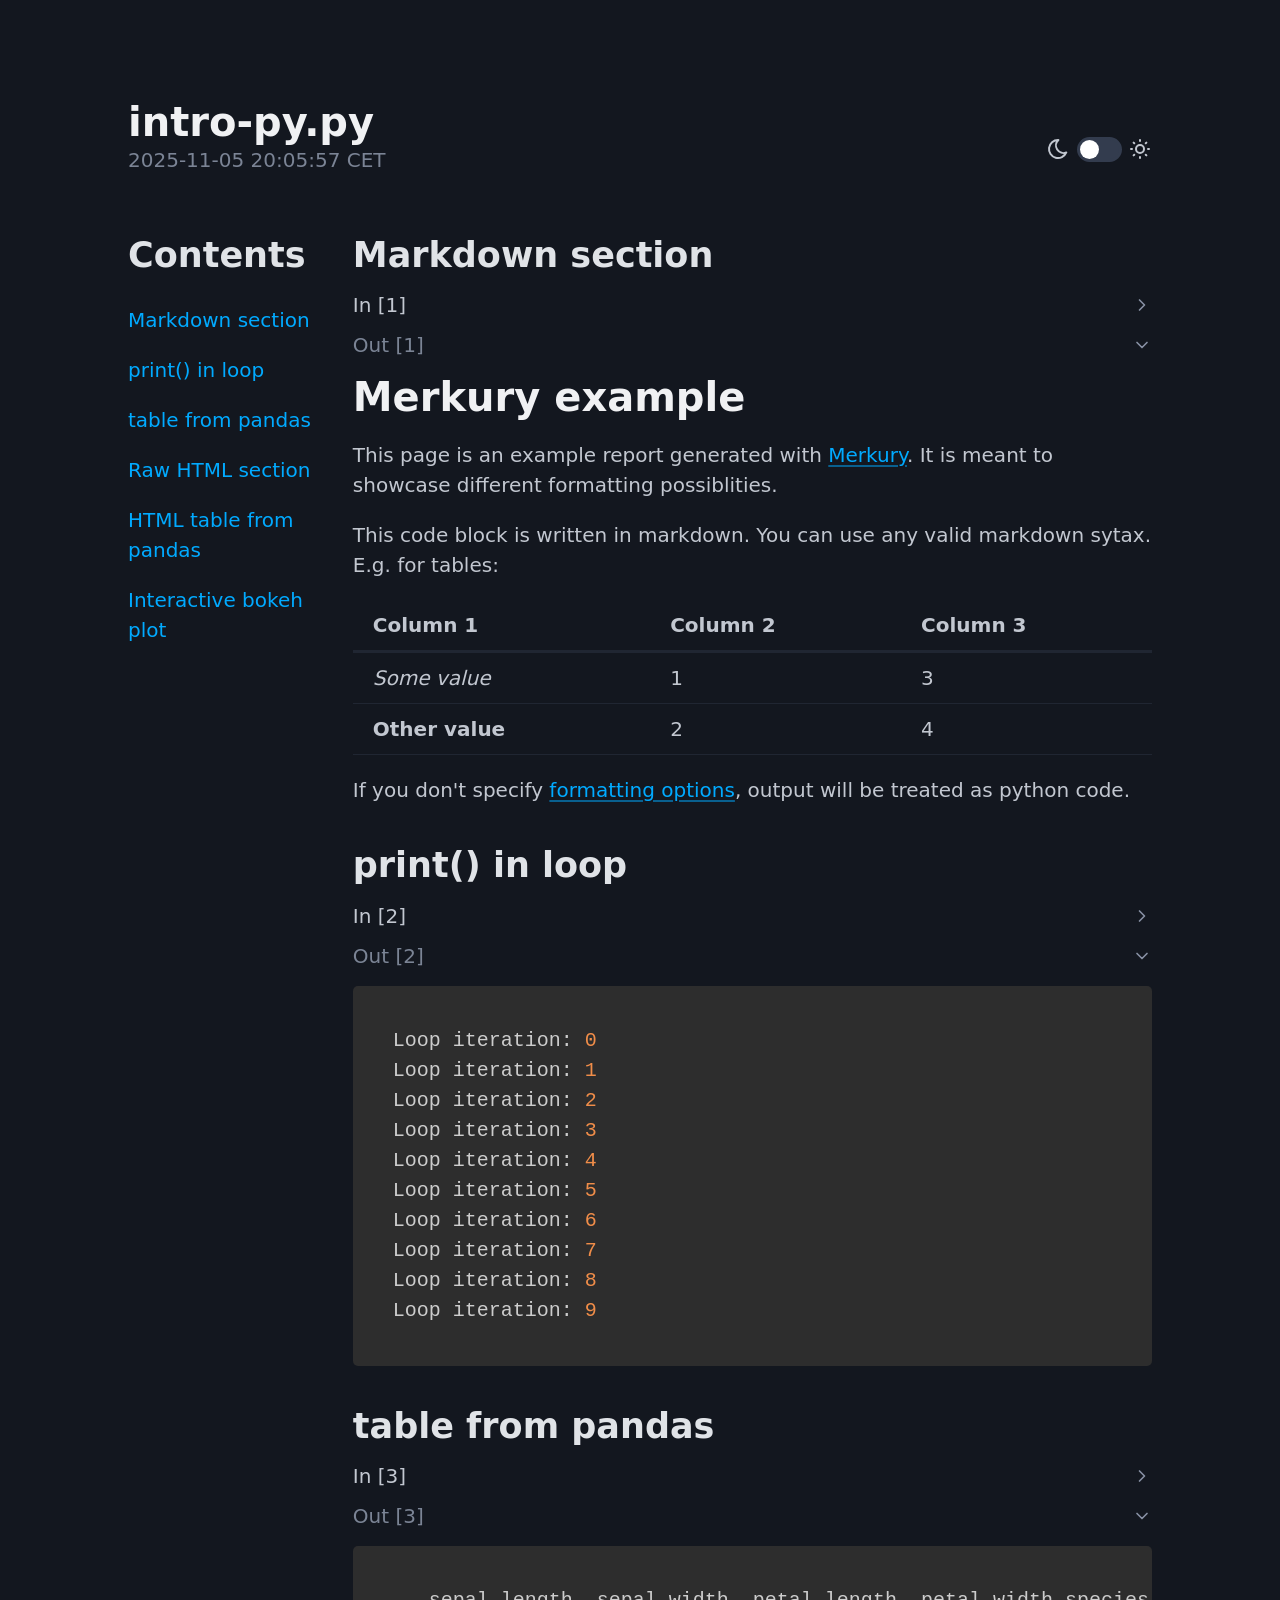
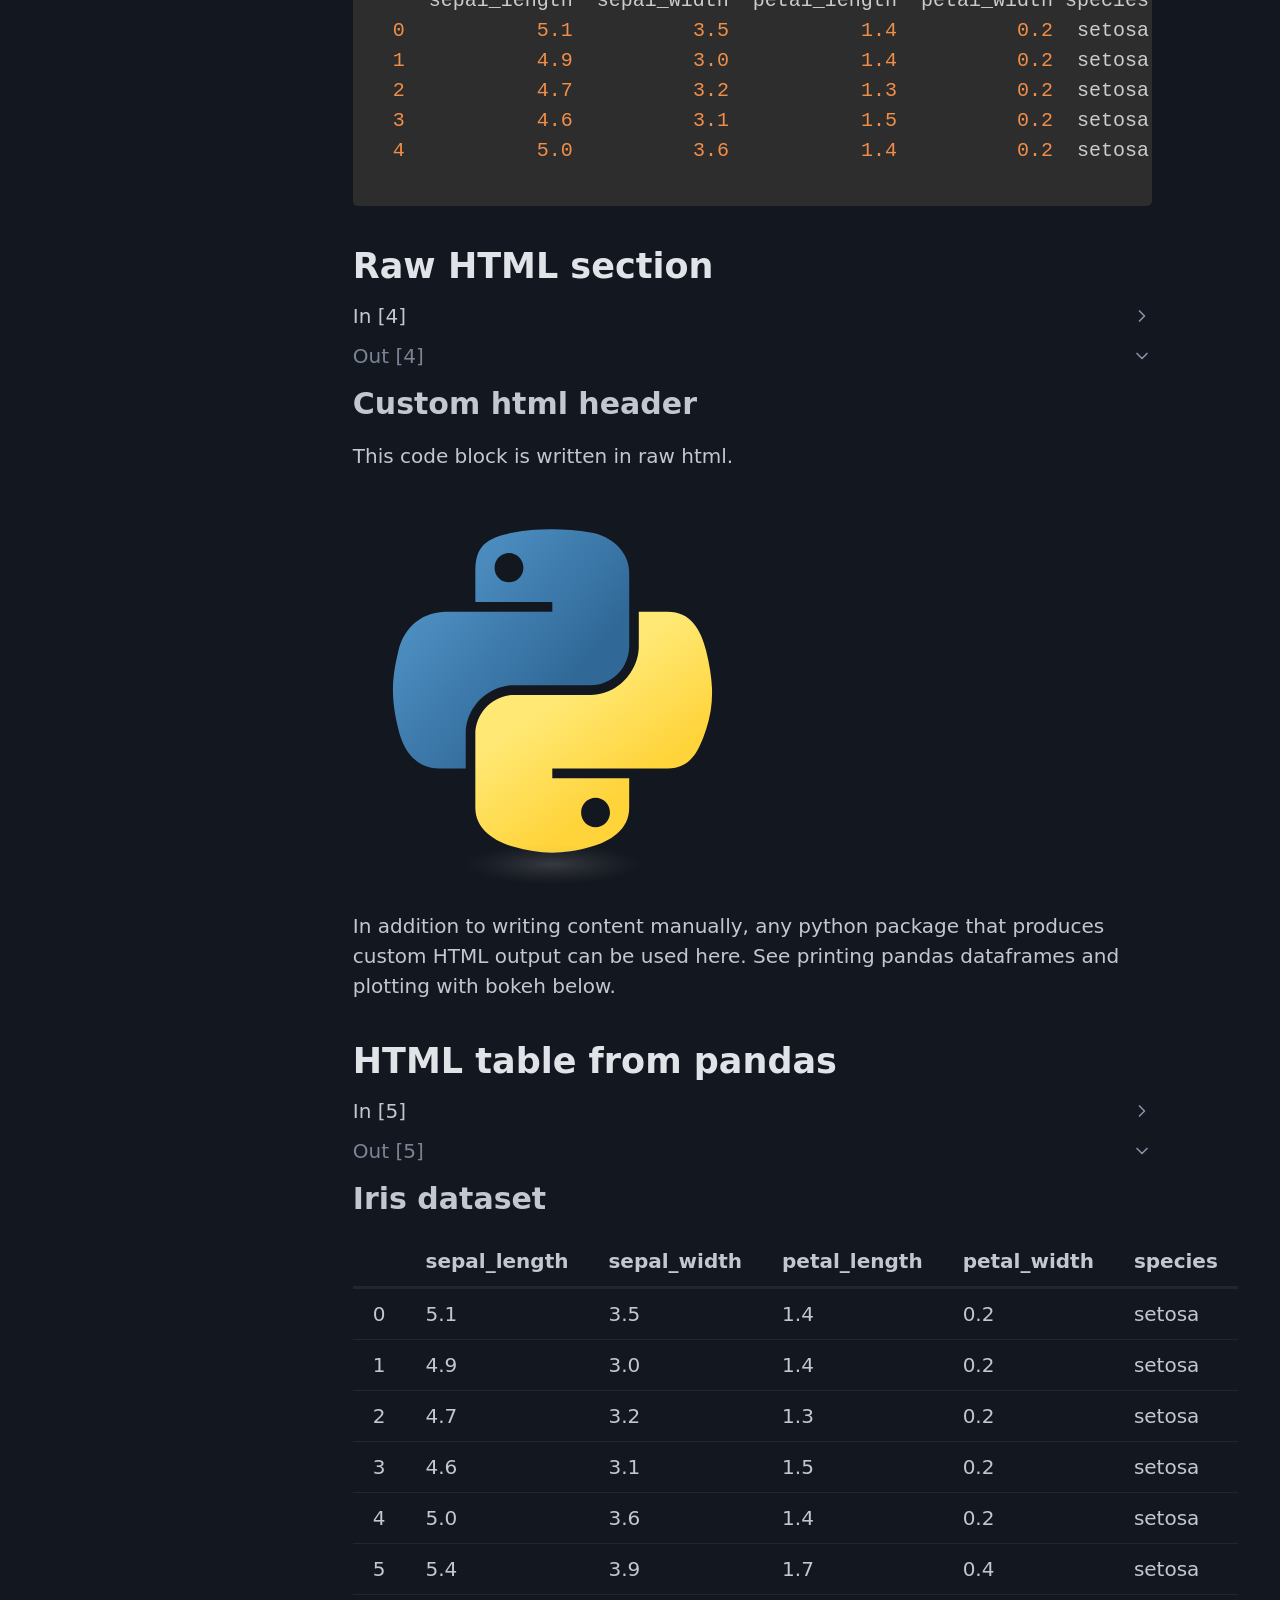
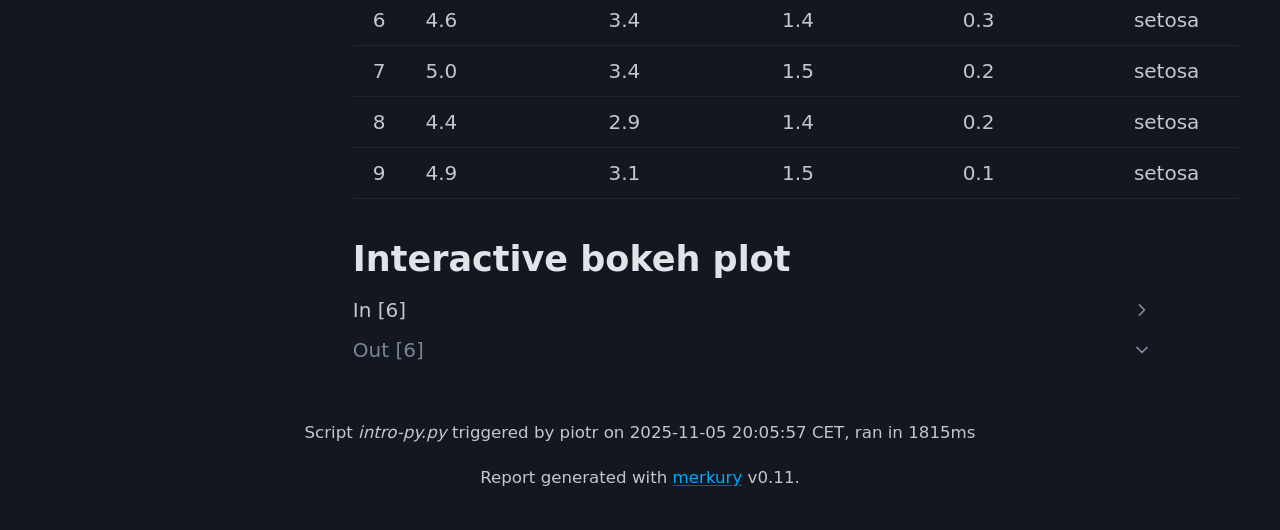
<file: examples/intro-py.html>
<!DOCTYPE html>
<html lang="en" data-theme="dark">
<head>
    <meta charset="UTF-8">
    <meta http-equiv="X-UA-Compatible" content="IE=edge">
    <meta name="viewport" content="width=device-width, initial-scale=1.0">
    <title>intro-py.py</title>
    <style>@charset "UTF-8";/*!
 * Pico CSS ✨ v2.1.1 (https://picocss.com)
 * Copyright 2019-2025 - Licensed under MIT
 */:host,:root{--pico-font-family-emoji:"Apple Color Emoji","Segoe UI Emoji","Segoe UI Symbol","Noto Color Emoji";--pico-font-family-sans-serif:system-ui,"Segoe UI",Roboto,Oxygen,Ubuntu,Cantarell,Helvetica,Arial,"Helvetica Neue",sans-serif,var(--pico-font-family-emoji);--pico-font-family-monospace:ui-monospace,SFMono-Regular,"SF Mono",Menlo,Consolas,"Liberation Mono",monospace,var(--pico-font-family-emoji);--pico-font-family:var(--pico-font-family-sans-serif);--pico-line-height:1.5;--pico-font-weight:400;--pico-font-size:100%;--pico-text-underline-offset:0.1rem;--pico-border-radius:0.25rem;--pico-border-width:0.0625rem;--pico-outline-width:0.125rem;--pico-transition:0.2s ease-in-out;--pico-spacing:1rem;--pico-typography-spacing-vertical:1rem;--pico-block-spacing-vertical:var(--pico-spacing);--pico-block-spacing-horizontal:var(--pico-spacing);--pico-grid-column-gap:var(--pico-spacing);--pico-grid-row-gap:var(--pico-spacing);--pico-form-element-spacing-vertical:0.75rem;--pico-form-element-spacing-horizontal:1rem;--pico-group-box-shadow:0 0 0 rgba(0, 0, 0, 0);--pico-group-box-shadow-focus-with-button:0 0 0 var(--pico-outline-width) var(--pico-primary-focus);--pico-group-box-shadow-focus-with-input:0 0 0 0.0625rem var(--pico-form-element-border-color);--pico-modal-overlay-backdrop-filter:blur(0.375rem);--pico-nav-element-spacing-vertical:1rem;--pico-nav-element-spacing-horizontal:0.5rem;--pico-nav-link-spacing-vertical:0.5rem;--pico-nav-link-spacing-horizontal:0.5rem;--pico-nav-breadcrumb-divider:">";--pico-icon-checkbox:url("data:image/svg+xml,%3Csvg xmlns='http://www.w3.org/2000/svg' width='24' height='24' viewBox='0 0 24 24' fill='none' stroke='rgb(255, 255, 255)' stroke-width='4' stroke-linecap='round' stroke-linejoin='round'%3E%3Cpolyline points='20 6 9 17 4 12'%3E%3C/polyline%3E%3C/svg%3E");--pico-icon-minus:url("data:image/svg+xml,%3Csvg xmlns='http://www.w3.org/2000/svg' width='24' height='24' viewBox='0 0 24 24' fill='none' stroke='rgb(255, 255, 255)' stroke-width='4' stroke-linecap='round' stroke-linejoin='round'%3E%3Cline x1='5' y1='12' x2='19' y2='12'%3E%3C/line%3E%3C/svg%3E");--pico-icon-chevron:url("data:image/svg+xml,%3Csvg xmlns='http://www.w3.org/2000/svg' width='24' height='24' viewBox='0 0 24 24' fill='none' stroke='rgb(136, 145, 164)' stroke-width='2' stroke-linecap='round' stroke-linejoin='round'%3E%3Cpolyline points='6 9 12 15 18 9'%3E%3C/polyline%3E%3C/svg%3E");--pico-icon-date:url("data:image/svg+xml,%3Csvg xmlns='http://www.w3.org/2000/svg' width='24' height='24' viewBox='0 0 24 24' fill='none' stroke='rgb(136, 145, 164)' stroke-width='2' stroke-linecap='round' stroke-linejoin='round'%3E%3Crect x='3' y='4' width='18' height='18' rx='2' ry='2'%3E%3C/rect%3E%3Cline x1='16' y1='2' x2='16' y2='6'%3E%3C/line%3E%3Cline x1='8' y1='2' x2='8' y2='6'%3E%3C/line%3E%3Cline x1='3' y1='10' x2='21' y2='10'%3E%3C/line%3E%3C/svg%3E");--pico-icon-time:url("data:image/svg+xml,%3Csvg xmlns='http://www.w3.org/2000/svg' width='24' height='24' viewBox='0 0 24 24' fill='none' stroke='rgb(136, 145, 164)' stroke-width='2' stroke-linecap='round' stroke-linejoin='round'%3E%3Ccircle cx='12' cy='12' r='10'%3E%3C/circle%3E%3Cpolyline points='12 6 12 12 16 14'%3E%3C/polyline%3E%3C/svg%3E");--pico-icon-search:url("data:image/svg+xml,%3Csvg xmlns='http://www.w3.org/2000/svg' width='24' height='24' viewBox='0 0 24 24' fill='none' stroke='rgb(136, 145, 164)' stroke-width='1.5' stroke-linecap='round' stroke-linejoin='round'%3E%3Ccircle cx='11' cy='11' r='8'%3E%3C/circle%3E%3Cline x1='21' y1='21' x2='16.65' y2='16.65'%3E%3C/line%3E%3C/svg%3E");--pico-icon-close:url("data:image/svg+xml,%3Csvg xmlns='http://www.w3.org/2000/svg' width='24' height='24' viewBox='0 0 24 24' fill='none' stroke='rgb(136, 145, 164)' stroke-width='3' stroke-linecap='round' stroke-linejoin='round'%3E%3Cline x1='18' y1='6' x2='6' y2='18'%3E%3C/line%3E%3Cline x1='6' y1='6' x2='18' y2='18'%3E%3C/line%3E%3C/svg%3E");--pico-icon-loading:url("data:image/svg+xml,%3Csvg fill='none' height='24' width='24' viewBox='0 0 24 24' xmlns='http://www.w3.org/2000/svg' %3E%3Cstyle%3E g %7B animation: rotate 2s linear infinite; transform-origin: center center; %7D circle %7B stroke-dasharray: 75,100; stroke-dashoffset: -5; animation: dash 1.5s ease-in-out infinite; stroke-linecap: round; %7D @keyframes rotate %7B 0%25 %7B transform: rotate(0deg); %7D 100%25 %7B transform: rotate(360deg); %7D %7D @keyframes dash %7B 0%25 %7B stroke-dasharray: 1,100; stroke-dashoffset: 0; %7D 50%25 %7B stroke-dasharray: 44.5,100; stroke-dashoffset: -17.5; %7D 100%25 %7B stroke-dasharray: 44.5,100; stroke-dashoffset: -62; %7D %7D %3C/style%3E%3Cg%3E%3Ccircle cx='12' cy='12' r='10' fill='none' stroke='rgb(136, 145, 164)' stroke-width='4' /%3E%3C/g%3E%3C/svg%3E")}@media (min-width:576px){:host,:root{--pico-font-size:106.25%}}@media (min-width:768px){:host,:root{--pico-font-size:112.5%}}@media (min-width:1024px){:host,:root{--pico-font-size:118.75%}}@media (min-width:1280px){:host,:root{--pico-font-size:125%}}@media (min-width:1536px){:host,:root{--pico-font-size:131.25%}}a{--pico-text-decoration:underline}a.contrast,a.secondary{--pico-text-decoration:underline}small{--pico-font-size:0.875em}h1,h2,h3,h4,h5,h6{--pico-font-weight:700}h1{--pico-font-size:2rem;--pico-line-height:1.125;--pico-typography-spacing-top:3rem}h2{--pico-font-size:1.75rem;--pico-line-height:1.15;--pico-typography-spacing-top:2.625rem}h3{--pico-font-size:1.5rem;--pico-line-height:1.175;--pico-typography-spacing-top:2.25rem}h4{--pico-font-size:1.25rem;--pico-line-height:1.2;--pico-typography-spacing-top:1.874rem}h5{--pico-font-size:1.125rem;--pico-line-height:1.225;--pico-typography-spacing-top:1.6875rem}h6{--pico-font-size:1rem;--pico-line-height:1.25;--pico-typography-spacing-top:1.5rem}tfoot td,tfoot th,thead td,thead th{--pico-font-weight:600;--pico-border-width:0.1875rem}code,kbd,pre,samp{--pico-font-family:var(--pico-font-family-monospace)}kbd{--pico-font-weight:bolder}:where(select,textarea),input:not([type=submit],[type=button],[type=reset],[type=checkbox],[type=radio],[type=file]){--pico-outline-width:0.0625rem}[type=search]{--pico-border-radius:5rem}[type=checkbox],[type=radio]{--pico-border-width:0.125rem}[type=checkbox][role=switch]{--pico-border-width:0.1875rem}details.dropdown summary:not([role=button]){--pico-outline-width:0.0625rem}nav details.dropdown summary:focus-visible{--pico-outline-width:0.125rem}[role=search]{--pico-border-radius:5rem}[role=group]:has(button.secondary:focus,[type=submit].secondary:focus,[type=button].secondary:focus,[role=button].secondary:focus),[role=search]:has(button.secondary:focus,[type=submit].secondary:focus,[type=button].secondary:focus,[role=button].secondary:focus){--pico-group-box-shadow-focus-with-button:0 0 0 var(--pico-outline-width) var(--pico-secondary-focus)}[role=group]:has(button.contrast:focus,[type=submit].contrast:focus,[type=button].contrast:focus,[role=button].contrast:focus),[role=search]:has(button.contrast:focus,[type=submit].contrast:focus,[type=button].contrast:focus,[role=button].contrast:focus){--pico-group-box-shadow-focus-with-button:0 0 0 var(--pico-outline-width) var(--pico-contrast-focus)}[role=group] [role=button],[role=group] [type=button],[role=group] [type=submit],[role=group] button,[role=search] [role=button],[role=search] [type=button],[role=search] [type=submit],[role=search] button{--pico-form-element-spacing-horizontal:2rem}details summary[role=button]:not(.outline)::after{filter:brightness(0) invert(1)}[aria-busy=true]:not(input,select,textarea):is(button,[type=submit],[type=button],[type=reset],[role=button]):not(.outline)::before{filter:brightness(0) invert(1)}:host(:not([data-theme=dark])),:root:not([data-theme=dark]),[data-theme=light]{color-scheme:light;--pico-background-color:#fff;--pico-color:#373c44;--pico-text-selection-color:rgba(2, 154, 232, 0.25);--pico-muted-color:#646b79;--pico-muted-border-color:rgb(231, 234, 239.5);--pico-primary:#0172ad;--pico-primary-background:#0172ad;--pico-primary-border:var(--pico-primary-background);--pico-primary-underline:rgba(1, 114, 173, 0.5);--pico-primary-hover:#015887;--pico-primary-hover-background:#02659a;--pico-primary-hover-border:var(--pico-primary-hover-background);--pico-primary-hover-underline:var(--pico-primary-hover);--pico-primary-focus:rgba(2, 154, 232, 0.5);--pico-primary-inverse:#fff;--pico-secondary:#5d6b89;--pico-secondary-background:#525f7a;--pico-secondary-border:var(--pico-secondary-background);--pico-secondary-underline:rgba(93, 107, 137, 0.5);--pico-secondary-hover:#48536b;--pico-secondary-hover-background:#48536b;--pico-secondary-hover-border:var(--pico-secondary-hover-background);--pico-secondary-hover-underline:var(--pico-secondary-hover);--pico-secondary-focus:rgba(93, 107, 137, 0.25);--pico-secondary-inverse:#fff;--pico-contrast:#181c25;--pico-contrast-background:#181c25;--pico-contrast-border:var(--pico-contrast-background);--pico-contrast-underline:rgba(24, 28, 37, 0.5);--pico-contrast-hover:#000;--pico-contrast-hover-background:#000;--pico-contrast-hover-border:var(--pico-contrast-hover-background);--pico-contrast-hover-underline:var(--pico-secondary-hover);--pico-contrast-focus:rgba(93, 107, 137, 0.25);--pico-contrast-inverse:#fff;--pico-box-shadow:0.0145rem 0.029rem 0.174rem rgba(129, 145, 181, 0.01698),0.0335rem 0.067rem 0.402rem rgba(129, 145, 181, 0.024),0.0625rem 0.125rem 0.75rem rgba(129, 145, 181, 0.03),0.1125rem 0.225rem 1.35rem rgba(129, 145, 181, 0.036),0.2085rem 0.417rem 2.502rem rgba(129, 145, 181, 0.04302),0.5rem 1rem 6rem rgba(129, 145, 181, 0.06),0 0 0 0.0625rem rgba(129, 145, 181, 0.015);--pico-h1-color:#2d3138;--pico-h2-color:#373c44;--pico-h3-color:#424751;--pico-h4-color:#4d535e;--pico-h5-color:#5c6370;--pico-h6-color:#646b79;--pico-mark-background-color:rgb(252.5, 230.5, 191.5);--pico-mark-color:#0f1114;--pico-ins-color:rgb(28.5, 105.5, 84);--pico-del-color:rgb(136, 56.5, 53);--pico-blockquote-border-color:var(--pico-muted-border-color);--pico-blockquote-footer-color:var(--pico-muted-color);--pico-button-box-shadow:0 0 0 rgba(0, 0, 0, 0);--pico-button-hover-box-shadow:0 0 0 rgba(0, 0, 0, 0);--pico-table-border-color:var(--pico-muted-border-color);--pico-table-row-stripped-background-color:rgba(111, 120, 135, 0.0375);--pico-code-background-color:rgb(243, 244.5, 246.75);--pico-code-color:#646b79;--pico-code-kbd-background-color:var(--pico-color);--pico-code-kbd-color:var(--pico-background-color);--pico-form-element-background-color:rgb(251, 251.5, 252.25);--pico-form-element-selected-background-color:#dfe3eb;--pico-form-element-border-color:#cfd5e2;--pico-form-element-color:#23262c;--pico-form-element-placeholder-color:var(--pico-muted-color);--pico-form-element-active-background-color:#fff;--pico-form-element-active-border-color:var(--pico-primary-border);--pico-form-element-focus-color:var(--pico-primary-border);--pico-form-element-disabled-opacity:0.5;--pico-form-element-invalid-border-color:rgb(183.5, 105.5, 106.5);--pico-form-element-invalid-active-border-color:rgb(200.25, 79.25, 72.25);--pico-form-element-invalid-focus-color:var(--pico-form-element-invalid-active-border-color);--pico-form-element-valid-border-color:rgb(76, 154.5, 137.5);--pico-form-element-valid-active-border-color:rgb(39, 152.75, 118.75);--pico-form-element-valid-focus-color:var(--pico-form-element-valid-active-border-color);--pico-switch-background-color:#bfc7d9;--pico-switch-checked-background-color:var(--pico-primary-background);--pico-switch-color:#fff;--pico-switch-thumb-box-shadow:0 0 0 rgba(0, 0, 0, 0);--pico-range-border-color:#dfe3eb;--pico-range-active-border-color:#bfc7d9;--pico-range-thumb-border-color:var(--pico-background-color);--pico-range-thumb-color:var(--pico-secondary-background);--pico-range-thumb-active-color:var(--pico-primary-background);--pico-accordion-border-color:var(--pico-muted-border-color);--pico-accordion-active-summary-color:var(--pico-primary-hover);--pico-accordion-close-summary-color:var(--pico-color);--pico-accordion-open-summary-color:var(--pico-muted-color);--pico-card-background-color:var(--pico-background-color);--pico-card-border-color:var(--pico-muted-border-color);--pico-card-box-shadow:var(--pico-box-shadow);--pico-card-sectioning-background-color:rgb(251, 251.5, 252.25);--pico-dropdown-background-color:#fff;--pico-dropdown-border-color:#eff1f4;--pico-dropdown-box-shadow:var(--pico-box-shadow);--pico-dropdown-color:var(--pico-color);--pico-dropdown-hover-background-color:#eff1f4;--pico-loading-spinner-opacity:0.5;--pico-modal-overlay-background-color:rgba(232, 234, 237, 0.75);--pico-progress-background-color:#dfe3eb;--pico-progress-color:var(--pico-primary-background);--pico-tooltip-background-color:var(--pico-contrast-background);--pico-tooltip-color:var(--pico-contrast-inverse);--pico-icon-valid:url("data:image/svg+xml,%3Csvg xmlns='http://www.w3.org/2000/svg' width='24' height='24' viewBox='0 0 24 24' fill='none' stroke='rgb(76, 154.5, 137.5)' stroke-width='2' stroke-linecap='round' stroke-linejoin='round'%3E%3Cpolyline points='20 6 9 17 4 12'%3E%3C/polyline%3E%3C/svg%3E");--pico-icon-invalid:url("data:image/svg+xml,%3Csvg xmlns='http://www.w3.org/2000/svg' width='24' height='24' viewBox='0 0 24 24' fill='none' stroke='rgb(200.25, 79.25, 72.25)' stroke-width='2' stroke-linecap='round' stroke-linejoin='round'%3E%3Ccircle cx='12' cy='12' r='10'%3E%3C/circle%3E%3Cline x1='12' y1='8' x2='12' y2='12'%3E%3C/line%3E%3Cline x1='12' y1='16' x2='12.01' y2='16'%3E%3C/line%3E%3C/svg%3E")}:host(:not([data-theme=dark])) input:is([type=submit],[type=button],[type=reset],[type=checkbox],[type=radio],[type=file]),:root:not([data-theme=dark]) input:is([type=submit],[type=button],[type=reset],[type=checkbox],[type=radio],[type=file]),[data-theme=light] input:is([type=submit],[type=button],[type=reset],[type=checkbox],[type=radio],[type=file]){--pico-form-element-focus-color:var(--pico-primary-focus)}@media only screen and (prefers-color-scheme:dark){:host(:not([data-theme])),:root:not([data-theme]){color-scheme:dark;--pico-background-color:rgb(19, 22.5, 30.5);--pico-color:#c2c7d0;--pico-text-selection-color:rgba(1, 170, 255, 0.1875);--pico-muted-color:#7b8495;--pico-muted-border-color:#202632;--pico-primary:#01aaff;--pico-primary-background:#0172ad;--pico-primary-border:var(--pico-primary-background);--pico-primary-underline:rgba(1, 170, 255, 0.5);--pico-primary-hover:#79c0ff;--pico-primary-hover-background:#017fc0;--pico-primary-hover-border:var(--pico-primary-hover-background);--pico-primary-hover-underline:var(--pico-primary-hover);--pico-primary-focus:rgba(1, 170, 255, 0.375);--pico-primary-inverse:#fff;--pico-secondary:#969eaf;--pico-secondary-background:#525f7a;--pico-secondary-border:var(--pico-secondary-background);--pico-secondary-underline:rgba(150, 158, 175, 0.5);--pico-secondary-hover:#b3b9c5;--pico-secondary-hover-background:#5d6b89;--pico-secondary-hover-border:var(--pico-secondary-hover-background);--pico-secondary-hover-underline:var(--pico-secondary-hover);--pico-secondary-focus:rgba(144, 158, 190, 0.25);--pico-secondary-inverse:#fff;--pico-contrast:#dfe3eb;--pico-contrast-background:#eff1f4;--pico-contrast-border:var(--pico-contrast-background);--pico-contrast-underline:rgba(223, 227, 235, 0.5);--pico-contrast-hover:#fff;--pico-contrast-hover-background:#fff;--pico-contrast-hover-border:var(--pico-contrast-hover-background);--pico-contrast-hover-underline:var(--pico-contrast-hover);--pico-contrast-focus:rgba(207, 213, 226, 0.25);--pico-contrast-inverse:#000;--pico-box-shadow:0.0145rem 0.029rem 0.174rem rgba(7, 8.5, 12, 0.01698),0.0335rem 0.067rem 0.402rem rgba(7, 8.5, 12, 0.024),0.0625rem 0.125rem 0.75rem rgba(7, 8.5, 12, 0.03),0.1125rem 0.225rem 1.35rem rgba(7, 8.5, 12, 0.036),0.2085rem 0.417rem 2.502rem rgba(7, 8.5, 12, 0.04302),0.5rem 1rem 6rem rgba(7, 8.5, 12, 0.06),0 0 0 0.0625rem rgba(7, 8.5, 12, 0.015);--pico-h1-color:#f0f1f3;--pico-h2-color:#e0e3e7;--pico-h3-color:#c2c7d0;--pico-h4-color:#b3b9c5;--pico-h5-color:#a4acba;--pico-h6-color:#8891a4;--pico-mark-background-color:#014063;--pico-mark-color:#fff;--pico-ins-color:#62af9a;--pico-del-color:rgb(205.5, 126, 123);--pico-blockquote-border-color:var(--pico-muted-border-color);--pico-blockquote-footer-color:var(--pico-muted-color);--pico-button-box-shadow:0 0 0 rgba(0, 0, 0, 0);--pico-button-hover-box-shadow:0 0 0 rgba(0, 0, 0, 0);--pico-table-border-color:var(--pico-muted-border-color);--pico-table-row-stripped-background-color:rgba(111, 120, 135, 0.0375);--pico-code-background-color:rgb(26, 30.5, 40.25);--pico-code-color:#8891a4;--pico-code-kbd-background-color:var(--pico-color);--pico-code-kbd-color:var(--pico-background-color);--pico-form-element-background-color:rgb(28, 33, 43.5);--pico-form-element-selected-background-color:#2a3140;--pico-form-element-border-color:#2a3140;--pico-form-element-color:#e0e3e7;--pico-form-element-placeholder-color:#8891a4;--pico-form-element-active-background-color:rgb(26, 30.5, 40.25);--pico-form-element-active-border-color:var(--pico-primary-border);--pico-form-element-focus-color:var(--pico-primary-border);--pico-form-element-disabled-opacity:0.5;--pico-form-element-invalid-border-color:rgb(149.5, 74, 80);--pico-form-element-invalid-active-border-color:rgb(183.25, 63.5, 59);--pico-form-element-invalid-focus-color:var(--pico-form-element-invalid-active-border-color);--pico-form-element-valid-border-color:#2a7b6f;--pico-form-element-valid-active-border-color:rgb(22, 137, 105.5);--pico-form-element-valid-focus-color:var(--pico-form-element-valid-active-border-color);--pico-switch-background-color:#333c4e;--pico-switch-checked-background-color:var(--pico-primary-background);--pico-switch-color:#fff;--pico-switch-thumb-box-shadow:0 0 0 rgba(0, 0, 0, 0);--pico-range-border-color:#202632;--pico-range-active-border-color:#2a3140;--pico-range-thumb-border-color:var(--pico-background-color);--pico-range-thumb-color:var(--pico-secondary-background);--pico-range-thumb-active-color:var(--pico-primary-background);--pico-accordion-border-color:var(--pico-muted-border-color);--pico-accordion-active-summary-color:var(--pico-primary-hover);--pico-accordion-close-summary-color:var(--pico-color);--pico-accordion-open-summary-color:var(--pico-muted-color);--pico-card-background-color:#181c25;--pico-card-border-color:var(--pico-card-background-color);--pico-card-box-shadow:var(--pico-box-shadow);--pico-card-sectioning-background-color:rgb(26, 30.5, 40.25);--pico-dropdown-background-color:#181c25;--pico-dropdown-border-color:#202632;--pico-dropdown-box-shadow:var(--pico-box-shadow);--pico-dropdown-color:var(--pico-color);--pico-dropdown-hover-background-color:#202632;--pico-loading-spinner-opacity:0.5;--pico-modal-overlay-background-color:rgba(7.5, 8.5, 10, 0.75);--pico-progress-background-color:#202632;--pico-progress-color:var(--pico-primary-background);--pico-tooltip-background-color:var(--pico-contrast-background);--pico-tooltip-color:var(--pico-contrast-inverse);--pico-icon-valid:url("data:image/svg+xml,%3Csvg xmlns='http://www.w3.org/2000/svg' width='24' height='24' viewBox='0 0 24 24' fill='none' stroke='rgb(42, 123, 111)' stroke-width='2' stroke-linecap='round' stroke-linejoin='round'%3E%3Cpolyline points='20 6 9 17 4 12'%3E%3C/polyline%3E%3C/svg%3E");--pico-icon-invalid:url("data:image/svg+xml,%3Csvg xmlns='http://www.w3.org/2000/svg' width='24' height='24' viewBox='0 0 24 24' fill='none' stroke='rgb(149.5, 74, 80)' stroke-width='2' stroke-linecap='round' stroke-linejoin='round'%3E%3Ccircle cx='12' cy='12' r='10'%3E%3C/circle%3E%3Cline x1='12' y1='8' x2='12' y2='12'%3E%3C/line%3E%3Cline x1='12' y1='16' x2='12.01' y2='16'%3E%3C/line%3E%3C/svg%3E")}:host(:not([data-theme])) input:is([type=submit],[type=button],[type=reset],[type=checkbox],[type=radio],[type=file]),:root:not([data-theme]) input:is([type=submit],[type=button],[type=reset],[type=checkbox],[type=radio],[type=file]){--pico-form-element-focus-color:var(--pico-primary-focus)}:host(:not([data-theme])) details summary[role=button].contrast:not(.outline)::after,:root:not([data-theme]) details summary[role=button].contrast:not(.outline)::after{filter:brightness(0)}:host(:not([data-theme])) [aria-busy=true]:not(input,select,textarea).contrast:is(button,[type=submit],[type=button],[type=reset],[role=button]):not(.outline)::before,:root:not([data-theme]) [aria-busy=true]:not(input,select,textarea).contrast:is(button,[type=submit],[type=button],[type=reset],[role=button]):not(.outline)::before{filter:brightness(0)}}[data-theme=dark]{color-scheme:dark;--pico-background-color:rgb(19, 22.5, 30.5);--pico-color:#c2c7d0;--pico-text-selection-color:rgba(1, 170, 255, 0.1875);--pico-muted-color:#7b8495;--pico-muted-border-color:#202632;--pico-primary:#01aaff;--pico-primary-background:#0172ad;--pico-primary-border:var(--pico-primary-background);--pico-primary-underline:rgba(1, 170, 255, 0.5);--pico-primary-hover:#79c0ff;--pico-primary-hover-background:#017fc0;--pico-primary-hover-border:var(--pico-primary-hover-background);--pico-primary-hover-underline:var(--pico-primary-hover);--pico-primary-focus:rgba(1, 170, 255, 0.375);--pico-primary-inverse:#fff;--pico-secondary:#969eaf;--pico-secondary-background:#525f7a;--pico-secondary-border:var(--pico-secondary-background);--pico-secondary-underline:rgba(150, 158, 175, 0.5);--pico-secondary-hover:#b3b9c5;--pico-secondary-hover-background:#5d6b89;--pico-secondary-hover-border:var(--pico-secondary-hover-background);--pico-secondary-hover-underline:var(--pico-secondary-hover);--pico-secondary-focus:rgba(144, 158, 190, 0.25);--pico-secondary-inverse:#fff;--pico-contrast:#dfe3eb;--pico-contrast-background:#eff1f4;--pico-contrast-border:var(--pico-contrast-background);--pico-contrast-underline:rgba(223, 227, 235, 0.5);--pico-contrast-hover:#fff;--pico-contrast-hover-background:#fff;--pico-contrast-hover-border:var(--pico-contrast-hover-background);--pico-contrast-hover-underline:var(--pico-contrast-hover);--pico-contrast-focus:rgba(207, 213, 226, 0.25);--pico-contrast-inverse:#000;--pico-box-shadow:0.0145rem 0.029rem 0.174rem rgba(7, 8.5, 12, 0.01698),0.0335rem 0.067rem 0.402rem rgba(7, 8.5, 12, 0.024),0.0625rem 0.125rem 0.75rem rgba(7, 8.5, 12, 0.03),0.1125rem 0.225rem 1.35rem rgba(7, 8.5, 12, 0.036),0.2085rem 0.417rem 2.502rem rgba(7, 8.5, 12, 0.04302),0.5rem 1rem 6rem rgba(7, 8.5, 12, 0.06),0 0 0 0.0625rem rgba(7, 8.5, 12, 0.015);--pico-h1-color:#f0f1f3;--pico-h2-color:#e0e3e7;--pico-h3-color:#c2c7d0;--pico-h4-color:#b3b9c5;--pico-h5-color:#a4acba;--pico-h6-color:#8891a4;--pico-mark-background-color:#014063;--pico-mark-color:#fff;--pico-ins-color:#62af9a;--pico-del-color:rgb(205.5, 126, 123);--pico-blockquote-border-color:var(--pico-muted-border-color);--pico-blockquote-footer-color:var(--pico-muted-color);--pico-button-box-shadow:0 0 0 rgba(0, 0, 0, 0);--pico-button-hover-box-shadow:0 0 0 rgba(0, 0, 0, 0);--pico-table-border-color:var(--pico-muted-border-color);--pico-table-row-stripped-background-color:rgba(111, 120, 135, 0.0375);--pico-code-background-color:rgb(26, 30.5, 40.25);--pico-code-color:#8891a4;--pico-code-kbd-background-color:var(--pico-color);--pico-code-kbd-color:var(--pico-background-color);--pico-form-element-background-color:rgb(28, 33, 43.5);--pico-form-element-selected-background-color:#2a3140;--pico-form-element-border-color:#2a3140;--pico-form-element-color:#e0e3e7;--pico-form-element-placeholder-color:#8891a4;--pico-form-element-active-background-color:rgb(26, 30.5, 40.25);--pico-form-element-active-border-color:var(--pico-primary-border);--pico-form-element-focus-color:var(--pico-primary-border);--pico-form-element-disabled-opacity:0.5;--pico-form-element-invalid-border-color:rgb(149.5, 74, 80);--pico-form-element-invalid-active-border-color:rgb(183.25, 63.5, 59);--pico-form-element-invalid-focus-color:var(--pico-form-element-invalid-active-border-color);--pico-form-element-valid-border-color:#2a7b6f;--pico-form-element-valid-active-border-color:rgb(22, 137, 105.5);--pico-form-element-valid-focus-color:var(--pico-form-element-valid-active-border-color);--pico-switch-background-color:#333c4e;--pico-switch-checked-background-color:var(--pico-primary-background);--pico-switch-color:#fff;--pico-switch-thumb-box-shadow:0 0 0 rgba(0, 0, 0, 0);--pico-range-border-color:#202632;--pico-range-active-border-color:#2a3140;--pico-range-thumb-border-color:var(--pico-background-color);--pico-range-thumb-color:var(--pico-secondary-background);--pico-range-thumb-active-color:var(--pico-primary-background);--pico-accordion-border-color:var(--pico-muted-border-color);--pico-accordion-active-summary-color:var(--pico-primary-hover);--pico-accordion-close-summary-color:var(--pico-color);--pico-accordion-open-summary-color:var(--pico-muted-color);--pico-card-background-color:#181c25;--pico-card-border-color:var(--pico-card-background-color);--pico-card-box-shadow:var(--pico-box-shadow);--pico-card-sectioning-background-color:rgb(26, 30.5, 40.25);--pico-dropdown-background-color:#181c25;--pico-dropdown-border-color:#202632;--pico-dropdown-box-shadow:var(--pico-box-shadow);--pico-dropdown-color:var(--pico-color);--pico-dropdown-hover-background-color:#202632;--pico-loading-spinner-opacity:0.5;--pico-modal-overlay-background-color:rgba(7.5, 8.5, 10, 0.75);--pico-progress-background-color:#202632;--pico-progress-color:var(--pico-primary-background);--pico-tooltip-background-color:var(--pico-contrast-background);--pico-tooltip-color:var(--pico-contrast-inverse);--pico-icon-valid:url("data:image/svg+xml,%3Csvg xmlns='http://www.w3.org/2000/svg' width='24' height='24' viewBox='0 0 24 24' fill='none' stroke='rgb(42, 123, 111)' stroke-width='2' stroke-linecap='round' stroke-linejoin='round'%3E%3Cpolyline points='20 6 9 17 4 12'%3E%3C/polyline%3E%3C/svg%3E");--pico-icon-invalid:url("data:image/svg+xml,%3Csvg xmlns='http://www.w3.org/2000/svg' width='24' height='24' viewBox='0 0 24 24' fill='none' stroke='rgb(149.5, 74, 80)' stroke-width='2' stroke-linecap='round' stroke-linejoin='round'%3E%3Ccircle cx='12' cy='12' r='10'%3E%3C/circle%3E%3Cline x1='12' y1='8' x2='12' y2='12'%3E%3C/line%3E%3Cline x1='12' y1='16' x2='12.01' y2='16'%3E%3C/line%3E%3C/svg%3E")}[data-theme=dark] input:is([type=submit],[type=button],[type=reset],[type=checkbox],[type=radio],[type=file]){--pico-form-element-focus-color:var(--pico-primary-focus)}[data-theme=dark] details summary[role=button].contrast:not(.outline)::after{filter:brightness(0)}[data-theme=dark] [aria-busy=true]:not(input,select,textarea).contrast:is(button,[type=submit],[type=button],[type=reset],[role=button]):not(.outline)::before{filter:brightness(0)}[type=checkbox],[type=radio],[type=range],progress{accent-color:var(--pico-primary)}*,::after,::before{box-sizing:border-box;background-repeat:no-repeat}::after,::before{text-decoration:inherit;vertical-align:inherit}:where(:host),:where(:root){-webkit-tap-highlight-color:transparent;-webkit-text-size-adjust:100%;-moz-text-size-adjust:100%;text-size-adjust:100%;background-color:var(--pico-background-color);color:var(--pico-color);font-weight:var(--pico-font-weight);font-size:var(--pico-font-size);line-height:var(--pico-line-height);font-family:var(--pico-font-family);text-underline-offset:var(--pico-text-underline-offset);text-rendering:optimizeLegibility;overflow-wrap:break-word;-moz-tab-size:4;-o-tab-size:4;tab-size:4}body{width:100%;margin:0}main{display:block}body>footer,body>header,body>main{padding-block:var(--pico-block-spacing-vertical)}section{margin-bottom:var(--pico-block-spacing-vertical)}.container,.container-fluid{width:100%;margin-right:auto;margin-left:auto;padding-right:var(--pico-spacing);padding-left:var(--pico-spacing)}@media (min-width:576px){.container{max-width:510px;padding-right:0;padding-left:0}}@media (min-width:768px){.container{max-width:700px}}@media (min-width:1024px){.container{max-width:950px}}@media (min-width:1280px){.container{max-width:1200px}}@media (min-width:1536px){.container{max-width:1450px}}.grid{grid-column-gap:var(--pico-grid-column-gap);grid-row-gap:var(--pico-grid-row-gap);display:grid;grid-template-columns:1fr}@media (min-width:768px){.grid{grid-template-columns:repeat(auto-fit,minmax(0%,1fr))}}.grid>*{min-width:0}.overflow-auto{overflow:auto}b,strong{font-weight:bolder}sub,sup{position:relative;font-size:.75em;line-height:0;vertical-align:baseline}sub{bottom:-.25em}sup{top:-.5em}address,blockquote,dl,ol,p,pre,table,ul{margin-top:0;margin-bottom:var(--pico-typography-spacing-vertical);color:var(--pico-color);font-style:normal;font-weight:var(--pico-font-weight)}h1,h2,h3,h4,h5,h6{margin-top:0;margin-bottom:var(--pico-typography-spacing-vertical);color:var(--pico-color);font-weight:var(--pico-font-weight);font-size:var(--pico-font-size);line-height:var(--pico-line-height);font-family:var(--pico-font-family)}h1{--pico-color:var(--pico-h1-color)}h2{--pico-color:var(--pico-h2-color)}h3{--pico-color:var(--pico-h3-color)}h4{--pico-color:var(--pico-h4-color)}h5{--pico-color:var(--pico-h5-color)}h6{--pico-color:var(--pico-h6-color)}:where(article,address,blockquote,dl,figure,form,ol,p,pre,table,ul)~:is(h1,h2,h3,h4,h5,h6){margin-top:var(--pico-typography-spacing-top)}p{margin-bottom:var(--pico-typography-spacing-vertical)}hgroup{margin-bottom:var(--pico-typography-spacing-vertical)}hgroup>*{margin-top:0;margin-bottom:0}hgroup>:not(:first-child):last-child{--pico-color:var(--pico-muted-color);--pico-font-weight:unset;font-size:1rem}:where(ol,ul) li{margin-bottom:calc(var(--pico-typography-spacing-vertical) * .25)}:where(dl,ol,ul) :where(dl,ol,ul){margin:0;margin-top:calc(var(--pico-typography-spacing-vertical) * .25)}ul li{list-style:square}mark{padding:.125rem .25rem;background-color:var(--pico-mark-background-color);color:var(--pico-mark-color);vertical-align:baseline}blockquote{display:block;margin:var(--pico-typography-spacing-vertical) 0;padding:var(--pico-spacing);border-right:none;border-left:.25rem solid var(--pico-blockquote-border-color);border-inline-start:0.25rem solid var(--pico-blockquote-border-color);border-inline-end:none}blockquote footer{margin-top:calc(var(--pico-typography-spacing-vertical) * .5);color:var(--pico-blockquote-footer-color)}abbr[title]{border-bottom:1px dotted;text-decoration:none;cursor:help}ins{color:var(--pico-ins-color);text-decoration:none}del{color:var(--pico-del-color)}::-moz-selection{background-color:var(--pico-text-selection-color)}::selection{background-color:var(--pico-text-selection-color)}:where(a:not([role=button])),[role=link]{--pico-color:var(--pico-primary);--pico-background-color:transparent;--pico-underline:var(--pico-primary-underline);outline:0;background-color:var(--pico-background-color);color:var(--pico-color);-webkit-text-decoration:var(--pico-text-decoration);text-decoration:var(--pico-text-decoration);text-decoration-color:var(--pico-underline);text-underline-offset:0.125em;transition:background-color var(--pico-transition),color var(--pico-transition),box-shadow var(--pico-transition),-webkit-text-decoration var(--pico-transition);transition:background-color var(--pico-transition),color var(--pico-transition),text-decoration var(--pico-transition),box-shadow var(--pico-transition);transition:background-color var(--pico-transition),color var(--pico-transition),text-decoration var(--pico-transition),box-shadow var(--pico-transition),-webkit-text-decoration var(--pico-transition)}:where(a:not([role=button])):is([aria-current]:not([aria-current=false]),:hover,:active,:focus),[role=link]:is([aria-current]:not([aria-current=false]),:hover,:active,:focus){--pico-color:var(--pico-primary-hover);--pico-underline:var(--pico-primary-hover-underline);--pico-text-decoration:underline}:where(a:not([role=button])):focus-visible,[role=link]:focus-visible{box-shadow:0 0 0 var(--pico-outline-width) var(--pico-primary-focus)}:where(a:not([role=button])).secondary,[role=link].secondary{--pico-color:var(--pico-secondary);--pico-underline:var(--pico-secondary-underline)}:where(a:not([role=button])).secondary:is([aria-current]:not([aria-current=false]),:hover,:active,:focus),[role=link].secondary:is([aria-current]:not([aria-current=false]),:hover,:active,:focus){--pico-color:var(--pico-secondary-hover);--pico-underline:var(--pico-secondary-hover-underline)}:where(a:not([role=button])).contrast,[role=link].contrast{--pico-color:var(--pico-contrast);--pico-underline:var(--pico-contrast-underline)}:where(a:not([role=button])).contrast:is([aria-current]:not([aria-current=false]),:hover,:active,:focus),[role=link].contrast:is([aria-current]:not([aria-current=false]),:hover,:active,:focus){--pico-color:var(--pico-contrast-hover);--pico-underline:var(--pico-contrast-hover-underline)}a[role=button]{display:inline-block}button{margin:0;overflow:visible;font-family:inherit;text-transform:none}[type=button],[type=reset],[type=submit],button{-webkit-appearance:button}[role=button],[type=button],[type=file]::file-selector-button,[type=reset],[type=submit],button{--pico-background-color:var(--pico-primary-background);--pico-border-color:var(--pico-primary-border);--pico-color:var(--pico-primary-inverse);--pico-box-shadow:var(--pico-button-box-shadow, 0 0 0 rgba(0, 0, 0, 0));padding:var(--pico-form-element-spacing-vertical) var(--pico-form-element-spacing-horizontal);border:var(--pico-border-width) solid var(--pico-border-color);border-radius:var(--pico-border-radius);outline:0;background-color:var(--pico-background-color);box-shadow:var(--pico-box-shadow);color:var(--pico-color);font-weight:var(--pico-font-weight);font-size:1rem;line-height:var(--pico-line-height);text-align:center;text-decoration:none;cursor:pointer;-webkit-user-select:none;-moz-user-select:none;user-select:none;transition:background-color var(--pico-transition),border-color var(--pico-transition),color var(--pico-transition),box-shadow var(--pico-transition)}[role=button]:is(:hover,:active,:focus),[role=button]:is([aria-current]:not([aria-current=false])),[type=button]:is(:hover,:active,:focus),[type=button]:is([aria-current]:not([aria-current=false])),[type=file]::file-selector-button:is(:hover,:active,:focus),[type=file]::file-selector-button:is([aria-current]:not([aria-current=false])),[type=reset]:is(:hover,:active,:focus),[type=reset]:is([aria-current]:not([aria-current=false])),[type=submit]:is(:hover,:active,:focus),[type=submit]:is([aria-current]:not([aria-current=false])),button:is(:hover,:active,:focus),button:is([aria-current]:not([aria-current=false])){--pico-background-color:var(--pico-primary-hover-background);--pico-border-color:var(--pico-primary-hover-border);--pico-box-shadow:var(--pico-button-hover-box-shadow, 0 0 0 rgba(0, 0, 0, 0));--pico-color:var(--pico-primary-inverse)}[role=button]:focus,[role=button]:is([aria-current]:not([aria-current=false])):focus,[type=button]:focus,[type=button]:is([aria-current]:not([aria-current=false])):focus,[type=file]::file-selector-button:focus,[type=file]::file-selector-button:is([aria-current]:not([aria-current=false])):focus,[type=reset]:focus,[type=reset]:is([aria-current]:not([aria-current=false])):focus,[type=submit]:focus,[type=submit]:is([aria-current]:not([aria-current=false])):focus,button:focus,button:is([aria-current]:not([aria-current=false])):focus{--pico-box-shadow:var(--pico-button-hover-box-shadow, 0 0 0 rgba(0, 0, 0, 0)),0 0 0 var(--pico-outline-width) var(--pico-primary-focus)}[type=button],[type=reset],[type=submit]{margin-bottom:var(--pico-spacing)}:is(button,[type=submit],[type=button],[role=button]).secondary,[type=file]::file-selector-button,[type=reset]{--pico-background-color:var(--pico-secondary-background);--pico-border-color:var(--pico-secondary-border);--pico-color:var(--pico-secondary-inverse);cursor:pointer}:is(button,[type=submit],[type=button],[role=button]).secondary:is([aria-current]:not([aria-current=false]),:hover,:active,:focus),[type=file]::file-selector-button:is([aria-current]:not([aria-current=false]),:hover,:active,:focus),[type=reset]:is([aria-current]:not([aria-current=false]),:hover,:active,:focus){--pico-background-color:var(--pico-secondary-hover-background);--pico-border-color:var(--pico-secondary-hover-border);--pico-color:var(--pico-secondary-inverse)}:is(button,[type=submit],[type=button],[role=button]).secondary:focus,:is(button,[type=submit],[type=button],[role=button]).secondary:is([aria-current]:not([aria-current=false])):focus,[type=file]::file-selector-button:focus,[type=file]::file-selector-button:is([aria-current]:not([aria-current=false])):focus,[type=reset]:focus,[type=reset]:is([aria-current]:not([aria-current=false])):focus{--pico-box-shadow:var(--pico-button-hover-box-shadow, 0 0 0 rgba(0, 0, 0, 0)),0 0 0 var(--pico-outline-width) var(--pico-secondary-focus)}:is(button,[type=submit],[type=button],[role=button]).contrast{--pico-background-color:var(--pico-contrast-background);--pico-border-color:var(--pico-contrast-border);--pico-color:var(--pico-contrast-inverse)}:is(button,[type=submit],[type=button],[role=button]).contrast:is([aria-current]:not([aria-current=false]),:hover,:active,:focus){--pico-background-color:var(--pico-contrast-hover-background);--pico-border-color:var(--pico-contrast-hover-border);--pico-color:var(--pico-contrast-inverse)}:is(button,[type=submit],[type=button],[role=button]).contrast:focus,:is(button,[type=submit],[type=button],[role=button]).contrast:is([aria-current]:not([aria-current=false])):focus{--pico-box-shadow:var(--pico-button-hover-box-shadow, 0 0 0 rgba(0, 0, 0, 0)),0 0 0 var(--pico-outline-width) var(--pico-contrast-focus)}:is(button,[type=submit],[type=button],[role=button]).outline,[type=reset].outline{--pico-background-color:transparent;--pico-color:var(--pico-primary);--pico-border-color:var(--pico-primary)}:is(button,[type=submit],[type=button],[role=button]).outline:is([aria-current]:not([aria-current=false]),:hover,:active,:focus),[type=reset].outline:is([aria-current]:not([aria-current=false]),:hover,:active,:focus){--pico-background-color:transparent;--pico-color:var(--pico-primary-hover);--pico-border-color:var(--pico-primary-hover)}:is(button,[type=submit],[type=button],[role=button]).outline.secondary,[type=reset].outline{--pico-color:var(--pico-secondary);--pico-border-color:var(--pico-secondary)}:is(button,[type=submit],[type=button],[role=button]).outline.secondary:is([aria-current]:not([aria-current=false]),:hover,:active,:focus),[type=reset].outline:is([aria-current]:not([aria-current=false]),:hover,:active,:focus){--pico-color:var(--pico-secondary-hover);--pico-border-color:var(--pico-secondary-hover)}:is(button,[type=submit],[type=button],[role=button]).outline.contrast{--pico-color:var(--pico-contrast);--pico-border-color:var(--pico-contrast)}:is(button,[type=submit],[type=button],[role=button]).outline.contrast:is([aria-current]:not([aria-current=false]),:hover,:active,:focus){--pico-color:var(--pico-contrast-hover);--pico-border-color:var(--pico-contrast-hover)}:where(button,[type=submit],[type=reset],[type=button],[role=button])[disabled],:where(fieldset[disabled]) :is(button,[type=submit],[type=button],[type=reset],[role=button]){opacity:.5;pointer-events:none}:where(table){width:100%;border-collapse:collapse;border-spacing:0;text-indent:0}td,th{padding:calc(var(--pico-spacing)/ 2) var(--pico-spacing);border-bottom:var(--pico-border-width) solid var(--pico-table-border-color);background-color:var(--pico-background-color);color:var(--pico-color);font-weight:var(--pico-font-weight);text-align:left;text-align:start}tfoot td,tfoot th{border-top:var(--pico-border-width) solid var(--pico-table-border-color);border-bottom:0}table.striped tbody tr:nth-child(odd) td,table.striped tbody tr:nth-child(odd) th{background-color:var(--pico-table-row-stripped-background-color)}:where(audio,canvas,iframe,img,svg,video){vertical-align:middle}audio,video{display:inline-block}audio:not([controls]){display:none;height:0}:where(iframe){border-style:none}img{max-width:100%;height:auto;border-style:none}:where(svg:not([fill])){fill:currentColor}svg:not(:host),svg:not(:root){overflow:hidden}code,kbd,pre,samp{font-size:.875em;font-family:var(--pico-font-family)}pre code,pre samp{font-size:inherit;font-family:inherit}pre{-ms-overflow-style:scrollbar;overflow:auto}code,kbd,pre,samp{border-radius:var(--pico-border-radius);background:var(--pico-code-background-color);color:var(--pico-code-color);font-weight:var(--pico-font-weight);line-height:initial}code,kbd,samp{display:inline-block;padding:.375rem}pre{display:block;margin-bottom:var(--pico-spacing);overflow-x:auto}pre>code,pre>samp{display:block;padding:var(--pico-spacing);background:0 0;line-height:var(--pico-line-height)}kbd{background-color:var(--pico-code-kbd-background-color);color:var(--pico-code-kbd-color);vertical-align:baseline}figure{display:block;margin:0;padding:0}figure figcaption{padding:calc(var(--pico-spacing) * .5) 0;color:var(--pico-muted-color)}hr{height:0;margin:var(--pico-typography-spacing-vertical) 0;border:0;border-top:1px solid var(--pico-muted-border-color);color:inherit}[hidden],template{display:none!important}canvas{display:inline-block}input,optgroup,select,textarea{margin:0;font-size:1rem;line-height:var(--pico-line-height);font-family:inherit;letter-spacing:inherit}input{overflow:visible}select{text-transform:none}legend{max-width:100%;padding:0;color:inherit;white-space:normal}textarea{overflow:auto}[type=checkbox],[type=radio]{padding:0}::-webkit-inner-spin-button,::-webkit-outer-spin-button{height:auto}[type=search]{-webkit-appearance:textfield;outline-offset:-2px}[type=search]::-webkit-search-decoration{-webkit-appearance:none}::-webkit-file-upload-button{-webkit-appearance:button;font:inherit}::-moz-focus-inner{padding:0;border-style:none}:-moz-focusring{outline:0}:-moz-ui-invalid{box-shadow:none}::-ms-expand{display:none}[type=file],[type=range]{padding:0;border-width:0}input:not([type=checkbox],[type=radio],[type=range]){height:calc(1rem * var(--pico-line-height) + var(--pico-form-element-spacing-vertical) * 2 + var(--pico-border-width) * 2)}fieldset{width:100%;margin:0;margin-bottom:var(--pico-spacing);padding:0;border:0}fieldset legend,label{display:block;margin-bottom:calc(var(--pico-spacing) * .375);color:var(--pico-color);font-weight:var(--pico-form-label-font-weight,var(--pico-font-weight))}fieldset legend{margin-bottom:calc(var(--pico-spacing) * .5)}button[type=submit],input:not([type=checkbox],[type=radio]),select,textarea{width:100%}input:not([type=checkbox],[type=radio],[type=range],[type=file]),select,textarea{-webkit-appearance:none;-moz-appearance:none;appearance:none;padding:var(--pico-form-element-spacing-vertical) var(--pico-form-element-spacing-horizontal)}input,select,textarea{--pico-background-color:var(--pico-form-element-background-color);--pico-border-color:var(--pico-form-element-border-color);--pico-color:var(--pico-form-element-color);--pico-box-shadow:none;border:var(--pico-border-width) solid var(--pico-border-color);border-radius:var(--pico-border-radius);outline:0;background-color:var(--pico-background-color);box-shadow:var(--pico-box-shadow);color:var(--pico-color);font-weight:var(--pico-font-weight);transition:background-color var(--pico-transition),border-color var(--pico-transition),color var(--pico-transition),box-shadow var(--pico-transition)}:where(select,textarea):not([readonly]):is(:active,:focus),input:not([type=submit],[type=button],[type=reset],[type=checkbox],[type=radio],[readonly]):is(:active,:focus){--pico-background-color:var(--pico-form-element-active-background-color)}:where(select,textarea):not([readonly]):is(:active,:focus),input:not([type=submit],[type=button],[type=reset],[role=switch],[readonly]):is(:active,:focus){--pico-border-color:var(--pico-form-element-active-border-color)}:where(select,textarea):not([readonly]):focus,input:not([type=submit],[type=button],[type=reset],[type=range],[type=file],[readonly]):focus{--pico-box-shadow:0 0 0 var(--pico-outline-width) var(--pico-form-element-focus-color)}:where(fieldset[disabled]) :is(input:not([type=submit],[type=button],[type=reset]),select,textarea),input:not([type=submit],[type=button],[type=reset])[disabled],label[aria-disabled=true],select[disabled],textarea[disabled]{opacity:var(--pico-form-element-disabled-opacity);pointer-events:none}label[aria-disabled=true] input[disabled]{opacity:1}:where(input,select,textarea):not([type=checkbox],[type=radio],[type=date],[type=datetime-local],[type=month],[type=time],[type=week],[type=range])[aria-invalid]{padding-right:calc(var(--pico-form-element-spacing-horizontal) + 1.5rem)!important;padding-left:var(--pico-form-element-spacing-horizontal);padding-inline-start:var(--pico-form-element-spacing-horizontal)!important;padding-inline-end:calc(var(--pico-form-element-spacing-horizontal) + 1.5rem)!important;background-position:center right .75rem;background-size:1rem auto;background-repeat:no-repeat}:where(input,select,textarea):not([type=checkbox],[type=radio],[type=date],[type=datetime-local],[type=month],[type=time],[type=week],[type=range])[aria-invalid=false]:not(select){background-image:var(--pico-icon-valid)}:where(input,select,textarea):not([type=checkbox],[type=radio],[type=date],[type=datetime-local],[type=month],[type=time],[type=week],[type=range])[aria-invalid=true]:not(select){background-image:var(--pico-icon-invalid)}:where(input,select,textarea)[aria-invalid=false]{--pico-border-color:var(--pico-form-element-valid-border-color)}:where(input,select,textarea)[aria-invalid=false]:is(:active,:focus){--pico-border-color:var(--pico-form-element-valid-active-border-color)!important}:where(input,select,textarea)[aria-invalid=false]:is(:active,:focus):not([type=checkbox],[type=radio]){--pico-box-shadow:0 0 0 var(--pico-outline-width) var(--pico-form-element-valid-focus-color)!important}:where(input,select,textarea)[aria-invalid=true]{--pico-border-color:var(--pico-form-element-invalid-border-color)}:where(input,select,textarea)[aria-invalid=true]:is(:active,:focus){--pico-border-color:var(--pico-form-element-invalid-active-border-color)!important}:where(input,select,textarea)[aria-invalid=true]:is(:active,:focus):not([type=checkbox],[type=radio]){--pico-box-shadow:0 0 0 var(--pico-outline-width) var(--pico-form-element-invalid-focus-color)!important}[dir=rtl] :where(input,select,textarea):not([type=checkbox],[type=radio]):is([aria-invalid],[aria-invalid=true],[aria-invalid=false]){background-position:center left .75rem}input::-webkit-input-placeholder,input::placeholder,select:invalid,textarea::-webkit-input-placeholder,textarea::placeholder{color:var(--pico-form-element-placeholder-color);opacity:1}input:not([type=checkbox],[type=radio]),select,textarea{margin-bottom:var(--pico-spacing)}select::-ms-expand{border:0;background-color:transparent}select:not([multiple],[size]){padding-right:calc(var(--pico-form-element-spacing-horizontal) + 1.5rem);padding-left:var(--pico-form-element-spacing-horizontal);padding-inline-start:var(--pico-form-element-spacing-horizontal);padding-inline-end:calc(var(--pico-form-element-spacing-horizontal) + 1.5rem);background-image:var(--pico-icon-chevron);background-position:center right .75rem;background-size:1rem auto;background-repeat:no-repeat}select[multiple] option:checked{background:var(--pico-form-element-selected-background-color);color:var(--pico-form-element-color)}[dir=rtl] select:not([multiple],[size]){background-position:center left .75rem}textarea{display:block;resize:vertical}textarea[aria-invalid]{--pico-icon-height:calc(1rem * var(--pico-line-height) + var(--pico-form-element-spacing-vertical) * 2 + var(--pico-border-width) * 2);background-position:top right .75rem!important;background-size:1rem var(--pico-icon-height)!important}:where(input,select,textarea,fieldset,.grid)+small{display:block;width:100%;margin-top:calc(var(--pico-spacing) * -.75);margin-bottom:var(--pico-spacing);color:var(--pico-muted-color)}:where(input,select,textarea,fieldset,.grid)[aria-invalid=false]+small{color:var(--pico-ins-color)}:where(input,select,textarea,fieldset,.grid)[aria-invalid=true]+small{color:var(--pico-del-color)}label>:where(input,select,textarea){margin-top:calc(var(--pico-spacing) * .25)}label:has([type=checkbox],[type=radio]){width:-moz-fit-content;width:fit-content;cursor:pointer}[type=checkbox],[type=radio]{-webkit-appearance:none;-moz-appearance:none;appearance:none;width:1.25em;height:1.25em;margin-top:-.125em;margin-inline-end:.5em;border-width:var(--pico-border-width);vertical-align:middle;cursor:pointer}[type=checkbox]::-ms-check,[type=radio]::-ms-check{display:none}[type=checkbox]:checked,[type=checkbox]:checked:active,[type=checkbox]:checked:focus,[type=radio]:checked,[type=radio]:checked:active,[type=radio]:checked:focus{--pico-background-color:var(--pico-primary-background);--pico-border-color:var(--pico-primary-border);background-image:var(--pico-icon-checkbox);background-position:center;background-size:.75em auto;background-repeat:no-repeat}[type=checkbox]~label,[type=radio]~label{display:inline-block;margin-bottom:0;cursor:pointer}[type=checkbox]~label:not(:last-of-type),[type=radio]~label:not(:last-of-type){margin-inline-end:1em}[type=checkbox]:indeterminate{--pico-background-color:var(--pico-primary-background);--pico-border-color:var(--pico-primary-border);background-image:var(--pico-icon-minus);background-position:center;background-size:.75em auto;background-repeat:no-repeat}[type=radio]{border-radius:50%}[type=radio]:checked,[type=radio]:checked:active,[type=radio]:checked:focus{--pico-background-color:var(--pico-primary-inverse);border-width:.35em;background-image:none}[type=checkbox][role=switch]{--pico-background-color:var(--pico-switch-background-color);--pico-color:var(--pico-switch-color);width:2.25em;height:1.25em;border:var(--pico-border-width) solid var(--pico-border-color);border-radius:1.25em;background-color:var(--pico-background-color);line-height:1.25em}[type=checkbox][role=switch]:not([aria-invalid]){--pico-border-color:var(--pico-switch-background-color)}[type=checkbox][role=switch]:before{display:block;aspect-ratio:1;height:100%;border-radius:50%;background-color:var(--pico-color);box-shadow:var(--pico-switch-thumb-box-shadow);content:"";transition:margin .1s ease-in-out}[type=checkbox][role=switch]:focus{--pico-background-color:var(--pico-switch-background-color);--pico-border-color:var(--pico-switch-background-color)}[type=checkbox][role=switch]:checked{--pico-background-color:var(--pico-switch-checked-background-color);--pico-border-color:var(--pico-switch-checked-background-color);background-image:none}[type=checkbox][role=switch]:checked::before{margin-inline-start:calc(2.25em - 1.25em)}[type=checkbox][role=switch][disabled]{--pico-background-color:var(--pico-border-color)}[type=checkbox][aria-invalid=false]:checked,[type=checkbox][aria-invalid=false]:checked:active,[type=checkbox][aria-invalid=false]:checked:focus,[type=checkbox][role=switch][aria-invalid=false]:checked,[type=checkbox][role=switch][aria-invalid=false]:checked:active,[type=checkbox][role=switch][aria-invalid=false]:checked:focus{--pico-background-color:var(--pico-form-element-valid-border-color)}[type=checkbox]:checked:active[aria-invalid=true],[type=checkbox]:checked:focus[aria-invalid=true],[type=checkbox]:checked[aria-invalid=true],[type=checkbox][role=switch]:checked:active[aria-invalid=true],[type=checkbox][role=switch]:checked:focus[aria-invalid=true],[type=checkbox][role=switch]:checked[aria-invalid=true]{--pico-background-color:var(--pico-form-element-invalid-border-color)}[type=checkbox][aria-invalid=false]:checked,[type=checkbox][aria-invalid=false]:checked:active,[type=checkbox][aria-invalid=false]:checked:focus,[type=checkbox][role=switch][aria-invalid=false]:checked,[type=checkbox][role=switch][aria-invalid=false]:checked:active,[type=checkbox][role=switch][aria-invalid=false]:checked:focus,[type=radio][aria-invalid=false]:checked,[type=radio][aria-invalid=false]:checked:active,[type=radio][aria-invalid=false]:checked:focus{--pico-border-color:var(--pico-form-element-valid-border-color)}[type=checkbox]:checked:active[aria-invalid=true],[type=checkbox]:checked:focus[aria-invalid=true],[type=checkbox]:checked[aria-invalid=true],[type=checkbox][role=switch]:checked:active[aria-invalid=true],[type=checkbox][role=switch]:checked:focus[aria-invalid=true],[type=checkbox][role=switch]:checked[aria-invalid=true],[type=radio]:checked:active[aria-invalid=true],[type=radio]:checked:focus[aria-invalid=true],[type=radio]:checked[aria-invalid=true]{--pico-border-color:var(--pico-form-element-invalid-border-color)}[type=color]::-webkit-color-swatch-wrapper{padding:0}[type=color]::-moz-focus-inner{padding:0}[type=color]::-webkit-color-swatch{border:0;border-radius:calc(var(--pico-border-radius) * .5)}[type=color]::-moz-color-swatch{border:0;border-radius:calc(var(--pico-border-radius) * .5)}input:not([type=checkbox],[type=radio],[type=range],[type=file]):is([type=date],[type=datetime-local],[type=month],[type=time],[type=week]){--pico-icon-position:0.75rem;--pico-icon-width:1rem;padding-right:calc(var(--pico-icon-width) + var(--pico-icon-position));background-image:var(--pico-icon-date);background-position:center right var(--pico-icon-position);background-size:var(--pico-icon-width) auto;background-repeat:no-repeat}input:not([type=checkbox],[type=radio],[type=range],[type=file])[type=time]{background-image:var(--pico-icon-time)}[type=date]::-webkit-calendar-picker-indicator,[type=datetime-local]::-webkit-calendar-picker-indicator,[type=month]::-webkit-calendar-picker-indicator,[type=time]::-webkit-calendar-picker-indicator,[type=week]::-webkit-calendar-picker-indicator{width:var(--pico-icon-width);margin-right:calc(var(--pico-icon-width) * -1);margin-left:var(--pico-icon-position);opacity:0}@-moz-document url-prefix(){[type=date],[type=datetime-local],[type=month],[type=time],[type=week]{padding-right:var(--pico-form-element-spacing-horizontal)!important;background-image:none!important}}[dir=rtl] :is([type=date],[type=datetime-local],[type=month],[type=time],[type=week]){text-align:right}[type=file]{--pico-color:var(--pico-muted-color);margin-left:calc(var(--pico-outline-width) * -1);padding:calc(var(--pico-form-element-spacing-vertical) * .5) 0;padding-left:var(--pico-outline-width);border:0;border-radius:0;background:0 0}[type=file]::file-selector-button{margin-right:calc(var(--pico-spacing)/ 2);padding:calc(var(--pico-form-element-spacing-vertical) * .5) var(--pico-form-element-spacing-horizontal)}[type=file]:is(:hover,:active,:focus)::file-selector-button{--pico-background-color:var(--pico-secondary-hover-background);--pico-border-color:var(--pico-secondary-hover-border)}[type=file]:focus::file-selector-button{--pico-box-shadow:var(--pico-button-hover-box-shadow, 0 0 0 rgba(0, 0, 0, 0)),0 0 0 var(--pico-outline-width) var(--pico-secondary-focus)}[type=range]{-webkit-appearance:none;-moz-appearance:none;appearance:none;width:100%;height:1.25rem;background:0 0}[type=range]::-webkit-slider-runnable-track{width:100%;height:.375rem;border-radius:var(--pico-border-radius);background-color:var(--pico-range-border-color);-webkit-transition:background-color var(--pico-transition),box-shadow var(--pico-transition);transition:background-color var(--pico-transition),box-shadow var(--pico-transition)}[type=range]::-moz-range-track{width:100%;height:.375rem;border-radius:var(--pico-border-radius);background-color:var(--pico-range-border-color);-moz-transition:background-color var(--pico-transition),box-shadow var(--pico-transition);transition:background-color var(--pico-transition),box-shadow var(--pico-transition)}[type=range]::-ms-track{width:100%;height:.375rem;border-radius:var(--pico-border-radius);background-color:var(--pico-range-border-color);-ms-transition:background-color var(--pico-transition),box-shadow var(--pico-transition);transition:background-color var(--pico-transition),box-shadow var(--pico-transition)}[type=range]::-webkit-slider-thumb{-webkit-appearance:none;width:1.25rem;height:1.25rem;margin-top:-.4375rem;border:2px solid var(--pico-range-thumb-border-color);border-radius:50%;background-color:var(--pico-range-thumb-color);cursor:pointer;-webkit-transition:background-color var(--pico-transition),transform var(--pico-transition);transition:background-color var(--pico-transition),transform var(--pico-transition)}[type=range]::-moz-range-thumb{-webkit-appearance:none;width:1.25rem;height:1.25rem;margin-top:-.4375rem;border:2px solid var(--pico-range-thumb-border-color);border-radius:50%;background-color:var(--pico-range-thumb-color);cursor:pointer;-moz-transition:background-color var(--pico-transition),transform var(--pico-transition);transition:background-color var(--pico-transition),transform var(--pico-transition)}[type=range]::-ms-thumb{-webkit-appearance:none;width:1.25rem;height:1.25rem;margin-top:-.4375rem;border:2px solid var(--pico-range-thumb-border-color);border-radius:50%;background-color:var(--pico-range-thumb-color);cursor:pointer;-ms-transition:background-color var(--pico-transition),transform var(--pico-transition);transition:background-color var(--pico-transition),transform var(--pico-transition)}[type=range]:active,[type=range]:focus-within{--pico-range-border-color:var(--pico-range-active-border-color);--pico-range-thumb-color:var(--pico-range-thumb-active-color)}[type=range]:active::-webkit-slider-thumb{transform:scale(1.25)}[type=range]:active::-moz-range-thumb{transform:scale(1.25)}[type=range]:active::-ms-thumb{transform:scale(1.25)}input:not([type=checkbox],[type=radio],[type=range],[type=file])[type=search]{padding-inline-start:calc(var(--pico-form-element-spacing-horizontal) + 1.75rem);background-image:var(--pico-icon-search);background-position:center left calc(var(--pico-form-element-spacing-horizontal) + .125rem);background-size:1rem auto;background-repeat:no-repeat}input:not([type=checkbox],[type=radio],[type=range],[type=file])[type=search][aria-invalid]{padding-inline-start:calc(var(--pico-form-element-spacing-horizontal) + 1.75rem)!important;background-position:center left 1.125rem,center right .75rem}input:not([type=checkbox],[type=radio],[type=range],[type=file])[type=search][aria-invalid=false]{background-image:var(--pico-icon-search),var(--pico-icon-valid)}input:not([type=checkbox],[type=radio],[type=range],[type=file])[type=search][aria-invalid=true]{background-image:var(--pico-icon-search),var(--pico-icon-invalid)}[dir=rtl] :where(input):not([type=checkbox],[type=radio],[type=range],[type=file])[type=search]{background-position:center right 1.125rem}[dir=rtl] :where(input):not([type=checkbox],[type=radio],[type=range],[type=file])[type=search][aria-invalid]{background-position:center right 1.125rem,center left .75rem}details{display:block;margin-bottom:var(--pico-spacing)}details summary{line-height:1rem;list-style-type:none;cursor:pointer;transition:color var(--pico-transition)}details summary:not([role]){color:var(--pico-accordion-close-summary-color)}details summary::-webkit-details-marker{display:none}details summary::marker{display:none}details summary::-moz-list-bullet{list-style-type:none}details summary::after{display:block;width:1rem;height:1rem;margin-inline-start:calc(var(--pico-spacing,1rem) * .5);float:right;transform:rotate(-90deg);background-image:var(--pico-icon-chevron);background-position:right center;background-size:1rem auto;background-repeat:no-repeat;content:"";transition:transform var(--pico-transition)}details summary:focus{outline:0}details summary:focus:not([role]){color:var(--pico-accordion-active-summary-color)}details summary:focus-visible:not([role]){outline:var(--pico-outline-width) solid var(--pico-primary-focus);outline-offset:calc(var(--pico-spacing,1rem) * 0.5);color:var(--pico-primary)}details summary[role=button]{width:100%;text-align:left}details summary[role=button]::after{height:calc(1rem * var(--pico-line-height,1.5))}details[open]>summary{margin-bottom:var(--pico-spacing)}details[open]>summary:not([role]):not(:focus){color:var(--pico-accordion-open-summary-color)}details[open]>summary::after{transform:rotate(0)}[dir=rtl] details summary{text-align:right}[dir=rtl] details summary::after{float:left;background-position:left center}article{margin-bottom:var(--pico-block-spacing-vertical);padding:var(--pico-block-spacing-vertical) var(--pico-block-spacing-horizontal);border-radius:var(--pico-border-radius);background:var(--pico-card-background-color);box-shadow:var(--pico-card-box-shadow)}article>footer,article>header{margin-right:calc(var(--pico-block-spacing-horizontal) * -1);margin-left:calc(var(--pico-block-spacing-horizontal) * -1);padding:calc(var(--pico-block-spacing-vertical) * .66) var(--pico-block-spacing-horizontal);background-color:var(--pico-card-sectioning-background-color)}article>header{margin-top:calc(var(--pico-block-spacing-vertical) * -1);margin-bottom:var(--pico-block-spacing-vertical);border-bottom:var(--pico-border-width) solid var(--pico-card-border-color);border-top-right-radius:var(--pico-border-radius);border-top-left-radius:var(--pico-border-radius)}article>footer{margin-top:var(--pico-block-spacing-vertical);margin-bottom:calc(var(--pico-block-spacing-vertical) * -1);border-top:var(--pico-border-width) solid var(--pico-card-border-color);border-bottom-right-radius:var(--pico-border-radius);border-bottom-left-radius:var(--pico-border-radius)}details.dropdown{position:relative;border-bottom:none}details.dropdown>a::after,details.dropdown>button::after,details.dropdown>summary::after{display:block;width:1rem;height:calc(1rem * var(--pico-line-height,1.5));margin-inline-start:.25rem;float:right;transform:rotate(0) translateX(.2rem);background-image:var(--pico-icon-chevron);background-position:right center;background-size:1rem auto;background-repeat:no-repeat;content:""}nav details.dropdown{margin-bottom:0}details.dropdown>summary:not([role]){height:calc(1rem * var(--pico-line-height) + var(--pico-form-element-spacing-vertical) * 2 + var(--pico-border-width) * 2);padding:var(--pico-form-element-spacing-vertical) var(--pico-form-element-spacing-horizontal);border:var(--pico-border-width) solid var(--pico-form-element-border-color);border-radius:var(--pico-border-radius);background-color:var(--pico-form-element-background-color);color:var(--pico-form-element-placeholder-color);line-height:inherit;cursor:pointer;-webkit-user-select:none;-moz-user-select:none;user-select:none;transition:background-color var(--pico-transition),border-color var(--pico-transition),color var(--pico-transition),box-shadow var(--pico-transition)}details.dropdown>summary:not([role]):active,details.dropdown>summary:not([role]):focus{border-color:var(--pico-form-element-active-border-color);background-color:var(--pico-form-element-active-background-color)}details.dropdown>summary:not([role]):focus{box-shadow:0 0 0 var(--pico-outline-width) var(--pico-form-element-focus-color)}details.dropdown>summary:not([role]):focus-visible{outline:0}details.dropdown>summary:not([role])[aria-invalid=false]{--pico-form-element-border-color:var(--pico-form-element-valid-border-color);--pico-form-element-active-border-color:var(--pico-form-element-valid-focus-color);--pico-form-element-focus-color:var(--pico-form-element-valid-focus-color)}details.dropdown>summary:not([role])[aria-invalid=true]{--pico-form-element-border-color:var(--pico-form-element-invalid-border-color);--pico-form-element-active-border-color:var(--pico-form-element-invalid-focus-color);--pico-form-element-focus-color:var(--pico-form-element-invalid-focus-color)}nav details.dropdown{display:inline;margin:calc(var(--pico-nav-element-spacing-vertical) * -1) 0}nav details.dropdown>summary::after{transform:rotate(0) translateX(0)}nav details.dropdown>summary:not([role]){height:calc(1rem * var(--pico-line-height) + var(--pico-nav-link-spacing-vertical) * 2);padding:calc(var(--pico-nav-link-spacing-vertical) - var(--pico-border-width) * 2) var(--pico-nav-link-spacing-horizontal)}nav details.dropdown>summary:not([role]):focus-visible{box-shadow:0 0 0 var(--pico-outline-width) var(--pico-primary-focus)}details.dropdown>summary+ul{display:flex;z-index:99;position:absolute;left:0;flex-direction:column;width:100%;min-width:-moz-fit-content;min-width:fit-content;margin:0;margin-top:var(--pico-outline-width);padding:0;border:var(--pico-border-width) solid var(--pico-dropdown-border-color);border-radius:var(--pico-border-radius);background-color:var(--pico-dropdown-background-color);box-shadow:var(--pico-dropdown-box-shadow);color:var(--pico-dropdown-color);white-space:nowrap;opacity:0;transition:opacity var(--pico-transition),transform 0s ease-in-out 1s}details.dropdown>summary+ul[dir=rtl]{right:0;left:auto}details.dropdown>summary+ul li{width:100%;margin-bottom:0;padding:calc(var(--pico-form-element-spacing-vertical) * .5) var(--pico-form-element-spacing-horizontal);list-style:none}details.dropdown>summary+ul li:first-of-type{margin-top:calc(var(--pico-form-element-spacing-vertical) * .5)}details.dropdown>summary+ul li:last-of-type{margin-bottom:calc(var(--pico-form-element-spacing-vertical) * .5)}details.dropdown>summary+ul li a{display:block;margin:calc(var(--pico-form-element-spacing-vertical) * -.5) calc(var(--pico-form-element-spacing-horizontal) * -1);padding:calc(var(--pico-form-element-spacing-vertical) * .5) var(--pico-form-element-spacing-horizontal);overflow:hidden;border-radius:0;color:var(--pico-dropdown-color);text-decoration:none;text-overflow:ellipsis}details.dropdown>summary+ul li a:active,details.dropdown>summary+ul li a:focus,details.dropdown>summary+ul li a:focus-visible,details.dropdown>summary+ul li a:hover,details.dropdown>summary+ul li a[aria-current]:not([aria-current=false]){background-color:var(--pico-dropdown-hover-background-color)}details.dropdown>summary+ul li label{width:100%}details.dropdown>summary+ul li:has(label):hover{background-color:var(--pico-dropdown-hover-background-color)}details.dropdown[open]>summary{margin-bottom:0}details.dropdown[open]>summary+ul{transform:scaleY(1);opacity:1;transition:opacity var(--pico-transition),transform 0s ease-in-out 0s}details.dropdown[open]>summary::before{display:block;z-index:1;position:fixed;width:100vw;height:100vh;inset:0;background:0 0;content:"";cursor:default}label>details.dropdown{margin-top:calc(var(--pico-spacing) * .25)}[role=group],[role=search]{display:inline-flex;position:relative;width:100%;margin-bottom:var(--pico-spacing);border-radius:var(--pico-border-radius);box-shadow:var(--pico-group-box-shadow,0 0 0 transparent);vertical-align:middle;transition:box-shadow var(--pico-transition)}[role=group] input:not([type=checkbox],[type=radio]),[role=group] select,[role=group]>*,[role=search] input:not([type=checkbox],[type=radio]),[role=search] select,[role=search]>*{position:relative;flex:1 1 auto;margin-bottom:0}[role=group] input:not([type=checkbox],[type=radio]):not(:first-child),[role=group] select:not(:first-child),[role=group]>:not(:first-child),[role=search] input:not([type=checkbox],[type=radio]):not(:first-child),[role=search] select:not(:first-child),[role=search]>:not(:first-child){margin-left:0;border-top-left-radius:0;border-bottom-left-radius:0}[role=group] input:not([type=checkbox],[type=radio]):not(:last-child),[role=group] select:not(:last-child),[role=group]>:not(:last-child),[role=search] input:not([type=checkbox],[type=radio]):not(:last-child),[role=search] select:not(:last-child),[role=search]>:not(:last-child){border-top-right-radius:0;border-bottom-right-radius:0}[role=group] input:not([type=checkbox],[type=radio]):focus,[role=group] select:focus,[role=group]>:focus,[role=search] input:not([type=checkbox],[type=radio]):focus,[role=search] select:focus,[role=search]>:focus{z-index:2}[role=group] [role=button]:not(:first-child),[role=group] [type=button]:not(:first-child),[role=group] [type=reset]:not(:first-child),[role=group] [type=submit]:not(:first-child),[role=group] button:not(:first-child),[role=group] input:not([type=checkbox],[type=radio]):not(:first-child),[role=group] select:not(:first-child),[role=search] [role=button]:not(:first-child),[role=search] [type=button]:not(:first-child),[role=search] [type=reset]:not(:first-child),[role=search] [type=submit]:not(:first-child),[role=search] button:not(:first-child),[role=search] input:not([type=checkbox],[type=radio]):not(:first-child),[role=search] select:not(:first-child){margin-left:calc(var(--pico-border-width) * -1)}[role=group] [role=button],[role=group] [type=button],[role=group] [type=reset],[role=group] [type=submit],[role=group] button,[role=search] [role=button],[role=search] [type=button],[role=search] [type=reset],[role=search] [type=submit],[role=search] button{width:auto}@supports selector(:has(*)){[role=group]:has(button:focus,[type=submit]:focus,[type=button]:focus,[role=button]:focus),[role=search]:has(button:focus,[type=submit]:focus,[type=button]:focus,[role=button]:focus){--pico-group-box-shadow:var(--pico-group-box-shadow-focus-with-button)}[role=group]:has(button:focus,[type=submit]:focus,[type=button]:focus,[role=button]:focus) input:not([type=checkbox],[type=radio]),[role=group]:has(button:focus,[type=submit]:focus,[type=button]:focus,[role=button]:focus) select,[role=search]:has(button:focus,[type=submit]:focus,[type=button]:focus,[role=button]:focus) input:not([type=checkbox],[type=radio]),[role=search]:has(button:focus,[type=submit]:focus,[type=button]:focus,[role=button]:focus) select{border-color:transparent}[role=group]:has(input:not([type=submit],[type=button]):focus,select:focus),[role=search]:has(input:not([type=submit],[type=button]):focus,select:focus){--pico-group-box-shadow:var(--pico-group-box-shadow-focus-with-input)}[role=group]:has(input:not([type=submit],[type=button]):focus,select:focus) [role=button],[role=group]:has(input:not([type=submit],[type=button]):focus,select:focus) [type=button],[role=group]:has(input:not([type=submit],[type=button]):focus,select:focus) [type=submit],[role=group]:has(input:not([type=submit],[type=button]):focus,select:focus) button,[role=search]:has(input:not([type=submit],[type=button]):focus,select:focus) [role=button],[role=search]:has(input:not([type=submit],[type=button]):focus,select:focus) [type=button],[role=search]:has(input:not([type=submit],[type=button]):focus,select:focus) [type=submit],[role=search]:has(input:not([type=submit],[type=button]):focus,select:focus) button{--pico-button-box-shadow:0 0 0 var(--pico-border-width) var(--pico-primary-border);--pico-button-hover-box-shadow:0 0 0 var(--pico-border-width) var(--pico-primary-hover-border)}[role=group] [role=button]:focus,[role=group] [type=button]:focus,[role=group] [type=reset]:focus,[role=group] [type=submit]:focus,[role=group] button:focus,[role=search] [role=button]:focus,[role=search] [type=button]:focus,[role=search] [type=reset]:focus,[role=search] [type=submit]:focus,[role=search] button:focus{box-shadow:none}}[role=search]>:first-child{border-top-left-radius:5rem;border-bottom-left-radius:5rem}[role=search]>:last-child{border-top-right-radius:5rem;border-bottom-right-radius:5rem}[aria-busy=true]:not(input,select,textarea,html,form){white-space:nowrap}[aria-busy=true]:not(input,select,textarea,html,form)::before{display:inline-block;width:1em;height:1em;background-image:var(--pico-icon-loading);background-size:1em auto;background-repeat:no-repeat;content:"";vertical-align:-.125em}[aria-busy=true]:not(input,select,textarea,html,form):not(:empty)::before{margin-inline-end:calc(var(--pico-spacing) * .5)}[aria-busy=true]:not(input,select,textarea,html,form):empty{text-align:center}[role=button][aria-busy=true],[type=button][aria-busy=true],[type=reset][aria-busy=true],[type=submit][aria-busy=true],a[aria-busy=true],button[aria-busy=true]{pointer-events:none}:host,:root{--pico-scrollbar-width:0px}dialog{display:flex;z-index:999;position:fixed;top:0;right:0;bottom:0;left:0;align-items:center;justify-content:center;width:inherit;min-width:100%;height:inherit;min-height:100%;padding:0;border:0;-webkit-backdrop-filter:var(--pico-modal-overlay-backdrop-filter);backdrop-filter:var(--pico-modal-overlay-backdrop-filter);background-color:var(--pico-modal-overlay-background-color);color:var(--pico-color)}dialog>article{width:100%;max-height:calc(100vh - var(--pico-spacing) * 2);margin:var(--pico-spacing);overflow:auto}@media (min-width:576px){dialog>article{max-width:510px}}@media (min-width:768px){dialog>article{max-width:700px}}dialog>article>header>*{margin-bottom:0}dialog>article>header .close,dialog>article>header :is(a,button)[rel=prev]{margin:0;margin-left:var(--pico-spacing);padding:0;float:right}dialog>article>footer{text-align:right}dialog>article>footer [role=button],dialog>article>footer button{margin-bottom:0}dialog>article>footer [role=button]:not(:first-of-type),dialog>article>footer button:not(:first-of-type){margin-left:calc(var(--pico-spacing) * .5)}dialog>article .close,dialog>article :is(a,button)[rel=prev]{display:block;width:1rem;height:1rem;margin-top:calc(var(--pico-spacing) * -1);margin-bottom:var(--pico-spacing);margin-left:auto;border:none;background-image:var(--pico-icon-close);background-position:center;background-size:auto 1rem;background-repeat:no-repeat;background-color:transparent;opacity:.5;transition:opacity var(--pico-transition)}dialog>article .close:is([aria-current]:not([aria-current=false]),:hover,:active,:focus),dialog>article :is(a,button)[rel=prev]:is([aria-current]:not([aria-current=false]),:hover,:active,:focus){opacity:1}dialog:not([open]),dialog[open=false]{display:none}.modal-is-open{padding-right:var(--pico-scrollbar-width,0);overflow:hidden;pointer-events:none;touch-action:none}.modal-is-open dialog{pointer-events:auto;touch-action:auto}:where(.modal-is-opening,.modal-is-closing) dialog,:where(.modal-is-opening,.modal-is-closing) dialog>article{animation-duration:.2s;animation-timing-function:ease-in-out;animation-fill-mode:both}:where(.modal-is-opening,.modal-is-closing) dialog{animation-duration:.8s;animation-name:modal-overlay}:where(.modal-is-opening,.modal-is-closing) dialog>article{animation-delay:.2s;animation-name:modal}.modal-is-closing dialog,.modal-is-closing dialog>article{animation-delay:0s;animation-direction:reverse}@keyframes modal-overlay{from{-webkit-backdrop-filter:none;backdrop-filter:none;background-color:transparent}}@keyframes modal{from{transform:translateY(-100%);opacity:0}}:where(nav li)::before{float:left;content:"​"}nav,nav ul{display:flex}nav{justify-content:space-between;overflow:visible}nav ol,nav ul{align-items:center;margin-bottom:0;padding:0;list-style:none}nav ol:first-of-type,nav ul:first-of-type{margin-left:calc(var(--pico-nav-element-spacing-horizontal) * -1)}nav ol:last-of-type,nav ul:last-of-type{margin-right:calc(var(--pico-nav-element-spacing-horizontal) * -1)}nav li{display:inline-block;margin:0;padding:var(--pico-nav-element-spacing-vertical) var(--pico-nav-element-spacing-horizontal)}nav li :where(a,[role=link]){display:inline-block;margin:calc(var(--pico-nav-link-spacing-vertical) * -1) calc(var(--pico-nav-link-spacing-horizontal) * -1);padding:var(--pico-nav-link-spacing-vertical) var(--pico-nav-link-spacing-horizontal);border-radius:var(--pico-border-radius)}nav li :where(a,[role=link]):not(:hover){text-decoration:none}nav li [role=button],nav li [type=button],nav li button,nav li input:not([type=checkbox],[type=radio],[type=range],[type=file]),nav li select{height:auto;margin-right:inherit;margin-bottom:0;margin-left:inherit;padding:calc(var(--pico-nav-link-spacing-vertical) - var(--pico-border-width) * 2) var(--pico-nav-link-spacing-horizontal)}nav[aria-label=breadcrumb]{align-items:center;justify-content:start}nav[aria-label=breadcrumb] ul li:not(:first-child){margin-inline-start:var(--pico-nav-link-spacing-horizontal)}nav[aria-label=breadcrumb] ul li a{margin:calc(var(--pico-nav-link-spacing-vertical) * -1) 0;margin-inline-start:calc(var(--pico-nav-link-spacing-horizontal) * -1)}nav[aria-label=breadcrumb] ul li:not(:last-child)::after{display:inline-block;position:absolute;width:calc(var(--pico-nav-link-spacing-horizontal) * 4);margin:0 calc(var(--pico-nav-link-spacing-horizontal) * -1);content:var(--pico-nav-breadcrumb-divider);color:var(--pico-muted-color);text-align:center;text-decoration:none;white-space:nowrap}nav[aria-label=breadcrumb] a[aria-current]:not([aria-current=false]){background-color:transparent;color:inherit;text-decoration:none;pointer-events:none}aside li,aside nav,aside ol,aside ul{display:block}aside li{padding:calc(var(--pico-nav-element-spacing-vertical) * .5) var(--pico-nav-element-spacing-horizontal)}aside li a{display:block}aside li [role=button]{margin:inherit}[dir=rtl] nav[aria-label=breadcrumb] ul li:not(:last-child) ::after{content:"\\"}progress{display:inline-block;vertical-align:baseline}progress{-webkit-appearance:none;-moz-appearance:none;display:inline-block;appearance:none;width:100%;height:.5rem;margin-bottom:calc(var(--pico-spacing) * .5);overflow:hidden;border:0;border-radius:var(--pico-border-radius);background-color:var(--pico-progress-background-color);color:var(--pico-progress-color)}progress::-webkit-progress-bar{border-radius:var(--pico-border-radius);background:0 0}progress[value]::-webkit-progress-value{background-color:var(--pico-progress-color);-webkit-transition:inline-size var(--pico-transition);transition:inline-size var(--pico-transition)}progress::-moz-progress-bar{background-color:var(--pico-progress-color)}@media (prefers-reduced-motion:no-preference){progress:indeterminate{background:var(--pico-progress-background-color) linear-gradient(to right,var(--pico-progress-color) 30%,var(--pico-progress-background-color) 30%) top left/150% 150% no-repeat;animation:progress-indeterminate 1s linear infinite}progress:indeterminate[value]::-webkit-progress-value{background-color:transparent}progress:indeterminate::-moz-progress-bar{background-color:transparent}}@media (prefers-reduced-motion:no-preference){[dir=rtl] progress:indeterminate{animation-direction:reverse}}@keyframes progress-indeterminate{0%{background-position:200% 0}100%{background-position:-200% 0}}[data-tooltip]{position:relative}[data-tooltip]:not(a,button,input,[role=button]){border-bottom:1px dotted;text-decoration:none;cursor:help}[data-tooltip]::after,[data-tooltip]::before,[data-tooltip][data-placement=top]::after,[data-tooltip][data-placement=top]::before{display:block;z-index:99;position:absolute;bottom:100%;left:50%;padding:.25rem .5rem;overflow:hidden;transform:translate(-50%,-.25rem);border-radius:var(--pico-border-radius);background:var(--pico-tooltip-background-color);content:attr(data-tooltip);color:var(--pico-tooltip-color);font-style:normal;font-weight:var(--pico-font-weight);font-size:.875rem;text-decoration:none;text-overflow:ellipsis;white-space:nowrap;opacity:0;pointer-events:none}[data-tooltip]::after,[data-tooltip][data-placement=top]::after{padding:0;transform:translate(-50%,0);border-top:.3rem solid;border-right:.3rem solid transparent;border-left:.3rem solid transparent;border-radius:0;background-color:transparent;content:"";color:var(--pico-tooltip-background-color)}[data-tooltip][data-placement=bottom]::after,[data-tooltip][data-placement=bottom]::before{top:100%;bottom:auto;transform:translate(-50%,.25rem)}[data-tooltip][data-placement=bottom]:after{transform:translate(-50%,-.3rem);border:.3rem solid transparent;border-bottom:.3rem solid}[data-tooltip][data-placement=left]::after,[data-tooltip][data-placement=left]::before{top:50%;right:100%;bottom:auto;left:auto;transform:translate(-.25rem,-50%)}[data-tooltip][data-placement=left]:after{transform:translate(.3rem,-50%);border:.3rem solid transparent;border-left:.3rem solid}[data-tooltip][data-placement=right]::after,[data-tooltip][data-placement=right]::before{top:50%;right:auto;bottom:auto;left:100%;transform:translate(.25rem,-50%)}[data-tooltip][data-placement=right]:after{transform:translate(-.3rem,-50%);border:.3rem solid transparent;border-right:.3rem solid}[data-tooltip]:focus::after,[data-tooltip]:focus::before,[data-tooltip]:hover::after,[data-tooltip]:hover::before{opacity:1}@media (hover:hover) and (pointer:fine){[data-tooltip]:focus::after,[data-tooltip]:focus::before,[data-tooltip]:hover::after,[data-tooltip]:hover::before{--pico-tooltip-slide-to:translate(-50%, -0.25rem);transform:translate(-50%,.75rem);animation-duration:.2s;animation-fill-mode:forwards;animation-name:tooltip-slide;opacity:0}[data-tooltip]:focus::after,[data-tooltip]:hover::after{--pico-tooltip-caret-slide-to:translate(-50%, 0rem);transform:translate(-50%,-.25rem);animation-name:tooltip-caret-slide}[data-tooltip][data-placement=bottom]:focus::after,[data-tooltip][data-placement=bottom]:focus::before,[data-tooltip][data-placement=bottom]:hover::after,[data-tooltip][data-placement=bottom]:hover::before{--pico-tooltip-slide-to:translate(-50%, 0.25rem);transform:translate(-50%,-.75rem);animation-name:tooltip-slide}[data-tooltip][data-placement=bottom]:focus::after,[data-tooltip][data-placement=bottom]:hover::after{--pico-tooltip-caret-slide-to:translate(-50%, -0.3rem);transform:translate(-50%,-.5rem);animation-name:tooltip-caret-slide}[data-tooltip][data-placement=left]:focus::after,[data-tooltip][data-placement=left]:focus::before,[data-tooltip][data-placement=left]:hover::after,[data-tooltip][data-placement=left]:hover::before{--pico-tooltip-slide-to:translate(-0.25rem, -50%);transform:translate(.75rem,-50%);animation-name:tooltip-slide}[data-tooltip][data-placement=left]:focus::after,[data-tooltip][data-placement=left]:hover::after{--pico-tooltip-caret-slide-to:translate(0.3rem, -50%);transform:translate(.05rem,-50%);animation-name:tooltip-caret-slide}[data-tooltip][data-placement=right]:focus::after,[data-tooltip][data-placement=right]:focus::before,[data-tooltip][data-placement=right]:hover::after,[data-tooltip][data-placement=right]:hover::before{--pico-tooltip-slide-to:translate(0.25rem, -50%);transform:translate(-.75rem,-50%);animation-name:tooltip-slide}[data-tooltip][data-placement=right]:focus::after,[data-tooltip][data-placement=right]:hover::after{--pico-tooltip-caret-slide-to:translate(-0.3rem, -50%);transform:translate(-.05rem,-50%);animation-name:tooltip-caret-slide}}@keyframes tooltip-slide{to{transform:var(--pico-tooltip-slide-to);opacity:1}}@keyframes tooltip-caret-slide{50%{opacity:0}to{transform:var(--pico-tooltip-caret-slide-to);opacity:1}}[aria-controls]{cursor:pointer}[aria-disabled=true],[disabled]{cursor:not-allowed}[aria-hidden=false][hidden]{display:initial}[aria-hidden=false][hidden]:not(:focus){clip:rect(0,0,0,0);position:absolute}[tabindex],a,area,button,input,label,select,summary,textarea{-ms-touch-action:manipulation}[dir=rtl]{direction:rtl}@media (prefers-reduced-motion:reduce){:not([aria-busy=true]),:not([aria-busy=true])::after,:not([aria-busy=true])::before{background-attachment:initial!important;animation-duration:1ms!important;animation-delay:-1ms!important;animation-iteration-count:1!important;scroll-behavior:auto!important;transition-delay:0s!important;transition-duration:0s!important}}</style>
    <style id="prism-dark">/* PrismJS 1.30.0
https://prismjs.com/download.html#themes=prism-tomorrow&languages=python */
code[class*=language-],pre[class*=language-]{color:#ccc;background:0 0;font-family:Consolas,Monaco,'Andale Mono','Ubuntu Mono',monospace;font-size:1em;text-align:left;white-space:pre;word-spacing:normal;word-break:normal;word-wrap:normal;line-height:1.5;-moz-tab-size:4;-o-tab-size:4;tab-size:4;-webkit-hyphens:none;-moz-hyphens:none;-ms-hyphens:none;hyphens:none}pre[class*=language-]{padding:1em;margin:.5em 0;overflow:auto}:not(pre)>code[class*=language-],pre[class*=language-]{background:#2d2d2d}:not(pre)>code[class*=language-]{padding:.1em;border-radius:.3em;white-space:normal}.token.block-comment,.token.cdata,.token.comment,.token.doctype,.token.prolog{color:#999}.token.punctuation{color:#ccc}.token.attr-name,.token.deleted,.token.namespace,.token.tag{color:#e2777a}.token.function-name{color:#6196cc}.token.boolean,.token.function,.token.number{color:#f08d49}.token.class-name,.token.constant,.token.property,.token.symbol{color:#f8c555}.token.atrule,.token.builtin,.token.important,.token.keyword,.token.selector{color:#cc99cd}.token.attr-value,.token.char,.token.regex,.token.string,.token.variable{color:#7ec699}.token.entity,.token.operator,.token.url{color:#67cdcc}.token.bold,.token.important{font-weight:700}.token.italic{font-style:italic}.token.entity{cursor:help}.token.inserted{color:green}</style>
    <style id="prism-light" media="max-width: 1px">/* PrismJS 1.30.0
https://prismjs.com/download.html#themes=prism&languages=python */
code[class*=language-],pre[class*=language-]{color:#000;background:0 0;text-shadow:0 1px #fff;font-family:Consolas,Monaco,'Andale Mono','Ubuntu Mono',monospace;font-size:1em;text-align:left;white-space:pre;word-spacing:normal;word-break:normal;word-wrap:normal;line-height:1.5;-moz-tab-size:4;-o-tab-size:4;tab-size:4;-webkit-hyphens:none;-moz-hyphens:none;-ms-hyphens:none;hyphens:none}code[class*=language-] ::-moz-selection,code[class*=language-]::-moz-selection,pre[class*=language-] ::-moz-selection,pre[class*=language-]::-moz-selection{text-shadow:none;background:#b3d4fc}code[class*=language-] ::selection,code[class*=language-]::selection,pre[class*=language-] ::selection,pre[class*=language-]::selection{text-shadow:none;background:#b3d4fc}@media print{code[class*=language-],pre[class*=language-]{text-shadow:none}}pre[class*=language-]{padding:1em;margin:.5em 0;overflow:auto}:not(pre)>code[class*=language-],pre[class*=language-]{background:#f5f2f0}:not(pre)>code[class*=language-]{padding:.1em;border-radius:.3em;white-space:normal}.token.cdata,.token.comment,.token.doctype,.token.prolog{color:#708090}.token.punctuation{color:#999}.token.namespace{opacity:.7}.token.boolean,.token.constant,.token.deleted,.token.number,.token.property,.token.symbol,.token.tag{color:#905}.token.attr-name,.token.builtin,.token.char,.token.inserted,.token.selector,.token.string{color:#690}.language-css .token.string,.style .token.string,.token.entity,.token.operator,.token.url{color:#9a6e3a;background:hsla(0,0%,100%,.5)}.token.atrule,.token.attr-value,.token.keyword{color:#07a}.token.class-name,.token.function{color:#dd4a68}.token.important,.token.regex,.token.variable{color:#e90}.token.bold,.token.important{font-weight:700}.token.italic{font-style:italic}.token.entity{cursor:help}</style>
    <style>:root {
  font-family: system-ui, sans-serif;
  --pico-line-height: 1.5;
}
.merkury-chunks {
  min-width: 0;
}
.merkury-code-block {
  margin-bottom: 2em;
}
.merkury-foot {
  text-align: center;
  padding-top: 0 !important;
}
.merkury-head {
  padding-top: 4em;
}
#dark-light-mode {
  margin: 0;
}

@media (min-width:992px) {
  .merkury-container {
    width: 80%;
  }
  .merkury-toc {
    position: sticky;
    align-self: start;
    top: 0;
    max-height: calc(100vh - 5em);
    overflow-x: hidden;
    overflow-y: auto;
  }
  main {
    display: grid;
    align-items: start;
    grid-template-columns: 20% auto;
    column-gap: 1em;
  }
}
</style>
    <script>function change_theme() {
    var theme = document.getElementById("dark-light-mode").checked ? "light" : "dark";
    var html = document.getElementsByTagName("html")[0];
    var prism_dark = document.getElementById("prism-dark");
    var prism_light = document.getElementById("prism-light");
    html.setAttribute("data-theme", theme);
    if (theme == "light") {
        prism_light.removeAttribute("media")
        prism_dark.setAttribute("media", "max-width: 1px")
    } else {
        prism_dark.removeAttribute("media")
        prism_light.setAttribute("media", "max-width: 1px")
    }
}</script>
</head>
<body>
    <nav class="container merkury-container merkury-head">
        <ul>
            <li>
                <hgroup>
                    <h1>intro-py.py</h1>
                    <p>2025-11-05 20:05:57 CET</p>
                </hgroup>
            </li>
        </ul>
        <ul>
            <li>
                <svg  xmlns="http://www.w3.org/2000/svg"  width="24"  height="24"  viewBox="0 0 24 24"  fill="none"  stroke="currentColor"  stroke-width="2"  stroke-linecap="round"  stroke-linejoin="round"  class="icon icon-tabler icons-tabler-outline icon-tabler-moon"><path stroke="none" d="M0 0h24v24H0z" fill="none"/><path d="M12 3c.132 0 .263 0 .393 0a7.5 7.5 0 0 0 7.92 12.446a9 9 0 1 1 -8.313 -12.454z" /></svg>
                <input type="checkbox" id="dark-light-mode" name="dark-light-mode" role="switch" onchange="change_theme()">
                <svg  xmlns="http://www.w3.org/2000/svg"  width="24"  height="24"  viewBox="0 0 24 24"  fill="none"  stroke="currentColor"  stroke-width="2"  stroke-linecap="round"  stroke-linejoin="round"  class="icon icon-tabler icons-tabler-outline icon-tabler-sun"><path stroke="none" d="M0 0h24v24H0z" fill="none"/><path d="M12 12m-4 0a4 4 0 1 0 8 0a4 4 0 1 0 -8 0" /><path d="M3 12h1m8 -9v1m8 8h1m-9 8v1m-6.4 -15.4l.7 .7m12.1 -.7l-.7 .7m0 11.4l.7 .7m-12.1 -.7l-.7 .7" /></svg>
            </li>
        </ul>
    </nav>
    <main class="container merkury-container">
        
            <aside class="merkury-toc">
                <nav>
                    <h2>Contents</h2>
                    <div>
                        <ul>
                        
                            <li><a href="#merkury-chunk-1">
                            
                                Markdown section
                            
                            </a></li>
                        
                            <li><a href="#merkury-chunk-2">
                            
                                print() in loop
                            
                            </a></li>
                        
                            <li><a href="#merkury-chunk-3">
                            
                                table from pandas
                            
                            </a></li>
                        
                            <li><a href="#merkury-chunk-4">
                            
                                Raw HTML section
                            
                            </a></li>
                        
                            <li><a href="#merkury-chunk-5">
                            
                                HTML table from pandas
                            
                            </a></li>
                        
                            <li><a href="#merkury-chunk-6">
                            
                                Interactive bokeh plot
                            
                            </a></li>
                        
                        </ul>
                    </div>
                </nav>
            </aside>
        
        <div class="merkury-chunks" role="document">
        
            <div class="merkury-code-block" id="merkury-chunk-1">
            
                <h2>Markdown section</h2>
            
                <details>
                <summary>In [1]</summary>
                <pre><code class="language-python">import pandas as pd
from bokeh.plotting import figure
from merkury.utils import output_bokeh
iris = pd.read_csv(&#39;https://raw.githubusercontent.com/mwaskom/seaborn-data/master/iris.csv&#39;)
intro = &#34;&#34;&#34;
# Merkury example

This page is an example report generated with [Merkury](https://github.com/ppatrzyk/merkury). It is meant to showcase different formatting possiblities.

This code block is written in markdown. You can use any valid markdown sytax. E.g. for tables:

| Column 1        | Column 2 | Column 3   |
| --------------- | -------- | ---------- |
| _Some value_    | 1        | 3          |
| **Other value** | 2        | 4          |

If you don&#39;t specify [formatting options](https://github.com/ppatrzyk/merkury#formatting-and-plots), output will be treated as python code. 

&#34;&#34;&#34;
print(intro)
#MARKDOWN
#TITLE Markdown section
</code></pre>
                </details>
                <details open>
                    <summary>Out [1]</summary>
                    
                        
    <div><h1>Merkury example</h1>
<p>This page is an example report generated with <a href="https://github.com/ppatrzyk/merkury">Merkury</a>. It is meant to showcase different formatting possiblities.</p>
<p>This code block is written in markdown. You can use any valid markdown sytax. E.g. for tables:</p>
<table>
<thead>
<tr>
<th>Column 1</th>
<th>Column 2</th>
<th>Column 3</th>
</tr>
</thead>
<tbody>
<tr>
<td><em>Some value</em></td>
<td>1</td>
<td>3</td>
</tr>
<tr>
<td><strong>Other value</strong></td>
<td>2</td>
<td>4</td>
</tr>
</tbody>
</table>
<p>If you don't specify <a href="https://github.com/ppatrzyk/merkury#formatting-and-plots">formatting options</a>, output will be treated as python code. </p></div>

                    
                </details>
            </div>
        
            <div class="merkury-code-block" id="merkury-chunk-2">
            
                <h2>print() in loop</h2>
            
                <details>
                <summary>In [2]</summary>
                <pre><code class="language-python">for i in range(10):
    msg = f&#39;Loop iteration: {i}&#39;
    print(msg)
#TITLE print() in loop
</code></pre>
                </details>
                <details open>
                    <summary>Out [2]</summary>
                    
                        <pre><code class="language-python">Loop iteration: 0
Loop iteration: 1
Loop iteration: 2
Loop iteration: 3
Loop iteration: 4
Loop iteration: 5
Loop iteration: 6
Loop iteration: 7
Loop iteration: 8
Loop iteration: 9
</code></pre>
                    
                </details>
            </div>
        
            <div class="merkury-code-block" id="merkury-chunk-3">
            
                <h2>table from pandas</h2>
            
                <details>
                <summary>In [3]</summary>
                <pre><code class="language-python">print(iris.head())
#TITLE table from pandas
</code></pre>
                </details>
                <details open>
                    <summary>Out [3]</summary>
                    
                        <pre><code class="language-python">   sepal_length  sepal_width  petal_length  petal_width species
0           5.1          3.5           1.4          0.2  setosa
1           4.9          3.0           1.4          0.2  setosa
2           4.7          3.2           1.3          0.2  setosa
3           4.6          3.1           1.5          0.2  setosa
4           5.0          3.6           1.4          0.2  setosa
</code></pre>
                    
                </details>
            </div>
        
            <div class="merkury-code-block" id="merkury-chunk-4">
            
                <h2>Raw HTML section</h2>
            
                <details>
                <summary>In [4]</summary>
                <pre><code class="language-python">html = &#34;&#34;&#34;
&lt;h3&gt;Custom html header&lt;/h3&gt;
&lt;p&gt;This code block is written in raw html.&lt;p&gt;
&lt;img style=&#34;width: 50%&#34; src=&#34;[data-uri]&#34; /&gt;
&lt;p&gt;
In addition to writing content manually, any python package that produces custom HTML output can be used here. 
See printing pandas dataframes and plotting with bokeh below.
&lt;/p&gt;
&#34;&#34;&#34;
print(html)
#HTML
#TITLE Raw HTML section
</code></pre>
                </details>
                <details open>
                    <summary>Out [4]</summary>
                    
                        <object>
<h3>Custom html header</h3>
<p>This code block is written in raw html.<p>
<img style="width: 50%" src="[data-uri]" />
<p>
In addition to writing content manually, any python package that produces custom HTML output can be used here. 
See printing pandas dataframes and plotting with bokeh below.
</p>

</object>
                    
                </details>
            </div>
        
            <div class="merkury-code-block" id="merkury-chunk-5">
            
                <h2>HTML table from pandas</h2>
            
                <details>
                <summary>In [5]</summary>
                <pre><code class="language-python">iris_html = iris.head(10).to_html(border=0)
print(f&#34;&lt;h3&gt;Iris dataset&lt;/h3&gt;{iris_html}&#34;)
#HTML
#TITLE HTML table from pandas
</code></pre>
                </details>
                <details open>
                    <summary>Out [5]</summary>
                    
                        <object><h3>Iris dataset</h3><table class="dataframe">
  <thead>
    <tr style="text-align: right;">
      <th></th>
      <th>sepal_length</th>
      <th>sepal_width</th>
      <th>petal_length</th>
      <th>petal_width</th>
      <th>species</th>
    </tr>
  </thead>
  <tbody>
    <tr>
      <th>0</th>
      <td>5.1</td>
      <td>3.5</td>
      <td>1.4</td>
      <td>0.2</td>
      <td>setosa</td>
    </tr>
    <tr>
      <th>1</th>
      <td>4.9</td>
      <td>3.0</td>
      <td>1.4</td>
      <td>0.2</td>
      <td>setosa</td>
    </tr>
    <tr>
      <th>2</th>
      <td>4.7</td>
      <td>3.2</td>
      <td>1.3</td>
      <td>0.2</td>
      <td>setosa</td>
    </tr>
    <tr>
      <th>3</th>
      <td>4.6</td>
      <td>3.1</td>
      <td>1.5</td>
      <td>0.2</td>
      <td>setosa</td>
    </tr>
    <tr>
      <th>4</th>
      <td>5.0</td>
      <td>3.6</td>
      <td>1.4</td>
      <td>0.2</td>
      <td>setosa</td>
    </tr>
    <tr>
      <th>5</th>
      <td>5.4</td>
      <td>3.9</td>
      <td>1.7</td>
      <td>0.4</td>
      <td>setosa</td>
    </tr>
    <tr>
      <th>6</th>
      <td>4.6</td>
      <td>3.4</td>
      <td>1.4</td>
      <td>0.3</td>
      <td>setosa</td>
    </tr>
    <tr>
      <th>7</th>
      <td>5.0</td>
      <td>3.4</td>
      <td>1.5</td>
      <td>0.2</td>
      <td>setosa</td>
    </tr>
    <tr>
      <th>8</th>
      <td>4.4</td>
      <td>2.9</td>
      <td>1.4</td>
      <td>0.2</td>
      <td>setosa</td>
    </tr>
    <tr>
      <th>9</th>
      <td>4.9</td>
      <td>3.1</td>
      <td>1.5</td>
      <td>0.1</td>
      <td>setosa</td>
    </tr>
  </tbody>
</table>
</object>
                    
                </details>
            </div>
        
            <div class="merkury-code-block" id="merkury-chunk-6">
            
                <h2>Interactive bokeh plot</h2>
            
                <details>
                <summary>In [6]</summary>
                <pre><code class="language-python">colors = pd.DataFrame({&#34;species&#34;: [&#34;setosa&#34;, &#34;virginica&#34;, &#34;versicolor&#34;, ], &#34;color&#34;: [&#34;blue&#34;, &#34;green&#34;, &#34;red&#34;]})
iris = iris.merge(colors, how=&#34;left&#34;)
plot = figure(
    title=&#34;Iris species&#34;,
    x_axis_label=&#34;petal_width&#34;,
    y_axis_label=&#34;sepal_width&#34;
)
plot.circle(
    iris[&#34;petal_width&#34;],
    iris[&#34;sepal_width&#34;],
    fill_color = iris[&#34;color&#34;],
    size = 10
)
print(output_bokeh(plot))
#HTML
#TITLE Interactive bokeh plot
</code></pre>
                </details>
                <details open>
                    <summary>Out [6]</summary>
                    
                        <object><!DOCTYPE html>
<html lang="en">
  <head>
    <meta charset="utf-8">
    <title>Bokeh plot</title>
    <style>
      html, body {
        box-sizing: border-box;
        display: flow-root;
        height: 100%;
        margin: 0;
        padding: 0;
      }
    </style>
<script type="text/javascript" src="https://cdn.bokeh.org/bokeh/release/bokeh-3.8.0.min.js"></script>
<script type="text/javascript">
Bokeh.set_log_level("info");
</script>
  </head>
  <body>
    <div id="db217ab6-e8ad-485a-a39b-fc42b829b579" data-root-id="p1006" style="display: contents;"></div>
  
    <script type="application/json" id="ccabb241-9515-41d9-af44-857d9958f840">
      {"42e2adfe-5ba8-409b-9952-42681c8fe1cb":{"version":"3.8.0","title":"Bokeh Application","config":{"type":"object","name":"DocumentConfig","id":"p1050","attributes":{"notifications":{"type":"object","name":"Notifications","id":"p1051"}}},"roots":[{"type":"object","name":"Figure","id":"p1006","attributes":{"x_range":{"type":"object","name":"DataRange1d","id":"p1007"},"y_range":{"type":"object","name":"DataRange1d","id":"p1008"},"x_scale":{"type":"object","name":"LinearScale","id":"p1016"},"y_scale":{"type":"object","name":"LinearScale","id":"p1017"},"title":{"type":"object","name":"Title","id":"p1009","attributes":{"text":"Iris species"}},"renderers":[{"type":"object","name":"GlyphRenderer","id":"p1047","attributes":{"data_source":{"type":"object","name":"ColumnDataSource","id":"p1041","attributes":{"selected":{"type":"object","name":"Selection","id":"p1042","attributes":{"indices":[],"line_indices":[]}},"selection_policy":{"type":"object","name":"UnionRenderers","id":"p1043"},"data":{"type":"map","entries":[["x",{"type":"ndarray","array":{"type":"bytes","data":"H4sIAAEAAAAC/41Q2w3CMAwM0I0YoJmGnegmHaESfPHFHxILpCqqgqgQapxLZLuh9Y/l1935mvMcXd1syvf6GOJWmLcr/VbhSVyZl/e72oR4FHVu/ee/7vX/Snqpfm70LedTiDH+51O+XuZ4qZru3rHvUp/jOIHn0nx536s74unj/qT00H+DwkOm+UfhAxc1cPhfXtXgkRn3nHdQ/ki93M9e/FdZwvvGvrHwgfZ3Fn38yX2aEg5lo/DQp/tDnO8VD/rwgdcZh/PLWmZj4S90AQe8nG9MvNBbwpX/AJ/rrtSc+5R9+AGYh6W6sAQAAA=="},"shape":[150],"dtype":"float64","order":"little"}],["y",{"type":"ndarray","array":{"type":"bytes","data":"H4sIAAEAAAAC/3VT2xHCMAwLNCktFCizsECmYSeYCXbi2kTOSW7947Njyw85ISwy5VWFIX/ei4z5911kqHrKz1XuVV9Enyy+5F/tHbis5xr3MNxQ+3itcjMNHOCin/J+dnXYniS/zQV/wZmrf5Y5RsNB3b06Befo8jAH8mAjDnNhHva3foFfdC8ae+iMj5Kfat0g/B4sTvnjuGTxxR+tL9SHHzbweN5e9oZ6UfrupG5y+9Z98F1Fw4UfNvOTXD/cd3T73cvbvu/o8HA/zG9yeajLd9TuBvOAF+WD85O7K+Vjz+Z/2HB1v8oL791r5ne0/nQP2/9syH9jlgxlsAQAAA=="},"shape":[150],"dtype":"float64","order":"little"}],["fill_color",{"type":"ndarray","array":["blue","blue","blue","blue","blue","blue","blue","blue","blue","blue","blue","blue","blue","blue","blue","blue","blue","blue","blue","blue","blue","blue","blue","blue","blue","blue","blue","blue","blue","blue","blue","blue","blue","blue","blue","blue","blue","blue","blue","blue","blue","blue","blue","blue","blue","blue","blue","blue","blue","blue","red","red","red","red","red","red","red","red","red","red","red","red","red","red","red","red","red","red","red","red","red","red","red","red","red","red","red","red","red","red","red","red","red","red","red","red","red","red","red","red","red","red","red","red","red","red","red","red","red","red","green","green","green","green","green","green","green","green","green","green","green","green","green","green","green","green","green","green","green","green","green","green","green","green","green","green","green","green","green","green","green","green","green","green","green","green","green","green","green","green","green","green","green","green","green","green","green","green","green","green"],"shape":[150],"dtype":"object","order":"little"}]]}}},"view":{"type":"object","name":"CDSView","id":"p1048","attributes":{"filter":{"type":"object","name":"AllIndices","id":"p1049"}}},"glyph":{"type":"object","name":"Scatter","id":"p1044","attributes":{"x":{"type":"field","field":"x"},"y":{"type":"field","field":"y"},"size":{"type":"value","value":10},"line_color":{"type":"value","value":"#1f77b4"},"fill_color":{"type":"field","field":"fill_color"}}},"nonselection_glyph":{"type":"object","name":"Scatter","id":"p1045","attributes":{"x":{"type":"field","field":"x"},"y":{"type":"field","field":"y"},"size":{"type":"value","value":10},"line_color":{"type":"value","value":"#1f77b4"},"line_alpha":{"type":"value","value":0.1},"fill_color":{"type":"field","field":"fill_color"},"fill_alpha":{"type":"value","value":0.1},"hatch_alpha":{"type":"value","value":0.1}}},"muted_glyph":{"type":"object","name":"Scatter","id":"p1046","attributes":{"x":{"type":"field","field":"x"},"y":{"type":"field","field":"y"},"size":{"type":"value","value":10},"line_color":{"type":"value","value":"#1f77b4"},"line_alpha":{"type":"value","value":0.2},"fill_color":{"type":"field","field":"fill_color"},"fill_alpha":{"type":"value","value":0.2},"hatch_alpha":{"type":"value","value":0.2}}}}}],"toolbar":{"type":"object","name":"Toolbar","id":"p1015","attributes":{"tools":[{"type":"object","name":"PanTool","id":"p1028"},{"type":"object","name":"WheelZoomTool","id":"p1029","attributes":{"renderers":"auto"}},{"type":"object","name":"BoxZoomTool","id":"p1030","attributes":{"dimensions":"both","overlay":{"type":"object","name":"BoxAnnotation","id":"p1031","attributes":{"syncable":false,"line_color":"black","line_alpha":1.0,"line_width":2,"line_dash":[4,4],"fill_color":"lightgrey","fill_alpha":0.5,"level":"overlay","visible":false,"left":{"type":"number","value":"nan"},"right":{"type":"number","value":"nan"},"top":{"type":"number","value":"nan"},"bottom":{"type":"number","value":"nan"},"left_units":"canvas","right_units":"canvas","top_units":"canvas","bottom_units":"canvas","handles":{"type":"object","name":"BoxInteractionHandles","id":"p1037","attributes":{"all":{"type":"object","name":"AreaVisuals","id":"p1036","attributes":{"fill_color":"white","hover_fill_color":"lightgray"}}}}}}}},{"type":"object","name":"SaveTool","id":"p1038"},{"type":"object","name":"ResetTool","id":"p1039"},{"type":"object","name":"HelpTool","id":"p1040"}]}},"left":[{"type":"object","name":"LinearAxis","id":"p1023","attributes":{"ticker":{"type":"object","name":"BasicTicker","id":"p1024","attributes":{"mantissas":[1,2,5]}},"formatter":{"type":"object","name":"BasicTickFormatter","id":"p1025"},"axis_label":"sepal_width","major_label_policy":{"type":"object","name":"AllLabels","id":"p1026"}}}],"below":[{"type":"object","name":"LinearAxis","id":"p1018","attributes":{"ticker":{"type":"object","name":"BasicTicker","id":"p1019","attributes":{"mantissas":[1,2,5]}},"formatter":{"type":"object","name":"BasicTickFormatter","id":"p1020"},"axis_label":"petal_width","major_label_policy":{"type":"object","name":"AllLabels","id":"p1021"}}}],"center":[{"type":"object","name":"Grid","id":"p1022","attributes":{"axis":{"id":"p1018"}}},{"type":"object","name":"Grid","id":"p1027","attributes":{"dimension":1,"axis":{"id":"p1023"}}}]}}]}}
    </script>
    <script type="text/javascript">
      (function() {
        const fn = function() {
          Bokeh.safely(function() {
            (function(root) {
              function embed_document(root) {
              const docs_json = document.getElementById('ccabb241-9515-41d9-af44-857d9958f840').textContent;
              const render_items = [{"docid":"42e2adfe-5ba8-409b-9952-42681c8fe1cb","roots":{"p1006":"db217ab6-e8ad-485a-a39b-fc42b829b579"},"root_ids":["p1006"]}];
              root.Bokeh.embed.embed_items(docs_json, render_items);
              }
              if (root.Bokeh !== undefined) {
                embed_document(root);
              } else {
                let attempts = 0;
                const timer = setInterval(function(root) {
                  if (root.Bokeh !== undefined) {
                    clearInterval(timer);
                    embed_document(root);
                  } else {
                    attempts++;
                    if (attempts > 100) {
                      clearInterval(timer);
                      console.log("Bokeh: ERROR: Unable to run BokehJS code because BokehJS library is missing");
                    }
                  }
                }, 10, root)
              }
            })(window);
          });
        };
        if (document.readyState != "loading") fn();
        else document.addEventListener("DOMContentLoaded", fn);
      })();
    </script>
  </body>
</html>
</object>
                    
                </details>
            </div>
        
        </div>
    </main>
    <footer class="container merkury-container merkury-foot">
        <small>
            <p>Script <em>intro-py.py</em> triggered by piotr on 2025-11-05 20:05:57 CET, ran in 1815ms</p>
            <p>Report generated with <a target="_blank" href="https://github.com/ppatrzyk/merkury">merkury</a> v0.11.</p>
        </small>
    </footer>
    <script>/* PrismJS 1.30.0
https://prismjs.com/download.html#themes=prism&languages=python */
var _self="undefined"!=typeof window?window:"undefined"!=typeof WorkerGlobalScope&&self instanceof WorkerGlobalScope?self:{},Prism=function(e){var n=/(?:^|\s)lang(?:uage)?-([\w-]+)(?=\s|$)/i,t=0,r={},a={manual:e.Prism&&e.Prism.manual,disableWorkerMessageHandler:e.Prism&&e.Prism.disableWorkerMessageHandler,util:{encode:function e(n){return n instanceof i?new i(n.type,e(n.content),n.alias):Array.isArray(n)?n.map(e):n.replace(/&/g,"&amp;").replace(/</g,"&lt;").replace(/\u00a0/g," ")},type:function(e){return Object.prototype.toString.call(e).slice(8,-1)},objId:function(e){return e.__id||Object.defineProperty(e,"__id",{value:++t}),e.__id},clone:function e(n,t){var r,i;switch(t=t||{},a.util.type(n)){case"Object":if(i=a.util.objId(n),t[i])return t[i];for(var l in r={},t[i]=r,n)n.hasOwnProperty(l)&&(r[l]=e(n[l],t));return r;case"Array":return i=a.util.objId(n),t[i]?t[i]:(r=[],t[i]=r,n.forEach((function(n,a){r[a]=e(n,t)})),r);default:return n}},getLanguage:function(e){for(;e;){var t=n.exec(e.className);if(t)return t[1].toLowerCase();e=e.parentElement}return"none"},setLanguage:function(e,t){e.className=e.className.replace(RegExp(n,"gi"),""),e.classList.add("language-"+t)},currentScript:function(){if("undefined"==typeof document)return null;if(document.currentScript&&"SCRIPT"===document.currentScript.tagName)return document.currentScript;try{throw new Error}catch(r){var e=(/at [^(\r\n]*\((.*):[^:]+:[^:]+\)$/i.exec(r.stack)||[])[1];if(e){var n=document.getElementsByTagName("script");for(var t in n)if(n[t].src==e)return n[t]}return null}},isActive:function(e,n,t){for(var r="no-"+n;e;){var a=e.classList;if(a.contains(n))return!0;if(a.contains(r))return!1;e=e.parentElement}return!!t}},languages:{plain:r,plaintext:r,text:r,txt:r,extend:function(e,n){var t=a.util.clone(a.languages[e]);for(var r in n)t[r]=n[r];return t},insertBefore:function(e,n,t,r){var i=(r=r||a.languages)[e],l={};for(var o in i)if(i.hasOwnProperty(o)){if(o==n)for(var s in t)t.hasOwnProperty(s)&&(l[s]=t[s]);t.hasOwnProperty(o)||(l[o]=i[o])}var u=r[e];return r[e]=l,a.languages.DFS(a.languages,(function(n,t){t===u&&n!=e&&(this[n]=l)})),l},DFS:function e(n,t,r,i){i=i||{};var l=a.util.objId;for(var o in n)if(n.hasOwnProperty(o)){t.call(n,o,n[o],r||o);var s=n[o],u=a.util.type(s);"Object"!==u||i[l(s)]?"Array"!==u||i[l(s)]||(i[l(s)]=!0,e(s,t,o,i)):(i[l(s)]=!0,e(s,t,null,i))}}},plugins:{},highlightAll:function(e,n){a.highlightAllUnder(document,e,n)},highlightAllUnder:function(e,n,t){var r={callback:t,container:e,selector:'code[class*="language-"], [class*="language-"] code, code[class*="lang-"], [class*="lang-"] code'};a.hooks.run("before-highlightall",r),r.elements=Array.prototype.slice.apply(r.container.querySelectorAll(r.selector)),a.hooks.run("before-all-elements-highlight",r);for(var i,l=0;i=r.elements[l++];)a.highlightElement(i,!0===n,r.callback)},highlightElement:function(n,t,r){var i=a.util.getLanguage(n),l=a.languages[i];a.util.setLanguage(n,i);var o=n.parentElement;o&&"pre"===o.nodeName.toLowerCase()&&a.util.setLanguage(o,i);var s={element:n,language:i,grammar:l,code:n.textContent};function u(e){s.highlightedCode=e,a.hooks.run("before-insert",s),s.element.innerHTML=s.highlightedCode,a.hooks.run("after-highlight",s),a.hooks.run("complete",s),r&&r.call(s.element)}if(a.hooks.run("before-sanity-check",s),(o=s.element.parentElement)&&"pre"===o.nodeName.toLowerCase()&&!o.hasAttribute("tabindex")&&o.setAttribute("tabindex","0"),!s.code)return a.hooks.run("complete",s),void(r&&r.call(s.element));if(a.hooks.run("before-highlight",s),s.grammar)if(t&&e.Worker){var c=new Worker(a.filename);c.onmessage=function(e){u(e.data)},c.postMessage(JSON.stringify({language:s.language,code:s.code,immediateClose:!0}))}else u(a.highlight(s.code,s.grammar,s.language));else u(a.util.encode(s.code))},highlight:function(e,n,t){var r={code:e,grammar:n,language:t};if(a.hooks.run("before-tokenize",r),!r.grammar)throw new Error('The language "'+r.language+'" has no grammar.');return r.tokens=a.tokenize(r.code,r.grammar),a.hooks.run("after-tokenize",r),i.stringify(a.util.encode(r.tokens),r.language)},tokenize:function(e,n){var t=n.rest;if(t){for(var r in t)n[r]=t[r];delete n.rest}var a=new s;return u(a,a.head,e),o(e,a,n,a.head,0),function(e){for(var n=[],t=e.head.next;t!==e.tail;)n.push(t.value),t=t.next;return n}(a)},hooks:{all:{},add:function(e,n){var t=a.hooks.all;t[e]=t[e]||[],t[e].push(n)},run:function(e,n){var t=a.hooks.all[e];if(t&&t.length)for(var r,i=0;r=t[i++];)r(n)}},Token:i};function i(e,n,t,r){this.type=e,this.content=n,this.alias=t,this.length=0|(r||"").length}function l(e,n,t,r){e.lastIndex=n;var a=e.exec(t);if(a&&r&&a[1]){var i=a[1].length;a.index+=i,a[0]=a[0].slice(i)}return a}function o(e,n,t,r,s,g){for(var f in t)if(t.hasOwnProperty(f)&&t[f]){var h=t[f];h=Array.isArray(h)?h:[h];for(var d=0;d<h.length;++d){if(g&&g.cause==f+","+d)return;var v=h[d],p=v.inside,m=!!v.lookbehind,y=!!v.greedy,k=v.alias;if(y&&!v.pattern.global){var x=v.pattern.toString().match(/[imsuy]*$/)[0];v.pattern=RegExp(v.pattern.source,x+"g")}for(var b=v.pattern||v,w=r.next,A=s;w!==n.tail&&!(g&&A>=g.reach);A+=w.value.length,w=w.next){var P=w.value;if(n.length>e.length)return;if(!(P instanceof i)){var E,S=1;if(y){if(!(E=l(b,A,e,m))||E.index>=e.length)break;var L=E.index,O=E.index+E[0].length,C=A;for(C+=w.value.length;L>=C;)C+=(w=w.next).value.length;if(A=C-=w.value.length,w.value instanceof i)continue;for(var j=w;j!==n.tail&&(C<O||"string"==typeof j.value);j=j.next)S++,C+=j.value.length;S--,P=e.slice(A,C),E.index-=A}else if(!(E=l(b,0,P,m)))continue;L=E.index;var N=E[0],_=P.slice(0,L),M=P.slice(L+N.length),W=A+P.length;g&&W>g.reach&&(g.reach=W);var I=w.prev;if(_&&(I=u(n,I,_),A+=_.length),c(n,I,S),w=u(n,I,new i(f,p?a.tokenize(N,p):N,k,N)),M&&u(n,w,M),S>1){var T={cause:f+","+d,reach:W};o(e,n,t,w.prev,A,T),g&&T.reach>g.reach&&(g.reach=T.reach)}}}}}}function s(){var e={value:null,prev:null,next:null},n={value:null,prev:e,next:null};e.next=n,this.head=e,this.tail=n,this.length=0}function u(e,n,t){var r=n.next,a={value:t,prev:n,next:r};return n.next=a,r.prev=a,e.length++,a}function c(e,n,t){for(var r=n.next,a=0;a<t&&r!==e.tail;a++)r=r.next;n.next=r,r.prev=n,e.length-=a}if(e.Prism=a,i.stringify=function e(n,t){if("string"==typeof n)return n;if(Array.isArray(n)){var r="";return n.forEach((function(n){r+=e(n,t)})),r}var i={type:n.type,content:e(n.content,t),tag:"span",classes:["token",n.type],attributes:{},language:t},l=n.alias;l&&(Array.isArray(l)?Array.prototype.push.apply(i.classes,l):i.classes.push(l)),a.hooks.run("wrap",i);var o="";for(var s in i.attributes)o+=" "+s+'="'+(i.attributes[s]||"").replace(/"/g,"&quot;")+'"';return"<"+i.tag+' class="'+i.classes.join(" ")+'"'+o+">"+i.content+"</"+i.tag+">"},!e.document)return e.addEventListener?(a.disableWorkerMessageHandler||e.addEventListener("message",(function(n){var t=JSON.parse(n.data),r=t.language,i=t.code,l=t.immediateClose;e.postMessage(a.highlight(i,a.languages[r],r)),l&&e.close()}),!1),a):a;var g=a.util.currentScript();function f(){a.manual||a.highlightAll()}if(g&&(a.filename=g.src,g.hasAttribute("data-manual")&&(a.manual=!0)),!a.manual){var h=document.readyState;"loading"===h||"interactive"===h&&g&&g.defer?document.addEventListener("DOMContentLoaded",f):window.requestAnimationFrame?window.requestAnimationFrame(f):window.setTimeout(f,16)}return a}(_self);"undefined"!=typeof module&&module.exports&&(module.exports=Prism),"undefined"!=typeof global&&(global.Prism=Prism);
Prism.languages.python={comment:{pattern:/(^|[^\\])#.*/,lookbehind:!0,greedy:!0},"string-interpolation":{pattern:/(?:f|fr|rf)(?:("""|''')[\s\S]*?\1|("|')(?:\\.|(?!\2)[^\\\r\n])*\2)/i,greedy:!0,inside:{interpolation:{pattern:/((?:^|[^{])(?:\{\{)*)\{(?!\{)(?:[^{}]|\{(?!\{)(?:[^{}]|\{(?!\{)(?:[^{}])+\})+\})+\}/,lookbehind:!0,inside:{"format-spec":{pattern:/(:)[^:(){}]+(?=\}$)/,lookbehind:!0},"conversion-option":{pattern:/![sra](?=[:}]$)/,alias:"punctuation"},rest:null}},string:/[\s\S]+/}},"triple-quoted-string":{pattern:/(?:[rub]|br|rb)?("""|''')[\s\S]*?\1/i,greedy:!0,alias:"string"},string:{pattern:/(?:[rub]|br|rb)?("|')(?:\\.|(?!\1)[^\\\r\n])*\1/i,greedy:!0},function:{pattern:/((?:^|\s)def[ \t]+)[a-zA-Z_]\w*(?=\s*\()/g,lookbehind:!0},"class-name":{pattern:/(\bclass\s+)\w+/i,lookbehind:!0},decorator:{pattern:/(^[\t ]*)@\w+(?:\.\w+)*/m,lookbehind:!0,alias:["annotation","punctuation"],inside:{punctuation:/\./}},keyword:/\b(?:_(?=\s*:)|and|as|assert|async|await|break|case|class|continue|def|del|elif|else|except|exec|finally|for|from|global|if|import|in|is|lambda|match|nonlocal|not|or|pass|print|raise|return|try|while|with|yield)\b/,builtin:/\b(?:__import__|abs|all|any|apply|ascii|basestring|bin|bool|buffer|bytearray|bytes|callable|chr|classmethod|cmp|coerce|compile|complex|delattr|dict|dir|divmod|enumerate|eval|execfile|file|filter|float|format|frozenset|getattr|globals|hasattr|hash|help|hex|id|input|int|intern|isinstance|issubclass|iter|len|list|locals|long|map|max|memoryview|min|next|object|oct|open|ord|pow|property|range|raw_input|reduce|reload|repr|reversed|round|set|setattr|slice|sorted|staticmethod|str|sum|super|tuple|type|unichr|unicode|vars|xrange|zip)\b/,boolean:/\b(?:False|None|True)\b/,number:/\b0(?:b(?:_?[01])+|o(?:_?[0-7])+|x(?:_?[a-f0-9])+)\b|(?:\b\d+(?:_\d+)*(?:\.(?:\d+(?:_\d+)*)?)?|\B\.\d+(?:_\d+)*)(?:e[+-]?\d+(?:_\d+)*)?j?(?!\w)/i,operator:/[-+%=]=?|!=|:=|\*\*?=?|\/\/?=?|<[<=>]?|>[=>]?|[&|^~]/,punctuation:/[{}[\];(),.:]/},Prism.languages.python["string-interpolation"].inside.interpolation.inside.rest=Prism.languages.python,Prism.languages.py=Prism.languages.python;</script>
</body>
</html>
</file>
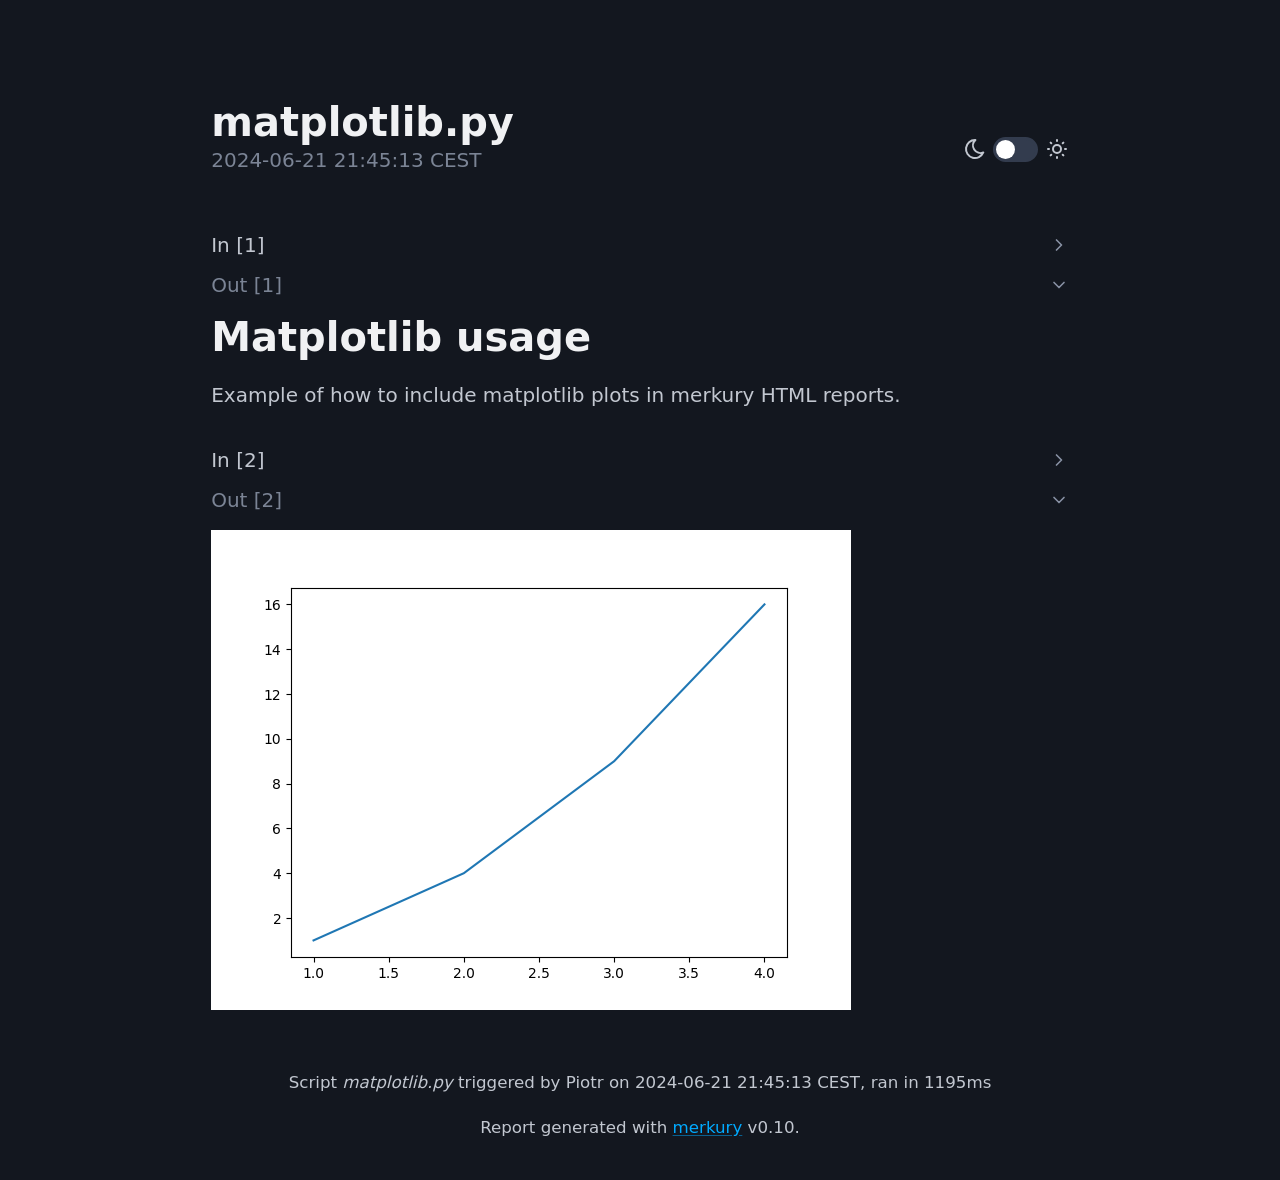
<file: examples/matplotlib.html>
<!DOCTYPE html>
<html lang="en" data-theme="dark">
<head>
    <meta charset="UTF-8">
    <meta http-equiv="X-UA-Compatible" content="IE=edge">
    <meta name="viewport" content="width=device-width, initial-scale=1.0">
    <title>matplotlib.py</title>
    <style>@charset "UTF-8";/*!
 * Pico CSS ✨ v2.0.6 (https://picocss.com)
 * Copyright 2019-2024 - Licensed under MIT
 */:root{--pico-font-family-emoji:"Apple Color Emoji","Segoe UI Emoji","Segoe UI Symbol","Noto Color Emoji";--pico-font-family-sans-serif:system-ui,"Segoe UI",Roboto,Oxygen,Ubuntu,Cantarell,Helvetica,Arial,"Helvetica Neue",sans-serif,var(--pico-font-family-emoji);--pico-font-family-monospace:ui-monospace,SFMono-Regular,"SF Mono",Menlo,Consolas,"Liberation Mono",monospace,var(--pico-font-family-emoji);--pico-font-family:var(--pico-font-family-sans-serif);--pico-line-height:1.5;--pico-font-weight:400;--pico-font-size:100%;--pico-text-underline-offset:0.1rem;--pico-border-radius:0.25rem;--pico-border-width:0.0625rem;--pico-outline-width:0.125rem;--pico-transition:0.2s ease-in-out;--pico-spacing:1rem;--pico-typography-spacing-vertical:1rem;--pico-block-spacing-vertical:var(--pico-spacing);--pico-block-spacing-horizontal:var(--pico-spacing);--pico-grid-column-gap:var(--pico-spacing);--pico-grid-row-gap:var(--pico-spacing);--pico-form-element-spacing-vertical:0.75rem;--pico-form-element-spacing-horizontal:1rem;--pico-group-box-shadow:0 0 0 rgba(0, 0, 0, 0);--pico-group-box-shadow-focus-with-button:0 0 0 var(--pico-outline-width) var(--pico-primary-focus);--pico-group-box-shadow-focus-with-input:0 0 0 0.0625rem var(--pico-form-element-border-color);--pico-modal-overlay-backdrop-filter:blur(0.375rem);--pico-nav-element-spacing-vertical:1rem;--pico-nav-element-spacing-horizontal:0.5rem;--pico-nav-link-spacing-vertical:0.5rem;--pico-nav-link-spacing-horizontal:0.5rem;--pico-nav-breadcrumb-divider:">";--pico-icon-checkbox:url("data:image/svg+xml,%3Csvg xmlns='http://www.w3.org/2000/svg' width='24' height='24' viewBox='0 0 24 24' fill='none' stroke='rgb(255, 255, 255)' stroke-width='4' stroke-linecap='round' stroke-linejoin='round'%3E%3Cpolyline points='20 6 9 17 4 12'%3E%3C/polyline%3E%3C/svg%3E");--pico-icon-minus:url("data:image/svg+xml,%3Csvg xmlns='http://www.w3.org/2000/svg' width='24' height='24' viewBox='0 0 24 24' fill='none' stroke='rgb(255, 255, 255)' stroke-width='4' stroke-linecap='round' stroke-linejoin='round'%3E%3Cline x1='5' y1='12' x2='19' y2='12'%3E%3C/line%3E%3C/svg%3E");--pico-icon-chevron:url("data:image/svg+xml,%3Csvg xmlns='http://www.w3.org/2000/svg' width='24' height='24' viewBox='0 0 24 24' fill='none' stroke='rgb(136, 145, 164)' stroke-width='2' stroke-linecap='round' stroke-linejoin='round'%3E%3Cpolyline points='6 9 12 15 18 9'%3E%3C/polyline%3E%3C/svg%3E");--pico-icon-date:url("data:image/svg+xml,%3Csvg xmlns='http://www.w3.org/2000/svg' width='24' height='24' viewBox='0 0 24 24' fill='none' stroke='rgb(136, 145, 164)' stroke-width='2' stroke-linecap='round' stroke-linejoin='round'%3E%3Crect x='3' y='4' width='18' height='18' rx='2' ry='2'%3E%3C/rect%3E%3Cline x1='16' y1='2' x2='16' y2='6'%3E%3C/line%3E%3Cline x1='8' y1='2' x2='8' y2='6'%3E%3C/line%3E%3Cline x1='3' y1='10' x2='21' y2='10'%3E%3C/line%3E%3C/svg%3E");--pico-icon-time:url("data:image/svg+xml,%3Csvg xmlns='http://www.w3.org/2000/svg' width='24' height='24' viewBox='0 0 24 24' fill='none' stroke='rgb(136, 145, 164)' stroke-width='2' stroke-linecap='round' stroke-linejoin='round'%3E%3Ccircle cx='12' cy='12' r='10'%3E%3C/circle%3E%3Cpolyline points='12 6 12 12 16 14'%3E%3C/polyline%3E%3C/svg%3E");--pico-icon-search:url("data:image/svg+xml,%3Csvg xmlns='http://www.w3.org/2000/svg' width='24' height='24' viewBox='0 0 24 24' fill='none' stroke='rgb(136, 145, 164)' stroke-width='1.5' stroke-linecap='round' stroke-linejoin='round'%3E%3Ccircle cx='11' cy='11' r='8'%3E%3C/circle%3E%3Cline x1='21' y1='21' x2='16.65' y2='16.65'%3E%3C/line%3E%3C/svg%3E");--pico-icon-close:url("data:image/svg+xml,%3Csvg xmlns='http://www.w3.org/2000/svg' width='24' height='24' viewBox='0 0 24 24' fill='none' stroke='rgb(136, 145, 164)' stroke-width='3' stroke-linecap='round' stroke-linejoin='round'%3E%3Cline x1='18' y1='6' x2='6' y2='18'%3E%3C/line%3E%3Cline x1='6' y1='6' x2='18' y2='18'%3E%3C/line%3E%3C/svg%3E");--pico-icon-loading:url("data:image/svg+xml,%3Csvg fill='none' height='24' width='24' viewBox='0 0 24 24' xmlns='http://www.w3.org/2000/svg' %3E%3Cstyle%3E g %7B animation: rotate 2s linear infinite; transform-origin: center center; %7D circle %7B stroke-dasharray: 75,100; stroke-dashoffset: -5; animation: dash 1.5s ease-in-out infinite; stroke-linecap: round; %7D @keyframes rotate %7B 0%25 %7B transform: rotate(0deg); %7D 100%25 %7B transform: rotate(360deg); %7D %7D @keyframes dash %7B 0%25 %7B stroke-dasharray: 1,100; stroke-dashoffset: 0; %7D 50%25 %7B stroke-dasharray: 44.5,100; stroke-dashoffset: -17.5; %7D 100%25 %7B stroke-dasharray: 44.5,100; stroke-dashoffset: -62; %7D %7D %3C/style%3E%3Cg%3E%3Ccircle cx='12' cy='12' r='10' fill='none' stroke='rgb(136, 145, 164)' stroke-width='4' /%3E%3C/g%3E%3C/svg%3E")}@media (min-width:576px){:root{--pico-font-size:106.25%}}@media (min-width:768px){:root{--pico-font-size:112.5%}}@media (min-width:1024px){:root{--pico-font-size:118.75%}}@media (min-width:1280px){:root{--pico-font-size:125%}}@media (min-width:1536px){:root{--pico-font-size:131.25%}}a{--pico-text-decoration:underline}a.contrast,a.secondary{--pico-text-decoration:underline}small{--pico-font-size:0.875em}h1,h2,h3,h4,h5,h6{--pico-font-weight:700}h1{--pico-font-size:2rem;--pico-line-height:1.125;--pico-typography-spacing-top:3rem}h2{--pico-font-size:1.75rem;--pico-line-height:1.15;--pico-typography-spacing-top:2.625rem}h3{--pico-font-size:1.5rem;--pico-line-height:1.175;--pico-typography-spacing-top:2.25rem}h4{--pico-font-size:1.25rem;--pico-line-height:1.2;--pico-typography-spacing-top:1.874rem}h5{--pico-font-size:1.125rem;--pico-line-height:1.225;--pico-typography-spacing-top:1.6875rem}h6{--pico-font-size:1rem;--pico-line-height:1.25;--pico-typography-spacing-top:1.5rem}tfoot td,tfoot th,thead td,thead th{--pico-font-weight:600;--pico-border-width:0.1875rem}code,kbd,pre,samp{--pico-font-family:var(--pico-font-family-monospace)}kbd{--pico-font-weight:bolder}:where(select,textarea),input:not([type=submit],[type=button],[type=reset],[type=checkbox],[type=radio],[type=file]){--pico-outline-width:0.0625rem}[type=search]{--pico-border-radius:5rem}[type=checkbox],[type=radio]{--pico-border-width:0.125rem}[type=checkbox][role=switch]{--pico-border-width:0.1875rem}details.dropdown summary:not([role=button]){--pico-outline-width:0.0625rem}nav details.dropdown summary:focus-visible{--pico-outline-width:0.125rem}[role=search]{--pico-border-radius:5rem}[role=group]:has(button.secondary:focus,[type=submit].secondary:focus,[type=button].secondary:focus,[role=button].secondary:focus),[role=search]:has(button.secondary:focus,[type=submit].secondary:focus,[type=button].secondary:focus,[role=button].secondary:focus){--pico-group-box-shadow-focus-with-button:0 0 0 var(--pico-outline-width) var(--pico-secondary-focus)}[role=group]:has(button.contrast:focus,[type=submit].contrast:focus,[type=button].contrast:focus,[role=button].contrast:focus),[role=search]:has(button.contrast:focus,[type=submit].contrast:focus,[type=button].contrast:focus,[role=button].contrast:focus){--pico-group-box-shadow-focus-with-button:0 0 0 var(--pico-outline-width) var(--pico-contrast-focus)}[role=group] [role=button],[role=group] [type=button],[role=group] [type=submit],[role=group] button,[role=search] [role=button],[role=search] [type=button],[role=search] [type=submit],[role=search] button{--pico-form-element-spacing-horizontal:2rem}details summary[role=button]:not(.outline)::after{filter:brightness(0) invert(1)}[aria-busy=true]:not(input,select,textarea):is(button,[type=submit],[type=button],[type=reset],[role=button]):not(.outline)::before{filter:brightness(0) invert(1)}:root:not([data-theme=dark]),[data-theme=light]{--pico-background-color:#fff;--pico-color:#373c44;--pico-text-selection-color:rgba(2, 154, 232, 0.25);--pico-muted-color:#646b79;--pico-muted-border-color:#e7eaf0;--pico-primary:#0172ad;--pico-primary-background:#0172ad;--pico-primary-border:var(--pico-primary-background);--pico-primary-underline:rgba(1, 114, 173, 0.5);--pico-primary-hover:#015887;--pico-primary-hover-background:#02659a;--pico-primary-hover-border:var(--pico-primary-hover-background);--pico-primary-hover-underline:var(--pico-primary-hover);--pico-primary-focus:rgba(2, 154, 232, 0.5);--pico-primary-inverse:#fff;--pico-secondary:#5d6b89;--pico-secondary-background:#525f7a;--pico-secondary-border:var(--pico-secondary-background);--pico-secondary-underline:rgba(93, 107, 137, 0.5);--pico-secondary-hover:#48536b;--pico-secondary-hover-background:#48536b;--pico-secondary-hover-border:var(--pico-secondary-hover-background);--pico-secondary-hover-underline:var(--pico-secondary-hover);--pico-secondary-focus:rgba(93, 107, 137, 0.25);--pico-secondary-inverse:#fff;--pico-contrast:#181c25;--pico-contrast-background:#181c25;--pico-contrast-border:var(--pico-contrast-background);--pico-contrast-underline:rgba(24, 28, 37, 0.5);--pico-contrast-hover:#000;--pico-contrast-hover-background:#000;--pico-contrast-hover-border:var(--pico-contrast-hover-background);--pico-contrast-hover-underline:var(--pico-secondary-hover);--pico-contrast-focus:rgba(93, 107, 137, 0.25);--pico-contrast-inverse:#fff;--pico-box-shadow:0.0145rem 0.029rem 0.174rem rgba(129, 145, 181, 0.01698),0.0335rem 0.067rem 0.402rem rgba(129, 145, 181, 0.024),0.0625rem 0.125rem 0.75rem rgba(129, 145, 181, 0.03),0.1125rem 0.225rem 1.35rem rgba(129, 145, 181, 0.036),0.2085rem 0.417rem 2.502rem rgba(129, 145, 181, 0.04302),0.5rem 1rem 6rem rgba(129, 145, 181, 0.06),0 0 0 0.0625rem rgba(129, 145, 181, 0.015);--pico-h1-color:#2d3138;--pico-h2-color:#373c44;--pico-h3-color:#424751;--pico-h4-color:#4d535e;--pico-h5-color:#5c6370;--pico-h6-color:#646b79;--pico-mark-background-color:#fde7c0;--pico-mark-color:#0f1114;--pico-ins-color:#1d6a54;--pico-del-color:#883935;--pico-blockquote-border-color:var(--pico-muted-border-color);--pico-blockquote-footer-color:var(--pico-muted-color);--pico-button-box-shadow:0 0 0 rgba(0, 0, 0, 0);--pico-button-hover-box-shadow:0 0 0 rgba(0, 0, 0, 0);--pico-table-border-color:var(--pico-muted-border-color);--pico-table-row-stripped-background-color:rgba(111, 120, 135, 0.0375);--pico-code-background-color:#f3f5f7;--pico-code-color:#646b79;--pico-code-kbd-background-color:var(--pico-color);--pico-code-kbd-color:var(--pico-background-color);--pico-form-element-background-color:#fbfcfc;--pico-form-element-selected-background-color:#dfe3eb;--pico-form-element-border-color:#cfd5e2;--pico-form-element-color:#23262c;--pico-form-element-placeholder-color:var(--pico-muted-color);--pico-form-element-active-background-color:#fff;--pico-form-element-active-border-color:var(--pico-primary-border);--pico-form-element-focus-color:var(--pico-primary-border);--pico-form-element-disabled-opacity:0.5;--pico-form-element-invalid-border-color:#b86a6b;--pico-form-element-invalid-active-border-color:#c84f48;--pico-form-element-invalid-focus-color:var(--pico-form-element-invalid-active-border-color);--pico-form-element-valid-border-color:#4c9b8a;--pico-form-element-valid-active-border-color:#279977;--pico-form-element-valid-focus-color:var(--pico-form-element-valid-active-border-color);--pico-switch-background-color:#bfc7d9;--pico-switch-checked-background-color:var(--pico-primary-background);--pico-switch-color:#fff;--pico-switch-thumb-box-shadow:0 0 0 rgba(0, 0, 0, 0);--pico-range-border-color:#dfe3eb;--pico-range-active-border-color:#bfc7d9;--pico-range-thumb-border-color:var(--pico-background-color);--pico-range-thumb-color:var(--pico-secondary-background);--pico-range-thumb-active-color:var(--pico-primary-background);--pico-accordion-border-color:var(--pico-muted-border-color);--pico-accordion-active-summary-color:var(--pico-primary-hover);--pico-accordion-close-summary-color:var(--pico-color);--pico-accordion-open-summary-color:var(--pico-muted-color);--pico-card-background-color:var(--pico-background-color);--pico-card-border-color:var(--pico-muted-border-color);--pico-card-box-shadow:var(--pico-box-shadow);--pico-card-sectioning-background-color:#fbfcfc;--pico-dropdown-background-color:#fff;--pico-dropdown-border-color:#eff1f4;--pico-dropdown-box-shadow:var(--pico-box-shadow);--pico-dropdown-color:var(--pico-color);--pico-dropdown-hover-background-color:#eff1f4;--pico-loading-spinner-opacity:0.5;--pico-modal-overlay-background-color:rgba(232, 234, 237, 0.75);--pico-progress-background-color:#dfe3eb;--pico-progress-color:var(--pico-primary-background);--pico-tooltip-background-color:var(--pico-contrast-background);--pico-tooltip-color:var(--pico-contrast-inverse);--pico-icon-valid:url("data:image/svg+xml,%3Csvg xmlns='http://www.w3.org/2000/svg' width='24' height='24' viewBox='0 0 24 24' fill='none' stroke='rgb(76, 155, 138)' stroke-width='2' stroke-linecap='round' stroke-linejoin='round'%3E%3Cpolyline points='20 6 9 17 4 12'%3E%3C/polyline%3E%3C/svg%3E");--pico-icon-invalid:url("data:image/svg+xml,%3Csvg xmlns='http://www.w3.org/2000/svg' width='24' height='24' viewBox='0 0 24 24' fill='none' stroke='rgb(200, 79, 72)' stroke-width='2' stroke-linecap='round' stroke-linejoin='round'%3E%3Ccircle cx='12' cy='12' r='10'%3E%3C/circle%3E%3Cline x1='12' y1='8' x2='12' y2='12'%3E%3C/line%3E%3Cline x1='12' y1='16' x2='12.01' y2='16'%3E%3C/line%3E%3C/svg%3E");color-scheme:light}:root:not([data-theme=dark]) input:is([type=submit],[type=button],[type=reset],[type=checkbox],[type=radio],[type=file]),[data-theme=light] input:is([type=submit],[type=button],[type=reset],[type=checkbox],[type=radio],[type=file]){--pico-form-element-focus-color:var(--pico-primary-focus)}@media only screen and (prefers-color-scheme:dark){:root:not([data-theme]){--pico-background-color:#13171f;--pico-color:#c2c7d0;--pico-text-selection-color:rgba(1, 170, 255, 0.1875);--pico-muted-color:#7b8495;--pico-muted-border-color:#202632;--pico-primary:#01aaff;--pico-primary-background:#0172ad;--pico-primary-border:var(--pico-primary-background);--pico-primary-underline:rgba(1, 170, 255, 0.5);--pico-primary-hover:#79c0ff;--pico-primary-hover-background:#017fc0;--pico-primary-hover-border:var(--pico-primary-hover-background);--pico-primary-hover-underline:var(--pico-primary-hover);--pico-primary-focus:rgba(1, 170, 255, 0.375);--pico-primary-inverse:#fff;--pico-secondary:#969eaf;--pico-secondary-background:#525f7a;--pico-secondary-border:var(--pico-secondary-background);--pico-secondary-underline:rgba(150, 158, 175, 0.5);--pico-secondary-hover:#b3b9c5;--pico-secondary-hover-background:#5d6b89;--pico-secondary-hover-border:var(--pico-secondary-hover-background);--pico-secondary-hover-underline:var(--pico-secondary-hover);--pico-secondary-focus:rgba(144, 158, 190, 0.25);--pico-secondary-inverse:#fff;--pico-contrast:#dfe3eb;--pico-contrast-background:#eff1f4;--pico-contrast-border:var(--pico-contrast-background);--pico-contrast-underline:rgba(223, 227, 235, 0.5);--pico-contrast-hover:#fff;--pico-contrast-hover-background:#fff;--pico-contrast-hover-border:var(--pico-contrast-hover-background);--pico-contrast-hover-underline:var(--pico-contrast-hover);--pico-contrast-focus:rgba(207, 213, 226, 0.25);--pico-contrast-inverse:#000;--pico-box-shadow:0.0145rem 0.029rem 0.174rem rgba(7, 9, 12, 0.01698),0.0335rem 0.067rem 0.402rem rgba(7, 9, 12, 0.024),0.0625rem 0.125rem 0.75rem rgba(7, 9, 12, 0.03),0.1125rem 0.225rem 1.35rem rgba(7, 9, 12, 0.036),0.2085rem 0.417rem 2.502rem rgba(7, 9, 12, 0.04302),0.5rem 1rem 6rem rgba(7, 9, 12, 0.06),0 0 0 0.0625rem rgba(7, 9, 12, 0.015);--pico-h1-color:#f0f1f3;--pico-h2-color:#e0e3e7;--pico-h3-color:#c2c7d0;--pico-h4-color:#b3b9c5;--pico-h5-color:#a4acba;--pico-h6-color:#8891a4;--pico-mark-background-color:#014063;--pico-mark-color:#fff;--pico-ins-color:#62af9a;--pico-del-color:#ce7e7b;--pico-blockquote-border-color:var(--pico-muted-border-color);--pico-blockquote-footer-color:var(--pico-muted-color);--pico-button-box-shadow:0 0 0 rgba(0, 0, 0, 0);--pico-button-hover-box-shadow:0 0 0 rgba(0, 0, 0, 0);--pico-table-border-color:var(--pico-muted-border-color);--pico-table-row-stripped-background-color:rgba(111, 120, 135, 0.0375);--pico-code-background-color:#1a1f28;--pico-code-color:#8891a4;--pico-code-kbd-background-color:var(--pico-color);--pico-code-kbd-color:var(--pico-background-color);--pico-form-element-background-color:#1c212c;--pico-form-element-selected-background-color:#2a3140;--pico-form-element-border-color:#2a3140;--pico-form-element-color:#e0e3e7;--pico-form-element-placeholder-color:#8891a4;--pico-form-element-active-background-color:#1a1f28;--pico-form-element-active-border-color:var(--pico-primary-border);--pico-form-element-focus-color:var(--pico-primary-border);--pico-form-element-disabled-opacity:0.5;--pico-form-element-invalid-border-color:#964a50;--pico-form-element-invalid-active-border-color:#b7403b;--pico-form-element-invalid-focus-color:var(--pico-form-element-invalid-active-border-color);--pico-form-element-valid-border-color:#2a7b6f;--pico-form-element-valid-active-border-color:#16896a;--pico-form-element-valid-focus-color:var(--pico-form-element-valid-active-border-color);--pico-switch-background-color:#333c4e;--pico-switch-checked-background-color:var(--pico-primary-background);--pico-switch-color:#fff;--pico-switch-thumb-box-shadow:0 0 0 rgba(0, 0, 0, 0);--pico-range-border-color:#202632;--pico-range-active-border-color:#2a3140;--pico-range-thumb-border-color:var(--pico-background-color);--pico-range-thumb-color:var(--pico-secondary-background);--pico-range-thumb-active-color:var(--pico-primary-background);--pico-accordion-border-color:var(--pico-muted-border-color);--pico-accordion-active-summary-color:var(--pico-primary-hover);--pico-accordion-close-summary-color:var(--pico-color);--pico-accordion-open-summary-color:var(--pico-muted-color);--pico-card-background-color:#181c25;--pico-card-border-color:var(--pico-card-background-color);--pico-card-box-shadow:var(--pico-box-shadow);--pico-card-sectioning-background-color:#1a1f28;--pico-dropdown-background-color:#181c25;--pico-dropdown-border-color:#202632;--pico-dropdown-box-shadow:var(--pico-box-shadow);--pico-dropdown-color:var(--pico-color);--pico-dropdown-hover-background-color:#202632;--pico-loading-spinner-opacity:0.5;--pico-modal-overlay-background-color:rgba(8, 9, 10, 0.75);--pico-progress-background-color:#202632;--pico-progress-color:var(--pico-primary-background);--pico-tooltip-background-color:var(--pico-contrast-background);--pico-tooltip-color:var(--pico-contrast-inverse);--pico-icon-valid:url("data:image/svg+xml,%3Csvg xmlns='http://www.w3.org/2000/svg' width='24' height='24' viewBox='0 0 24 24' fill='none' stroke='rgb(42, 123, 111)' stroke-width='2' stroke-linecap='round' stroke-linejoin='round'%3E%3Cpolyline points='20 6 9 17 4 12'%3E%3C/polyline%3E%3C/svg%3E");--pico-icon-invalid:url("data:image/svg+xml,%3Csvg xmlns='http://www.w3.org/2000/svg' width='24' height='24' viewBox='0 0 24 24' fill='none' stroke='rgb(150, 74, 80)' stroke-width='2' stroke-linecap='round' stroke-linejoin='round'%3E%3Ccircle cx='12' cy='12' r='10'%3E%3C/circle%3E%3Cline x1='12' y1='8' x2='12' y2='12'%3E%3C/line%3E%3Cline x1='12' y1='16' x2='12.01' y2='16'%3E%3C/line%3E%3C/svg%3E");color-scheme:dark}:root:not([data-theme]) input:is([type=submit],[type=button],[type=reset],[type=checkbox],[type=radio],[type=file]){--pico-form-element-focus-color:var(--pico-primary-focus)}:root:not([data-theme]) details summary[role=button].contrast:not(.outline)::after{filter:brightness(0)}:root:not([data-theme]) [aria-busy=true]:not(input,select,textarea).contrast:is(button,[type=submit],[type=button],[type=reset],[role=button]):not(.outline)::before{filter:brightness(0)}}[data-theme=dark]{--pico-background-color:#13171f;--pico-color:#c2c7d0;--pico-text-selection-color:rgba(1, 170, 255, 0.1875);--pico-muted-color:#7b8495;--pico-muted-border-color:#202632;--pico-primary:#01aaff;--pico-primary-background:#0172ad;--pico-primary-border:var(--pico-primary-background);--pico-primary-underline:rgba(1, 170, 255, 0.5);--pico-primary-hover:#79c0ff;--pico-primary-hover-background:#017fc0;--pico-primary-hover-border:var(--pico-primary-hover-background);--pico-primary-hover-underline:var(--pico-primary-hover);--pico-primary-focus:rgba(1, 170, 255, 0.375);--pico-primary-inverse:#fff;--pico-secondary:#969eaf;--pico-secondary-background:#525f7a;--pico-secondary-border:var(--pico-secondary-background);--pico-secondary-underline:rgba(150, 158, 175, 0.5);--pico-secondary-hover:#b3b9c5;--pico-secondary-hover-background:#5d6b89;--pico-secondary-hover-border:var(--pico-secondary-hover-background);--pico-secondary-hover-underline:var(--pico-secondary-hover);--pico-secondary-focus:rgba(144, 158, 190, 0.25);--pico-secondary-inverse:#fff;--pico-contrast:#dfe3eb;--pico-contrast-background:#eff1f4;--pico-contrast-border:var(--pico-contrast-background);--pico-contrast-underline:rgba(223, 227, 235, 0.5);--pico-contrast-hover:#fff;--pico-contrast-hover-background:#fff;--pico-contrast-hover-border:var(--pico-contrast-hover-background);--pico-contrast-hover-underline:var(--pico-contrast-hover);--pico-contrast-focus:rgba(207, 213, 226, 0.25);--pico-contrast-inverse:#000;--pico-box-shadow:0.0145rem 0.029rem 0.174rem rgba(7, 9, 12, 0.01698),0.0335rem 0.067rem 0.402rem rgba(7, 9, 12, 0.024),0.0625rem 0.125rem 0.75rem rgba(7, 9, 12, 0.03),0.1125rem 0.225rem 1.35rem rgba(7, 9, 12, 0.036),0.2085rem 0.417rem 2.502rem rgba(7, 9, 12, 0.04302),0.5rem 1rem 6rem rgba(7, 9, 12, 0.06),0 0 0 0.0625rem rgba(7, 9, 12, 0.015);--pico-h1-color:#f0f1f3;--pico-h2-color:#e0e3e7;--pico-h3-color:#c2c7d0;--pico-h4-color:#b3b9c5;--pico-h5-color:#a4acba;--pico-h6-color:#8891a4;--pico-mark-background-color:#014063;--pico-mark-color:#fff;--pico-ins-color:#62af9a;--pico-del-color:#ce7e7b;--pico-blockquote-border-color:var(--pico-muted-border-color);--pico-blockquote-footer-color:var(--pico-muted-color);--pico-button-box-shadow:0 0 0 rgba(0, 0, 0, 0);--pico-button-hover-box-shadow:0 0 0 rgba(0, 0, 0, 0);--pico-table-border-color:var(--pico-muted-border-color);--pico-table-row-stripped-background-color:rgba(111, 120, 135, 0.0375);--pico-code-background-color:#1a1f28;--pico-code-color:#8891a4;--pico-code-kbd-background-color:var(--pico-color);--pico-code-kbd-color:var(--pico-background-color);--pico-form-element-background-color:#1c212c;--pico-form-element-selected-background-color:#2a3140;--pico-form-element-border-color:#2a3140;--pico-form-element-color:#e0e3e7;--pico-form-element-placeholder-color:#8891a4;--pico-form-element-active-background-color:#1a1f28;--pico-form-element-active-border-color:var(--pico-primary-border);--pico-form-element-focus-color:var(--pico-primary-border);--pico-form-element-disabled-opacity:0.5;--pico-form-element-invalid-border-color:#964a50;--pico-form-element-invalid-active-border-color:#b7403b;--pico-form-element-invalid-focus-color:var(--pico-form-element-invalid-active-border-color);--pico-form-element-valid-border-color:#2a7b6f;--pico-form-element-valid-active-border-color:#16896a;--pico-form-element-valid-focus-color:var(--pico-form-element-valid-active-border-color);--pico-switch-background-color:#333c4e;--pico-switch-checked-background-color:var(--pico-primary-background);--pico-switch-color:#fff;--pico-switch-thumb-box-shadow:0 0 0 rgba(0, 0, 0, 0);--pico-range-border-color:#202632;--pico-range-active-border-color:#2a3140;--pico-range-thumb-border-color:var(--pico-background-color);--pico-range-thumb-color:var(--pico-secondary-background);--pico-range-thumb-active-color:var(--pico-primary-background);--pico-accordion-border-color:var(--pico-muted-border-color);--pico-accordion-active-summary-color:var(--pico-primary-hover);--pico-accordion-close-summary-color:var(--pico-color);--pico-accordion-open-summary-color:var(--pico-muted-color);--pico-card-background-color:#181c25;--pico-card-border-color:var(--pico-card-background-color);--pico-card-box-shadow:var(--pico-box-shadow);--pico-card-sectioning-background-color:#1a1f28;--pico-dropdown-background-color:#181c25;--pico-dropdown-border-color:#202632;--pico-dropdown-box-shadow:var(--pico-box-shadow);--pico-dropdown-color:var(--pico-color);--pico-dropdown-hover-background-color:#202632;--pico-loading-spinner-opacity:0.5;--pico-modal-overlay-background-color:rgba(8, 9, 10, 0.75);--pico-progress-background-color:#202632;--pico-progress-color:var(--pico-primary-background);--pico-tooltip-background-color:var(--pico-contrast-background);--pico-tooltip-color:var(--pico-contrast-inverse);--pico-icon-valid:url("data:image/svg+xml,%3Csvg xmlns='http://www.w3.org/2000/svg' width='24' height='24' viewBox='0 0 24 24' fill='none' stroke='rgb(42, 123, 111)' stroke-width='2' stroke-linecap='round' stroke-linejoin='round'%3E%3Cpolyline points='20 6 9 17 4 12'%3E%3C/polyline%3E%3C/svg%3E");--pico-icon-invalid:url("data:image/svg+xml,%3Csvg xmlns='http://www.w3.org/2000/svg' width='24' height='24' viewBox='0 0 24 24' fill='none' stroke='rgb(150, 74, 80)' stroke-width='2' stroke-linecap='round' stroke-linejoin='round'%3E%3Ccircle cx='12' cy='12' r='10'%3E%3C/circle%3E%3Cline x1='12' y1='8' x2='12' y2='12'%3E%3C/line%3E%3Cline x1='12' y1='16' x2='12.01' y2='16'%3E%3C/line%3E%3C/svg%3E");color-scheme:dark}[data-theme=dark] input:is([type=submit],[type=button],[type=reset],[type=checkbox],[type=radio],[type=file]){--pico-form-element-focus-color:var(--pico-primary-focus)}[data-theme=dark] details summary[role=button].contrast:not(.outline)::after{filter:brightness(0)}[data-theme=dark] [aria-busy=true]:not(input,select,textarea).contrast:is(button,[type=submit],[type=button],[type=reset],[role=button]):not(.outline)::before{filter:brightness(0)}[type=checkbox],[type=radio],[type=range],progress{accent-color:var(--pico-primary)}*,::after,::before{box-sizing:border-box;background-repeat:no-repeat}::after,::before{text-decoration:inherit;vertical-align:inherit}:where(:root){-webkit-tap-highlight-color:transparent;-webkit-text-size-adjust:100%;-moz-text-size-adjust:100%;text-size-adjust:100%;background-color:var(--pico-background-color);color:var(--pico-color);font-weight:var(--pico-font-weight);font-size:var(--pico-font-size);line-height:var(--pico-line-height);font-family:var(--pico-font-family);text-underline-offset:var(--pico-text-underline-offset);text-rendering:optimizeLegibility;overflow-wrap:break-word;-moz-tab-size:4;-o-tab-size:4;tab-size:4}body{width:100%;margin:0}main{display:block}body>footer,body>header,body>main{padding-block:var(--pico-block-spacing-vertical)}section{margin-bottom:var(--pico-block-spacing-vertical)}.container,.container-fluid{width:100%;margin-right:auto;margin-left:auto;padding-right:var(--pico-spacing);padding-left:var(--pico-spacing)}@media (min-width:576px){.container{max-width:510px;padding-right:0;padding-left:0}}@media (min-width:768px){.container{max-width:700px}}@media (min-width:1024px){.container{max-width:950px}}@media (min-width:1280px){.container{max-width:1200px}}@media (min-width:1536px){.container{max-width:1450px}}.grid{grid-column-gap:var(--pico-grid-column-gap);grid-row-gap:var(--pico-grid-row-gap);display:grid;grid-template-columns:1fr}@media (min-width:768px){.grid{grid-template-columns:repeat(auto-fit,minmax(0%,1fr))}}.grid>*{min-width:0}.overflow-auto{overflow:auto}b,strong{font-weight:bolder}sub,sup{position:relative;font-size:.75em;line-height:0;vertical-align:baseline}sub{bottom:-.25em}sup{top:-.5em}address,blockquote,dl,ol,p,pre,table,ul{margin-top:0;margin-bottom:var(--pico-typography-spacing-vertical);color:var(--pico-color);font-style:normal;font-weight:var(--pico-font-weight)}h1,h2,h3,h4,h5,h6{margin-top:0;margin-bottom:var(--pico-typography-spacing-vertical);color:var(--pico-color);font-weight:var(--pico-font-weight);font-size:var(--pico-font-size);line-height:var(--pico-line-height);font-family:var(--pico-font-family)}h1{--pico-color:var(--pico-h1-color)}h2{--pico-color:var(--pico-h2-color)}h3{--pico-color:var(--pico-h3-color)}h4{--pico-color:var(--pico-h4-color)}h5{--pico-color:var(--pico-h5-color)}h6{--pico-color:var(--pico-h6-color)}:where(article,address,blockquote,dl,figure,form,ol,p,pre,table,ul)~:is(h1,h2,h3,h4,h5,h6){margin-top:var(--pico-typography-spacing-top)}p{margin-bottom:var(--pico-typography-spacing-vertical)}hgroup{margin-bottom:var(--pico-typography-spacing-vertical)}hgroup>*{margin-top:0;margin-bottom:0}hgroup>:not(:first-child):last-child{--pico-color:var(--pico-muted-color);--pico-font-weight:unset;font-size:1rem}:where(ol,ul) li{margin-bottom:calc(var(--pico-typography-spacing-vertical) * .25)}:where(dl,ol,ul) :where(dl,ol,ul){margin:0;margin-top:calc(var(--pico-typography-spacing-vertical) * .25)}ul li{list-style:square}mark{padding:.125rem .25rem;background-color:var(--pico-mark-background-color);color:var(--pico-mark-color);vertical-align:baseline}blockquote{display:block;margin:var(--pico-typography-spacing-vertical) 0;padding:var(--pico-spacing);border-right:none;border-left:.25rem solid var(--pico-blockquote-border-color);border-inline-start:0.25rem solid var(--pico-blockquote-border-color);border-inline-end:none}blockquote footer{margin-top:calc(var(--pico-typography-spacing-vertical) * .5);color:var(--pico-blockquote-footer-color)}abbr[title]{border-bottom:1px dotted;text-decoration:none;cursor:help}ins{color:var(--pico-ins-color);text-decoration:none}del{color:var(--pico-del-color)}::-moz-selection{background-color:var(--pico-text-selection-color)}::selection{background-color:var(--pico-text-selection-color)}:where(a:not([role=button])),[role=link]{--pico-color:var(--pico-primary);--pico-background-color:transparent;--pico-underline:var(--pico-primary-underline);outline:0;background-color:var(--pico-background-color);color:var(--pico-color);-webkit-text-decoration:var(--pico-text-decoration);text-decoration:var(--pico-text-decoration);text-decoration-color:var(--pico-underline);text-underline-offset:0.125em;transition:background-color var(--pico-transition),color var(--pico-transition),box-shadow var(--pico-transition),-webkit-text-decoration var(--pico-transition);transition:background-color var(--pico-transition),color var(--pico-transition),text-decoration var(--pico-transition),box-shadow var(--pico-transition);transition:background-color var(--pico-transition),color var(--pico-transition),text-decoration var(--pico-transition),box-shadow var(--pico-transition),-webkit-text-decoration var(--pico-transition)}:where(a:not([role=button])):is([aria-current]:not([aria-current=false]),:hover,:active,:focus),[role=link]:is([aria-current]:not([aria-current=false]),:hover,:active,:focus){--pico-color:var(--pico-primary-hover);--pico-underline:var(--pico-primary-hover-underline);--pico-text-decoration:underline}:where(a:not([role=button])):focus-visible,[role=link]:focus-visible{box-shadow:0 0 0 var(--pico-outline-width) var(--pico-primary-focus)}:where(a:not([role=button])).secondary,[role=link].secondary{--pico-color:var(--pico-secondary);--pico-underline:var(--pico-secondary-underline)}:where(a:not([role=button])).secondary:is([aria-current]:not([aria-current=false]),:hover,:active,:focus),[role=link].secondary:is([aria-current]:not([aria-current=false]),:hover,:active,:focus){--pico-color:var(--pico-secondary-hover);--pico-underline:var(--pico-secondary-hover-underline)}:where(a:not([role=button])).contrast,[role=link].contrast{--pico-color:var(--pico-contrast);--pico-underline:var(--pico-contrast-underline)}:where(a:not([role=button])).contrast:is([aria-current]:not([aria-current=false]),:hover,:active,:focus),[role=link].contrast:is([aria-current]:not([aria-current=false]),:hover,:active,:focus){--pico-color:var(--pico-contrast-hover);--pico-underline:var(--pico-contrast-hover-underline)}a[role=button]{display:inline-block}button{margin:0;overflow:visible;font-family:inherit;text-transform:none}[type=button],[type=reset],[type=submit],button{-webkit-appearance:button}[role=button],[type=button],[type=file]::file-selector-button,[type=reset],[type=submit],button{--pico-background-color:var(--pico-primary-background);--pico-border-color:var(--pico-primary-border);--pico-color:var(--pico-primary-inverse);--pico-box-shadow:var(--pico-button-box-shadow, 0 0 0 rgba(0, 0, 0, 0));padding:var(--pico-form-element-spacing-vertical) var(--pico-form-element-spacing-horizontal);border:var(--pico-border-width) solid var(--pico-border-color);border-radius:var(--pico-border-radius);outline:0;background-color:var(--pico-background-color);box-shadow:var(--pico-box-shadow);color:var(--pico-color);font-weight:var(--pico-font-weight);font-size:1rem;line-height:var(--pico-line-height);text-align:center;text-decoration:none;cursor:pointer;-webkit-user-select:none;-moz-user-select:none;user-select:none;transition:background-color var(--pico-transition),border-color var(--pico-transition),color var(--pico-transition),box-shadow var(--pico-transition)}[role=button]:is(:hover,:active,:focus),[role=button]:is([aria-current]:not([aria-current=false])),[type=button]:is(:hover,:active,:focus),[type=button]:is([aria-current]:not([aria-current=false])),[type=file]::file-selector-button:is(:hover,:active,:focus),[type=file]::file-selector-button:is([aria-current]:not([aria-current=false])),[type=reset]:is(:hover,:active,:focus),[type=reset]:is([aria-current]:not([aria-current=false])),[type=submit]:is(:hover,:active,:focus),[type=submit]:is([aria-current]:not([aria-current=false])),button:is(:hover,:active,:focus),button:is([aria-current]:not([aria-current=false])){--pico-background-color:var(--pico-primary-hover-background);--pico-border-color:var(--pico-primary-hover-border);--pico-box-shadow:var(--pico-button-hover-box-shadow, 0 0 0 rgba(0, 0, 0, 0));--pico-color:var(--pico-primary-inverse)}[role=button]:focus,[role=button]:is([aria-current]:not([aria-current=false])):focus,[type=button]:focus,[type=button]:is([aria-current]:not([aria-current=false])):focus,[type=file]::file-selector-button:focus,[type=file]::file-selector-button:is([aria-current]:not([aria-current=false])):focus,[type=reset]:focus,[type=reset]:is([aria-current]:not([aria-current=false])):focus,[type=submit]:focus,[type=submit]:is([aria-current]:not([aria-current=false])):focus,button:focus,button:is([aria-current]:not([aria-current=false])):focus{--pico-box-shadow:var(--pico-button-hover-box-shadow, 0 0 0 rgba(0, 0, 0, 0)),0 0 0 var(--pico-outline-width) var(--pico-primary-focus)}[type=button],[type=reset],[type=submit]{margin-bottom:var(--pico-spacing)}:is(button,[type=submit],[type=button],[role=button]).secondary,[type=file]::file-selector-button,[type=reset]{--pico-background-color:var(--pico-secondary-background);--pico-border-color:var(--pico-secondary-border);--pico-color:var(--pico-secondary-inverse);cursor:pointer}:is(button,[type=submit],[type=button],[role=button]).secondary:is([aria-current]:not([aria-current=false]),:hover,:active,:focus),[type=file]::file-selector-button:is([aria-current]:not([aria-current=false]),:hover,:active,:focus),[type=reset]:is([aria-current]:not([aria-current=false]),:hover,:active,:focus){--pico-background-color:var(--pico-secondary-hover-background);--pico-border-color:var(--pico-secondary-hover-border);--pico-color:var(--pico-secondary-inverse)}:is(button,[type=submit],[type=button],[role=button]).secondary:focus,:is(button,[type=submit],[type=button],[role=button]).secondary:is([aria-current]:not([aria-current=false])):focus,[type=file]::file-selector-button:focus,[type=file]::file-selector-button:is([aria-current]:not([aria-current=false])):focus,[type=reset]:focus,[type=reset]:is([aria-current]:not([aria-current=false])):focus{--pico-box-shadow:var(--pico-button-hover-box-shadow, 0 0 0 rgba(0, 0, 0, 0)),0 0 0 var(--pico-outline-width) var(--pico-secondary-focus)}:is(button,[type=submit],[type=button],[role=button]).contrast{--pico-background-color:var(--pico-contrast-background);--pico-border-color:var(--pico-contrast-border);--pico-color:var(--pico-contrast-inverse)}:is(button,[type=submit],[type=button],[role=button]).contrast:is([aria-current]:not([aria-current=false]),:hover,:active,:focus){--pico-background-color:var(--pico-contrast-hover-background);--pico-border-color:var(--pico-contrast-hover-border);--pico-color:var(--pico-contrast-inverse)}:is(button,[type=submit],[type=button],[role=button]).contrast:focus,:is(button,[type=submit],[type=button],[role=button]).contrast:is([aria-current]:not([aria-current=false])):focus{--pico-box-shadow:var(--pico-button-hover-box-shadow, 0 0 0 rgba(0, 0, 0, 0)),0 0 0 var(--pico-outline-width) var(--pico-contrast-focus)}:is(button,[type=submit],[type=button],[role=button]).outline,[type=reset].outline{--pico-background-color:transparent;--pico-color:var(--pico-primary);--pico-border-color:var(--pico-primary)}:is(button,[type=submit],[type=button],[role=button]).outline:is([aria-current]:not([aria-current=false]),:hover,:active,:focus),[type=reset].outline:is([aria-current]:not([aria-current=false]),:hover,:active,:focus){--pico-background-color:transparent;--pico-color:var(--pico-primary-hover);--pico-border-color:var(--pico-primary-hover)}:is(button,[type=submit],[type=button],[role=button]).outline.secondary,[type=reset].outline{--pico-color:var(--pico-secondary);--pico-border-color:var(--pico-secondary)}:is(button,[type=submit],[type=button],[role=button]).outline.secondary:is([aria-current]:not([aria-current=false]),:hover,:active,:focus),[type=reset].outline:is([aria-current]:not([aria-current=false]),:hover,:active,:focus){--pico-color:var(--pico-secondary-hover);--pico-border-color:var(--pico-secondary-hover)}:is(button,[type=submit],[type=button],[role=button]).outline.contrast{--pico-color:var(--pico-contrast);--pico-border-color:var(--pico-contrast)}:is(button,[type=submit],[type=button],[role=button]).outline.contrast:is([aria-current]:not([aria-current=false]),:hover,:active,:focus){--pico-color:var(--pico-contrast-hover);--pico-border-color:var(--pico-contrast-hover)}:where(button,[type=submit],[type=reset],[type=button],[role=button])[disabled],:where(fieldset[disabled]) :is(button,[type=submit],[type=button],[type=reset],[role=button]){opacity:.5;pointer-events:none}:where(table){width:100%;border-collapse:collapse;border-spacing:0;text-indent:0}td,th{padding:calc(var(--pico-spacing)/ 2) var(--pico-spacing);border-bottom:var(--pico-border-width) solid var(--pico-table-border-color);background-color:var(--pico-background-color);color:var(--pico-color);font-weight:var(--pico-font-weight);text-align:left;text-align:start}tfoot td,tfoot th{border-top:var(--pico-border-width) solid var(--pico-table-border-color);border-bottom:0}table.striped tbody tr:nth-child(odd) td,table.striped tbody tr:nth-child(odd) th{background-color:var(--pico-table-row-stripped-background-color)}:where(audio,canvas,iframe,img,svg,video){vertical-align:middle}audio,video{display:inline-block}audio:not([controls]){display:none;height:0}:where(iframe){border-style:none}img{max-width:100%;height:auto;border-style:none}:where(svg:not([fill])){fill:currentColor}svg:not(:root){overflow:hidden}code,kbd,pre,samp{font-size:.875em;font-family:var(--pico-font-family)}pre code{font-size:inherit;font-family:inherit}pre{-ms-overflow-style:scrollbar;overflow:auto}code,kbd,pre{border-radius:var(--pico-border-radius);background:var(--pico-code-background-color);color:var(--pico-code-color);font-weight:var(--pico-font-weight);line-height:initial}code,kbd{display:inline-block;padding:.375rem}pre{display:block;margin-bottom:var(--pico-spacing);overflow-x:auto}pre>code{display:block;padding:var(--pico-spacing);background:0 0;line-height:var(--pico-line-height)}kbd{background-color:var(--pico-code-kbd-background-color);color:var(--pico-code-kbd-color);vertical-align:baseline}figure{display:block;margin:0;padding:0}figure figcaption{padding:calc(var(--pico-spacing) * .5) 0;color:var(--pico-muted-color)}hr{height:0;margin:var(--pico-typography-spacing-vertical) 0;border:0;border-top:1px solid var(--pico-muted-border-color);color:inherit}[hidden],template{display:none!important}canvas{display:inline-block}input,optgroup,select,textarea{margin:0;font-size:1rem;line-height:var(--pico-line-height);font-family:inherit;letter-spacing:inherit}input{overflow:visible}select{text-transform:none}legend{max-width:100%;padding:0;color:inherit;white-space:normal}textarea{overflow:auto}[type=checkbox],[type=radio]{padding:0}::-webkit-inner-spin-button,::-webkit-outer-spin-button{height:auto}[type=search]{-webkit-appearance:textfield;outline-offset:-2px}[type=search]::-webkit-search-decoration{-webkit-appearance:none}::-webkit-file-upload-button{-webkit-appearance:button;font:inherit}::-moz-focus-inner{padding:0;border-style:none}:-moz-focusring{outline:0}:-moz-ui-invalid{box-shadow:none}::-ms-expand{display:none}[type=file],[type=range]{padding:0;border-width:0}input:not([type=checkbox],[type=radio],[type=range]){height:calc(1rem * var(--pico-line-height) + var(--pico-form-element-spacing-vertical) * 2 + var(--pico-border-width) * 2)}fieldset{width:100%;margin:0;margin-bottom:var(--pico-spacing);padding:0;border:0}fieldset legend,label{display:block;margin-bottom:calc(var(--pico-spacing) * .375);color:var(--pico-color);font-weight:var(--pico-form-label-font-weight,var(--pico-font-weight))}fieldset legend{margin-bottom:calc(var(--pico-spacing) * .5)}button[type=submit],input:not([type=checkbox],[type=radio]),select,textarea{width:100%}input:not([type=checkbox],[type=radio],[type=range],[type=file]),select,textarea{-webkit-appearance:none;-moz-appearance:none;appearance:none;padding:var(--pico-form-element-spacing-vertical) var(--pico-form-element-spacing-horizontal)}input,select,textarea{--pico-background-color:var(--pico-form-element-background-color);--pico-border-color:var(--pico-form-element-border-color);--pico-color:var(--pico-form-element-color);--pico-box-shadow:none;border:var(--pico-border-width) solid var(--pico-border-color);border-radius:var(--pico-border-radius);outline:0;background-color:var(--pico-background-color);box-shadow:var(--pico-box-shadow);color:var(--pico-color);font-weight:var(--pico-font-weight);transition:background-color var(--pico-transition),border-color var(--pico-transition),color var(--pico-transition),box-shadow var(--pico-transition)}:where(select,textarea):not([readonly]):is(:active,:focus),input:not([type=submit],[type=button],[type=reset],[type=checkbox],[type=radio],[readonly]):is(:active,:focus){--pico-background-color:var(--pico-form-element-active-background-color)}:where(select,textarea):not([readonly]):is(:active,:focus),input:not([type=submit],[type=button],[type=reset],[role=switch],[readonly]):is(:active,:focus){--pico-border-color:var(--pico-form-element-active-border-color)}:where(select,textarea):not([readonly]):focus,input:not([type=submit],[type=button],[type=reset],[type=range],[type=file],[readonly]):focus{--pico-box-shadow:0 0 0 var(--pico-outline-width) var(--pico-form-element-focus-color)}:where(fieldset[disabled]) :is(input:not([type=submit],[type=button],[type=reset]),select,textarea),input:not([type=submit],[type=button],[type=reset])[disabled],label[aria-disabled=true],select[disabled],textarea[disabled]{opacity:var(--pico-form-element-disabled-opacity);pointer-events:none}label[aria-disabled=true] input[disabled]{opacity:1}:where(input,select,textarea):not([type=checkbox],[type=radio],[type=date],[type=datetime-local],[type=month],[type=time],[type=week],[type=range])[aria-invalid]{padding-right:calc(var(--pico-form-element-spacing-horizontal) + 1.5rem)!important;padding-left:var(--pico-form-element-spacing-horizontal);padding-inline-start:var(--pico-form-element-spacing-horizontal)!important;padding-inline-end:calc(var(--pico-form-element-spacing-horizontal) + 1.5rem)!important;background-position:center right .75rem;background-size:1rem auto;background-repeat:no-repeat}:where(input,select,textarea):not([type=checkbox],[type=radio],[type=date],[type=datetime-local],[type=month],[type=time],[type=week],[type=range])[aria-invalid=false]:not(select){background-image:var(--pico-icon-valid)}:where(input,select,textarea):not([type=checkbox],[type=radio],[type=date],[type=datetime-local],[type=month],[type=time],[type=week],[type=range])[aria-invalid=true]:not(select){background-image:var(--pico-icon-invalid)}:where(input,select,textarea)[aria-invalid=false]{--pico-border-color:var(--pico-form-element-valid-border-color)}:where(input,select,textarea)[aria-invalid=false]:is(:active,:focus){--pico-border-color:var(--pico-form-element-valid-active-border-color)!important}:where(input,select,textarea)[aria-invalid=false]:is(:active,:focus):not([type=checkbox],[type=radio]){--pico-box-shadow:0 0 0 var(--pico-outline-width) var(--pico-form-element-valid-focus-color)!important}:where(input,select,textarea)[aria-invalid=true]{--pico-border-color:var(--pico-form-element-invalid-border-color)}:where(input,select,textarea)[aria-invalid=true]:is(:active,:focus){--pico-border-color:var(--pico-form-element-invalid-active-border-color)!important}:where(input,select,textarea)[aria-invalid=true]:is(:active,:focus):not([type=checkbox],[type=radio]){--pico-box-shadow:0 0 0 var(--pico-outline-width) var(--pico-form-element-invalid-focus-color)!important}[dir=rtl] :where(input,select,textarea):not([type=checkbox],[type=radio]):is([aria-invalid],[aria-invalid=true],[aria-invalid=false]){background-position:center left .75rem}input::-webkit-input-placeholder,input::placeholder,select:invalid,textarea::-webkit-input-placeholder,textarea::placeholder{color:var(--pico-form-element-placeholder-color);opacity:1}input:not([type=checkbox],[type=radio]),select,textarea{margin-bottom:var(--pico-spacing)}select::-ms-expand{border:0;background-color:transparent}select:not([multiple],[size]){padding-right:calc(var(--pico-form-element-spacing-horizontal) + 1.5rem);padding-left:var(--pico-form-element-spacing-horizontal);padding-inline-start:var(--pico-form-element-spacing-horizontal);padding-inline-end:calc(var(--pico-form-element-spacing-horizontal) + 1.5rem);background-image:var(--pico-icon-chevron);background-position:center right .75rem;background-size:1rem auto;background-repeat:no-repeat}select[multiple] option:checked{background:var(--pico-form-element-selected-background-color);color:var(--pico-form-element-color)}[dir=rtl] select:not([multiple],[size]){background-position:center left .75rem}textarea{display:block;resize:vertical}textarea[aria-invalid]{--pico-icon-height:calc(1rem * var(--pico-line-height) + var(--pico-form-element-spacing-vertical) * 2 + var(--pico-border-width) * 2);background-position:top right .75rem!important;background-size:1rem var(--pico-icon-height)!important}:where(input,select,textarea,fieldset,.grid)+small{display:block;width:100%;margin-top:calc(var(--pico-spacing) * -.75);margin-bottom:var(--pico-spacing);color:var(--pico-muted-color)}:where(input,select,textarea,fieldset,.grid)[aria-invalid=false]+small{color:var(--pico-ins-color)}:where(input,select,textarea,fieldset,.grid)[aria-invalid=true]+small{color:var(--pico-del-color)}label>:where(input,select,textarea){margin-top:calc(var(--pico-spacing) * .25)}label:has([type=checkbox],[type=radio]){width:-moz-fit-content;width:fit-content;cursor:pointer}[type=checkbox],[type=radio]{-webkit-appearance:none;-moz-appearance:none;appearance:none;width:1.25em;height:1.25em;margin-top:-.125em;margin-inline-end:.5em;border-width:var(--pico-border-width);vertical-align:middle;cursor:pointer}[type=checkbox]::-ms-check,[type=radio]::-ms-check{display:none}[type=checkbox]:checked,[type=checkbox]:checked:active,[type=checkbox]:checked:focus,[type=radio]:checked,[type=radio]:checked:active,[type=radio]:checked:focus{--pico-background-color:var(--pico-primary-background);--pico-border-color:var(--pico-primary-border);background-image:var(--pico-icon-checkbox);background-position:center;background-size:.75em auto;background-repeat:no-repeat}[type=checkbox]~label,[type=radio]~label{display:inline-block;margin-bottom:0;cursor:pointer}[type=checkbox]~label:not(:last-of-type),[type=radio]~label:not(:last-of-type){margin-inline-end:1em}[type=checkbox]:indeterminate{--pico-background-color:var(--pico-primary-background);--pico-border-color:var(--pico-primary-border);background-image:var(--pico-icon-minus);background-position:center;background-size:.75em auto;background-repeat:no-repeat}[type=radio]{border-radius:50%}[type=radio]:checked,[type=radio]:checked:active,[type=radio]:checked:focus{--pico-background-color:var(--pico-primary-inverse);border-width:.35em;background-image:none}[type=checkbox][role=switch]{--pico-background-color:var(--pico-switch-background-color);--pico-color:var(--pico-switch-color);width:2.25em;height:1.25em;border:var(--pico-border-width) solid var(--pico-border-color);border-radius:1.25em;background-color:var(--pico-background-color);line-height:1.25em}[type=checkbox][role=switch]:not([aria-invalid]){--pico-border-color:var(--pico-switch-background-color)}[type=checkbox][role=switch]:before{display:block;aspect-ratio:1;height:100%;border-radius:50%;background-color:var(--pico-color);box-shadow:var(--pico-switch-thumb-box-shadow);content:"";transition:margin .1s ease-in-out}[type=checkbox][role=switch]:focus{--pico-background-color:var(--pico-switch-background-color);--pico-border-color:var(--pico-switch-background-color)}[type=checkbox][role=switch]:checked{--pico-background-color:var(--pico-switch-checked-background-color);--pico-border-color:var(--pico-switch-checked-background-color);background-image:none}[type=checkbox][role=switch]:checked::before{margin-inline-start:calc(2.25em - 1.25em)}[type=checkbox][role=switch][disabled]{--pico-background-color:var(--pico-border-color)}[type=checkbox][aria-invalid=false]:checked,[type=checkbox][aria-invalid=false]:checked:active,[type=checkbox][aria-invalid=false]:checked:focus,[type=checkbox][role=switch][aria-invalid=false]:checked,[type=checkbox][role=switch][aria-invalid=false]:checked:active,[type=checkbox][role=switch][aria-invalid=false]:checked:focus{--pico-background-color:var(--pico-form-element-valid-border-color)}[type=checkbox]:checked:active[aria-invalid=true],[type=checkbox]:checked:focus[aria-invalid=true],[type=checkbox]:checked[aria-invalid=true],[type=checkbox][role=switch]:checked:active[aria-invalid=true],[type=checkbox][role=switch]:checked:focus[aria-invalid=true],[type=checkbox][role=switch]:checked[aria-invalid=true]{--pico-background-color:var(--pico-form-element-invalid-border-color)}[type=checkbox][aria-invalid=false]:checked,[type=checkbox][aria-invalid=false]:checked:active,[type=checkbox][aria-invalid=false]:checked:focus,[type=checkbox][role=switch][aria-invalid=false]:checked,[type=checkbox][role=switch][aria-invalid=false]:checked:active,[type=checkbox][role=switch][aria-invalid=false]:checked:focus,[type=radio][aria-invalid=false]:checked,[type=radio][aria-invalid=false]:checked:active,[type=radio][aria-invalid=false]:checked:focus{--pico-border-color:var(--pico-form-element-valid-border-color)}[type=checkbox]:checked:active[aria-invalid=true],[type=checkbox]:checked:focus[aria-invalid=true],[type=checkbox]:checked[aria-invalid=true],[type=checkbox][role=switch]:checked:active[aria-invalid=true],[type=checkbox][role=switch]:checked:focus[aria-invalid=true],[type=checkbox][role=switch]:checked[aria-invalid=true],[type=radio]:checked:active[aria-invalid=true],[type=radio]:checked:focus[aria-invalid=true],[type=radio]:checked[aria-invalid=true]{--pico-border-color:var(--pico-form-element-invalid-border-color)}[type=color]::-webkit-color-swatch-wrapper{padding:0}[type=color]::-moz-focus-inner{padding:0}[type=color]::-webkit-color-swatch{border:0;border-radius:calc(var(--pico-border-radius) * .5)}[type=color]::-moz-color-swatch{border:0;border-radius:calc(var(--pico-border-radius) * .5)}input:not([type=checkbox],[type=radio],[type=range],[type=file]):is([type=date],[type=datetime-local],[type=month],[type=time],[type=week]){--pico-icon-position:0.75rem;--pico-icon-width:1rem;padding-right:calc(var(--pico-icon-width) + var(--pico-icon-position));background-image:var(--pico-icon-date);background-position:center right var(--pico-icon-position);background-size:var(--pico-icon-width) auto;background-repeat:no-repeat}input:not([type=checkbox],[type=radio],[type=range],[type=file])[type=time]{background-image:var(--pico-icon-time)}[type=date]::-webkit-calendar-picker-indicator,[type=datetime-local]::-webkit-calendar-picker-indicator,[type=month]::-webkit-calendar-picker-indicator,[type=time]::-webkit-calendar-picker-indicator,[type=week]::-webkit-calendar-picker-indicator{width:var(--pico-icon-width);margin-right:calc(var(--pico-icon-width) * -1);margin-left:var(--pico-icon-position);opacity:0}@-moz-document url-prefix(){[type=date],[type=datetime-local],[type=month],[type=time],[type=week]{padding-right:var(--pico-form-element-spacing-horizontal)!important;background-image:none!important}}[dir=rtl] :is([type=date],[type=datetime-local],[type=month],[type=time],[type=week]){text-align:right}[type=file]{--pico-color:var(--pico-muted-color);margin-left:calc(var(--pico-outline-width) * -1);padding:calc(var(--pico-form-element-spacing-vertical) * .5) 0;padding-left:var(--pico-outline-width);border:0;border-radius:0;background:0 0}[type=file]::file-selector-button{margin-right:calc(var(--pico-spacing)/ 2);padding:calc(var(--pico-form-element-spacing-vertical) * .5) var(--pico-form-element-spacing-horizontal)}[type=file]:is(:hover,:active,:focus)::file-selector-button{--pico-background-color:var(--pico-secondary-hover-background);--pico-border-color:var(--pico-secondary-hover-border)}[type=file]:focus::file-selector-button{--pico-box-shadow:var(--pico-button-hover-box-shadow, 0 0 0 rgba(0, 0, 0, 0)),0 0 0 var(--pico-outline-width) var(--pico-secondary-focus)}[type=range]{-webkit-appearance:none;-moz-appearance:none;appearance:none;width:100%;height:1.25rem;background:0 0}[type=range]::-webkit-slider-runnable-track{width:100%;height:.375rem;border-radius:var(--pico-border-radius);background-color:var(--pico-range-border-color);-webkit-transition:background-color var(--pico-transition),box-shadow var(--pico-transition);transition:background-color var(--pico-transition),box-shadow var(--pico-transition)}[type=range]::-moz-range-track{width:100%;height:.375rem;border-radius:var(--pico-border-radius);background-color:var(--pico-range-border-color);-moz-transition:background-color var(--pico-transition),box-shadow var(--pico-transition);transition:background-color var(--pico-transition),box-shadow var(--pico-transition)}[type=range]::-ms-track{width:100%;height:.375rem;border-radius:var(--pico-border-radius);background-color:var(--pico-range-border-color);-ms-transition:background-color var(--pico-transition),box-shadow var(--pico-transition);transition:background-color var(--pico-transition),box-shadow var(--pico-transition)}[type=range]::-webkit-slider-thumb{-webkit-appearance:none;width:1.25rem;height:1.25rem;margin-top:-.4375rem;border:2px solid var(--pico-range-thumb-border-color);border-radius:50%;background-color:var(--pico-range-thumb-color);cursor:pointer;-webkit-transition:background-color var(--pico-transition),transform var(--pico-transition);transition:background-color var(--pico-transition),transform var(--pico-transition)}[type=range]::-moz-range-thumb{-webkit-appearance:none;width:1.25rem;height:1.25rem;margin-top:-.4375rem;border:2px solid var(--pico-range-thumb-border-color);border-radius:50%;background-color:var(--pico-range-thumb-color);cursor:pointer;-moz-transition:background-color var(--pico-transition),transform var(--pico-transition);transition:background-color var(--pico-transition),transform var(--pico-transition)}[type=range]::-ms-thumb{-webkit-appearance:none;width:1.25rem;height:1.25rem;margin-top:-.4375rem;border:2px solid var(--pico-range-thumb-border-color);border-radius:50%;background-color:var(--pico-range-thumb-color);cursor:pointer;-ms-transition:background-color var(--pico-transition),transform var(--pico-transition);transition:background-color var(--pico-transition),transform var(--pico-transition)}[type=range]:active,[type=range]:focus-within{--pico-range-border-color:var(--pico-range-active-border-color);--pico-range-thumb-color:var(--pico-range-thumb-active-color)}[type=range]:active::-webkit-slider-thumb{transform:scale(1.25)}[type=range]:active::-moz-range-thumb{transform:scale(1.25)}[type=range]:active::-ms-thumb{transform:scale(1.25)}input:not([type=checkbox],[type=radio],[type=range],[type=file])[type=search]{padding-inline-start:calc(var(--pico-form-element-spacing-horizontal) + 1.75rem);background-image:var(--pico-icon-search);background-position:center left calc(var(--pico-form-element-spacing-horizontal) + .125rem);background-size:1rem auto;background-repeat:no-repeat}input:not([type=checkbox],[type=radio],[type=range],[type=file])[type=search][aria-invalid]{padding-inline-start:calc(var(--pico-form-element-spacing-horizontal) + 1.75rem)!important;background-position:center left 1.125rem,center right .75rem}input:not([type=checkbox],[type=radio],[type=range],[type=file])[type=search][aria-invalid=false]{background-image:var(--pico-icon-search),var(--pico-icon-valid)}input:not([type=checkbox],[type=radio],[type=range],[type=file])[type=search][aria-invalid=true]{background-image:var(--pico-icon-search),var(--pico-icon-invalid)}[dir=rtl] :where(input):not([type=checkbox],[type=radio],[type=range],[type=file])[type=search]{background-position:center right 1.125rem}[dir=rtl] :where(input):not([type=checkbox],[type=radio],[type=range],[type=file])[type=search][aria-invalid]{background-position:center right 1.125rem,center left .75rem}details{display:block;margin-bottom:var(--pico-spacing)}details summary{line-height:1rem;list-style-type:none;cursor:pointer;transition:color var(--pico-transition)}details summary:not([role]){color:var(--pico-accordion-close-summary-color)}details summary::-webkit-details-marker{display:none}details summary::marker{display:none}details summary::-moz-list-bullet{list-style-type:none}details summary::after{display:block;width:1rem;height:1rem;margin-inline-start:calc(var(--pico-spacing,1rem) * .5);float:right;transform:rotate(-90deg);background-image:var(--pico-icon-chevron);background-position:right center;background-size:1rem auto;background-repeat:no-repeat;content:"";transition:transform var(--pico-transition)}details summary:focus{outline:0}details summary:focus:not([role]){color:var(--pico-accordion-active-summary-color)}details summary:focus-visible:not([role]){outline:var(--pico-outline-width) solid var(--pico-primary-focus);outline-offset:calc(var(--pico-spacing,1rem) * 0.5);color:var(--pico-primary)}details summary[role=button]{width:100%;text-align:left}details summary[role=button]::after{height:calc(1rem * var(--pico-line-height,1.5))}details[open]>summary{margin-bottom:var(--pico-spacing)}details[open]>summary:not([role]):not(:focus){color:var(--pico-accordion-open-summary-color)}details[open]>summary::after{transform:rotate(0)}[dir=rtl] details summary{text-align:right}[dir=rtl] details summary::after{float:left;background-position:left center}article{margin-bottom:var(--pico-block-spacing-vertical);padding:var(--pico-block-spacing-vertical) var(--pico-block-spacing-horizontal);border-radius:var(--pico-border-radius);background:var(--pico-card-background-color);box-shadow:var(--pico-card-box-shadow)}article>footer,article>header{margin-right:calc(var(--pico-block-spacing-horizontal) * -1);margin-left:calc(var(--pico-block-spacing-horizontal) * -1);padding:calc(var(--pico-block-spacing-vertical) * .66) var(--pico-block-spacing-horizontal);background-color:var(--pico-card-sectioning-background-color)}article>header{margin-top:calc(var(--pico-block-spacing-vertical) * -1);margin-bottom:var(--pico-block-spacing-vertical);border-bottom:var(--pico-border-width) solid var(--pico-card-border-color);border-top-right-radius:var(--pico-border-radius);border-top-left-radius:var(--pico-border-radius)}article>footer{margin-top:var(--pico-block-spacing-vertical);margin-bottom:calc(var(--pico-block-spacing-vertical) * -1);border-top:var(--pico-border-width) solid var(--pico-card-border-color);border-bottom-right-radius:var(--pico-border-radius);border-bottom-left-radius:var(--pico-border-radius)}details.dropdown{position:relative;border-bottom:none}details.dropdown summary::after,details.dropdown>a::after,details.dropdown>button::after{display:block;width:1rem;height:calc(1rem * var(--pico-line-height,1.5));margin-inline-start:.25rem;float:right;transform:rotate(0) translateX(.2rem);background-image:var(--pico-icon-chevron);background-position:right center;background-size:1rem auto;background-repeat:no-repeat;content:""}nav details.dropdown{margin-bottom:0}details.dropdown summary:not([role]){height:calc(1rem * var(--pico-line-height) + var(--pico-form-element-spacing-vertical) * 2 + var(--pico-border-width) * 2);padding:var(--pico-form-element-spacing-vertical) var(--pico-form-element-spacing-horizontal);border:var(--pico-border-width) solid var(--pico-form-element-border-color);border-radius:var(--pico-border-radius);background-color:var(--pico-form-element-background-color);color:var(--pico-form-element-placeholder-color);line-height:inherit;cursor:pointer;-webkit-user-select:none;-moz-user-select:none;user-select:none;transition:background-color var(--pico-transition),border-color var(--pico-transition),color var(--pico-transition),box-shadow var(--pico-transition)}details.dropdown summary:not([role]):active,details.dropdown summary:not([role]):focus{border-color:var(--pico-form-element-active-border-color);background-color:var(--pico-form-element-active-background-color)}details.dropdown summary:not([role]):focus{box-shadow:0 0 0 var(--pico-outline-width) var(--pico-form-element-focus-color)}details.dropdown summary:not([role]):focus-visible{outline:0}details.dropdown summary:not([role])[aria-invalid=false]{--pico-form-element-border-color:var(--pico-form-element-valid-border-color);--pico-form-element-active-border-color:var(--pico-form-element-valid-focus-color);--pico-form-element-focus-color:var(--pico-form-element-valid-focus-color)}details.dropdown summary:not([role])[aria-invalid=true]{--pico-form-element-border-color:var(--pico-form-element-invalid-border-color);--pico-form-element-active-border-color:var(--pico-form-element-invalid-focus-color);--pico-form-element-focus-color:var(--pico-form-element-invalid-focus-color)}nav details.dropdown{display:inline;margin:calc(var(--pico-nav-element-spacing-vertical) * -1) 0}nav details.dropdown summary::after{transform:rotate(0) translateX(0)}nav details.dropdown summary:not([role]){height:calc(1rem * var(--pico-line-height) + var(--pico-nav-link-spacing-vertical) * 2);padding:calc(var(--pico-nav-link-spacing-vertical) - var(--pico-border-width) * 2) var(--pico-nav-link-spacing-horizontal)}nav details.dropdown summary:not([role]):focus-visible{box-shadow:0 0 0 var(--pico-outline-width) var(--pico-primary-focus)}details.dropdown summary+ul{display:flex;z-index:99;position:absolute;left:0;flex-direction:column;width:100%;min-width:-moz-fit-content;min-width:fit-content;margin:0;margin-top:var(--pico-outline-width);padding:0;border:var(--pico-border-width) solid var(--pico-dropdown-border-color);border-radius:var(--pico-border-radius);background-color:var(--pico-dropdown-background-color);box-shadow:var(--pico-dropdown-box-shadow);color:var(--pico-dropdown-color);white-space:nowrap;opacity:0;transition:opacity var(--pico-transition),transform 0s ease-in-out 1s}details.dropdown summary+ul[dir=rtl]{right:0;left:auto}details.dropdown summary+ul li{width:100%;margin-bottom:0;padding:calc(var(--pico-form-element-spacing-vertical) * .5) var(--pico-form-element-spacing-horizontal);list-style:none}details.dropdown summary+ul li:first-of-type{margin-top:calc(var(--pico-form-element-spacing-vertical) * .5)}details.dropdown summary+ul li:last-of-type{margin-bottom:calc(var(--pico-form-element-spacing-vertical) * .5)}details.dropdown summary+ul li a{display:block;margin:calc(var(--pico-form-element-spacing-vertical) * -.5) calc(var(--pico-form-element-spacing-horizontal) * -1);padding:calc(var(--pico-form-element-spacing-vertical) * .5) var(--pico-form-element-spacing-horizontal);overflow:hidden;border-radius:0;color:var(--pico-dropdown-color);text-decoration:none;text-overflow:ellipsis}details.dropdown summary+ul li a:active,details.dropdown summary+ul li a:focus,details.dropdown summary+ul li a:focus-visible,details.dropdown summary+ul li a:hover,details.dropdown summary+ul li a[aria-current]:not([aria-current=false]){background-color:var(--pico-dropdown-hover-background-color)}details.dropdown summary+ul li label{width:100%}details.dropdown summary+ul li:has(label):hover{background-color:var(--pico-dropdown-hover-background-color)}details.dropdown[open] summary{margin-bottom:0}details.dropdown[open] summary+ul{transform:scaleY(1);opacity:1;transition:opacity var(--pico-transition),transform 0s ease-in-out 0s}details.dropdown[open] summary::before{display:block;z-index:1;position:fixed;width:100vw;height:100vh;inset:0;background:0 0;content:"";cursor:default}label>details.dropdown{margin-top:calc(var(--pico-spacing) * .25)}[role=group],[role=search]{display:inline-flex;position:relative;width:100%;margin-bottom:var(--pico-spacing);border-radius:var(--pico-border-radius);box-shadow:var(--pico-group-box-shadow,0 0 0 transparent);vertical-align:middle;transition:box-shadow var(--pico-transition)}[role=group] input:not([type=checkbox],[type=radio]),[role=group] select,[role=group]>*,[role=search] input:not([type=checkbox],[type=radio]),[role=search] select,[role=search]>*{position:relative;flex:1 1 auto;margin-bottom:0}[role=group] input:not([type=checkbox],[type=radio]):not(:first-child),[role=group] select:not(:first-child),[role=group]>:not(:first-child),[role=search] input:not([type=checkbox],[type=radio]):not(:first-child),[role=search] select:not(:first-child),[role=search]>:not(:first-child){margin-left:0;border-top-left-radius:0;border-bottom-left-radius:0}[role=group] input:not([type=checkbox],[type=radio]):not(:last-child),[role=group] select:not(:last-child),[role=group]>:not(:last-child),[role=search] input:not([type=checkbox],[type=radio]):not(:last-child),[role=search] select:not(:last-child),[role=search]>:not(:last-child){border-top-right-radius:0;border-bottom-right-radius:0}[role=group] input:not([type=checkbox],[type=radio]):focus,[role=group] select:focus,[role=group]>:focus,[role=search] input:not([type=checkbox],[type=radio]):focus,[role=search] select:focus,[role=search]>:focus{z-index:2}[role=group] [role=button]:not(:first-child),[role=group] [type=button]:not(:first-child),[role=group] [type=reset]:not(:first-child),[role=group] [type=submit]:not(:first-child),[role=group] button:not(:first-child),[role=group] input:not([type=checkbox],[type=radio]):not(:first-child),[role=group] select:not(:first-child),[role=search] [role=button]:not(:first-child),[role=search] [type=button]:not(:first-child),[role=search] [type=reset]:not(:first-child),[role=search] [type=submit]:not(:first-child),[role=search] button:not(:first-child),[role=search] input:not([type=checkbox],[type=radio]):not(:first-child),[role=search] select:not(:first-child){margin-left:calc(var(--pico-border-width) * -1)}[role=group] [role=button],[role=group] [type=button],[role=group] [type=reset],[role=group] [type=submit],[role=group] button,[role=search] [role=button],[role=search] [type=button],[role=search] [type=reset],[role=search] [type=submit],[role=search] button{width:auto}@supports selector(:has(*)){[role=group]:has(button:focus,[type=submit]:focus,[type=button]:focus,[role=button]:focus),[role=search]:has(button:focus,[type=submit]:focus,[type=button]:focus,[role=button]:focus){--pico-group-box-shadow:var(--pico-group-box-shadow-focus-with-button)}[role=group]:has(button:focus,[type=submit]:focus,[type=button]:focus,[role=button]:focus) input:not([type=checkbox],[type=radio]),[role=group]:has(button:focus,[type=submit]:focus,[type=button]:focus,[role=button]:focus) select,[role=search]:has(button:focus,[type=submit]:focus,[type=button]:focus,[role=button]:focus) input:not([type=checkbox],[type=radio]),[role=search]:has(button:focus,[type=submit]:focus,[type=button]:focus,[role=button]:focus) select{border-color:transparent}[role=group]:has(input:not([type=submit],[type=button]):focus,select:focus),[role=search]:has(input:not([type=submit],[type=button]):focus,select:focus){--pico-group-box-shadow:var(--pico-group-box-shadow-focus-with-input)}[role=group]:has(input:not([type=submit],[type=button]):focus,select:focus) [role=button],[role=group]:has(input:not([type=submit],[type=button]):focus,select:focus) [type=button],[role=group]:has(input:not([type=submit],[type=button]):focus,select:focus) [type=submit],[role=group]:has(input:not([type=submit],[type=button]):focus,select:focus) button,[role=search]:has(input:not([type=submit],[type=button]):focus,select:focus) [role=button],[role=search]:has(input:not([type=submit],[type=button]):focus,select:focus) [type=button],[role=search]:has(input:not([type=submit],[type=button]):focus,select:focus) [type=submit],[role=search]:has(input:not([type=submit],[type=button]):focus,select:focus) button{--pico-button-box-shadow:0 0 0 var(--pico-border-width) var(--pico-primary-border);--pico-button-hover-box-shadow:0 0 0 var(--pico-border-width) var(--pico-primary-hover-border)}[role=group] [role=button]:focus,[role=group] [type=button]:focus,[role=group] [type=reset]:focus,[role=group] [type=submit]:focus,[role=group] button:focus,[role=search] [role=button]:focus,[role=search] [type=button]:focus,[role=search] [type=reset]:focus,[role=search] [type=submit]:focus,[role=search] button:focus{box-shadow:none}}[role=search]>:first-child{border-top-left-radius:5rem;border-bottom-left-radius:5rem}[role=search]>:last-child{border-top-right-radius:5rem;border-bottom-right-radius:5rem}[aria-busy=true]:not(input,select,textarea,html){white-space:nowrap}[aria-busy=true]:not(input,select,textarea,html)::before{display:inline-block;width:1em;height:1em;background-image:var(--pico-icon-loading);background-size:1em auto;background-repeat:no-repeat;content:"";vertical-align:-.125em}[aria-busy=true]:not(input,select,textarea,html):not(:empty)::before{margin-inline-end:calc(var(--pico-spacing) * .5)}[aria-busy=true]:not(input,select,textarea,html):empty{text-align:center}[role=button][aria-busy=true],[type=button][aria-busy=true],[type=reset][aria-busy=true],[type=submit][aria-busy=true],a[aria-busy=true],button[aria-busy=true]{pointer-events:none}:root{--pico-scrollbar-width:0px}dialog{display:flex;z-index:999;position:fixed;top:0;right:0;bottom:0;left:0;align-items:center;justify-content:center;width:inherit;min-width:100%;height:inherit;min-height:100%;padding:0;border:0;-webkit-backdrop-filter:var(--pico-modal-overlay-backdrop-filter);backdrop-filter:var(--pico-modal-overlay-backdrop-filter);background-color:var(--pico-modal-overlay-background-color);color:var(--pico-color)}dialog article{width:100%;max-height:calc(100vh - var(--pico-spacing) * 2);margin:var(--pico-spacing);overflow:auto}@media (min-width:576px){dialog article{max-width:510px}}@media (min-width:768px){dialog article{max-width:700px}}dialog article>header>*{margin-bottom:0}dialog article>header .close,dialog article>header :is(a,button)[rel=prev]{margin:0;margin-left:var(--pico-spacing);padding:0;float:right}dialog article>footer{text-align:right}dialog article>footer [role=button],dialog article>footer button{margin-bottom:0}dialog article>footer [role=button]:not(:first-of-type),dialog article>footer button:not(:first-of-type){margin-left:calc(var(--pico-spacing) * .5)}dialog article .close,dialog article :is(a,button)[rel=prev]{display:block;width:1rem;height:1rem;margin-top:calc(var(--pico-spacing) * -1);margin-bottom:var(--pico-spacing);margin-left:auto;border:none;background-image:var(--pico-icon-close);background-position:center;background-size:auto 1rem;background-repeat:no-repeat;background-color:transparent;opacity:.5;transition:opacity var(--pico-transition)}dialog article .close:is([aria-current]:not([aria-current=false]),:hover,:active,:focus),dialog article :is(a,button)[rel=prev]:is([aria-current]:not([aria-current=false]),:hover,:active,:focus){opacity:1}dialog:not([open]),dialog[open=false]{display:none}.modal-is-open{padding-right:var(--pico-scrollbar-width,0);overflow:hidden;pointer-events:none;touch-action:none}.modal-is-open dialog{pointer-events:auto;touch-action:auto}:where(.modal-is-opening,.modal-is-closing) dialog,:where(.modal-is-opening,.modal-is-closing) dialog>article{animation-duration:.2s;animation-timing-function:ease-in-out;animation-fill-mode:both}:where(.modal-is-opening,.modal-is-closing) dialog{animation-duration:.8s;animation-name:modal-overlay}:where(.modal-is-opening,.modal-is-closing) dialog>article{animation-delay:.2s;animation-name:modal}.modal-is-closing dialog,.modal-is-closing dialog>article{animation-delay:0s;animation-direction:reverse}@keyframes modal-overlay{from{-webkit-backdrop-filter:none;backdrop-filter:none;background-color:transparent}}@keyframes modal{from{transform:translateY(-100%);opacity:0}}:where(nav li)::before{float:left;content:"​"}nav,nav ul{display:flex}nav{justify-content:space-between;overflow:visible}nav ol,nav ul{align-items:center;margin-bottom:0;padding:0;list-style:none}nav ol:first-of-type,nav ul:first-of-type{margin-left:calc(var(--pico-nav-element-spacing-horizontal) * -1)}nav ol:last-of-type,nav ul:last-of-type{margin-right:calc(var(--pico-nav-element-spacing-horizontal) * -1)}nav li{display:inline-block;margin:0;padding:var(--pico-nav-element-spacing-vertical) var(--pico-nav-element-spacing-horizontal)}nav li :where(a,[role=link]){display:inline-block;margin:calc(var(--pico-nav-link-spacing-vertical) * -1) calc(var(--pico-nav-link-spacing-horizontal) * -1);padding:var(--pico-nav-link-spacing-vertical) var(--pico-nav-link-spacing-horizontal);border-radius:var(--pico-border-radius)}nav li :where(a,[role=link]):not(:hover){text-decoration:none}nav li [role=button],nav li [type=button],nav li button,nav li input:not([type=checkbox],[type=radio],[type=range],[type=file]),nav li select{height:auto;margin-right:inherit;margin-bottom:0;margin-left:inherit;padding:calc(var(--pico-nav-link-spacing-vertical) - var(--pico-border-width) * 2) var(--pico-nav-link-spacing-horizontal)}nav[aria-label=breadcrumb]{align-items:center;justify-content:start}nav[aria-label=breadcrumb] ul li:not(:first-child){margin-inline-start:var(--pico-nav-link-spacing-horizontal)}nav[aria-label=breadcrumb] ul li a{margin:calc(var(--pico-nav-link-spacing-vertical) * -1) 0;margin-inline-start:calc(var(--pico-nav-link-spacing-horizontal) * -1)}nav[aria-label=breadcrumb] ul li:not(:last-child)::after{display:inline-block;position:absolute;width:calc(var(--pico-nav-link-spacing-horizontal) * 4);margin:0 calc(var(--pico-nav-link-spacing-horizontal) * -1);content:var(--pico-nav-breadcrumb-divider);color:var(--pico-muted-color);text-align:center;text-decoration:none;white-space:nowrap}nav[aria-label=breadcrumb] a[aria-current]:not([aria-current=false]){background-color:transparent;color:inherit;text-decoration:none;pointer-events:none}aside li,aside nav,aside ol,aside ul{display:block}aside li{padding:calc(var(--pico-nav-element-spacing-vertical) * .5) var(--pico-nav-element-spacing-horizontal)}aside li a{display:block}aside li [role=button]{margin:inherit}[dir=rtl] nav[aria-label=breadcrumb] ul li:not(:last-child) ::after{content:"\\"}progress{display:inline-block;vertical-align:baseline}progress{-webkit-appearance:none;-moz-appearance:none;display:inline-block;appearance:none;width:100%;height:.5rem;margin-bottom:calc(var(--pico-spacing) * .5);overflow:hidden;border:0;border-radius:var(--pico-border-radius);background-color:var(--pico-progress-background-color);color:var(--pico-progress-color)}progress::-webkit-progress-bar{border-radius:var(--pico-border-radius);background:0 0}progress[value]::-webkit-progress-value{background-color:var(--pico-progress-color);-webkit-transition:inline-size var(--pico-transition);transition:inline-size var(--pico-transition)}progress::-moz-progress-bar{background-color:var(--pico-progress-color)}@media (prefers-reduced-motion:no-preference){progress:indeterminate{background:var(--pico-progress-background-color) linear-gradient(to right,var(--pico-progress-color) 30%,var(--pico-progress-background-color) 30%) top left/150% 150% no-repeat;animation:progress-indeterminate 1s linear infinite}progress:indeterminate[value]::-webkit-progress-value{background-color:transparent}progress:indeterminate::-moz-progress-bar{background-color:transparent}}@media (prefers-reduced-motion:no-preference){[dir=rtl] progress:indeterminate{animation-direction:reverse}}@keyframes progress-indeterminate{0%{background-position:200% 0}100%{background-position:-200% 0}}[data-tooltip]{position:relative}[data-tooltip]:not(a,button,input){border-bottom:1px dotted;text-decoration:none;cursor:help}[data-tooltip]::after,[data-tooltip]::before,[data-tooltip][data-placement=top]::after,[data-tooltip][data-placement=top]::before{display:block;z-index:99;position:absolute;bottom:100%;left:50%;padding:.25rem .5rem;overflow:hidden;transform:translate(-50%,-.25rem);border-radius:var(--pico-border-radius);background:var(--pico-tooltip-background-color);content:attr(data-tooltip);color:var(--pico-tooltip-color);font-style:normal;font-weight:var(--pico-font-weight);font-size:.875rem;text-decoration:none;text-overflow:ellipsis;white-space:nowrap;opacity:0;pointer-events:none}[data-tooltip]::after,[data-tooltip][data-placement=top]::after{padding:0;transform:translate(-50%,0);border-top:.3rem solid;border-right:.3rem solid transparent;border-left:.3rem solid transparent;border-radius:0;background-color:transparent;content:"";color:var(--pico-tooltip-background-color)}[data-tooltip][data-placement=bottom]::after,[data-tooltip][data-placement=bottom]::before{top:100%;bottom:auto;transform:translate(-50%,.25rem)}[data-tooltip][data-placement=bottom]:after{transform:translate(-50%,-.3rem);border:.3rem solid transparent;border-bottom:.3rem solid}[data-tooltip][data-placement=left]::after,[data-tooltip][data-placement=left]::before{top:50%;right:100%;bottom:auto;left:auto;transform:translate(-.25rem,-50%)}[data-tooltip][data-placement=left]:after{transform:translate(.3rem,-50%);border:.3rem solid transparent;border-left:.3rem solid}[data-tooltip][data-placement=right]::after,[data-tooltip][data-placement=right]::before{top:50%;right:auto;bottom:auto;left:100%;transform:translate(.25rem,-50%)}[data-tooltip][data-placement=right]:after{transform:translate(-.3rem,-50%);border:.3rem solid transparent;border-right:.3rem solid}[data-tooltip]:focus::after,[data-tooltip]:focus::before,[data-tooltip]:hover::after,[data-tooltip]:hover::before{opacity:1}@media (hover:hover) and (pointer:fine){[data-tooltip]:focus::after,[data-tooltip]:focus::before,[data-tooltip]:hover::after,[data-tooltip]:hover::before{--pico-tooltip-slide-to:translate(-50%, -0.25rem);transform:translate(-50%,.75rem);animation-duration:.2s;animation-fill-mode:forwards;animation-name:tooltip-slide;opacity:0}[data-tooltip]:focus::after,[data-tooltip]:hover::after{--pico-tooltip-caret-slide-to:translate(-50%, 0rem);transform:translate(-50%,-.25rem);animation-name:tooltip-caret-slide}[data-tooltip][data-placement=bottom]:focus::after,[data-tooltip][data-placement=bottom]:focus::before,[data-tooltip][data-placement=bottom]:hover::after,[data-tooltip][data-placement=bottom]:hover::before{--pico-tooltip-slide-to:translate(-50%, 0.25rem);transform:translate(-50%,-.75rem);animation-name:tooltip-slide}[data-tooltip][data-placement=bottom]:focus::after,[data-tooltip][data-placement=bottom]:hover::after{--pico-tooltip-caret-slide-to:translate(-50%, -0.3rem);transform:translate(-50%,-.5rem);animation-name:tooltip-caret-slide}[data-tooltip][data-placement=left]:focus::after,[data-tooltip][data-placement=left]:focus::before,[data-tooltip][data-placement=left]:hover::after,[data-tooltip][data-placement=left]:hover::before{--pico-tooltip-slide-to:translate(-0.25rem, -50%);transform:translate(.75rem,-50%);animation-name:tooltip-slide}[data-tooltip][data-placement=left]:focus::after,[data-tooltip][data-placement=left]:hover::after{--pico-tooltip-caret-slide-to:translate(0.3rem, -50%);transform:translate(.05rem,-50%);animation-name:tooltip-caret-slide}[data-tooltip][data-placement=right]:focus::after,[data-tooltip][data-placement=right]:focus::before,[data-tooltip][data-placement=right]:hover::after,[data-tooltip][data-placement=right]:hover::before{--pico-tooltip-slide-to:translate(0.25rem, -50%);transform:translate(-.75rem,-50%);animation-name:tooltip-slide}[data-tooltip][data-placement=right]:focus::after,[data-tooltip][data-placement=right]:hover::after{--pico-tooltip-caret-slide-to:translate(-0.3rem, -50%);transform:translate(-.05rem,-50%);animation-name:tooltip-caret-slide}}@keyframes tooltip-slide{to{transform:var(--pico-tooltip-slide-to);opacity:1}}@keyframes tooltip-caret-slide{50%{opacity:0}to{transform:var(--pico-tooltip-caret-slide-to);opacity:1}}[aria-controls]{cursor:pointer}[aria-disabled=true],[disabled]{cursor:not-allowed}[aria-hidden=false][hidden]{display:initial}[aria-hidden=false][hidden]:not(:focus){clip:rect(0,0,0,0);position:absolute}[tabindex],a,area,button,input,label,select,summary,textarea{-ms-touch-action:manipulation}[dir=rtl]{direction:rtl}@media (prefers-reduced-motion:reduce){:not([aria-busy=true]),:not([aria-busy=true])::after,:not([aria-busy=true])::before{background-attachment:initial!important;animation-duration:1ms!important;animation-delay:-1ms!important;animation-iteration-count:1!important;scroll-behavior:auto!important;transition-delay:0s!important;transition-duration:0s!important}}</style>
    <style id="prism-dark">/* PrismJS 1.29.0
https://prismjs.com/download.html#themes=prism-tomorrow&languages=python */
code[class*=language-],pre[class*=language-]{color:#ccc;background:0 0;font-family:Consolas,Monaco,'Andale Mono','Ubuntu Mono',monospace;font-size:1em;text-align:left;white-space:pre;word-spacing:normal;word-break:normal;word-wrap:normal;line-height:1.5;-moz-tab-size:4;-o-tab-size:4;tab-size:4;-webkit-hyphens:none;-moz-hyphens:none;-ms-hyphens:none;hyphens:none}pre[class*=language-]{padding:1em;margin:.5em 0;overflow:auto}:not(pre)>code[class*=language-],pre[class*=language-]{background:#2d2d2d}:not(pre)>code[class*=language-]{padding:.1em;border-radius:.3em;white-space:normal}.token.block-comment,.token.cdata,.token.comment,.token.doctype,.token.prolog{color:#999}.token.punctuation{color:#ccc}.token.attr-name,.token.deleted,.token.namespace,.token.tag{color:#e2777a}.token.function-name{color:#6196cc}.token.boolean,.token.function,.token.number{color:#f08d49}.token.class-name,.token.constant,.token.property,.token.symbol{color:#f8c555}.token.atrule,.token.builtin,.token.important,.token.keyword,.token.selector{color:#cc99cd}.token.attr-value,.token.char,.token.regex,.token.string,.token.variable{color:#7ec699}.token.entity,.token.operator,.token.url{color:#67cdcc}.token.bold,.token.important{font-weight:700}.token.italic{font-style:italic}.token.entity{cursor:help}.token.inserted{color:green}</style>
    <style id="prism-light" media="max-width: 1px">/* PrismJS 1.29.0
https://prismjs.com/download.html#themes=prism&languages=python */
code[class*=language-],pre[class*=language-]{color:#000;background:0 0;text-shadow:0 1px #fff;font-family:Consolas,Monaco,'Andale Mono','Ubuntu Mono',monospace;font-size:1em;text-align:left;white-space:pre;word-spacing:normal;word-break:normal;word-wrap:normal;line-height:1.5;-moz-tab-size:4;-o-tab-size:4;tab-size:4;-webkit-hyphens:none;-moz-hyphens:none;-ms-hyphens:none;hyphens:none}code[class*=language-] ::-moz-selection,code[class*=language-]::-moz-selection,pre[class*=language-] ::-moz-selection,pre[class*=language-]::-moz-selection{text-shadow:none;background:#b3d4fc}code[class*=language-] ::selection,code[class*=language-]::selection,pre[class*=language-] ::selection,pre[class*=language-]::selection{text-shadow:none;background:#b3d4fc}@media print{code[class*=language-],pre[class*=language-]{text-shadow:none}}pre[class*=language-]{padding:1em;margin:.5em 0;overflow:auto}:not(pre)>code[class*=language-],pre[class*=language-]{background:#f5f2f0}:not(pre)>code[class*=language-]{padding:.1em;border-radius:.3em;white-space:normal}.token.cdata,.token.comment,.token.doctype,.token.prolog{color:#708090}.token.punctuation{color:#999}.token.namespace{opacity:.7}.token.boolean,.token.constant,.token.deleted,.token.number,.token.property,.token.symbol,.token.tag{color:#905}.token.attr-name,.token.builtin,.token.char,.token.inserted,.token.selector,.token.string{color:#690}.language-css .token.string,.style .token.string,.token.entity,.token.operator,.token.url{color:#9a6e3a;background:hsla(0,0%,100%,.5)}.token.atrule,.token.attr-value,.token.keyword{color:#07a}.token.class-name,.token.function{color:#dd4a68}.token.important,.token.regex,.token.variable{color:#e90}.token.bold,.token.important{font-weight:700}.token.italic{font-style:italic}.token.entity{cursor:help}</style>
    <style>:root {
  font-family: system-ui, sans-serif;
  --pico-line-height: 1.5;
}
.merkury-code-block {
  margin-bottom: 2em;
}
.merkury-foot {
  text-align: center;
  padding-top: 0 !important;
}
.merkury-head {
  padding-top: 4em;
}
#dark-light-mode {
  margin: 0;
}

@media (min-width:992px) {
  .merkury-container {
    width: 67%;
  }
}
</style>
    <script>function change_theme() {
    var theme = document.getElementById("dark-light-mode").checked ? "light" : "dark";
    var html = document.getElementsByTagName("html")[0];
    var prism_dark = document.getElementById("prism-dark");
    var prism_light = document.getElementById("prism-light");
    html.setAttribute("data-theme", theme);
    if (theme == "light") {
        prism_light.removeAttribute("media")
        prism_dark.setAttribute("media", "max-width: 1px")
    } else {
        prism_dark.removeAttribute("media")
        prism_light.setAttribute("media", "max-width: 1px")
    }
}</script>
</head>
<body>
    <nav class="container merkury-container merkury-head">
        <ul>
            <li>
                <hgroup>
                    <h1>matplotlib.py</h1>
                    <p>2024-06-21 21:45:13 CEST</p>
                </hgroup>
            </li>
        </ul>
        <ul>
            <li>
                <svg  xmlns="http://www.w3.org/2000/svg"  width="24"  height="24"  viewBox="0 0 24 24"  fill="none"  stroke="currentColor"  stroke-width="2"  stroke-linecap="round"  stroke-linejoin="round"  class="icon icon-tabler icons-tabler-outline icon-tabler-moon"><path stroke="none" d="M0 0h24v24H0z" fill="none"/><path d="M12 3c.132 0 .263 0 .393 0a7.5 7.5 0 0 0 7.92 12.446a9 9 0 1 1 -8.313 -12.454z" /></svg>
                <input type="checkbox" id="dark-light-mode" name="dark-light-mode" role="switch" onchange="change_theme()">
                <svg  xmlns="http://www.w3.org/2000/svg"  width="24"  height="24"  viewBox="0 0 24 24"  fill="none"  stroke="currentColor"  stroke-width="2"  stroke-linecap="round"  stroke-linejoin="round"  class="icon icon-tabler icons-tabler-outline icon-tabler-sun"><path stroke="none" d="M0 0h24v24H0z" fill="none"/><path d="M12 12m-4 0a4 4 0 1 0 8 0a4 4 0 1 0 -8 0" /><path d="M3 12h1m8 -9v1m8 8h1m-9 8v1m-6.4 -15.4l.7 .7m12.1 -.7l-.7 .7m0 11.4l.7 .7m-12.1 -.7l-.7 .7" /></svg>
            </li>
        </ul>
    </nav>
    <main class="container merkury-container">
        
        <div role="document">
        
            <div class="merkury-code-block" id="merkury-chunk-1">
            
                <details>
                <summary>In [1]</summary>
                <pre><code class="language-python">import matplotlib.pyplot as plt
from merkury.utils import output_matplotlib
intro = &#34;&#34;&#34;
# Matplotlib usage

Example of how to include matplotlib plots in merkury HTML reports.
&#34;&#34;&#34;
print(intro)
#MARKDOWN
</code></pre>
                </details>
                <details open>
                    <summary>Out [1]</summary>
                    
                        
    <div><h1>Matplotlib usage</h1>
<p>Example of how to include matplotlib plots in merkury HTML reports.</p></div>

                    
                </details>
            </div>
        
            <div class="merkury-code-block" id="merkury-chunk-2">
            
                <details>
                <summary>In [2]</summary>
                <pre><code class="language-python">fig, ax = plt.subplots()
ax.plot([1, 2, 3, 4], [1, 4, 9, 16])
print(output_matplotlib(fig))
#HTML
</code></pre>
                </details>
                <details open>
                    <summary>Out [2]</summary>
                    
                        <object><img src="[data-uri]" />
</object>
                    
                </details>
            </div>
        
        </div>
    </main>
    <footer class="container merkury-container merkury-foot">
        <small>
            <p>Script <em>matplotlib.py</em> triggered by Piotr on 2024-06-21 21:45:13 CEST, ran in 1195ms</p>
            <p>Report generated with <a target="_blank" href="https://github.com/ppatrzyk/merkury">merkury</a> v0.10.</p>
        </small>
    </footer>
    <script>/* PrismJS 1.29.0
https://prismjs.com/download.html#themes=prism&languages=python */
var _self="undefined"!=typeof window?window:"undefined"!=typeof WorkerGlobalScope&&self instanceof WorkerGlobalScope?self:{},Prism=function(e){var n=/(?:^|\s)lang(?:uage)?-([\w-]+)(?=\s|$)/i,t=0,r={},a={manual:e.Prism&&e.Prism.manual,disableWorkerMessageHandler:e.Prism&&e.Prism.disableWorkerMessageHandler,util:{encode:function e(n){return n instanceof i?new i(n.type,e(n.content),n.alias):Array.isArray(n)?n.map(e):n.replace(/&/g,"&amp;").replace(/</g,"&lt;").replace(/\u00a0/g," ")},type:function(e){return Object.prototype.toString.call(e).slice(8,-1)},objId:function(e){return e.__id||Object.defineProperty(e,"__id",{value:++t}),e.__id},clone:function e(n,t){var r,i;switch(t=t||{},a.util.type(n)){case"Object":if(i=a.util.objId(n),t[i])return t[i];for(var l in r={},t[i]=r,n)n.hasOwnProperty(l)&&(r[l]=e(n[l],t));return r;case"Array":return i=a.util.objId(n),t[i]?t[i]:(r=[],t[i]=r,n.forEach((function(n,a){r[a]=e(n,t)})),r);default:return n}},getLanguage:function(e){for(;e;){var t=n.exec(e.className);if(t)return t[1].toLowerCase();e=e.parentElement}return"none"},setLanguage:function(e,t){e.className=e.className.replace(RegExp(n,"gi"),""),e.classList.add("language-"+t)},currentScript:function(){if("undefined"==typeof document)return null;if("currentScript"in document)return document.currentScript;try{throw new Error}catch(r){var e=(/at [^(\r\n]*\((.*):[^:]+:[^:]+\)$/i.exec(r.stack)||[])[1];if(e){var n=document.getElementsByTagName("script");for(var t in n)if(n[t].src==e)return n[t]}return null}},isActive:function(e,n,t){for(var r="no-"+n;e;){var a=e.classList;if(a.contains(n))return!0;if(a.contains(r))return!1;e=e.parentElement}return!!t}},languages:{plain:r,plaintext:r,text:r,txt:r,extend:function(e,n){var t=a.util.clone(a.languages[e]);for(var r in n)t[r]=n[r];return t},insertBefore:function(e,n,t,r){var i=(r=r||a.languages)[e],l={};for(var o in i)if(i.hasOwnProperty(o)){if(o==n)for(var s in t)t.hasOwnProperty(s)&&(l[s]=t[s]);t.hasOwnProperty(o)||(l[o]=i[o])}var u=r[e];return r[e]=l,a.languages.DFS(a.languages,(function(n,t){t===u&&n!=e&&(this[n]=l)})),l},DFS:function e(n,t,r,i){i=i||{};var l=a.util.objId;for(var o in n)if(n.hasOwnProperty(o)){t.call(n,o,n[o],r||o);var s=n[o],u=a.util.type(s);"Object"!==u||i[l(s)]?"Array"!==u||i[l(s)]||(i[l(s)]=!0,e(s,t,o,i)):(i[l(s)]=!0,e(s,t,null,i))}}},plugins:{},highlightAll:function(e,n){a.highlightAllUnder(document,e,n)},highlightAllUnder:function(e,n,t){var r={callback:t,container:e,selector:'code[class*="language-"], [class*="language-"] code, code[class*="lang-"], [class*="lang-"] code'};a.hooks.run("before-highlightall",r),r.elements=Array.prototype.slice.apply(r.container.querySelectorAll(r.selector)),a.hooks.run("before-all-elements-highlight",r);for(var i,l=0;i=r.elements[l++];)a.highlightElement(i,!0===n,r.callback)},highlightElement:function(n,t,r){var i=a.util.getLanguage(n),l=a.languages[i];a.util.setLanguage(n,i);var o=n.parentElement;o&&"pre"===o.nodeName.toLowerCase()&&a.util.setLanguage(o,i);var s={element:n,language:i,grammar:l,code:n.textContent};function u(e){s.highlightedCode=e,a.hooks.run("before-insert",s),s.element.innerHTML=s.highlightedCode,a.hooks.run("after-highlight",s),a.hooks.run("complete",s),r&&r.call(s.element)}if(a.hooks.run("before-sanity-check",s),(o=s.element.parentElement)&&"pre"===o.nodeName.toLowerCase()&&!o.hasAttribute("tabindex")&&o.setAttribute("tabindex","0"),!s.code)return a.hooks.run("complete",s),void(r&&r.call(s.element));if(a.hooks.run("before-highlight",s),s.grammar)if(t&&e.Worker){var c=new Worker(a.filename);c.onmessage=function(e){u(e.data)},c.postMessage(JSON.stringify({language:s.language,code:s.code,immediateClose:!0}))}else u(a.highlight(s.code,s.grammar,s.language));else u(a.util.encode(s.code))},highlight:function(e,n,t){var r={code:e,grammar:n,language:t};if(a.hooks.run("before-tokenize",r),!r.grammar)throw new Error('The language "'+r.language+'" has no grammar.');return r.tokens=a.tokenize(r.code,r.grammar),a.hooks.run("after-tokenize",r),i.stringify(a.util.encode(r.tokens),r.language)},tokenize:function(e,n){var t=n.rest;if(t){for(var r in t)n[r]=t[r];delete n.rest}var a=new s;return u(a,a.head,e),o(e,a,n,a.head,0),function(e){for(var n=[],t=e.head.next;t!==e.tail;)n.push(t.value),t=t.next;return n}(a)},hooks:{all:{},add:function(e,n){var t=a.hooks.all;t[e]=t[e]||[],t[e].push(n)},run:function(e,n){var t=a.hooks.all[e];if(t&&t.length)for(var r,i=0;r=t[i++];)r(n)}},Token:i};function i(e,n,t,r){this.type=e,this.content=n,this.alias=t,this.length=0|(r||"").length}function l(e,n,t,r){e.lastIndex=n;var a=e.exec(t);if(a&&r&&a[1]){var i=a[1].length;a.index+=i,a[0]=a[0].slice(i)}return a}function o(e,n,t,r,s,g){for(var f in t)if(t.hasOwnProperty(f)&&t[f]){var h=t[f];h=Array.isArray(h)?h:[h];for(var d=0;d<h.length;++d){if(g&&g.cause==f+","+d)return;var v=h[d],p=v.inside,m=!!v.lookbehind,y=!!v.greedy,k=v.alias;if(y&&!v.pattern.global){var x=v.pattern.toString().match(/[imsuy]*$/)[0];v.pattern=RegExp(v.pattern.source,x+"g")}for(var b=v.pattern||v,w=r.next,A=s;w!==n.tail&&!(g&&A>=g.reach);A+=w.value.length,w=w.next){var E=w.value;if(n.length>e.length)return;if(!(E instanceof i)){var P,L=1;if(y){if(!(P=l(b,A,e,m))||P.index>=e.length)break;var S=P.index,O=P.index+P[0].length,j=A;for(j+=w.value.length;S>=j;)j+=(w=w.next).value.length;if(A=j-=w.value.length,w.value instanceof i)continue;for(var C=w;C!==n.tail&&(j<O||"string"==typeof C.value);C=C.next)L++,j+=C.value.length;L--,E=e.slice(A,j),P.index-=A}else if(!(P=l(b,0,E,m)))continue;S=P.index;var N=P[0],_=E.slice(0,S),M=E.slice(S+N.length),W=A+E.length;g&&W>g.reach&&(g.reach=W);var z=w.prev;if(_&&(z=u(n,z,_),A+=_.length),c(n,z,L),w=u(n,z,new i(f,p?a.tokenize(N,p):N,k,N)),M&&u(n,w,M),L>1){var I={cause:f+","+d,reach:W};o(e,n,t,w.prev,A,I),g&&I.reach>g.reach&&(g.reach=I.reach)}}}}}}function s(){var e={value:null,prev:null,next:null},n={value:null,prev:e,next:null};e.next=n,this.head=e,this.tail=n,this.length=0}function u(e,n,t){var r=n.next,a={value:t,prev:n,next:r};return n.next=a,r.prev=a,e.length++,a}function c(e,n,t){for(var r=n.next,a=0;a<t&&r!==e.tail;a++)r=r.next;n.next=r,r.prev=n,e.length-=a}if(e.Prism=a,i.stringify=function e(n,t){if("string"==typeof n)return n;if(Array.isArray(n)){var r="";return n.forEach((function(n){r+=e(n,t)})),r}var i={type:n.type,content:e(n.content,t),tag:"span",classes:["token",n.type],attributes:{},language:t},l=n.alias;l&&(Array.isArray(l)?Array.prototype.push.apply(i.classes,l):i.classes.push(l)),a.hooks.run("wrap",i);var o="";for(var s in i.attributes)o+=" "+s+'="'+(i.attributes[s]||"").replace(/"/g,"&quot;")+'"';return"<"+i.tag+' class="'+i.classes.join(" ")+'"'+o+">"+i.content+"</"+i.tag+">"},!e.document)return e.addEventListener?(a.disableWorkerMessageHandler||e.addEventListener("message",(function(n){var t=JSON.parse(n.data),r=t.language,i=t.code,l=t.immediateClose;e.postMessage(a.highlight(i,a.languages[r],r)),l&&e.close()}),!1),a):a;var g=a.util.currentScript();function f(){a.manual||a.highlightAll()}if(g&&(a.filename=g.src,g.hasAttribute("data-manual")&&(a.manual=!0)),!a.manual){var h=document.readyState;"loading"===h||"interactive"===h&&g&&g.defer?document.addEventListener("DOMContentLoaded",f):window.requestAnimationFrame?window.requestAnimationFrame(f):window.setTimeout(f,16)}return a}(_self);"undefined"!=typeof module&&module.exports&&(module.exports=Prism),"undefined"!=typeof global&&(global.Prism=Prism);
Prism.languages.python={comment:{pattern:/(^|[^\\])#.*/,lookbehind:!0,greedy:!0},"string-interpolation":{pattern:/(?:f|fr|rf)(?:("""|''')[\s\S]*?\1|("|')(?:\\.|(?!\2)[^\\\r\n])*\2)/i,greedy:!0,inside:{interpolation:{pattern:/((?:^|[^{])(?:\{\{)*)\{(?!\{)(?:[^{}]|\{(?!\{)(?:[^{}]|\{(?!\{)(?:[^{}])+\})+\})+\}/,lookbehind:!0,inside:{"format-spec":{pattern:/(:)[^:(){}]+(?=\}$)/,lookbehind:!0},"conversion-option":{pattern:/![sra](?=[:}]$)/,alias:"punctuation"},rest:null}},string:/[\s\S]+/}},"triple-quoted-string":{pattern:/(?:[rub]|br|rb)?("""|''')[\s\S]*?\1/i,greedy:!0,alias:"string"},string:{pattern:/(?:[rub]|br|rb)?("|')(?:\\.|(?!\1)[^\\\r\n])*\1/i,greedy:!0},function:{pattern:/((?:^|\s)def[ \t]+)[a-zA-Z_]\w*(?=\s*\()/g,lookbehind:!0},"class-name":{pattern:/(\bclass\s+)\w+/i,lookbehind:!0},decorator:{pattern:/(^[\t ]*)@\w+(?:\.\w+)*/m,lookbehind:!0,alias:["annotation","punctuation"],inside:{punctuation:/\./}},keyword:/\b(?:_(?=\s*:)|and|as|assert|async|await|break|case|class|continue|def|del|elif|else|except|exec|finally|for|from|global|if|import|in|is|lambda|match|nonlocal|not|or|pass|print|raise|return|try|while|with|yield)\b/,builtin:/\b(?:__import__|abs|all|any|apply|ascii|basestring|bin|bool|buffer|bytearray|bytes|callable|chr|classmethod|cmp|coerce|compile|complex|delattr|dict|dir|divmod|enumerate|eval|execfile|file|filter|float|format|frozenset|getattr|globals|hasattr|hash|help|hex|id|input|int|intern|isinstance|issubclass|iter|len|list|locals|long|map|max|memoryview|min|next|object|oct|open|ord|pow|property|range|raw_input|reduce|reload|repr|reversed|round|set|setattr|slice|sorted|staticmethod|str|sum|super|tuple|type|unichr|unicode|vars|xrange|zip)\b/,boolean:/\b(?:False|None|True)\b/,number:/\b0(?:b(?:_?[01])+|o(?:_?[0-7])+|x(?:_?[a-f0-9])+)\b|(?:\b\d+(?:_\d+)*(?:\.(?:\d+(?:_\d+)*)?)?|\B\.\d+(?:_\d+)*)(?:e[+-]?\d+(?:_\d+)*)?j?(?!\w)/i,operator:/[-+%=]=?|!=|:=|\*\*?=?|\/\/?=?|<[<=>]?|>[=>]?|[&|^~]/,punctuation:/[{}[\];(),.:]/},Prism.languages.python["string-interpolation"].inside.interpolation.inside.rest=Prism.languages.python,Prism.languages.py=Prism.languages.python;</script>
</body>
</html>
</file>
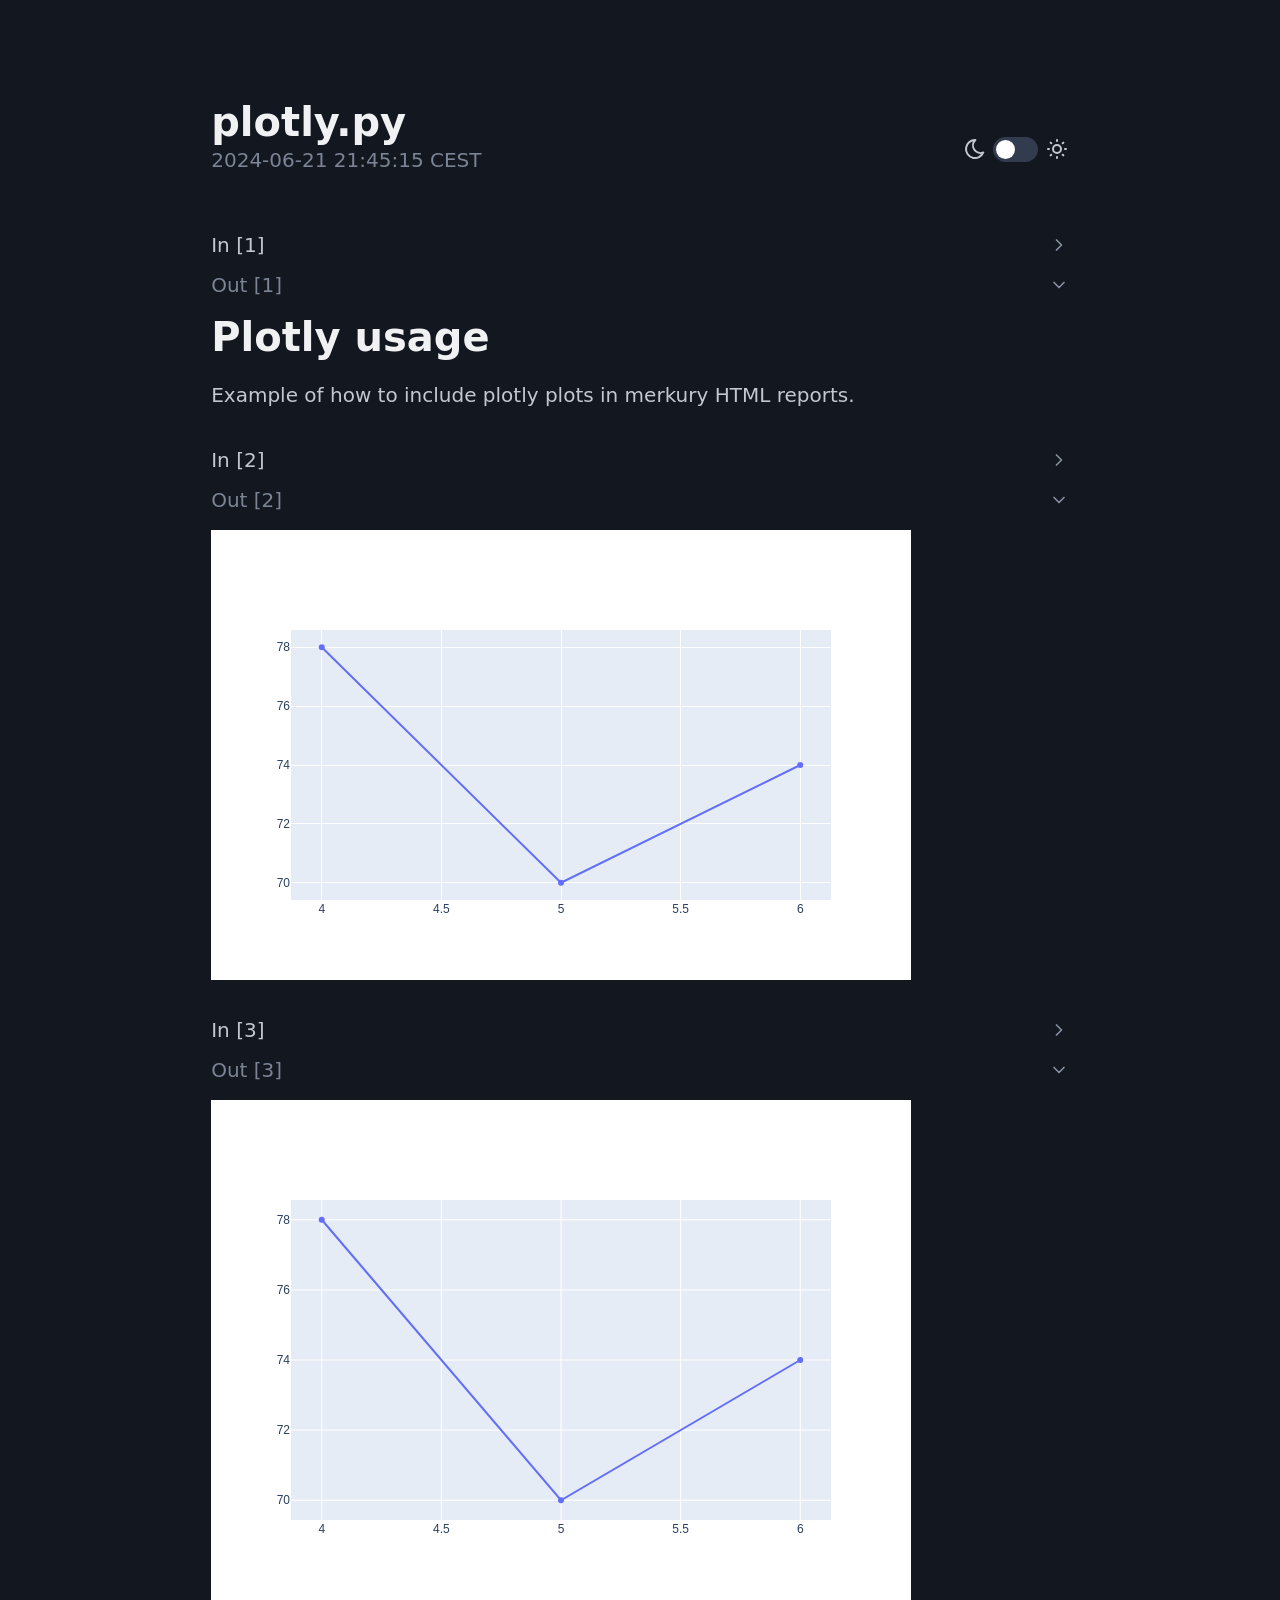
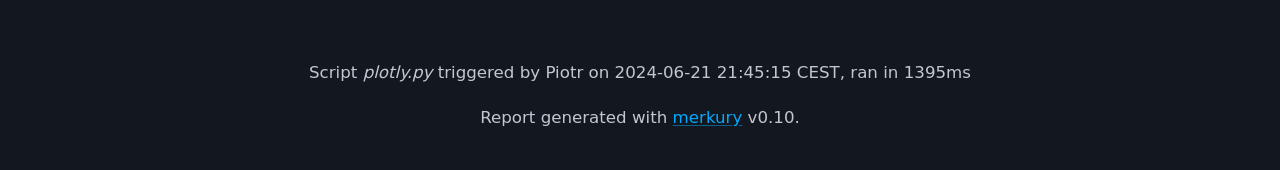
<file: examples/plotly.html>
<!DOCTYPE html>
<html lang="en" data-theme="dark">
<head>
    <meta charset="UTF-8">
    <meta http-equiv="X-UA-Compatible" content="IE=edge">
    <meta name="viewport" content="width=device-width, initial-scale=1.0">
    <title>plotly.py</title>
    <style>@charset "UTF-8";/*!
 * Pico CSS ✨ v2.0.6 (https://picocss.com)
 * Copyright 2019-2024 - Licensed under MIT
 */:root{--pico-font-family-emoji:"Apple Color Emoji","Segoe UI Emoji","Segoe UI Symbol","Noto Color Emoji";--pico-font-family-sans-serif:system-ui,"Segoe UI",Roboto,Oxygen,Ubuntu,Cantarell,Helvetica,Arial,"Helvetica Neue",sans-serif,var(--pico-font-family-emoji);--pico-font-family-monospace:ui-monospace,SFMono-Regular,"SF Mono",Menlo,Consolas,"Liberation Mono",monospace,var(--pico-font-family-emoji);--pico-font-family:var(--pico-font-family-sans-serif);--pico-line-height:1.5;--pico-font-weight:400;--pico-font-size:100%;--pico-text-underline-offset:0.1rem;--pico-border-radius:0.25rem;--pico-border-width:0.0625rem;--pico-outline-width:0.125rem;--pico-transition:0.2s ease-in-out;--pico-spacing:1rem;--pico-typography-spacing-vertical:1rem;--pico-block-spacing-vertical:var(--pico-spacing);--pico-block-spacing-horizontal:var(--pico-spacing);--pico-grid-column-gap:var(--pico-spacing);--pico-grid-row-gap:var(--pico-spacing);--pico-form-element-spacing-vertical:0.75rem;--pico-form-element-spacing-horizontal:1rem;--pico-group-box-shadow:0 0 0 rgba(0, 0, 0, 0);--pico-group-box-shadow-focus-with-button:0 0 0 var(--pico-outline-width) var(--pico-primary-focus);--pico-group-box-shadow-focus-with-input:0 0 0 0.0625rem var(--pico-form-element-border-color);--pico-modal-overlay-backdrop-filter:blur(0.375rem);--pico-nav-element-spacing-vertical:1rem;--pico-nav-element-spacing-horizontal:0.5rem;--pico-nav-link-spacing-vertical:0.5rem;--pico-nav-link-spacing-horizontal:0.5rem;--pico-nav-breadcrumb-divider:">";--pico-icon-checkbox:url("data:image/svg+xml,%3Csvg xmlns='http://www.w3.org/2000/svg' width='24' height='24' viewBox='0 0 24 24' fill='none' stroke='rgb(255, 255, 255)' stroke-width='4' stroke-linecap='round' stroke-linejoin='round'%3E%3Cpolyline points='20 6 9 17 4 12'%3E%3C/polyline%3E%3C/svg%3E");--pico-icon-minus:url("data:image/svg+xml,%3Csvg xmlns='http://www.w3.org/2000/svg' width='24' height='24' viewBox='0 0 24 24' fill='none' stroke='rgb(255, 255, 255)' stroke-width='4' stroke-linecap='round' stroke-linejoin='round'%3E%3Cline x1='5' y1='12' x2='19' y2='12'%3E%3C/line%3E%3C/svg%3E");--pico-icon-chevron:url("data:image/svg+xml,%3Csvg xmlns='http://www.w3.org/2000/svg' width='24' height='24' viewBox='0 0 24 24' fill='none' stroke='rgb(136, 145, 164)' stroke-width='2' stroke-linecap='round' stroke-linejoin='round'%3E%3Cpolyline points='6 9 12 15 18 9'%3E%3C/polyline%3E%3C/svg%3E");--pico-icon-date:url("data:image/svg+xml,%3Csvg xmlns='http://www.w3.org/2000/svg' width='24' height='24' viewBox='0 0 24 24' fill='none' stroke='rgb(136, 145, 164)' stroke-width='2' stroke-linecap='round' stroke-linejoin='round'%3E%3Crect x='3' y='4' width='18' height='18' rx='2' ry='2'%3E%3C/rect%3E%3Cline x1='16' y1='2' x2='16' y2='6'%3E%3C/line%3E%3Cline x1='8' y1='2' x2='8' y2='6'%3E%3C/line%3E%3Cline x1='3' y1='10' x2='21' y2='10'%3E%3C/line%3E%3C/svg%3E");--pico-icon-time:url("data:image/svg+xml,%3Csvg xmlns='http://www.w3.org/2000/svg' width='24' height='24' viewBox='0 0 24 24' fill='none' stroke='rgb(136, 145, 164)' stroke-width='2' stroke-linecap='round' stroke-linejoin='round'%3E%3Ccircle cx='12' cy='12' r='10'%3E%3C/circle%3E%3Cpolyline points='12 6 12 12 16 14'%3E%3C/polyline%3E%3C/svg%3E");--pico-icon-search:url("data:image/svg+xml,%3Csvg xmlns='http://www.w3.org/2000/svg' width='24' height='24' viewBox='0 0 24 24' fill='none' stroke='rgb(136, 145, 164)' stroke-width='1.5' stroke-linecap='round' stroke-linejoin='round'%3E%3Ccircle cx='11' cy='11' r='8'%3E%3C/circle%3E%3Cline x1='21' y1='21' x2='16.65' y2='16.65'%3E%3C/line%3E%3C/svg%3E");--pico-icon-close:url("data:image/svg+xml,%3Csvg xmlns='http://www.w3.org/2000/svg' width='24' height='24' viewBox='0 0 24 24' fill='none' stroke='rgb(136, 145, 164)' stroke-width='3' stroke-linecap='round' stroke-linejoin='round'%3E%3Cline x1='18' y1='6' x2='6' y2='18'%3E%3C/line%3E%3Cline x1='6' y1='6' x2='18' y2='18'%3E%3C/line%3E%3C/svg%3E");--pico-icon-loading:url("data:image/svg+xml,%3Csvg fill='none' height='24' width='24' viewBox='0 0 24 24' xmlns='http://www.w3.org/2000/svg' %3E%3Cstyle%3E g %7B animation: rotate 2s linear infinite; transform-origin: center center; %7D circle %7B stroke-dasharray: 75,100; stroke-dashoffset: -5; animation: dash 1.5s ease-in-out infinite; stroke-linecap: round; %7D @keyframes rotate %7B 0%25 %7B transform: rotate(0deg); %7D 100%25 %7B transform: rotate(360deg); %7D %7D @keyframes dash %7B 0%25 %7B stroke-dasharray: 1,100; stroke-dashoffset: 0; %7D 50%25 %7B stroke-dasharray: 44.5,100; stroke-dashoffset: -17.5; %7D 100%25 %7B stroke-dasharray: 44.5,100; stroke-dashoffset: -62; %7D %7D %3C/style%3E%3Cg%3E%3Ccircle cx='12' cy='12' r='10' fill='none' stroke='rgb(136, 145, 164)' stroke-width='4' /%3E%3C/g%3E%3C/svg%3E")}@media (min-width:576px){:root{--pico-font-size:106.25%}}@media (min-width:768px){:root{--pico-font-size:112.5%}}@media (min-width:1024px){:root{--pico-font-size:118.75%}}@media (min-width:1280px){:root{--pico-font-size:125%}}@media (min-width:1536px){:root{--pico-font-size:131.25%}}a{--pico-text-decoration:underline}a.contrast,a.secondary{--pico-text-decoration:underline}small{--pico-font-size:0.875em}h1,h2,h3,h4,h5,h6{--pico-font-weight:700}h1{--pico-font-size:2rem;--pico-line-height:1.125;--pico-typography-spacing-top:3rem}h2{--pico-font-size:1.75rem;--pico-line-height:1.15;--pico-typography-spacing-top:2.625rem}h3{--pico-font-size:1.5rem;--pico-line-height:1.175;--pico-typography-spacing-top:2.25rem}h4{--pico-font-size:1.25rem;--pico-line-height:1.2;--pico-typography-spacing-top:1.874rem}h5{--pico-font-size:1.125rem;--pico-line-height:1.225;--pico-typography-spacing-top:1.6875rem}h6{--pico-font-size:1rem;--pico-line-height:1.25;--pico-typography-spacing-top:1.5rem}tfoot td,tfoot th,thead td,thead th{--pico-font-weight:600;--pico-border-width:0.1875rem}code,kbd,pre,samp{--pico-font-family:var(--pico-font-family-monospace)}kbd{--pico-font-weight:bolder}:where(select,textarea),input:not([type=submit],[type=button],[type=reset],[type=checkbox],[type=radio],[type=file]){--pico-outline-width:0.0625rem}[type=search]{--pico-border-radius:5rem}[type=checkbox],[type=radio]{--pico-border-width:0.125rem}[type=checkbox][role=switch]{--pico-border-width:0.1875rem}details.dropdown summary:not([role=button]){--pico-outline-width:0.0625rem}nav details.dropdown summary:focus-visible{--pico-outline-width:0.125rem}[role=search]{--pico-border-radius:5rem}[role=group]:has(button.secondary:focus,[type=submit].secondary:focus,[type=button].secondary:focus,[role=button].secondary:focus),[role=search]:has(button.secondary:focus,[type=submit].secondary:focus,[type=button].secondary:focus,[role=button].secondary:focus){--pico-group-box-shadow-focus-with-button:0 0 0 var(--pico-outline-width) var(--pico-secondary-focus)}[role=group]:has(button.contrast:focus,[type=submit].contrast:focus,[type=button].contrast:focus,[role=button].contrast:focus),[role=search]:has(button.contrast:focus,[type=submit].contrast:focus,[type=button].contrast:focus,[role=button].contrast:focus){--pico-group-box-shadow-focus-with-button:0 0 0 var(--pico-outline-width) var(--pico-contrast-focus)}[role=group] [role=button],[role=group] [type=button],[role=group] [type=submit],[role=group] button,[role=search] [role=button],[role=search] [type=button],[role=search] [type=submit],[role=search] button{--pico-form-element-spacing-horizontal:2rem}details summary[role=button]:not(.outline)::after{filter:brightness(0) invert(1)}[aria-busy=true]:not(input,select,textarea):is(button,[type=submit],[type=button],[type=reset],[role=button]):not(.outline)::before{filter:brightness(0) invert(1)}:root:not([data-theme=dark]),[data-theme=light]{--pico-background-color:#fff;--pico-color:#373c44;--pico-text-selection-color:rgba(2, 154, 232, 0.25);--pico-muted-color:#646b79;--pico-muted-border-color:#e7eaf0;--pico-primary:#0172ad;--pico-primary-background:#0172ad;--pico-primary-border:var(--pico-primary-background);--pico-primary-underline:rgba(1, 114, 173, 0.5);--pico-primary-hover:#015887;--pico-primary-hover-background:#02659a;--pico-primary-hover-border:var(--pico-primary-hover-background);--pico-primary-hover-underline:var(--pico-primary-hover);--pico-primary-focus:rgba(2, 154, 232, 0.5);--pico-primary-inverse:#fff;--pico-secondary:#5d6b89;--pico-secondary-background:#525f7a;--pico-secondary-border:var(--pico-secondary-background);--pico-secondary-underline:rgba(93, 107, 137, 0.5);--pico-secondary-hover:#48536b;--pico-secondary-hover-background:#48536b;--pico-secondary-hover-border:var(--pico-secondary-hover-background);--pico-secondary-hover-underline:var(--pico-secondary-hover);--pico-secondary-focus:rgba(93, 107, 137, 0.25);--pico-secondary-inverse:#fff;--pico-contrast:#181c25;--pico-contrast-background:#181c25;--pico-contrast-border:var(--pico-contrast-background);--pico-contrast-underline:rgba(24, 28, 37, 0.5);--pico-contrast-hover:#000;--pico-contrast-hover-background:#000;--pico-contrast-hover-border:var(--pico-contrast-hover-background);--pico-contrast-hover-underline:var(--pico-secondary-hover);--pico-contrast-focus:rgba(93, 107, 137, 0.25);--pico-contrast-inverse:#fff;--pico-box-shadow:0.0145rem 0.029rem 0.174rem rgba(129, 145, 181, 0.01698),0.0335rem 0.067rem 0.402rem rgba(129, 145, 181, 0.024),0.0625rem 0.125rem 0.75rem rgba(129, 145, 181, 0.03),0.1125rem 0.225rem 1.35rem rgba(129, 145, 181, 0.036),0.2085rem 0.417rem 2.502rem rgba(129, 145, 181, 0.04302),0.5rem 1rem 6rem rgba(129, 145, 181, 0.06),0 0 0 0.0625rem rgba(129, 145, 181, 0.015);--pico-h1-color:#2d3138;--pico-h2-color:#373c44;--pico-h3-color:#424751;--pico-h4-color:#4d535e;--pico-h5-color:#5c6370;--pico-h6-color:#646b79;--pico-mark-background-color:#fde7c0;--pico-mark-color:#0f1114;--pico-ins-color:#1d6a54;--pico-del-color:#883935;--pico-blockquote-border-color:var(--pico-muted-border-color);--pico-blockquote-footer-color:var(--pico-muted-color);--pico-button-box-shadow:0 0 0 rgba(0, 0, 0, 0);--pico-button-hover-box-shadow:0 0 0 rgba(0, 0, 0, 0);--pico-table-border-color:var(--pico-muted-border-color);--pico-table-row-stripped-background-color:rgba(111, 120, 135, 0.0375);--pico-code-background-color:#f3f5f7;--pico-code-color:#646b79;--pico-code-kbd-background-color:var(--pico-color);--pico-code-kbd-color:var(--pico-background-color);--pico-form-element-background-color:#fbfcfc;--pico-form-element-selected-background-color:#dfe3eb;--pico-form-element-border-color:#cfd5e2;--pico-form-element-color:#23262c;--pico-form-element-placeholder-color:var(--pico-muted-color);--pico-form-element-active-background-color:#fff;--pico-form-element-active-border-color:var(--pico-primary-border);--pico-form-element-focus-color:var(--pico-primary-border);--pico-form-element-disabled-opacity:0.5;--pico-form-element-invalid-border-color:#b86a6b;--pico-form-element-invalid-active-border-color:#c84f48;--pico-form-element-invalid-focus-color:var(--pico-form-element-invalid-active-border-color);--pico-form-element-valid-border-color:#4c9b8a;--pico-form-element-valid-active-border-color:#279977;--pico-form-element-valid-focus-color:var(--pico-form-element-valid-active-border-color);--pico-switch-background-color:#bfc7d9;--pico-switch-checked-background-color:var(--pico-primary-background);--pico-switch-color:#fff;--pico-switch-thumb-box-shadow:0 0 0 rgba(0, 0, 0, 0);--pico-range-border-color:#dfe3eb;--pico-range-active-border-color:#bfc7d9;--pico-range-thumb-border-color:var(--pico-background-color);--pico-range-thumb-color:var(--pico-secondary-background);--pico-range-thumb-active-color:var(--pico-primary-background);--pico-accordion-border-color:var(--pico-muted-border-color);--pico-accordion-active-summary-color:var(--pico-primary-hover);--pico-accordion-close-summary-color:var(--pico-color);--pico-accordion-open-summary-color:var(--pico-muted-color);--pico-card-background-color:var(--pico-background-color);--pico-card-border-color:var(--pico-muted-border-color);--pico-card-box-shadow:var(--pico-box-shadow);--pico-card-sectioning-background-color:#fbfcfc;--pico-dropdown-background-color:#fff;--pico-dropdown-border-color:#eff1f4;--pico-dropdown-box-shadow:var(--pico-box-shadow);--pico-dropdown-color:var(--pico-color);--pico-dropdown-hover-background-color:#eff1f4;--pico-loading-spinner-opacity:0.5;--pico-modal-overlay-background-color:rgba(232, 234, 237, 0.75);--pico-progress-background-color:#dfe3eb;--pico-progress-color:var(--pico-primary-background);--pico-tooltip-background-color:var(--pico-contrast-background);--pico-tooltip-color:var(--pico-contrast-inverse);--pico-icon-valid:url("data:image/svg+xml,%3Csvg xmlns='http://www.w3.org/2000/svg' width='24' height='24' viewBox='0 0 24 24' fill='none' stroke='rgb(76, 155, 138)' stroke-width='2' stroke-linecap='round' stroke-linejoin='round'%3E%3Cpolyline points='20 6 9 17 4 12'%3E%3C/polyline%3E%3C/svg%3E");--pico-icon-invalid:url("data:image/svg+xml,%3Csvg xmlns='http://www.w3.org/2000/svg' width='24' height='24' viewBox='0 0 24 24' fill='none' stroke='rgb(200, 79, 72)' stroke-width='2' stroke-linecap='round' stroke-linejoin='round'%3E%3Ccircle cx='12' cy='12' r='10'%3E%3C/circle%3E%3Cline x1='12' y1='8' x2='12' y2='12'%3E%3C/line%3E%3Cline x1='12' y1='16' x2='12.01' y2='16'%3E%3C/line%3E%3C/svg%3E");color-scheme:light}:root:not([data-theme=dark]) input:is([type=submit],[type=button],[type=reset],[type=checkbox],[type=radio],[type=file]),[data-theme=light] input:is([type=submit],[type=button],[type=reset],[type=checkbox],[type=radio],[type=file]){--pico-form-element-focus-color:var(--pico-primary-focus)}@media only screen and (prefers-color-scheme:dark){:root:not([data-theme]){--pico-background-color:#13171f;--pico-color:#c2c7d0;--pico-text-selection-color:rgba(1, 170, 255, 0.1875);--pico-muted-color:#7b8495;--pico-muted-border-color:#202632;--pico-primary:#01aaff;--pico-primary-background:#0172ad;--pico-primary-border:var(--pico-primary-background);--pico-primary-underline:rgba(1, 170, 255, 0.5);--pico-primary-hover:#79c0ff;--pico-primary-hover-background:#017fc0;--pico-primary-hover-border:var(--pico-primary-hover-background);--pico-primary-hover-underline:var(--pico-primary-hover);--pico-primary-focus:rgba(1, 170, 255, 0.375);--pico-primary-inverse:#fff;--pico-secondary:#969eaf;--pico-secondary-background:#525f7a;--pico-secondary-border:var(--pico-secondary-background);--pico-secondary-underline:rgba(150, 158, 175, 0.5);--pico-secondary-hover:#b3b9c5;--pico-secondary-hover-background:#5d6b89;--pico-secondary-hover-border:var(--pico-secondary-hover-background);--pico-secondary-hover-underline:var(--pico-secondary-hover);--pico-secondary-focus:rgba(144, 158, 190, 0.25);--pico-secondary-inverse:#fff;--pico-contrast:#dfe3eb;--pico-contrast-background:#eff1f4;--pico-contrast-border:var(--pico-contrast-background);--pico-contrast-underline:rgba(223, 227, 235, 0.5);--pico-contrast-hover:#fff;--pico-contrast-hover-background:#fff;--pico-contrast-hover-border:var(--pico-contrast-hover-background);--pico-contrast-hover-underline:var(--pico-contrast-hover);--pico-contrast-focus:rgba(207, 213, 226, 0.25);--pico-contrast-inverse:#000;--pico-box-shadow:0.0145rem 0.029rem 0.174rem rgba(7, 9, 12, 0.01698),0.0335rem 0.067rem 0.402rem rgba(7, 9, 12, 0.024),0.0625rem 0.125rem 0.75rem rgba(7, 9, 12, 0.03),0.1125rem 0.225rem 1.35rem rgba(7, 9, 12, 0.036),0.2085rem 0.417rem 2.502rem rgba(7, 9, 12, 0.04302),0.5rem 1rem 6rem rgba(7, 9, 12, 0.06),0 0 0 0.0625rem rgba(7, 9, 12, 0.015);--pico-h1-color:#f0f1f3;--pico-h2-color:#e0e3e7;--pico-h3-color:#c2c7d0;--pico-h4-color:#b3b9c5;--pico-h5-color:#a4acba;--pico-h6-color:#8891a4;--pico-mark-background-color:#014063;--pico-mark-color:#fff;--pico-ins-color:#62af9a;--pico-del-color:#ce7e7b;--pico-blockquote-border-color:var(--pico-muted-border-color);--pico-blockquote-footer-color:var(--pico-muted-color);--pico-button-box-shadow:0 0 0 rgba(0, 0, 0, 0);--pico-button-hover-box-shadow:0 0 0 rgba(0, 0, 0, 0);--pico-table-border-color:var(--pico-muted-border-color);--pico-table-row-stripped-background-color:rgba(111, 120, 135, 0.0375);--pico-code-background-color:#1a1f28;--pico-code-color:#8891a4;--pico-code-kbd-background-color:var(--pico-color);--pico-code-kbd-color:var(--pico-background-color);--pico-form-element-background-color:#1c212c;--pico-form-element-selected-background-color:#2a3140;--pico-form-element-border-color:#2a3140;--pico-form-element-color:#e0e3e7;--pico-form-element-placeholder-color:#8891a4;--pico-form-element-active-background-color:#1a1f28;--pico-form-element-active-border-color:var(--pico-primary-border);--pico-form-element-focus-color:var(--pico-primary-border);--pico-form-element-disabled-opacity:0.5;--pico-form-element-invalid-border-color:#964a50;--pico-form-element-invalid-active-border-color:#b7403b;--pico-form-element-invalid-focus-color:var(--pico-form-element-invalid-active-border-color);--pico-form-element-valid-border-color:#2a7b6f;--pico-form-element-valid-active-border-color:#16896a;--pico-form-element-valid-focus-color:var(--pico-form-element-valid-active-border-color);--pico-switch-background-color:#333c4e;--pico-switch-checked-background-color:var(--pico-primary-background);--pico-switch-color:#fff;--pico-switch-thumb-box-shadow:0 0 0 rgba(0, 0, 0, 0);--pico-range-border-color:#202632;--pico-range-active-border-color:#2a3140;--pico-range-thumb-border-color:var(--pico-background-color);--pico-range-thumb-color:var(--pico-secondary-background);--pico-range-thumb-active-color:var(--pico-primary-background);--pico-accordion-border-color:var(--pico-muted-border-color);--pico-accordion-active-summary-color:var(--pico-primary-hover);--pico-accordion-close-summary-color:var(--pico-color);--pico-accordion-open-summary-color:var(--pico-muted-color);--pico-card-background-color:#181c25;--pico-card-border-color:var(--pico-card-background-color);--pico-card-box-shadow:var(--pico-box-shadow);--pico-card-sectioning-background-color:#1a1f28;--pico-dropdown-background-color:#181c25;--pico-dropdown-border-color:#202632;--pico-dropdown-box-shadow:var(--pico-box-shadow);--pico-dropdown-color:var(--pico-color);--pico-dropdown-hover-background-color:#202632;--pico-loading-spinner-opacity:0.5;--pico-modal-overlay-background-color:rgba(8, 9, 10, 0.75);--pico-progress-background-color:#202632;--pico-progress-color:var(--pico-primary-background);--pico-tooltip-background-color:var(--pico-contrast-background);--pico-tooltip-color:var(--pico-contrast-inverse);--pico-icon-valid:url("data:image/svg+xml,%3Csvg xmlns='http://www.w3.org/2000/svg' width='24' height='24' viewBox='0 0 24 24' fill='none' stroke='rgb(42, 123, 111)' stroke-width='2' stroke-linecap='round' stroke-linejoin='round'%3E%3Cpolyline points='20 6 9 17 4 12'%3E%3C/polyline%3E%3C/svg%3E");--pico-icon-invalid:url("data:image/svg+xml,%3Csvg xmlns='http://www.w3.org/2000/svg' width='24' height='24' viewBox='0 0 24 24' fill='none' stroke='rgb(150, 74, 80)' stroke-width='2' stroke-linecap='round' stroke-linejoin='round'%3E%3Ccircle cx='12' cy='12' r='10'%3E%3C/circle%3E%3Cline x1='12' y1='8' x2='12' y2='12'%3E%3C/line%3E%3Cline x1='12' y1='16' x2='12.01' y2='16'%3E%3C/line%3E%3C/svg%3E");color-scheme:dark}:root:not([data-theme]) input:is([type=submit],[type=button],[type=reset],[type=checkbox],[type=radio],[type=file]){--pico-form-element-focus-color:var(--pico-primary-focus)}:root:not([data-theme]) details summary[role=button].contrast:not(.outline)::after{filter:brightness(0)}:root:not([data-theme]) [aria-busy=true]:not(input,select,textarea).contrast:is(button,[type=submit],[type=button],[type=reset],[role=button]):not(.outline)::before{filter:brightness(0)}}[data-theme=dark]{--pico-background-color:#13171f;--pico-color:#c2c7d0;--pico-text-selection-color:rgba(1, 170, 255, 0.1875);--pico-muted-color:#7b8495;--pico-muted-border-color:#202632;--pico-primary:#01aaff;--pico-primary-background:#0172ad;--pico-primary-border:var(--pico-primary-background);--pico-primary-underline:rgba(1, 170, 255, 0.5);--pico-primary-hover:#79c0ff;--pico-primary-hover-background:#017fc0;--pico-primary-hover-border:var(--pico-primary-hover-background);--pico-primary-hover-underline:var(--pico-primary-hover);--pico-primary-focus:rgba(1, 170, 255, 0.375);--pico-primary-inverse:#fff;--pico-secondary:#969eaf;--pico-secondary-background:#525f7a;--pico-secondary-border:var(--pico-secondary-background);--pico-secondary-underline:rgba(150, 158, 175, 0.5);--pico-secondary-hover:#b3b9c5;--pico-secondary-hover-background:#5d6b89;--pico-secondary-hover-border:var(--pico-secondary-hover-background);--pico-secondary-hover-underline:var(--pico-secondary-hover);--pico-secondary-focus:rgba(144, 158, 190, 0.25);--pico-secondary-inverse:#fff;--pico-contrast:#dfe3eb;--pico-contrast-background:#eff1f4;--pico-contrast-border:var(--pico-contrast-background);--pico-contrast-underline:rgba(223, 227, 235, 0.5);--pico-contrast-hover:#fff;--pico-contrast-hover-background:#fff;--pico-contrast-hover-border:var(--pico-contrast-hover-background);--pico-contrast-hover-underline:var(--pico-contrast-hover);--pico-contrast-focus:rgba(207, 213, 226, 0.25);--pico-contrast-inverse:#000;--pico-box-shadow:0.0145rem 0.029rem 0.174rem rgba(7, 9, 12, 0.01698),0.0335rem 0.067rem 0.402rem rgba(7, 9, 12, 0.024),0.0625rem 0.125rem 0.75rem rgba(7, 9, 12, 0.03),0.1125rem 0.225rem 1.35rem rgba(7, 9, 12, 0.036),0.2085rem 0.417rem 2.502rem rgba(7, 9, 12, 0.04302),0.5rem 1rem 6rem rgba(7, 9, 12, 0.06),0 0 0 0.0625rem rgba(7, 9, 12, 0.015);--pico-h1-color:#f0f1f3;--pico-h2-color:#e0e3e7;--pico-h3-color:#c2c7d0;--pico-h4-color:#b3b9c5;--pico-h5-color:#a4acba;--pico-h6-color:#8891a4;--pico-mark-background-color:#014063;--pico-mark-color:#fff;--pico-ins-color:#62af9a;--pico-del-color:#ce7e7b;--pico-blockquote-border-color:var(--pico-muted-border-color);--pico-blockquote-footer-color:var(--pico-muted-color);--pico-button-box-shadow:0 0 0 rgba(0, 0, 0, 0);--pico-button-hover-box-shadow:0 0 0 rgba(0, 0, 0, 0);--pico-table-border-color:var(--pico-muted-border-color);--pico-table-row-stripped-background-color:rgba(111, 120, 135, 0.0375);--pico-code-background-color:#1a1f28;--pico-code-color:#8891a4;--pico-code-kbd-background-color:var(--pico-color);--pico-code-kbd-color:var(--pico-background-color);--pico-form-element-background-color:#1c212c;--pico-form-element-selected-background-color:#2a3140;--pico-form-element-border-color:#2a3140;--pico-form-element-color:#e0e3e7;--pico-form-element-placeholder-color:#8891a4;--pico-form-element-active-background-color:#1a1f28;--pico-form-element-active-border-color:var(--pico-primary-border);--pico-form-element-focus-color:var(--pico-primary-border);--pico-form-element-disabled-opacity:0.5;--pico-form-element-invalid-border-color:#964a50;--pico-form-element-invalid-active-border-color:#b7403b;--pico-form-element-invalid-focus-color:var(--pico-form-element-invalid-active-border-color);--pico-form-element-valid-border-color:#2a7b6f;--pico-form-element-valid-active-border-color:#16896a;--pico-form-element-valid-focus-color:var(--pico-form-element-valid-active-border-color);--pico-switch-background-color:#333c4e;--pico-switch-checked-background-color:var(--pico-primary-background);--pico-switch-color:#fff;--pico-switch-thumb-box-shadow:0 0 0 rgba(0, 0, 0, 0);--pico-range-border-color:#202632;--pico-range-active-border-color:#2a3140;--pico-range-thumb-border-color:var(--pico-background-color);--pico-range-thumb-color:var(--pico-secondary-background);--pico-range-thumb-active-color:var(--pico-primary-background);--pico-accordion-border-color:var(--pico-muted-border-color);--pico-accordion-active-summary-color:var(--pico-primary-hover);--pico-accordion-close-summary-color:var(--pico-color);--pico-accordion-open-summary-color:var(--pico-muted-color);--pico-card-background-color:#181c25;--pico-card-border-color:var(--pico-card-background-color);--pico-card-box-shadow:var(--pico-box-shadow);--pico-card-sectioning-background-color:#1a1f28;--pico-dropdown-background-color:#181c25;--pico-dropdown-border-color:#202632;--pico-dropdown-box-shadow:var(--pico-box-shadow);--pico-dropdown-color:var(--pico-color);--pico-dropdown-hover-background-color:#202632;--pico-loading-spinner-opacity:0.5;--pico-modal-overlay-background-color:rgba(8, 9, 10, 0.75);--pico-progress-background-color:#202632;--pico-progress-color:var(--pico-primary-background);--pico-tooltip-background-color:var(--pico-contrast-background);--pico-tooltip-color:var(--pico-contrast-inverse);--pico-icon-valid:url("data:image/svg+xml,%3Csvg xmlns='http://www.w3.org/2000/svg' width='24' height='24' viewBox='0 0 24 24' fill='none' stroke='rgb(42, 123, 111)' stroke-width='2' stroke-linecap='round' stroke-linejoin='round'%3E%3Cpolyline points='20 6 9 17 4 12'%3E%3C/polyline%3E%3C/svg%3E");--pico-icon-invalid:url("data:image/svg+xml,%3Csvg xmlns='http://www.w3.org/2000/svg' width='24' height='24' viewBox='0 0 24 24' fill='none' stroke='rgb(150, 74, 80)' stroke-width='2' stroke-linecap='round' stroke-linejoin='round'%3E%3Ccircle cx='12' cy='12' r='10'%3E%3C/circle%3E%3Cline x1='12' y1='8' x2='12' y2='12'%3E%3C/line%3E%3Cline x1='12' y1='16' x2='12.01' y2='16'%3E%3C/line%3E%3C/svg%3E");color-scheme:dark}[data-theme=dark] input:is([type=submit],[type=button],[type=reset],[type=checkbox],[type=radio],[type=file]){--pico-form-element-focus-color:var(--pico-primary-focus)}[data-theme=dark] details summary[role=button].contrast:not(.outline)::after{filter:brightness(0)}[data-theme=dark] [aria-busy=true]:not(input,select,textarea).contrast:is(button,[type=submit],[type=button],[type=reset],[role=button]):not(.outline)::before{filter:brightness(0)}[type=checkbox],[type=radio],[type=range],progress{accent-color:var(--pico-primary)}*,::after,::before{box-sizing:border-box;background-repeat:no-repeat}::after,::before{text-decoration:inherit;vertical-align:inherit}:where(:root){-webkit-tap-highlight-color:transparent;-webkit-text-size-adjust:100%;-moz-text-size-adjust:100%;text-size-adjust:100%;background-color:var(--pico-background-color);color:var(--pico-color);font-weight:var(--pico-font-weight);font-size:var(--pico-font-size);line-height:var(--pico-line-height);font-family:var(--pico-font-family);text-underline-offset:var(--pico-text-underline-offset);text-rendering:optimizeLegibility;overflow-wrap:break-word;-moz-tab-size:4;-o-tab-size:4;tab-size:4}body{width:100%;margin:0}main{display:block}body>footer,body>header,body>main{padding-block:var(--pico-block-spacing-vertical)}section{margin-bottom:var(--pico-block-spacing-vertical)}.container,.container-fluid{width:100%;margin-right:auto;margin-left:auto;padding-right:var(--pico-spacing);padding-left:var(--pico-spacing)}@media (min-width:576px){.container{max-width:510px;padding-right:0;padding-left:0}}@media (min-width:768px){.container{max-width:700px}}@media (min-width:1024px){.container{max-width:950px}}@media (min-width:1280px){.container{max-width:1200px}}@media (min-width:1536px){.container{max-width:1450px}}.grid{grid-column-gap:var(--pico-grid-column-gap);grid-row-gap:var(--pico-grid-row-gap);display:grid;grid-template-columns:1fr}@media (min-width:768px){.grid{grid-template-columns:repeat(auto-fit,minmax(0%,1fr))}}.grid>*{min-width:0}.overflow-auto{overflow:auto}b,strong{font-weight:bolder}sub,sup{position:relative;font-size:.75em;line-height:0;vertical-align:baseline}sub{bottom:-.25em}sup{top:-.5em}address,blockquote,dl,ol,p,pre,table,ul{margin-top:0;margin-bottom:var(--pico-typography-spacing-vertical);color:var(--pico-color);font-style:normal;font-weight:var(--pico-font-weight)}h1,h2,h3,h4,h5,h6{margin-top:0;margin-bottom:var(--pico-typography-spacing-vertical);color:var(--pico-color);font-weight:var(--pico-font-weight);font-size:var(--pico-font-size);line-height:var(--pico-line-height);font-family:var(--pico-font-family)}h1{--pico-color:var(--pico-h1-color)}h2{--pico-color:var(--pico-h2-color)}h3{--pico-color:var(--pico-h3-color)}h4{--pico-color:var(--pico-h4-color)}h5{--pico-color:var(--pico-h5-color)}h6{--pico-color:var(--pico-h6-color)}:where(article,address,blockquote,dl,figure,form,ol,p,pre,table,ul)~:is(h1,h2,h3,h4,h5,h6){margin-top:var(--pico-typography-spacing-top)}p{margin-bottom:var(--pico-typography-spacing-vertical)}hgroup{margin-bottom:var(--pico-typography-spacing-vertical)}hgroup>*{margin-top:0;margin-bottom:0}hgroup>:not(:first-child):last-child{--pico-color:var(--pico-muted-color);--pico-font-weight:unset;font-size:1rem}:where(ol,ul) li{margin-bottom:calc(var(--pico-typography-spacing-vertical) * .25)}:where(dl,ol,ul) :where(dl,ol,ul){margin:0;margin-top:calc(var(--pico-typography-spacing-vertical) * .25)}ul li{list-style:square}mark{padding:.125rem .25rem;background-color:var(--pico-mark-background-color);color:var(--pico-mark-color);vertical-align:baseline}blockquote{display:block;margin:var(--pico-typography-spacing-vertical) 0;padding:var(--pico-spacing);border-right:none;border-left:.25rem solid var(--pico-blockquote-border-color);border-inline-start:0.25rem solid var(--pico-blockquote-border-color);border-inline-end:none}blockquote footer{margin-top:calc(var(--pico-typography-spacing-vertical) * .5);color:var(--pico-blockquote-footer-color)}abbr[title]{border-bottom:1px dotted;text-decoration:none;cursor:help}ins{color:var(--pico-ins-color);text-decoration:none}del{color:var(--pico-del-color)}::-moz-selection{background-color:var(--pico-text-selection-color)}::selection{background-color:var(--pico-text-selection-color)}:where(a:not([role=button])),[role=link]{--pico-color:var(--pico-primary);--pico-background-color:transparent;--pico-underline:var(--pico-primary-underline);outline:0;background-color:var(--pico-background-color);color:var(--pico-color);-webkit-text-decoration:var(--pico-text-decoration);text-decoration:var(--pico-text-decoration);text-decoration-color:var(--pico-underline);text-underline-offset:0.125em;transition:background-color var(--pico-transition),color var(--pico-transition),box-shadow var(--pico-transition),-webkit-text-decoration var(--pico-transition);transition:background-color var(--pico-transition),color var(--pico-transition),text-decoration var(--pico-transition),box-shadow var(--pico-transition);transition:background-color var(--pico-transition),color var(--pico-transition),text-decoration var(--pico-transition),box-shadow var(--pico-transition),-webkit-text-decoration var(--pico-transition)}:where(a:not([role=button])):is([aria-current]:not([aria-current=false]),:hover,:active,:focus),[role=link]:is([aria-current]:not([aria-current=false]),:hover,:active,:focus){--pico-color:var(--pico-primary-hover);--pico-underline:var(--pico-primary-hover-underline);--pico-text-decoration:underline}:where(a:not([role=button])):focus-visible,[role=link]:focus-visible{box-shadow:0 0 0 var(--pico-outline-width) var(--pico-primary-focus)}:where(a:not([role=button])).secondary,[role=link].secondary{--pico-color:var(--pico-secondary);--pico-underline:var(--pico-secondary-underline)}:where(a:not([role=button])).secondary:is([aria-current]:not([aria-current=false]),:hover,:active,:focus),[role=link].secondary:is([aria-current]:not([aria-current=false]),:hover,:active,:focus){--pico-color:var(--pico-secondary-hover);--pico-underline:var(--pico-secondary-hover-underline)}:where(a:not([role=button])).contrast,[role=link].contrast{--pico-color:var(--pico-contrast);--pico-underline:var(--pico-contrast-underline)}:where(a:not([role=button])).contrast:is([aria-current]:not([aria-current=false]),:hover,:active,:focus),[role=link].contrast:is([aria-current]:not([aria-current=false]),:hover,:active,:focus){--pico-color:var(--pico-contrast-hover);--pico-underline:var(--pico-contrast-hover-underline)}a[role=button]{display:inline-block}button{margin:0;overflow:visible;font-family:inherit;text-transform:none}[type=button],[type=reset],[type=submit],button{-webkit-appearance:button}[role=button],[type=button],[type=file]::file-selector-button,[type=reset],[type=submit],button{--pico-background-color:var(--pico-primary-background);--pico-border-color:var(--pico-primary-border);--pico-color:var(--pico-primary-inverse);--pico-box-shadow:var(--pico-button-box-shadow, 0 0 0 rgba(0, 0, 0, 0));padding:var(--pico-form-element-spacing-vertical) var(--pico-form-element-spacing-horizontal);border:var(--pico-border-width) solid var(--pico-border-color);border-radius:var(--pico-border-radius);outline:0;background-color:var(--pico-background-color);box-shadow:var(--pico-box-shadow);color:var(--pico-color);font-weight:var(--pico-font-weight);font-size:1rem;line-height:var(--pico-line-height);text-align:center;text-decoration:none;cursor:pointer;-webkit-user-select:none;-moz-user-select:none;user-select:none;transition:background-color var(--pico-transition),border-color var(--pico-transition),color var(--pico-transition),box-shadow var(--pico-transition)}[role=button]:is(:hover,:active,:focus),[role=button]:is([aria-current]:not([aria-current=false])),[type=button]:is(:hover,:active,:focus),[type=button]:is([aria-current]:not([aria-current=false])),[type=file]::file-selector-button:is(:hover,:active,:focus),[type=file]::file-selector-button:is([aria-current]:not([aria-current=false])),[type=reset]:is(:hover,:active,:focus),[type=reset]:is([aria-current]:not([aria-current=false])),[type=submit]:is(:hover,:active,:focus),[type=submit]:is([aria-current]:not([aria-current=false])),button:is(:hover,:active,:focus),button:is([aria-current]:not([aria-current=false])){--pico-background-color:var(--pico-primary-hover-background);--pico-border-color:var(--pico-primary-hover-border);--pico-box-shadow:var(--pico-button-hover-box-shadow, 0 0 0 rgba(0, 0, 0, 0));--pico-color:var(--pico-primary-inverse)}[role=button]:focus,[role=button]:is([aria-current]:not([aria-current=false])):focus,[type=button]:focus,[type=button]:is([aria-current]:not([aria-current=false])):focus,[type=file]::file-selector-button:focus,[type=file]::file-selector-button:is([aria-current]:not([aria-current=false])):focus,[type=reset]:focus,[type=reset]:is([aria-current]:not([aria-current=false])):focus,[type=submit]:focus,[type=submit]:is([aria-current]:not([aria-current=false])):focus,button:focus,button:is([aria-current]:not([aria-current=false])):focus{--pico-box-shadow:var(--pico-button-hover-box-shadow, 0 0 0 rgba(0, 0, 0, 0)),0 0 0 var(--pico-outline-width) var(--pico-primary-focus)}[type=button],[type=reset],[type=submit]{margin-bottom:var(--pico-spacing)}:is(button,[type=submit],[type=button],[role=button]).secondary,[type=file]::file-selector-button,[type=reset]{--pico-background-color:var(--pico-secondary-background);--pico-border-color:var(--pico-secondary-border);--pico-color:var(--pico-secondary-inverse);cursor:pointer}:is(button,[type=submit],[type=button],[role=button]).secondary:is([aria-current]:not([aria-current=false]),:hover,:active,:focus),[type=file]::file-selector-button:is([aria-current]:not([aria-current=false]),:hover,:active,:focus),[type=reset]:is([aria-current]:not([aria-current=false]),:hover,:active,:focus){--pico-background-color:var(--pico-secondary-hover-background);--pico-border-color:var(--pico-secondary-hover-border);--pico-color:var(--pico-secondary-inverse)}:is(button,[type=submit],[type=button],[role=button]).secondary:focus,:is(button,[type=submit],[type=button],[role=button]).secondary:is([aria-current]:not([aria-current=false])):focus,[type=file]::file-selector-button:focus,[type=file]::file-selector-button:is([aria-current]:not([aria-current=false])):focus,[type=reset]:focus,[type=reset]:is([aria-current]:not([aria-current=false])):focus{--pico-box-shadow:var(--pico-button-hover-box-shadow, 0 0 0 rgba(0, 0, 0, 0)),0 0 0 var(--pico-outline-width) var(--pico-secondary-focus)}:is(button,[type=submit],[type=button],[role=button]).contrast{--pico-background-color:var(--pico-contrast-background);--pico-border-color:var(--pico-contrast-border);--pico-color:var(--pico-contrast-inverse)}:is(button,[type=submit],[type=button],[role=button]).contrast:is([aria-current]:not([aria-current=false]),:hover,:active,:focus){--pico-background-color:var(--pico-contrast-hover-background);--pico-border-color:var(--pico-contrast-hover-border);--pico-color:var(--pico-contrast-inverse)}:is(button,[type=submit],[type=button],[role=button]).contrast:focus,:is(button,[type=submit],[type=button],[role=button]).contrast:is([aria-current]:not([aria-current=false])):focus{--pico-box-shadow:var(--pico-button-hover-box-shadow, 0 0 0 rgba(0, 0, 0, 0)),0 0 0 var(--pico-outline-width) var(--pico-contrast-focus)}:is(button,[type=submit],[type=button],[role=button]).outline,[type=reset].outline{--pico-background-color:transparent;--pico-color:var(--pico-primary);--pico-border-color:var(--pico-primary)}:is(button,[type=submit],[type=button],[role=button]).outline:is([aria-current]:not([aria-current=false]),:hover,:active,:focus),[type=reset].outline:is([aria-current]:not([aria-current=false]),:hover,:active,:focus){--pico-background-color:transparent;--pico-color:var(--pico-primary-hover);--pico-border-color:var(--pico-primary-hover)}:is(button,[type=submit],[type=button],[role=button]).outline.secondary,[type=reset].outline{--pico-color:var(--pico-secondary);--pico-border-color:var(--pico-secondary)}:is(button,[type=submit],[type=button],[role=button]).outline.secondary:is([aria-current]:not([aria-current=false]),:hover,:active,:focus),[type=reset].outline:is([aria-current]:not([aria-current=false]),:hover,:active,:focus){--pico-color:var(--pico-secondary-hover);--pico-border-color:var(--pico-secondary-hover)}:is(button,[type=submit],[type=button],[role=button]).outline.contrast{--pico-color:var(--pico-contrast);--pico-border-color:var(--pico-contrast)}:is(button,[type=submit],[type=button],[role=button]).outline.contrast:is([aria-current]:not([aria-current=false]),:hover,:active,:focus){--pico-color:var(--pico-contrast-hover);--pico-border-color:var(--pico-contrast-hover)}:where(button,[type=submit],[type=reset],[type=button],[role=button])[disabled],:where(fieldset[disabled]) :is(button,[type=submit],[type=button],[type=reset],[role=button]){opacity:.5;pointer-events:none}:where(table){width:100%;border-collapse:collapse;border-spacing:0;text-indent:0}td,th{padding:calc(var(--pico-spacing)/ 2) var(--pico-spacing);border-bottom:var(--pico-border-width) solid var(--pico-table-border-color);background-color:var(--pico-background-color);color:var(--pico-color);font-weight:var(--pico-font-weight);text-align:left;text-align:start}tfoot td,tfoot th{border-top:var(--pico-border-width) solid var(--pico-table-border-color);border-bottom:0}table.striped tbody tr:nth-child(odd) td,table.striped tbody tr:nth-child(odd) th{background-color:var(--pico-table-row-stripped-background-color)}:where(audio,canvas,iframe,img,svg,video){vertical-align:middle}audio,video{display:inline-block}audio:not([controls]){display:none;height:0}:where(iframe){border-style:none}img{max-width:100%;height:auto;border-style:none}:where(svg:not([fill])){fill:currentColor}svg:not(:root){overflow:hidden}code,kbd,pre,samp{font-size:.875em;font-family:var(--pico-font-family)}pre code{font-size:inherit;font-family:inherit}pre{-ms-overflow-style:scrollbar;overflow:auto}code,kbd,pre{border-radius:var(--pico-border-radius);background:var(--pico-code-background-color);color:var(--pico-code-color);font-weight:var(--pico-font-weight);line-height:initial}code,kbd{display:inline-block;padding:.375rem}pre{display:block;margin-bottom:var(--pico-spacing);overflow-x:auto}pre>code{display:block;padding:var(--pico-spacing);background:0 0;line-height:var(--pico-line-height)}kbd{background-color:var(--pico-code-kbd-background-color);color:var(--pico-code-kbd-color);vertical-align:baseline}figure{display:block;margin:0;padding:0}figure figcaption{padding:calc(var(--pico-spacing) * .5) 0;color:var(--pico-muted-color)}hr{height:0;margin:var(--pico-typography-spacing-vertical) 0;border:0;border-top:1px solid var(--pico-muted-border-color);color:inherit}[hidden],template{display:none!important}canvas{display:inline-block}input,optgroup,select,textarea{margin:0;font-size:1rem;line-height:var(--pico-line-height);font-family:inherit;letter-spacing:inherit}input{overflow:visible}select{text-transform:none}legend{max-width:100%;padding:0;color:inherit;white-space:normal}textarea{overflow:auto}[type=checkbox],[type=radio]{padding:0}::-webkit-inner-spin-button,::-webkit-outer-spin-button{height:auto}[type=search]{-webkit-appearance:textfield;outline-offset:-2px}[type=search]::-webkit-search-decoration{-webkit-appearance:none}::-webkit-file-upload-button{-webkit-appearance:button;font:inherit}::-moz-focus-inner{padding:0;border-style:none}:-moz-focusring{outline:0}:-moz-ui-invalid{box-shadow:none}::-ms-expand{display:none}[type=file],[type=range]{padding:0;border-width:0}input:not([type=checkbox],[type=radio],[type=range]){height:calc(1rem * var(--pico-line-height) + var(--pico-form-element-spacing-vertical) * 2 + var(--pico-border-width) * 2)}fieldset{width:100%;margin:0;margin-bottom:var(--pico-spacing);padding:0;border:0}fieldset legend,label{display:block;margin-bottom:calc(var(--pico-spacing) * .375);color:var(--pico-color);font-weight:var(--pico-form-label-font-weight,var(--pico-font-weight))}fieldset legend{margin-bottom:calc(var(--pico-spacing) * .5)}button[type=submit],input:not([type=checkbox],[type=radio]),select,textarea{width:100%}input:not([type=checkbox],[type=radio],[type=range],[type=file]),select,textarea{-webkit-appearance:none;-moz-appearance:none;appearance:none;padding:var(--pico-form-element-spacing-vertical) var(--pico-form-element-spacing-horizontal)}input,select,textarea{--pico-background-color:var(--pico-form-element-background-color);--pico-border-color:var(--pico-form-element-border-color);--pico-color:var(--pico-form-element-color);--pico-box-shadow:none;border:var(--pico-border-width) solid var(--pico-border-color);border-radius:var(--pico-border-radius);outline:0;background-color:var(--pico-background-color);box-shadow:var(--pico-box-shadow);color:var(--pico-color);font-weight:var(--pico-font-weight);transition:background-color var(--pico-transition),border-color var(--pico-transition),color var(--pico-transition),box-shadow var(--pico-transition)}:where(select,textarea):not([readonly]):is(:active,:focus),input:not([type=submit],[type=button],[type=reset],[type=checkbox],[type=radio],[readonly]):is(:active,:focus){--pico-background-color:var(--pico-form-element-active-background-color)}:where(select,textarea):not([readonly]):is(:active,:focus),input:not([type=submit],[type=button],[type=reset],[role=switch],[readonly]):is(:active,:focus){--pico-border-color:var(--pico-form-element-active-border-color)}:where(select,textarea):not([readonly]):focus,input:not([type=submit],[type=button],[type=reset],[type=range],[type=file],[readonly]):focus{--pico-box-shadow:0 0 0 var(--pico-outline-width) var(--pico-form-element-focus-color)}:where(fieldset[disabled]) :is(input:not([type=submit],[type=button],[type=reset]),select,textarea),input:not([type=submit],[type=button],[type=reset])[disabled],label[aria-disabled=true],select[disabled],textarea[disabled]{opacity:var(--pico-form-element-disabled-opacity);pointer-events:none}label[aria-disabled=true] input[disabled]{opacity:1}:where(input,select,textarea):not([type=checkbox],[type=radio],[type=date],[type=datetime-local],[type=month],[type=time],[type=week],[type=range])[aria-invalid]{padding-right:calc(var(--pico-form-element-spacing-horizontal) + 1.5rem)!important;padding-left:var(--pico-form-element-spacing-horizontal);padding-inline-start:var(--pico-form-element-spacing-horizontal)!important;padding-inline-end:calc(var(--pico-form-element-spacing-horizontal) + 1.5rem)!important;background-position:center right .75rem;background-size:1rem auto;background-repeat:no-repeat}:where(input,select,textarea):not([type=checkbox],[type=radio],[type=date],[type=datetime-local],[type=month],[type=time],[type=week],[type=range])[aria-invalid=false]:not(select){background-image:var(--pico-icon-valid)}:where(input,select,textarea):not([type=checkbox],[type=radio],[type=date],[type=datetime-local],[type=month],[type=time],[type=week],[type=range])[aria-invalid=true]:not(select){background-image:var(--pico-icon-invalid)}:where(input,select,textarea)[aria-invalid=false]{--pico-border-color:var(--pico-form-element-valid-border-color)}:where(input,select,textarea)[aria-invalid=false]:is(:active,:focus){--pico-border-color:var(--pico-form-element-valid-active-border-color)!important}:where(input,select,textarea)[aria-invalid=false]:is(:active,:focus):not([type=checkbox],[type=radio]){--pico-box-shadow:0 0 0 var(--pico-outline-width) var(--pico-form-element-valid-focus-color)!important}:where(input,select,textarea)[aria-invalid=true]{--pico-border-color:var(--pico-form-element-invalid-border-color)}:where(input,select,textarea)[aria-invalid=true]:is(:active,:focus){--pico-border-color:var(--pico-form-element-invalid-active-border-color)!important}:where(input,select,textarea)[aria-invalid=true]:is(:active,:focus):not([type=checkbox],[type=radio]){--pico-box-shadow:0 0 0 var(--pico-outline-width) var(--pico-form-element-invalid-focus-color)!important}[dir=rtl] :where(input,select,textarea):not([type=checkbox],[type=radio]):is([aria-invalid],[aria-invalid=true],[aria-invalid=false]){background-position:center left .75rem}input::-webkit-input-placeholder,input::placeholder,select:invalid,textarea::-webkit-input-placeholder,textarea::placeholder{color:var(--pico-form-element-placeholder-color);opacity:1}input:not([type=checkbox],[type=radio]),select,textarea{margin-bottom:var(--pico-spacing)}select::-ms-expand{border:0;background-color:transparent}select:not([multiple],[size]){padding-right:calc(var(--pico-form-element-spacing-horizontal) + 1.5rem);padding-left:var(--pico-form-element-spacing-horizontal);padding-inline-start:var(--pico-form-element-spacing-horizontal);padding-inline-end:calc(var(--pico-form-element-spacing-horizontal) + 1.5rem);background-image:var(--pico-icon-chevron);background-position:center right .75rem;background-size:1rem auto;background-repeat:no-repeat}select[multiple] option:checked{background:var(--pico-form-element-selected-background-color);color:var(--pico-form-element-color)}[dir=rtl] select:not([multiple],[size]){background-position:center left .75rem}textarea{display:block;resize:vertical}textarea[aria-invalid]{--pico-icon-height:calc(1rem * var(--pico-line-height) + var(--pico-form-element-spacing-vertical) * 2 + var(--pico-border-width) * 2);background-position:top right .75rem!important;background-size:1rem var(--pico-icon-height)!important}:where(input,select,textarea,fieldset,.grid)+small{display:block;width:100%;margin-top:calc(var(--pico-spacing) * -.75);margin-bottom:var(--pico-spacing);color:var(--pico-muted-color)}:where(input,select,textarea,fieldset,.grid)[aria-invalid=false]+small{color:var(--pico-ins-color)}:where(input,select,textarea,fieldset,.grid)[aria-invalid=true]+small{color:var(--pico-del-color)}label>:where(input,select,textarea){margin-top:calc(var(--pico-spacing) * .25)}label:has([type=checkbox],[type=radio]){width:-moz-fit-content;width:fit-content;cursor:pointer}[type=checkbox],[type=radio]{-webkit-appearance:none;-moz-appearance:none;appearance:none;width:1.25em;height:1.25em;margin-top:-.125em;margin-inline-end:.5em;border-width:var(--pico-border-width);vertical-align:middle;cursor:pointer}[type=checkbox]::-ms-check,[type=radio]::-ms-check{display:none}[type=checkbox]:checked,[type=checkbox]:checked:active,[type=checkbox]:checked:focus,[type=radio]:checked,[type=radio]:checked:active,[type=radio]:checked:focus{--pico-background-color:var(--pico-primary-background);--pico-border-color:var(--pico-primary-border);background-image:var(--pico-icon-checkbox);background-position:center;background-size:.75em auto;background-repeat:no-repeat}[type=checkbox]~label,[type=radio]~label{display:inline-block;margin-bottom:0;cursor:pointer}[type=checkbox]~label:not(:last-of-type),[type=radio]~label:not(:last-of-type){margin-inline-end:1em}[type=checkbox]:indeterminate{--pico-background-color:var(--pico-primary-background);--pico-border-color:var(--pico-primary-border);background-image:var(--pico-icon-minus);background-position:center;background-size:.75em auto;background-repeat:no-repeat}[type=radio]{border-radius:50%}[type=radio]:checked,[type=radio]:checked:active,[type=radio]:checked:focus{--pico-background-color:var(--pico-primary-inverse);border-width:.35em;background-image:none}[type=checkbox][role=switch]{--pico-background-color:var(--pico-switch-background-color);--pico-color:var(--pico-switch-color);width:2.25em;height:1.25em;border:var(--pico-border-width) solid var(--pico-border-color);border-radius:1.25em;background-color:var(--pico-background-color);line-height:1.25em}[type=checkbox][role=switch]:not([aria-invalid]){--pico-border-color:var(--pico-switch-background-color)}[type=checkbox][role=switch]:before{display:block;aspect-ratio:1;height:100%;border-radius:50%;background-color:var(--pico-color);box-shadow:var(--pico-switch-thumb-box-shadow);content:"";transition:margin .1s ease-in-out}[type=checkbox][role=switch]:focus{--pico-background-color:var(--pico-switch-background-color);--pico-border-color:var(--pico-switch-background-color)}[type=checkbox][role=switch]:checked{--pico-background-color:var(--pico-switch-checked-background-color);--pico-border-color:var(--pico-switch-checked-background-color);background-image:none}[type=checkbox][role=switch]:checked::before{margin-inline-start:calc(2.25em - 1.25em)}[type=checkbox][role=switch][disabled]{--pico-background-color:var(--pico-border-color)}[type=checkbox][aria-invalid=false]:checked,[type=checkbox][aria-invalid=false]:checked:active,[type=checkbox][aria-invalid=false]:checked:focus,[type=checkbox][role=switch][aria-invalid=false]:checked,[type=checkbox][role=switch][aria-invalid=false]:checked:active,[type=checkbox][role=switch][aria-invalid=false]:checked:focus{--pico-background-color:var(--pico-form-element-valid-border-color)}[type=checkbox]:checked:active[aria-invalid=true],[type=checkbox]:checked:focus[aria-invalid=true],[type=checkbox]:checked[aria-invalid=true],[type=checkbox][role=switch]:checked:active[aria-invalid=true],[type=checkbox][role=switch]:checked:focus[aria-invalid=true],[type=checkbox][role=switch]:checked[aria-invalid=true]{--pico-background-color:var(--pico-form-element-invalid-border-color)}[type=checkbox][aria-invalid=false]:checked,[type=checkbox][aria-invalid=false]:checked:active,[type=checkbox][aria-invalid=false]:checked:focus,[type=checkbox][role=switch][aria-invalid=false]:checked,[type=checkbox][role=switch][aria-invalid=false]:checked:active,[type=checkbox][role=switch][aria-invalid=false]:checked:focus,[type=radio][aria-invalid=false]:checked,[type=radio][aria-invalid=false]:checked:active,[type=radio][aria-invalid=false]:checked:focus{--pico-border-color:var(--pico-form-element-valid-border-color)}[type=checkbox]:checked:active[aria-invalid=true],[type=checkbox]:checked:focus[aria-invalid=true],[type=checkbox]:checked[aria-invalid=true],[type=checkbox][role=switch]:checked:active[aria-invalid=true],[type=checkbox][role=switch]:checked:focus[aria-invalid=true],[type=checkbox][role=switch]:checked[aria-invalid=true],[type=radio]:checked:active[aria-invalid=true],[type=radio]:checked:focus[aria-invalid=true],[type=radio]:checked[aria-invalid=true]{--pico-border-color:var(--pico-form-element-invalid-border-color)}[type=color]::-webkit-color-swatch-wrapper{padding:0}[type=color]::-moz-focus-inner{padding:0}[type=color]::-webkit-color-swatch{border:0;border-radius:calc(var(--pico-border-radius) * .5)}[type=color]::-moz-color-swatch{border:0;border-radius:calc(var(--pico-border-radius) * .5)}input:not([type=checkbox],[type=radio],[type=range],[type=file]):is([type=date],[type=datetime-local],[type=month],[type=time],[type=week]){--pico-icon-position:0.75rem;--pico-icon-width:1rem;padding-right:calc(var(--pico-icon-width) + var(--pico-icon-position));background-image:var(--pico-icon-date);background-position:center right var(--pico-icon-position);background-size:var(--pico-icon-width) auto;background-repeat:no-repeat}input:not([type=checkbox],[type=radio],[type=range],[type=file])[type=time]{background-image:var(--pico-icon-time)}[type=date]::-webkit-calendar-picker-indicator,[type=datetime-local]::-webkit-calendar-picker-indicator,[type=month]::-webkit-calendar-picker-indicator,[type=time]::-webkit-calendar-picker-indicator,[type=week]::-webkit-calendar-picker-indicator{width:var(--pico-icon-width);margin-right:calc(var(--pico-icon-width) * -1);margin-left:var(--pico-icon-position);opacity:0}@-moz-document url-prefix(){[type=date],[type=datetime-local],[type=month],[type=time],[type=week]{padding-right:var(--pico-form-element-spacing-horizontal)!important;background-image:none!important}}[dir=rtl] :is([type=date],[type=datetime-local],[type=month],[type=time],[type=week]){text-align:right}[type=file]{--pico-color:var(--pico-muted-color);margin-left:calc(var(--pico-outline-width) * -1);padding:calc(var(--pico-form-element-spacing-vertical) * .5) 0;padding-left:var(--pico-outline-width);border:0;border-radius:0;background:0 0}[type=file]::file-selector-button{margin-right:calc(var(--pico-spacing)/ 2);padding:calc(var(--pico-form-element-spacing-vertical) * .5) var(--pico-form-element-spacing-horizontal)}[type=file]:is(:hover,:active,:focus)::file-selector-button{--pico-background-color:var(--pico-secondary-hover-background);--pico-border-color:var(--pico-secondary-hover-border)}[type=file]:focus::file-selector-button{--pico-box-shadow:var(--pico-button-hover-box-shadow, 0 0 0 rgba(0, 0, 0, 0)),0 0 0 var(--pico-outline-width) var(--pico-secondary-focus)}[type=range]{-webkit-appearance:none;-moz-appearance:none;appearance:none;width:100%;height:1.25rem;background:0 0}[type=range]::-webkit-slider-runnable-track{width:100%;height:.375rem;border-radius:var(--pico-border-radius);background-color:var(--pico-range-border-color);-webkit-transition:background-color var(--pico-transition),box-shadow var(--pico-transition);transition:background-color var(--pico-transition),box-shadow var(--pico-transition)}[type=range]::-moz-range-track{width:100%;height:.375rem;border-radius:var(--pico-border-radius);background-color:var(--pico-range-border-color);-moz-transition:background-color var(--pico-transition),box-shadow var(--pico-transition);transition:background-color var(--pico-transition),box-shadow var(--pico-transition)}[type=range]::-ms-track{width:100%;height:.375rem;border-radius:var(--pico-border-radius);background-color:var(--pico-range-border-color);-ms-transition:background-color var(--pico-transition),box-shadow var(--pico-transition);transition:background-color var(--pico-transition),box-shadow var(--pico-transition)}[type=range]::-webkit-slider-thumb{-webkit-appearance:none;width:1.25rem;height:1.25rem;margin-top:-.4375rem;border:2px solid var(--pico-range-thumb-border-color);border-radius:50%;background-color:var(--pico-range-thumb-color);cursor:pointer;-webkit-transition:background-color var(--pico-transition),transform var(--pico-transition);transition:background-color var(--pico-transition),transform var(--pico-transition)}[type=range]::-moz-range-thumb{-webkit-appearance:none;width:1.25rem;height:1.25rem;margin-top:-.4375rem;border:2px solid var(--pico-range-thumb-border-color);border-radius:50%;background-color:var(--pico-range-thumb-color);cursor:pointer;-moz-transition:background-color var(--pico-transition),transform var(--pico-transition);transition:background-color var(--pico-transition),transform var(--pico-transition)}[type=range]::-ms-thumb{-webkit-appearance:none;width:1.25rem;height:1.25rem;margin-top:-.4375rem;border:2px solid var(--pico-range-thumb-border-color);border-radius:50%;background-color:var(--pico-range-thumb-color);cursor:pointer;-ms-transition:background-color var(--pico-transition),transform var(--pico-transition);transition:background-color var(--pico-transition),transform var(--pico-transition)}[type=range]:active,[type=range]:focus-within{--pico-range-border-color:var(--pico-range-active-border-color);--pico-range-thumb-color:var(--pico-range-thumb-active-color)}[type=range]:active::-webkit-slider-thumb{transform:scale(1.25)}[type=range]:active::-moz-range-thumb{transform:scale(1.25)}[type=range]:active::-ms-thumb{transform:scale(1.25)}input:not([type=checkbox],[type=radio],[type=range],[type=file])[type=search]{padding-inline-start:calc(var(--pico-form-element-spacing-horizontal) + 1.75rem);background-image:var(--pico-icon-search);background-position:center left calc(var(--pico-form-element-spacing-horizontal) + .125rem);background-size:1rem auto;background-repeat:no-repeat}input:not([type=checkbox],[type=radio],[type=range],[type=file])[type=search][aria-invalid]{padding-inline-start:calc(var(--pico-form-element-spacing-horizontal) + 1.75rem)!important;background-position:center left 1.125rem,center right .75rem}input:not([type=checkbox],[type=radio],[type=range],[type=file])[type=search][aria-invalid=false]{background-image:var(--pico-icon-search),var(--pico-icon-valid)}input:not([type=checkbox],[type=radio],[type=range],[type=file])[type=search][aria-invalid=true]{background-image:var(--pico-icon-search),var(--pico-icon-invalid)}[dir=rtl] :where(input):not([type=checkbox],[type=radio],[type=range],[type=file])[type=search]{background-position:center right 1.125rem}[dir=rtl] :where(input):not([type=checkbox],[type=radio],[type=range],[type=file])[type=search][aria-invalid]{background-position:center right 1.125rem,center left .75rem}details{display:block;margin-bottom:var(--pico-spacing)}details summary{line-height:1rem;list-style-type:none;cursor:pointer;transition:color var(--pico-transition)}details summary:not([role]){color:var(--pico-accordion-close-summary-color)}details summary::-webkit-details-marker{display:none}details summary::marker{display:none}details summary::-moz-list-bullet{list-style-type:none}details summary::after{display:block;width:1rem;height:1rem;margin-inline-start:calc(var(--pico-spacing,1rem) * .5);float:right;transform:rotate(-90deg);background-image:var(--pico-icon-chevron);background-position:right center;background-size:1rem auto;background-repeat:no-repeat;content:"";transition:transform var(--pico-transition)}details summary:focus{outline:0}details summary:focus:not([role]){color:var(--pico-accordion-active-summary-color)}details summary:focus-visible:not([role]){outline:var(--pico-outline-width) solid var(--pico-primary-focus);outline-offset:calc(var(--pico-spacing,1rem) * 0.5);color:var(--pico-primary)}details summary[role=button]{width:100%;text-align:left}details summary[role=button]::after{height:calc(1rem * var(--pico-line-height,1.5))}details[open]>summary{margin-bottom:var(--pico-spacing)}details[open]>summary:not([role]):not(:focus){color:var(--pico-accordion-open-summary-color)}details[open]>summary::after{transform:rotate(0)}[dir=rtl] details summary{text-align:right}[dir=rtl] details summary::after{float:left;background-position:left center}article{margin-bottom:var(--pico-block-spacing-vertical);padding:var(--pico-block-spacing-vertical) var(--pico-block-spacing-horizontal);border-radius:var(--pico-border-radius);background:var(--pico-card-background-color);box-shadow:var(--pico-card-box-shadow)}article>footer,article>header{margin-right:calc(var(--pico-block-spacing-horizontal) * -1);margin-left:calc(var(--pico-block-spacing-horizontal) * -1);padding:calc(var(--pico-block-spacing-vertical) * .66) var(--pico-block-spacing-horizontal);background-color:var(--pico-card-sectioning-background-color)}article>header{margin-top:calc(var(--pico-block-spacing-vertical) * -1);margin-bottom:var(--pico-block-spacing-vertical);border-bottom:var(--pico-border-width) solid var(--pico-card-border-color);border-top-right-radius:var(--pico-border-radius);border-top-left-radius:var(--pico-border-radius)}article>footer{margin-top:var(--pico-block-spacing-vertical);margin-bottom:calc(var(--pico-block-spacing-vertical) * -1);border-top:var(--pico-border-width) solid var(--pico-card-border-color);border-bottom-right-radius:var(--pico-border-radius);border-bottom-left-radius:var(--pico-border-radius)}details.dropdown{position:relative;border-bottom:none}details.dropdown summary::after,details.dropdown>a::after,details.dropdown>button::after{display:block;width:1rem;height:calc(1rem * var(--pico-line-height,1.5));margin-inline-start:.25rem;float:right;transform:rotate(0) translateX(.2rem);background-image:var(--pico-icon-chevron);background-position:right center;background-size:1rem auto;background-repeat:no-repeat;content:""}nav details.dropdown{margin-bottom:0}details.dropdown summary:not([role]){height:calc(1rem * var(--pico-line-height) + var(--pico-form-element-spacing-vertical) * 2 + var(--pico-border-width) * 2);padding:var(--pico-form-element-spacing-vertical) var(--pico-form-element-spacing-horizontal);border:var(--pico-border-width) solid var(--pico-form-element-border-color);border-radius:var(--pico-border-radius);background-color:var(--pico-form-element-background-color);color:var(--pico-form-element-placeholder-color);line-height:inherit;cursor:pointer;-webkit-user-select:none;-moz-user-select:none;user-select:none;transition:background-color var(--pico-transition),border-color var(--pico-transition),color var(--pico-transition),box-shadow var(--pico-transition)}details.dropdown summary:not([role]):active,details.dropdown summary:not([role]):focus{border-color:var(--pico-form-element-active-border-color);background-color:var(--pico-form-element-active-background-color)}details.dropdown summary:not([role]):focus{box-shadow:0 0 0 var(--pico-outline-width) var(--pico-form-element-focus-color)}details.dropdown summary:not([role]):focus-visible{outline:0}details.dropdown summary:not([role])[aria-invalid=false]{--pico-form-element-border-color:var(--pico-form-element-valid-border-color);--pico-form-element-active-border-color:var(--pico-form-element-valid-focus-color);--pico-form-element-focus-color:var(--pico-form-element-valid-focus-color)}details.dropdown summary:not([role])[aria-invalid=true]{--pico-form-element-border-color:var(--pico-form-element-invalid-border-color);--pico-form-element-active-border-color:var(--pico-form-element-invalid-focus-color);--pico-form-element-focus-color:var(--pico-form-element-invalid-focus-color)}nav details.dropdown{display:inline;margin:calc(var(--pico-nav-element-spacing-vertical) * -1) 0}nav details.dropdown summary::after{transform:rotate(0) translateX(0)}nav details.dropdown summary:not([role]){height:calc(1rem * var(--pico-line-height) + var(--pico-nav-link-spacing-vertical) * 2);padding:calc(var(--pico-nav-link-spacing-vertical) - var(--pico-border-width) * 2) var(--pico-nav-link-spacing-horizontal)}nav details.dropdown summary:not([role]):focus-visible{box-shadow:0 0 0 var(--pico-outline-width) var(--pico-primary-focus)}details.dropdown summary+ul{display:flex;z-index:99;position:absolute;left:0;flex-direction:column;width:100%;min-width:-moz-fit-content;min-width:fit-content;margin:0;margin-top:var(--pico-outline-width);padding:0;border:var(--pico-border-width) solid var(--pico-dropdown-border-color);border-radius:var(--pico-border-radius);background-color:var(--pico-dropdown-background-color);box-shadow:var(--pico-dropdown-box-shadow);color:var(--pico-dropdown-color);white-space:nowrap;opacity:0;transition:opacity var(--pico-transition),transform 0s ease-in-out 1s}details.dropdown summary+ul[dir=rtl]{right:0;left:auto}details.dropdown summary+ul li{width:100%;margin-bottom:0;padding:calc(var(--pico-form-element-spacing-vertical) * .5) var(--pico-form-element-spacing-horizontal);list-style:none}details.dropdown summary+ul li:first-of-type{margin-top:calc(var(--pico-form-element-spacing-vertical) * .5)}details.dropdown summary+ul li:last-of-type{margin-bottom:calc(var(--pico-form-element-spacing-vertical) * .5)}details.dropdown summary+ul li a{display:block;margin:calc(var(--pico-form-element-spacing-vertical) * -.5) calc(var(--pico-form-element-spacing-horizontal) * -1);padding:calc(var(--pico-form-element-spacing-vertical) * .5) var(--pico-form-element-spacing-horizontal);overflow:hidden;border-radius:0;color:var(--pico-dropdown-color);text-decoration:none;text-overflow:ellipsis}details.dropdown summary+ul li a:active,details.dropdown summary+ul li a:focus,details.dropdown summary+ul li a:focus-visible,details.dropdown summary+ul li a:hover,details.dropdown summary+ul li a[aria-current]:not([aria-current=false]){background-color:var(--pico-dropdown-hover-background-color)}details.dropdown summary+ul li label{width:100%}details.dropdown summary+ul li:has(label):hover{background-color:var(--pico-dropdown-hover-background-color)}details.dropdown[open] summary{margin-bottom:0}details.dropdown[open] summary+ul{transform:scaleY(1);opacity:1;transition:opacity var(--pico-transition),transform 0s ease-in-out 0s}details.dropdown[open] summary::before{display:block;z-index:1;position:fixed;width:100vw;height:100vh;inset:0;background:0 0;content:"";cursor:default}label>details.dropdown{margin-top:calc(var(--pico-spacing) * .25)}[role=group],[role=search]{display:inline-flex;position:relative;width:100%;margin-bottom:var(--pico-spacing);border-radius:var(--pico-border-radius);box-shadow:var(--pico-group-box-shadow,0 0 0 transparent);vertical-align:middle;transition:box-shadow var(--pico-transition)}[role=group] input:not([type=checkbox],[type=radio]),[role=group] select,[role=group]>*,[role=search] input:not([type=checkbox],[type=radio]),[role=search] select,[role=search]>*{position:relative;flex:1 1 auto;margin-bottom:0}[role=group] input:not([type=checkbox],[type=radio]):not(:first-child),[role=group] select:not(:first-child),[role=group]>:not(:first-child),[role=search] input:not([type=checkbox],[type=radio]):not(:first-child),[role=search] select:not(:first-child),[role=search]>:not(:first-child){margin-left:0;border-top-left-radius:0;border-bottom-left-radius:0}[role=group] input:not([type=checkbox],[type=radio]):not(:last-child),[role=group] select:not(:last-child),[role=group]>:not(:last-child),[role=search] input:not([type=checkbox],[type=radio]):not(:last-child),[role=search] select:not(:last-child),[role=search]>:not(:last-child){border-top-right-radius:0;border-bottom-right-radius:0}[role=group] input:not([type=checkbox],[type=radio]):focus,[role=group] select:focus,[role=group]>:focus,[role=search] input:not([type=checkbox],[type=radio]):focus,[role=search] select:focus,[role=search]>:focus{z-index:2}[role=group] [role=button]:not(:first-child),[role=group] [type=button]:not(:first-child),[role=group] [type=reset]:not(:first-child),[role=group] [type=submit]:not(:first-child),[role=group] button:not(:first-child),[role=group] input:not([type=checkbox],[type=radio]):not(:first-child),[role=group] select:not(:first-child),[role=search] [role=button]:not(:first-child),[role=search] [type=button]:not(:first-child),[role=search] [type=reset]:not(:first-child),[role=search] [type=submit]:not(:first-child),[role=search] button:not(:first-child),[role=search] input:not([type=checkbox],[type=radio]):not(:first-child),[role=search] select:not(:first-child){margin-left:calc(var(--pico-border-width) * -1)}[role=group] [role=button],[role=group] [type=button],[role=group] [type=reset],[role=group] [type=submit],[role=group] button,[role=search] [role=button],[role=search] [type=button],[role=search] [type=reset],[role=search] [type=submit],[role=search] button{width:auto}@supports selector(:has(*)){[role=group]:has(button:focus,[type=submit]:focus,[type=button]:focus,[role=button]:focus),[role=search]:has(button:focus,[type=submit]:focus,[type=button]:focus,[role=button]:focus){--pico-group-box-shadow:var(--pico-group-box-shadow-focus-with-button)}[role=group]:has(button:focus,[type=submit]:focus,[type=button]:focus,[role=button]:focus) input:not([type=checkbox],[type=radio]),[role=group]:has(button:focus,[type=submit]:focus,[type=button]:focus,[role=button]:focus) select,[role=search]:has(button:focus,[type=submit]:focus,[type=button]:focus,[role=button]:focus) input:not([type=checkbox],[type=radio]),[role=search]:has(button:focus,[type=submit]:focus,[type=button]:focus,[role=button]:focus) select{border-color:transparent}[role=group]:has(input:not([type=submit],[type=button]):focus,select:focus),[role=search]:has(input:not([type=submit],[type=button]):focus,select:focus){--pico-group-box-shadow:var(--pico-group-box-shadow-focus-with-input)}[role=group]:has(input:not([type=submit],[type=button]):focus,select:focus) [role=button],[role=group]:has(input:not([type=submit],[type=button]):focus,select:focus) [type=button],[role=group]:has(input:not([type=submit],[type=button]):focus,select:focus) [type=submit],[role=group]:has(input:not([type=submit],[type=button]):focus,select:focus) button,[role=search]:has(input:not([type=submit],[type=button]):focus,select:focus) [role=button],[role=search]:has(input:not([type=submit],[type=button]):focus,select:focus) [type=button],[role=search]:has(input:not([type=submit],[type=button]):focus,select:focus) [type=submit],[role=search]:has(input:not([type=submit],[type=button]):focus,select:focus) button{--pico-button-box-shadow:0 0 0 var(--pico-border-width) var(--pico-primary-border);--pico-button-hover-box-shadow:0 0 0 var(--pico-border-width) var(--pico-primary-hover-border)}[role=group] [role=button]:focus,[role=group] [type=button]:focus,[role=group] [type=reset]:focus,[role=group] [type=submit]:focus,[role=group] button:focus,[role=search] [role=button]:focus,[role=search] [type=button]:focus,[role=search] [type=reset]:focus,[role=search] [type=submit]:focus,[role=search] button:focus{box-shadow:none}}[role=search]>:first-child{border-top-left-radius:5rem;border-bottom-left-radius:5rem}[role=search]>:last-child{border-top-right-radius:5rem;border-bottom-right-radius:5rem}[aria-busy=true]:not(input,select,textarea,html){white-space:nowrap}[aria-busy=true]:not(input,select,textarea,html)::before{display:inline-block;width:1em;height:1em;background-image:var(--pico-icon-loading);background-size:1em auto;background-repeat:no-repeat;content:"";vertical-align:-.125em}[aria-busy=true]:not(input,select,textarea,html):not(:empty)::before{margin-inline-end:calc(var(--pico-spacing) * .5)}[aria-busy=true]:not(input,select,textarea,html):empty{text-align:center}[role=button][aria-busy=true],[type=button][aria-busy=true],[type=reset][aria-busy=true],[type=submit][aria-busy=true],a[aria-busy=true],button[aria-busy=true]{pointer-events:none}:root{--pico-scrollbar-width:0px}dialog{display:flex;z-index:999;position:fixed;top:0;right:0;bottom:0;left:0;align-items:center;justify-content:center;width:inherit;min-width:100%;height:inherit;min-height:100%;padding:0;border:0;-webkit-backdrop-filter:var(--pico-modal-overlay-backdrop-filter);backdrop-filter:var(--pico-modal-overlay-backdrop-filter);background-color:var(--pico-modal-overlay-background-color);color:var(--pico-color)}dialog article{width:100%;max-height:calc(100vh - var(--pico-spacing) * 2);margin:var(--pico-spacing);overflow:auto}@media (min-width:576px){dialog article{max-width:510px}}@media (min-width:768px){dialog article{max-width:700px}}dialog article>header>*{margin-bottom:0}dialog article>header .close,dialog article>header :is(a,button)[rel=prev]{margin:0;margin-left:var(--pico-spacing);padding:0;float:right}dialog article>footer{text-align:right}dialog article>footer [role=button],dialog article>footer button{margin-bottom:0}dialog article>footer [role=button]:not(:first-of-type),dialog article>footer button:not(:first-of-type){margin-left:calc(var(--pico-spacing) * .5)}dialog article .close,dialog article :is(a,button)[rel=prev]{display:block;width:1rem;height:1rem;margin-top:calc(var(--pico-spacing) * -1);margin-bottom:var(--pico-spacing);margin-left:auto;border:none;background-image:var(--pico-icon-close);background-position:center;background-size:auto 1rem;background-repeat:no-repeat;background-color:transparent;opacity:.5;transition:opacity var(--pico-transition)}dialog article .close:is([aria-current]:not([aria-current=false]),:hover,:active,:focus),dialog article :is(a,button)[rel=prev]:is([aria-current]:not([aria-current=false]),:hover,:active,:focus){opacity:1}dialog:not([open]),dialog[open=false]{display:none}.modal-is-open{padding-right:var(--pico-scrollbar-width,0);overflow:hidden;pointer-events:none;touch-action:none}.modal-is-open dialog{pointer-events:auto;touch-action:auto}:where(.modal-is-opening,.modal-is-closing) dialog,:where(.modal-is-opening,.modal-is-closing) dialog>article{animation-duration:.2s;animation-timing-function:ease-in-out;animation-fill-mode:both}:where(.modal-is-opening,.modal-is-closing) dialog{animation-duration:.8s;animation-name:modal-overlay}:where(.modal-is-opening,.modal-is-closing) dialog>article{animation-delay:.2s;animation-name:modal}.modal-is-closing dialog,.modal-is-closing dialog>article{animation-delay:0s;animation-direction:reverse}@keyframes modal-overlay{from{-webkit-backdrop-filter:none;backdrop-filter:none;background-color:transparent}}@keyframes modal{from{transform:translateY(-100%);opacity:0}}:where(nav li)::before{float:left;content:"​"}nav,nav ul{display:flex}nav{justify-content:space-between;overflow:visible}nav ol,nav ul{align-items:center;margin-bottom:0;padding:0;list-style:none}nav ol:first-of-type,nav ul:first-of-type{margin-left:calc(var(--pico-nav-element-spacing-horizontal) * -1)}nav ol:last-of-type,nav ul:last-of-type{margin-right:calc(var(--pico-nav-element-spacing-horizontal) * -1)}nav li{display:inline-block;margin:0;padding:var(--pico-nav-element-spacing-vertical) var(--pico-nav-element-spacing-horizontal)}nav li :where(a,[role=link]){display:inline-block;margin:calc(var(--pico-nav-link-spacing-vertical) * -1) calc(var(--pico-nav-link-spacing-horizontal) * -1);padding:var(--pico-nav-link-spacing-vertical) var(--pico-nav-link-spacing-horizontal);border-radius:var(--pico-border-radius)}nav li :where(a,[role=link]):not(:hover){text-decoration:none}nav li [role=button],nav li [type=button],nav li button,nav li input:not([type=checkbox],[type=radio],[type=range],[type=file]),nav li select{height:auto;margin-right:inherit;margin-bottom:0;margin-left:inherit;padding:calc(var(--pico-nav-link-spacing-vertical) - var(--pico-border-width) * 2) var(--pico-nav-link-spacing-horizontal)}nav[aria-label=breadcrumb]{align-items:center;justify-content:start}nav[aria-label=breadcrumb] ul li:not(:first-child){margin-inline-start:var(--pico-nav-link-spacing-horizontal)}nav[aria-label=breadcrumb] ul li a{margin:calc(var(--pico-nav-link-spacing-vertical) * -1) 0;margin-inline-start:calc(var(--pico-nav-link-spacing-horizontal) * -1)}nav[aria-label=breadcrumb] ul li:not(:last-child)::after{display:inline-block;position:absolute;width:calc(var(--pico-nav-link-spacing-horizontal) * 4);margin:0 calc(var(--pico-nav-link-spacing-horizontal) * -1);content:var(--pico-nav-breadcrumb-divider);color:var(--pico-muted-color);text-align:center;text-decoration:none;white-space:nowrap}nav[aria-label=breadcrumb] a[aria-current]:not([aria-current=false]){background-color:transparent;color:inherit;text-decoration:none;pointer-events:none}aside li,aside nav,aside ol,aside ul{display:block}aside li{padding:calc(var(--pico-nav-element-spacing-vertical) * .5) var(--pico-nav-element-spacing-horizontal)}aside li a{display:block}aside li [role=button]{margin:inherit}[dir=rtl] nav[aria-label=breadcrumb] ul li:not(:last-child) ::after{content:"\\"}progress{display:inline-block;vertical-align:baseline}progress{-webkit-appearance:none;-moz-appearance:none;display:inline-block;appearance:none;width:100%;height:.5rem;margin-bottom:calc(var(--pico-spacing) * .5);overflow:hidden;border:0;border-radius:var(--pico-border-radius);background-color:var(--pico-progress-background-color);color:var(--pico-progress-color)}progress::-webkit-progress-bar{border-radius:var(--pico-border-radius);background:0 0}progress[value]::-webkit-progress-value{background-color:var(--pico-progress-color);-webkit-transition:inline-size var(--pico-transition);transition:inline-size var(--pico-transition)}progress::-moz-progress-bar{background-color:var(--pico-progress-color)}@media (prefers-reduced-motion:no-preference){progress:indeterminate{background:var(--pico-progress-background-color) linear-gradient(to right,var(--pico-progress-color) 30%,var(--pico-progress-background-color) 30%) top left/150% 150% no-repeat;animation:progress-indeterminate 1s linear infinite}progress:indeterminate[value]::-webkit-progress-value{background-color:transparent}progress:indeterminate::-moz-progress-bar{background-color:transparent}}@media (prefers-reduced-motion:no-preference){[dir=rtl] progress:indeterminate{animation-direction:reverse}}@keyframes progress-indeterminate{0%{background-position:200% 0}100%{background-position:-200% 0}}[data-tooltip]{position:relative}[data-tooltip]:not(a,button,input){border-bottom:1px dotted;text-decoration:none;cursor:help}[data-tooltip]::after,[data-tooltip]::before,[data-tooltip][data-placement=top]::after,[data-tooltip][data-placement=top]::before{display:block;z-index:99;position:absolute;bottom:100%;left:50%;padding:.25rem .5rem;overflow:hidden;transform:translate(-50%,-.25rem);border-radius:var(--pico-border-radius);background:var(--pico-tooltip-background-color);content:attr(data-tooltip);color:var(--pico-tooltip-color);font-style:normal;font-weight:var(--pico-font-weight);font-size:.875rem;text-decoration:none;text-overflow:ellipsis;white-space:nowrap;opacity:0;pointer-events:none}[data-tooltip]::after,[data-tooltip][data-placement=top]::after{padding:0;transform:translate(-50%,0);border-top:.3rem solid;border-right:.3rem solid transparent;border-left:.3rem solid transparent;border-radius:0;background-color:transparent;content:"";color:var(--pico-tooltip-background-color)}[data-tooltip][data-placement=bottom]::after,[data-tooltip][data-placement=bottom]::before{top:100%;bottom:auto;transform:translate(-50%,.25rem)}[data-tooltip][data-placement=bottom]:after{transform:translate(-50%,-.3rem);border:.3rem solid transparent;border-bottom:.3rem solid}[data-tooltip][data-placement=left]::after,[data-tooltip][data-placement=left]::before{top:50%;right:100%;bottom:auto;left:auto;transform:translate(-.25rem,-50%)}[data-tooltip][data-placement=left]:after{transform:translate(.3rem,-50%);border:.3rem solid transparent;border-left:.3rem solid}[data-tooltip][data-placement=right]::after,[data-tooltip][data-placement=right]::before{top:50%;right:auto;bottom:auto;left:100%;transform:translate(.25rem,-50%)}[data-tooltip][data-placement=right]:after{transform:translate(-.3rem,-50%);border:.3rem solid transparent;border-right:.3rem solid}[data-tooltip]:focus::after,[data-tooltip]:focus::before,[data-tooltip]:hover::after,[data-tooltip]:hover::before{opacity:1}@media (hover:hover) and (pointer:fine){[data-tooltip]:focus::after,[data-tooltip]:focus::before,[data-tooltip]:hover::after,[data-tooltip]:hover::before{--pico-tooltip-slide-to:translate(-50%, -0.25rem);transform:translate(-50%,.75rem);animation-duration:.2s;animation-fill-mode:forwards;animation-name:tooltip-slide;opacity:0}[data-tooltip]:focus::after,[data-tooltip]:hover::after{--pico-tooltip-caret-slide-to:translate(-50%, 0rem);transform:translate(-50%,-.25rem);animation-name:tooltip-caret-slide}[data-tooltip][data-placement=bottom]:focus::after,[data-tooltip][data-placement=bottom]:focus::before,[data-tooltip][data-placement=bottom]:hover::after,[data-tooltip][data-placement=bottom]:hover::before{--pico-tooltip-slide-to:translate(-50%, 0.25rem);transform:translate(-50%,-.75rem);animation-name:tooltip-slide}[data-tooltip][data-placement=bottom]:focus::after,[data-tooltip][data-placement=bottom]:hover::after{--pico-tooltip-caret-slide-to:translate(-50%, -0.3rem);transform:translate(-50%,-.5rem);animation-name:tooltip-caret-slide}[data-tooltip][data-placement=left]:focus::after,[data-tooltip][data-placement=left]:focus::before,[data-tooltip][data-placement=left]:hover::after,[data-tooltip][data-placement=left]:hover::before{--pico-tooltip-slide-to:translate(-0.25rem, -50%);transform:translate(.75rem,-50%);animation-name:tooltip-slide}[data-tooltip][data-placement=left]:focus::after,[data-tooltip][data-placement=left]:hover::after{--pico-tooltip-caret-slide-to:translate(0.3rem, -50%);transform:translate(.05rem,-50%);animation-name:tooltip-caret-slide}[data-tooltip][data-placement=right]:focus::after,[data-tooltip][data-placement=right]:focus::before,[data-tooltip][data-placement=right]:hover::after,[data-tooltip][data-placement=right]:hover::before{--pico-tooltip-slide-to:translate(0.25rem, -50%);transform:translate(-.75rem,-50%);animation-name:tooltip-slide}[data-tooltip][data-placement=right]:focus::after,[data-tooltip][data-placement=right]:hover::after{--pico-tooltip-caret-slide-to:translate(-0.3rem, -50%);transform:translate(-.05rem,-50%);animation-name:tooltip-caret-slide}}@keyframes tooltip-slide{to{transform:var(--pico-tooltip-slide-to);opacity:1}}@keyframes tooltip-caret-slide{50%{opacity:0}to{transform:var(--pico-tooltip-caret-slide-to);opacity:1}}[aria-controls]{cursor:pointer}[aria-disabled=true],[disabled]{cursor:not-allowed}[aria-hidden=false][hidden]{display:initial}[aria-hidden=false][hidden]:not(:focus){clip:rect(0,0,0,0);position:absolute}[tabindex],a,area,button,input,label,select,summary,textarea{-ms-touch-action:manipulation}[dir=rtl]{direction:rtl}@media (prefers-reduced-motion:reduce){:not([aria-busy=true]),:not([aria-busy=true])::after,:not([aria-busy=true])::before{background-attachment:initial!important;animation-duration:1ms!important;animation-delay:-1ms!important;animation-iteration-count:1!important;scroll-behavior:auto!important;transition-delay:0s!important;transition-duration:0s!important}}</style>
    <style id="prism-dark">/* PrismJS 1.29.0
https://prismjs.com/download.html#themes=prism-tomorrow&languages=python */
code[class*=language-],pre[class*=language-]{color:#ccc;background:0 0;font-family:Consolas,Monaco,'Andale Mono','Ubuntu Mono',monospace;font-size:1em;text-align:left;white-space:pre;word-spacing:normal;word-break:normal;word-wrap:normal;line-height:1.5;-moz-tab-size:4;-o-tab-size:4;tab-size:4;-webkit-hyphens:none;-moz-hyphens:none;-ms-hyphens:none;hyphens:none}pre[class*=language-]{padding:1em;margin:.5em 0;overflow:auto}:not(pre)>code[class*=language-],pre[class*=language-]{background:#2d2d2d}:not(pre)>code[class*=language-]{padding:.1em;border-radius:.3em;white-space:normal}.token.block-comment,.token.cdata,.token.comment,.token.doctype,.token.prolog{color:#999}.token.punctuation{color:#ccc}.token.attr-name,.token.deleted,.token.namespace,.token.tag{color:#e2777a}.token.function-name{color:#6196cc}.token.boolean,.token.function,.token.number{color:#f08d49}.token.class-name,.token.constant,.token.property,.token.symbol{color:#f8c555}.token.atrule,.token.builtin,.token.important,.token.keyword,.token.selector{color:#cc99cd}.token.attr-value,.token.char,.token.regex,.token.string,.token.variable{color:#7ec699}.token.entity,.token.operator,.token.url{color:#67cdcc}.token.bold,.token.important{font-weight:700}.token.italic{font-style:italic}.token.entity{cursor:help}.token.inserted{color:green}</style>
    <style id="prism-light" media="max-width: 1px">/* PrismJS 1.29.0
https://prismjs.com/download.html#themes=prism&languages=python */
code[class*=language-],pre[class*=language-]{color:#000;background:0 0;text-shadow:0 1px #fff;font-family:Consolas,Monaco,'Andale Mono','Ubuntu Mono',monospace;font-size:1em;text-align:left;white-space:pre;word-spacing:normal;word-break:normal;word-wrap:normal;line-height:1.5;-moz-tab-size:4;-o-tab-size:4;tab-size:4;-webkit-hyphens:none;-moz-hyphens:none;-ms-hyphens:none;hyphens:none}code[class*=language-] ::-moz-selection,code[class*=language-]::-moz-selection,pre[class*=language-] ::-moz-selection,pre[class*=language-]::-moz-selection{text-shadow:none;background:#b3d4fc}code[class*=language-] ::selection,code[class*=language-]::selection,pre[class*=language-] ::selection,pre[class*=language-]::selection{text-shadow:none;background:#b3d4fc}@media print{code[class*=language-],pre[class*=language-]{text-shadow:none}}pre[class*=language-]{padding:1em;margin:.5em 0;overflow:auto}:not(pre)>code[class*=language-],pre[class*=language-]{background:#f5f2f0}:not(pre)>code[class*=language-]{padding:.1em;border-radius:.3em;white-space:normal}.token.cdata,.token.comment,.token.doctype,.token.prolog{color:#708090}.token.punctuation{color:#999}.token.namespace{opacity:.7}.token.boolean,.token.constant,.token.deleted,.token.number,.token.property,.token.symbol,.token.tag{color:#905}.token.attr-name,.token.builtin,.token.char,.token.inserted,.token.selector,.token.string{color:#690}.language-css .token.string,.style .token.string,.token.entity,.token.operator,.token.url{color:#9a6e3a;background:hsla(0,0%,100%,.5)}.token.atrule,.token.attr-value,.token.keyword{color:#07a}.token.class-name,.token.function{color:#dd4a68}.token.important,.token.regex,.token.variable{color:#e90}.token.bold,.token.important{font-weight:700}.token.italic{font-style:italic}.token.entity{cursor:help}</style>
    <style>:root {
  font-family: system-ui, sans-serif;
  --pico-line-height: 1.5;
}
.merkury-code-block {
  margin-bottom: 2em;
}
.merkury-foot {
  text-align: center;
  padding-top: 0 !important;
}
.merkury-head {
  padding-top: 4em;
}
#dark-light-mode {
  margin: 0;
}

@media (min-width:992px) {
  .merkury-container {
    width: 67%;
  }
}
</style>
    <script>function change_theme() {
    var theme = document.getElementById("dark-light-mode").checked ? "light" : "dark";
    var html = document.getElementsByTagName("html")[0];
    var prism_dark = document.getElementById("prism-dark");
    var prism_light = document.getElementById("prism-light");
    html.setAttribute("data-theme", theme);
    if (theme == "light") {
        prism_light.removeAttribute("media")
        prism_dark.setAttribute("media", "max-width: 1px")
    } else {
        prism_dark.removeAttribute("media")
        prism_light.setAttribute("media", "max-width: 1px")
    }
}</script>
</head>
<body>
    <nav class="container merkury-container merkury-head">
        <ul>
            <li>
                <hgroup>
                    <h1>plotly.py</h1>
                    <p>2024-06-21 21:45:15 CEST</p>
                </hgroup>
            </li>
        </ul>
        <ul>
            <li>
                <svg  xmlns="http://www.w3.org/2000/svg"  width="24"  height="24"  viewBox="0 0 24 24"  fill="none"  stroke="currentColor"  stroke-width="2"  stroke-linecap="round"  stroke-linejoin="round"  class="icon icon-tabler icons-tabler-outline icon-tabler-moon"><path stroke="none" d="M0 0h24v24H0z" fill="none"/><path d="M12 3c.132 0 .263 0 .393 0a7.5 7.5 0 0 0 7.92 12.446a9 9 0 1 1 -8.313 -12.454z" /></svg>
                <input type="checkbox" id="dark-light-mode" name="dark-light-mode" role="switch" onchange="change_theme()">
                <svg  xmlns="http://www.w3.org/2000/svg"  width="24"  height="24"  viewBox="0 0 24 24"  fill="none"  stroke="currentColor"  stroke-width="2"  stroke-linecap="round"  stroke-linejoin="round"  class="icon icon-tabler icons-tabler-outline icon-tabler-sun"><path stroke="none" d="M0 0h24v24H0z" fill="none"/><path d="M12 12m-4 0a4 4 0 1 0 8 0a4 4 0 1 0 -8 0" /><path d="M3 12h1m8 -9v1m8 8h1m-9 8v1m-6.4 -15.4l.7 .7m12.1 -.7l-.7 .7m0 11.4l.7 .7m-12.1 -.7l-.7 .7" /></svg>
            </li>
        </ul>
    </nav>
    <main class="container merkury-container">
        
        <div role="document">
        
            <div class="merkury-code-block" id="merkury-chunk-1">
            
                <details>
                <summary>In [1]</summary>
                <pre><code class="language-python">import plotly.graph_objs as go
from merkury.utils import output_plotly
intro = &#34;&#34;&#34;
# Plotly usage

Example of how to include plotly plots in merkury HTML reports.
&#34;&#34;&#34;
print(intro)
#MARKDOWN
</code></pre>
                </details>
                <details open>
                    <summary>Out [1]</summary>
                    
                        
    <div><h1>Plotly usage</h1>
<p>Example of how to include plotly plots in merkury HTML reports.</p></div>

                    
                </details>
            </div>
        
            <div class="merkury-code-block" id="merkury-chunk-2">
            
                <details>
                <summary>In [2]</summary>
                <pre><code class="language-python">data = [go.Scatter(
    x = [4, 5, 6, ],
    y = [78, 70, 74, ],
)]
fig = go.Figure(data=data)
print(output_plotly(fig))
#HTML
</code></pre>
                </details>
                <details open>
                    <summary>Out [2]</summary>
                    
                        <object><html>
<head><meta charset="utf-8" /></head>
<body>
    <div>                        <script type="text/javascript">window.PlotlyConfig = {MathJaxConfig: 'local'};</script>
        <script src="https://cdn.plot.ly/plotly-2.12.1.min.js"></script>                <div id="b5e50c02-f0dc-422c-94d0-fb94da240480" class="plotly-graph-div" style="height:100%; width:100%;"></div>            <script type="text/javascript">                                    window.PLOTLYENV=window.PLOTLYENV || {};                                    if (document.getElementById("b5e50c02-f0dc-422c-94d0-fb94da240480")) {                    Plotly.newPlot(                        "b5e50c02-f0dc-422c-94d0-fb94da240480",                        [{"x":[4,5,6],"y":[78,70,74],"type":"scatter"}],                        {"template":{"data":{"histogram2dcontour":[{"type":"histogram2dcontour","colorbar":{"outlinewidth":0,"ticks":""},"colorscale":[[0.0,"#0d0887"],[0.1111111111111111,"#46039f"],[0.2222222222222222,"#7201a8"],[0.3333333333333333,"#9c179e"],[0.4444444444444444,"#bd3786"],[0.5555555555555556,"#d8576b"],[0.6666666666666666,"#ed7953"],[0.7777777777777778,"#fb9f3a"],[0.8888888888888888,"#fdca26"],[1.0,"#f0f921"]]}],"choropleth":[{"type":"choropleth","colorbar":{"outlinewidth":0,"ticks":""}}],"histogram2d":[{"type":"histogram2d","colorbar":{"outlinewidth":0,"ticks":""},"colorscale":[[0.0,"#0d0887"],[0.1111111111111111,"#46039f"],[0.2222222222222222,"#7201a8"],[0.3333333333333333,"#9c179e"],[0.4444444444444444,"#bd3786"],[0.5555555555555556,"#d8576b"],[0.6666666666666666,"#ed7953"],[0.7777777777777778,"#fb9f3a"],[0.8888888888888888,"#fdca26"],[1.0,"#f0f921"]]}],"heatmap":[{"type":"heatmap","colorbar":{"outlinewidth":0,"ticks":""},"colorscale":[[0.0,"#0d0887"],[0.1111111111111111,"#46039f"],[0.2222222222222222,"#7201a8"],[0.3333333333333333,"#9c179e"],[0.4444444444444444,"#bd3786"],[0.5555555555555556,"#d8576b"],[0.6666666666666666,"#ed7953"],[0.7777777777777778,"#fb9f3a"],[0.8888888888888888,"#fdca26"],[1.0,"#f0f921"]]}],"heatmapgl":[{"type":"heatmapgl","colorbar":{"outlinewidth":0,"ticks":""},"colorscale":[[0.0,"#0d0887"],[0.1111111111111111,"#46039f"],[0.2222222222222222,"#7201a8"],[0.3333333333333333,"#9c179e"],[0.4444444444444444,"#bd3786"],[0.5555555555555556,"#d8576b"],[0.6666666666666666,"#ed7953"],[0.7777777777777778,"#fb9f3a"],[0.8888888888888888,"#fdca26"],[1.0,"#f0f921"]]}],"contourcarpet":[{"type":"contourcarpet","colorbar":{"outlinewidth":0,"ticks":""}}],"contour":[{"type":"contour","colorbar":{"outlinewidth":0,"ticks":""},"colorscale":[[0.0,"#0d0887"],[0.1111111111111111,"#46039f"],[0.2222222222222222,"#7201a8"],[0.3333333333333333,"#9c179e"],[0.4444444444444444,"#bd3786"],[0.5555555555555556,"#d8576b"],[0.6666666666666666,"#ed7953"],[0.7777777777777778,"#fb9f3a"],[0.8888888888888888,"#fdca26"],[1.0,"#f0f921"]]}],"surface":[{"type":"surface","colorbar":{"outlinewidth":0,"ticks":""},"colorscale":[[0.0,"#0d0887"],[0.1111111111111111,"#46039f"],[0.2222222222222222,"#7201a8"],[0.3333333333333333,"#9c179e"],[0.4444444444444444,"#bd3786"],[0.5555555555555556,"#d8576b"],[0.6666666666666666,"#ed7953"],[0.7777777777777778,"#fb9f3a"],[0.8888888888888888,"#fdca26"],[1.0,"#f0f921"]]}],"mesh3d":[{"type":"mesh3d","colorbar":{"outlinewidth":0,"ticks":""}}],"scatter":[{"fillpattern":{"fillmode":"overlay","size":10,"solidity":0.2},"type":"scatter"}],"parcoords":[{"type":"parcoords","line":{"colorbar":{"outlinewidth":0,"ticks":""}}}],"scatterpolargl":[{"type":"scatterpolargl","marker":{"colorbar":{"outlinewidth":0,"ticks":""}}}],"bar":[{"error_x":{"color":"#2a3f5f"},"error_y":{"color":"#2a3f5f"},"marker":{"line":{"color":"#E5ECF6","width":0.5},"pattern":{"fillmode":"overlay","size":10,"solidity":0.2}},"type":"bar"}],"scattergeo":[{"type":"scattergeo","marker":{"colorbar":{"outlinewidth":0,"ticks":""}}}],"scatterpolar":[{"type":"scatterpolar","marker":{"colorbar":{"outlinewidth":0,"ticks":""}}}],"histogram":[{"marker":{"pattern":{"fillmode":"overlay","size":10,"solidity":0.2}},"type":"histogram"}],"scattergl":[{"type":"scattergl","marker":{"colorbar":{"outlinewidth":0,"ticks":""}}}],"scatter3d":[{"type":"scatter3d","line":{"colorbar":{"outlinewidth":0,"ticks":""}},"marker":{"colorbar":{"outlinewidth":0,"ticks":""}}}],"scattermapbox":[{"type":"scattermapbox","marker":{"colorbar":{"outlinewidth":0,"ticks":""}}}],"scatterternary":[{"type":"scatterternary","marker":{"colorbar":{"outlinewidth":0,"ticks":""}}}],"scattercarpet":[{"type":"scattercarpet","marker":{"colorbar":{"outlinewidth":0,"ticks":""}}}],"carpet":[{"aaxis":{"endlinecolor":"#2a3f5f","gridcolor":"white","linecolor":"white","minorgridcolor":"white","startlinecolor":"#2a3f5f"},"baxis":{"endlinecolor":"#2a3f5f","gridcolor":"white","linecolor":"white","minorgridcolor":"white","startlinecolor":"#2a3f5f"},"type":"carpet"}],"table":[{"cells":{"fill":{"color":"#EBF0F8"},"line":{"color":"white"}},"header":{"fill":{"color":"#C8D4E3"},"line":{"color":"white"}},"type":"table"}],"barpolar":[{"marker":{"line":{"color":"#E5ECF6","width":0.5},"pattern":{"fillmode":"overlay","size":10,"solidity":0.2}},"type":"barpolar"}],"pie":[{"automargin":true,"type":"pie"}]},"layout":{"autotypenumbers":"strict","colorway":["#636efa","#EF553B","#00cc96","#ab63fa","#FFA15A","#19d3f3","#FF6692","#B6E880","#FF97FF","#FECB52"],"font":{"color":"#2a3f5f"},"hovermode":"closest","hoverlabel":{"align":"left"},"paper_bgcolor":"white","plot_bgcolor":"#E5ECF6","polar":{"bgcolor":"#E5ECF6","angularaxis":{"gridcolor":"white","linecolor":"white","ticks":""},"radialaxis":{"gridcolor":"white","linecolor":"white","ticks":""}},"ternary":{"bgcolor":"#E5ECF6","aaxis":{"gridcolor":"white","linecolor":"white","ticks":""},"baxis":{"gridcolor":"white","linecolor":"white","ticks":""},"caxis":{"gridcolor":"white","linecolor":"white","ticks":""}},"coloraxis":{"colorbar":{"outlinewidth":0,"ticks":""}},"colorscale":{"sequential":[[0.0,"#0d0887"],[0.1111111111111111,"#46039f"],[0.2222222222222222,"#7201a8"],[0.3333333333333333,"#9c179e"],[0.4444444444444444,"#bd3786"],[0.5555555555555556,"#d8576b"],[0.6666666666666666,"#ed7953"],[0.7777777777777778,"#fb9f3a"],[0.8888888888888888,"#fdca26"],[1.0,"#f0f921"]],"sequentialminus":[[0.0,"#0d0887"],[0.1111111111111111,"#46039f"],[0.2222222222222222,"#7201a8"],[0.3333333333333333,"#9c179e"],[0.4444444444444444,"#bd3786"],[0.5555555555555556,"#d8576b"],[0.6666666666666666,"#ed7953"],[0.7777777777777778,"#fb9f3a"],[0.8888888888888888,"#fdca26"],[1.0,"#f0f921"]],"diverging":[[0,"#8e0152"],[0.1,"#c51b7d"],[0.2,"#de77ae"],[0.3,"#f1b6da"],[0.4,"#fde0ef"],[0.5,"#f7f7f7"],[0.6,"#e6f5d0"],[0.7,"#b8e186"],[0.8,"#7fbc41"],[0.9,"#4d9221"],[1,"#276419"]]},"xaxis":{"gridcolor":"white","linecolor":"white","ticks":"","title":{"standoff":15},"zerolinecolor":"white","automargin":true,"zerolinewidth":2},"yaxis":{"gridcolor":"white","linecolor":"white","ticks":"","title":{"standoff":15},"zerolinecolor":"white","automargin":true,"zerolinewidth":2},"scene":{"xaxis":{"backgroundcolor":"#E5ECF6","gridcolor":"white","linecolor":"white","showbackground":true,"ticks":"","zerolinecolor":"white","gridwidth":2},"yaxis":{"backgroundcolor":"#E5ECF6","gridcolor":"white","linecolor":"white","showbackground":true,"ticks":"","zerolinecolor":"white","gridwidth":2},"zaxis":{"backgroundcolor":"#E5ECF6","gridcolor":"white","linecolor":"white","showbackground":true,"ticks":"","zerolinecolor":"white","gridwidth":2}},"shapedefaults":{"line":{"color":"#2a3f5f"}},"annotationdefaults":{"arrowcolor":"#2a3f5f","arrowhead":0,"arrowwidth":1},"geo":{"bgcolor":"white","landcolor":"#E5ECF6","subunitcolor":"white","showland":true,"showlakes":true,"lakecolor":"white"},"title":{"x":0.05},"mapbox":{"style":"light"}}}},                        {"responsive": true}                    )                };                            </script>        </div>
</body>
</html>
</object>
                    
                </details>
            </div>
        
            <div class="merkury-code-block" id="merkury-chunk-3">
            
                <details>
                <summary>In [3]</summary>
                <pre><code class="language-python">print(output_plotly(fig, interactive=False))
#HTML
</code></pre>
                </details>
                <details open>
                    <summary>Out [3]</summary>
                    
                        <object><img src="[data-uri]" />
</object>
                    
                </details>
            </div>
        
        </div>
    </main>
    <footer class="container merkury-container merkury-foot">
        <small>
            <p>Script <em>plotly.py</em> triggered by Piotr on 2024-06-21 21:45:15 CEST, ran in 1395ms</p>
            <p>Report generated with <a target="_blank" href="https://github.com/ppatrzyk/merkury">merkury</a> v0.10.</p>
        </small>
    </footer>
    <script>/* PrismJS 1.29.0
https://prismjs.com/download.html#themes=prism&languages=python */
var _self="undefined"!=typeof window?window:"undefined"!=typeof WorkerGlobalScope&&self instanceof WorkerGlobalScope?self:{},Prism=function(e){var n=/(?:^|\s)lang(?:uage)?-([\w-]+)(?=\s|$)/i,t=0,r={},a={manual:e.Prism&&e.Prism.manual,disableWorkerMessageHandler:e.Prism&&e.Prism.disableWorkerMessageHandler,util:{encode:function e(n){return n instanceof i?new i(n.type,e(n.content),n.alias):Array.isArray(n)?n.map(e):n.replace(/&/g,"&amp;").replace(/</g,"&lt;").replace(/\u00a0/g," ")},type:function(e){return Object.prototype.toString.call(e).slice(8,-1)},objId:function(e){return e.__id||Object.defineProperty(e,"__id",{value:++t}),e.__id},clone:function e(n,t){var r,i;switch(t=t||{},a.util.type(n)){case"Object":if(i=a.util.objId(n),t[i])return t[i];for(var l in r={},t[i]=r,n)n.hasOwnProperty(l)&&(r[l]=e(n[l],t));return r;case"Array":return i=a.util.objId(n),t[i]?t[i]:(r=[],t[i]=r,n.forEach((function(n,a){r[a]=e(n,t)})),r);default:return n}},getLanguage:function(e){for(;e;){var t=n.exec(e.className);if(t)return t[1].toLowerCase();e=e.parentElement}return"none"},setLanguage:function(e,t){e.className=e.className.replace(RegExp(n,"gi"),""),e.classList.add("language-"+t)},currentScript:function(){if("undefined"==typeof document)return null;if("currentScript"in document)return document.currentScript;try{throw new Error}catch(r){var e=(/at [^(\r\n]*\((.*):[^:]+:[^:]+\)$/i.exec(r.stack)||[])[1];if(e){var n=document.getElementsByTagName("script");for(var t in n)if(n[t].src==e)return n[t]}return null}},isActive:function(e,n,t){for(var r="no-"+n;e;){var a=e.classList;if(a.contains(n))return!0;if(a.contains(r))return!1;e=e.parentElement}return!!t}},languages:{plain:r,plaintext:r,text:r,txt:r,extend:function(e,n){var t=a.util.clone(a.languages[e]);for(var r in n)t[r]=n[r];return t},insertBefore:function(e,n,t,r){var i=(r=r||a.languages)[e],l={};for(var o in i)if(i.hasOwnProperty(o)){if(o==n)for(var s in t)t.hasOwnProperty(s)&&(l[s]=t[s]);t.hasOwnProperty(o)||(l[o]=i[o])}var u=r[e];return r[e]=l,a.languages.DFS(a.languages,(function(n,t){t===u&&n!=e&&(this[n]=l)})),l},DFS:function e(n,t,r,i){i=i||{};var l=a.util.objId;for(var o in n)if(n.hasOwnProperty(o)){t.call(n,o,n[o],r||o);var s=n[o],u=a.util.type(s);"Object"!==u||i[l(s)]?"Array"!==u||i[l(s)]||(i[l(s)]=!0,e(s,t,o,i)):(i[l(s)]=!0,e(s,t,null,i))}}},plugins:{},highlightAll:function(e,n){a.highlightAllUnder(document,e,n)},highlightAllUnder:function(e,n,t){var r={callback:t,container:e,selector:'code[class*="language-"], [class*="language-"] code, code[class*="lang-"], [class*="lang-"] code'};a.hooks.run("before-highlightall",r),r.elements=Array.prototype.slice.apply(r.container.querySelectorAll(r.selector)),a.hooks.run("before-all-elements-highlight",r);for(var i,l=0;i=r.elements[l++];)a.highlightElement(i,!0===n,r.callback)},highlightElement:function(n,t,r){var i=a.util.getLanguage(n),l=a.languages[i];a.util.setLanguage(n,i);var o=n.parentElement;o&&"pre"===o.nodeName.toLowerCase()&&a.util.setLanguage(o,i);var s={element:n,language:i,grammar:l,code:n.textContent};function u(e){s.highlightedCode=e,a.hooks.run("before-insert",s),s.element.innerHTML=s.highlightedCode,a.hooks.run("after-highlight",s),a.hooks.run("complete",s),r&&r.call(s.element)}if(a.hooks.run("before-sanity-check",s),(o=s.element.parentElement)&&"pre"===o.nodeName.toLowerCase()&&!o.hasAttribute("tabindex")&&o.setAttribute("tabindex","0"),!s.code)return a.hooks.run("complete",s),void(r&&r.call(s.element));if(a.hooks.run("before-highlight",s),s.grammar)if(t&&e.Worker){var c=new Worker(a.filename);c.onmessage=function(e){u(e.data)},c.postMessage(JSON.stringify({language:s.language,code:s.code,immediateClose:!0}))}else u(a.highlight(s.code,s.grammar,s.language));else u(a.util.encode(s.code))},highlight:function(e,n,t){var r={code:e,grammar:n,language:t};if(a.hooks.run("before-tokenize",r),!r.grammar)throw new Error('The language "'+r.language+'" has no grammar.');return r.tokens=a.tokenize(r.code,r.grammar),a.hooks.run("after-tokenize",r),i.stringify(a.util.encode(r.tokens),r.language)},tokenize:function(e,n){var t=n.rest;if(t){for(var r in t)n[r]=t[r];delete n.rest}var a=new s;return u(a,a.head,e),o(e,a,n,a.head,0),function(e){for(var n=[],t=e.head.next;t!==e.tail;)n.push(t.value),t=t.next;return n}(a)},hooks:{all:{},add:function(e,n){var t=a.hooks.all;t[e]=t[e]||[],t[e].push(n)},run:function(e,n){var t=a.hooks.all[e];if(t&&t.length)for(var r,i=0;r=t[i++];)r(n)}},Token:i};function i(e,n,t,r){this.type=e,this.content=n,this.alias=t,this.length=0|(r||"").length}function l(e,n,t,r){e.lastIndex=n;var a=e.exec(t);if(a&&r&&a[1]){var i=a[1].length;a.index+=i,a[0]=a[0].slice(i)}return a}function o(e,n,t,r,s,g){for(var f in t)if(t.hasOwnProperty(f)&&t[f]){var h=t[f];h=Array.isArray(h)?h:[h];for(var d=0;d<h.length;++d){if(g&&g.cause==f+","+d)return;var v=h[d],p=v.inside,m=!!v.lookbehind,y=!!v.greedy,k=v.alias;if(y&&!v.pattern.global){var x=v.pattern.toString().match(/[imsuy]*$/)[0];v.pattern=RegExp(v.pattern.source,x+"g")}for(var b=v.pattern||v,w=r.next,A=s;w!==n.tail&&!(g&&A>=g.reach);A+=w.value.length,w=w.next){var E=w.value;if(n.length>e.length)return;if(!(E instanceof i)){var P,L=1;if(y){if(!(P=l(b,A,e,m))||P.index>=e.length)break;var S=P.index,O=P.index+P[0].length,j=A;for(j+=w.value.length;S>=j;)j+=(w=w.next).value.length;if(A=j-=w.value.length,w.value instanceof i)continue;for(var C=w;C!==n.tail&&(j<O||"string"==typeof C.value);C=C.next)L++,j+=C.value.length;L--,E=e.slice(A,j),P.index-=A}else if(!(P=l(b,0,E,m)))continue;S=P.index;var N=P[0],_=E.slice(0,S),M=E.slice(S+N.length),W=A+E.length;g&&W>g.reach&&(g.reach=W);var z=w.prev;if(_&&(z=u(n,z,_),A+=_.length),c(n,z,L),w=u(n,z,new i(f,p?a.tokenize(N,p):N,k,N)),M&&u(n,w,M),L>1){var I={cause:f+","+d,reach:W};o(e,n,t,w.prev,A,I),g&&I.reach>g.reach&&(g.reach=I.reach)}}}}}}function s(){var e={value:null,prev:null,next:null},n={value:null,prev:e,next:null};e.next=n,this.head=e,this.tail=n,this.length=0}function u(e,n,t){var r=n.next,a={value:t,prev:n,next:r};return n.next=a,r.prev=a,e.length++,a}function c(e,n,t){for(var r=n.next,a=0;a<t&&r!==e.tail;a++)r=r.next;n.next=r,r.prev=n,e.length-=a}if(e.Prism=a,i.stringify=function e(n,t){if("string"==typeof n)return n;if(Array.isArray(n)){var r="";return n.forEach((function(n){r+=e(n,t)})),r}var i={type:n.type,content:e(n.content,t),tag:"span",classes:["token",n.type],attributes:{},language:t},l=n.alias;l&&(Array.isArray(l)?Array.prototype.push.apply(i.classes,l):i.classes.push(l)),a.hooks.run("wrap",i);var o="";for(var s in i.attributes)o+=" "+s+'="'+(i.attributes[s]||"").replace(/"/g,"&quot;")+'"';return"<"+i.tag+' class="'+i.classes.join(" ")+'"'+o+">"+i.content+"</"+i.tag+">"},!e.document)return e.addEventListener?(a.disableWorkerMessageHandler||e.addEventListener("message",(function(n){var t=JSON.parse(n.data),r=t.language,i=t.code,l=t.immediateClose;e.postMessage(a.highlight(i,a.languages[r],r)),l&&e.close()}),!1),a):a;var g=a.util.currentScript();function f(){a.manual||a.highlightAll()}if(g&&(a.filename=g.src,g.hasAttribute("data-manual")&&(a.manual=!0)),!a.manual){var h=document.readyState;"loading"===h||"interactive"===h&&g&&g.defer?document.addEventListener("DOMContentLoaded",f):window.requestAnimationFrame?window.requestAnimationFrame(f):window.setTimeout(f,16)}return a}(_self);"undefined"!=typeof module&&module.exports&&(module.exports=Prism),"undefined"!=typeof global&&(global.Prism=Prism);
Prism.languages.python={comment:{pattern:/(^|[^\\])#.*/,lookbehind:!0,greedy:!0},"string-interpolation":{pattern:/(?:f|fr|rf)(?:("""|''')[\s\S]*?\1|("|')(?:\\.|(?!\2)[^\\\r\n])*\2)/i,greedy:!0,inside:{interpolation:{pattern:/((?:^|[^{])(?:\{\{)*)\{(?!\{)(?:[^{}]|\{(?!\{)(?:[^{}]|\{(?!\{)(?:[^{}])+\})+\})+\}/,lookbehind:!0,inside:{"format-spec":{pattern:/(:)[^:(){}]+(?=\}$)/,lookbehind:!0},"conversion-option":{pattern:/![sra](?=[:}]$)/,alias:"punctuation"},rest:null}},string:/[\s\S]+/}},"triple-quoted-string":{pattern:/(?:[rub]|br|rb)?("""|''')[\s\S]*?\1/i,greedy:!0,alias:"string"},string:{pattern:/(?:[rub]|br|rb)?("|')(?:\\.|(?!\1)[^\\\r\n])*\1/i,greedy:!0},function:{pattern:/((?:^|\s)def[ \t]+)[a-zA-Z_]\w*(?=\s*\()/g,lookbehind:!0},"class-name":{pattern:/(\bclass\s+)\w+/i,lookbehind:!0},decorator:{pattern:/(^[\t ]*)@\w+(?:\.\w+)*/m,lookbehind:!0,alias:["annotation","punctuation"],inside:{punctuation:/\./}},keyword:/\b(?:_(?=\s*:)|and|as|assert|async|await|break|case|class|continue|def|del|elif|else|except|exec|finally|for|from|global|if|import|in|is|lambda|match|nonlocal|not|or|pass|print|raise|return|try|while|with|yield)\b/,builtin:/\b(?:__import__|abs|all|any|apply|ascii|basestring|bin|bool|buffer|bytearray|bytes|callable|chr|classmethod|cmp|coerce|compile|complex|delattr|dict|dir|divmod|enumerate|eval|execfile|file|filter|float|format|frozenset|getattr|globals|hasattr|hash|help|hex|id|input|int|intern|isinstance|issubclass|iter|len|list|locals|long|map|max|memoryview|min|next|object|oct|open|ord|pow|property|range|raw_input|reduce|reload|repr|reversed|round|set|setattr|slice|sorted|staticmethod|str|sum|super|tuple|type|unichr|unicode|vars|xrange|zip)\b/,boolean:/\b(?:False|None|True)\b/,number:/\b0(?:b(?:_?[01])+|o(?:_?[0-7])+|x(?:_?[a-f0-9])+)\b|(?:\b\d+(?:_\d+)*(?:\.(?:\d+(?:_\d+)*)?)?|\B\.\d+(?:_\d+)*)(?:e[+-]?\d+(?:_\d+)*)?j?(?!\w)/i,operator:/[-+%=]=?|!=|:=|\*\*?=?|\/\/?=?|<[<=>]?|>[=>]?|[&|^~]/,punctuation:/[{}[\];(),.:]/},Prism.languages.python["string-interpolation"].inside.interpolation.inside.rest=Prism.languages.python,Prism.languages.py=Prism.languages.python;</script>
</body>
</html>
</file>
